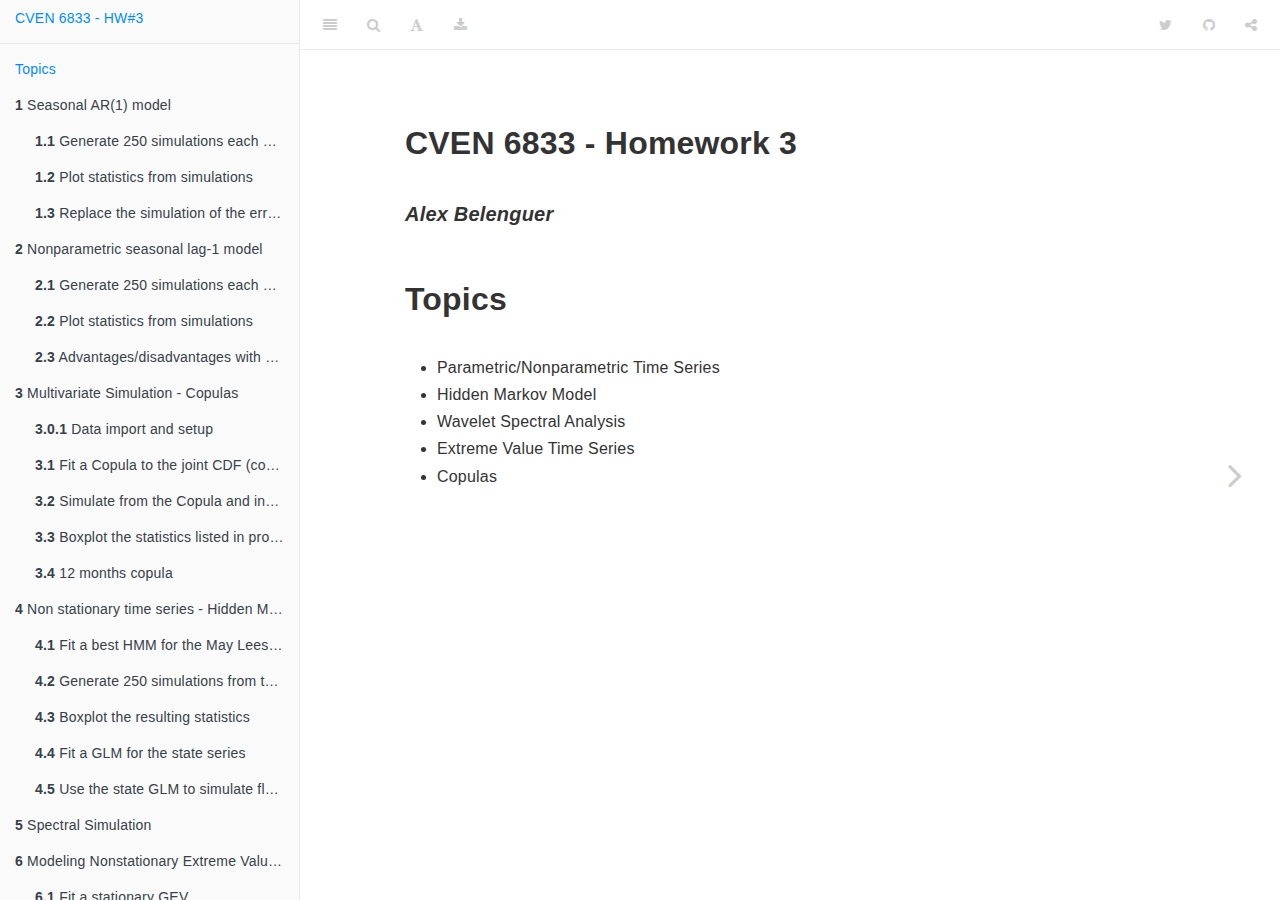
<file: docs/index.html>
<!DOCTYPE html>
<html >

<head>

  <meta charset="UTF-8">
  <meta http-equiv="X-UA-Compatible" content="IE=edge">
  <title>CVEN 6833 - Homework 3</title>
  <meta name="description" content="Code and output for Homework Set 3">
  <meta name="generator" content="bookdown 0.7 and GitBook 2.6.7">

  <meta property="og:title" content="CVEN 6833 - Homework 3" />
  <meta property="og:type" content="book" />
  
  
  <meta property="og:description" content="Code and output for Homework Set 3" />
  <meta name="github-repo" content="albegon1/CVEN6833-HW3" />

  <meta name="twitter:card" content="summary" />
  <meta name="twitter:title" content="CVEN 6833 - Homework 3" />
  
  <meta name="twitter:description" content="Code and output for Homework Set 3" />
  

<meta name="author" content="Alex Belenguer">



  <meta name="viewport" content="width=device-width, initial-scale=1">
  <meta name="apple-mobile-web-app-capable" content="yes">
  <meta name="apple-mobile-web-app-status-bar-style" content="black">
  
  

<link rel="next" href="seasonal-ar1-model.html">
<script src="libs/jquery-2.2.3/jquery.min.js"></script>
<link href="libs/gitbook-2.6.7/css/style.css" rel="stylesheet" />
<link href="libs/gitbook-2.6.7/css/plugin-bookdown.css" rel="stylesheet" />
<link href="libs/gitbook-2.6.7/css/plugin-highlight.css" rel="stylesheet" />
<link href="libs/gitbook-2.6.7/css/plugin-search.css" rel="stylesheet" />
<link href="libs/gitbook-2.6.7/css/plugin-fontsettings.css" rel="stylesheet" />









<style type="text/css">
div.sourceCode { overflow-x: auto; }
table.sourceCode, tr.sourceCode, td.lineNumbers, td.sourceCode {
  margin: 0; padding: 0; vertical-align: baseline; border: none; }
table.sourceCode { width: 100%; line-height: 100%; }
td.lineNumbers { text-align: right; padding-right: 4px; padding-left: 4px; color: #aaaaaa; border-right: 1px solid #aaaaaa; }
td.sourceCode { padding-left: 5px; }
code > span.kw { color: #007020; font-weight: bold; } /* Keyword */
code > span.dt { color: #902000; } /* DataType */
code > span.dv { color: #40a070; } /* DecVal */
code > span.bn { color: #40a070; } /* BaseN */
code > span.fl { color: #40a070; } /* Float */
code > span.ch { color: #4070a0; } /* Char */
code > span.st { color: #4070a0; } /* String */
code > span.co { color: #60a0b0; font-style: italic; } /* Comment */
code > span.ot { color: #007020; } /* Other */
code > span.al { color: #ff0000; font-weight: bold; } /* Alert */
code > span.fu { color: #06287e; } /* Function */
code > span.er { color: #ff0000; font-weight: bold; } /* Error */
code > span.wa { color: #60a0b0; font-weight: bold; font-style: italic; } /* Warning */
code > span.cn { color: #880000; } /* Constant */
code > span.sc { color: #4070a0; } /* SpecialChar */
code > span.vs { color: #4070a0; } /* VerbatimString */
code > span.ss { color: #bb6688; } /* SpecialString */
code > span.im { } /* Import */
code > span.va { color: #19177c; } /* Variable */
code > span.cf { color: #007020; font-weight: bold; } /* ControlFlow */
code > span.op { color: #666666; } /* Operator */
code > span.bu { } /* BuiltIn */
code > span.ex { } /* Extension */
code > span.pp { color: #bc7a00; } /* Preprocessor */
code > span.at { color: #7d9029; } /* Attribute */
code > span.do { color: #ba2121; font-style: italic; } /* Documentation */
code > span.an { color: #60a0b0; font-weight: bold; font-style: italic; } /* Annotation */
code > span.cv { color: #60a0b0; font-weight: bold; font-style: italic; } /* CommentVar */
code > span.in { color: #60a0b0; font-weight: bold; font-style: italic; } /* Information */
</style>

<link rel="stylesheet" href="style.css" type="text/css" />
</head>

<body>



  <div class="book without-animation with-summary font-size-2 font-family-1" data-basepath=".">

    <div class="book-summary">
      <nav role="navigation">

<ul class="summary">
<li><a href="./">CVEN 6833 - HW#3</a></li>

<li class="divider"></li>
<li class="chapter" data-level="" data-path="index.html"><a href="index.html"><i class="fa fa-check"></i>Topics</a></li>
<li class="chapter" data-level="1" data-path="seasonal-ar1-model.html"><a href="seasonal-ar1-model.html"><i class="fa fa-check"></i><b>1</b> Seasonal AR(1) model</a><ul>
<li class="chapter" data-level="1.1" data-path="seasonal-ar1-model.html"><a href="seasonal-ar1-model.html#generate-250-simulations-each-of-same-length-as-the-historical-data."><i class="fa fa-check"></i><b>1.1</b> Generate 250 simulations each of same length as the historical data.</a></li>
<li class="chapter" data-level="1.2" data-path="seasonal-ar1-model.html"><a href="seasonal-ar1-model.html#plot-statistics-from-simulations"><i class="fa fa-check"></i><b>1.2</b> Plot statistics from simulations</a></li>
<li class="chapter" data-level="1.3" data-path="seasonal-ar1-model.html"><a href="seasonal-ar1-model.html#replace-the-simulation-of-the-errors-or-innovations-from-normal-to-gamma"><i class="fa fa-check"></i><b>1.3</b> Replace the simulation of the errors (or innovations) from Normal to Gamma</a></li>
</ul></li>
<li class="chapter" data-level="2" data-path="nonparametric-seasonal-lag-1-model.html"><a href="nonparametric-seasonal-lag-1-model.html"><i class="fa fa-check"></i><b>2</b> Nonparametric seasonal lag-1 model</a><ul>
<li class="chapter" data-level="2.1" data-path="nonparametric-seasonal-lag-1-model.html"><a href="nonparametric-seasonal-lag-1-model.html#generate-250-simulations-each-of-same-length-as-the-historical-data.-1"><i class="fa fa-check"></i><b>2.1</b> Generate 250 simulations each of same length as the historical data.</a></li>
<li class="chapter" data-level="2.2" data-path="nonparametric-seasonal-lag-1-model.html"><a href="nonparametric-seasonal-lag-1-model.html#plot-statistics-from-simulations-1"><i class="fa fa-check"></i><b>2.2</b> Plot statistics from simulations</a></li>
<li class="chapter" data-level="2.3" data-path="nonparametric-seasonal-lag-1-model.html"><a href="nonparametric-seasonal-lag-1-model.html#advantagesdisadvantages-with-a-nonparametric-approach."><i class="fa fa-check"></i><b>2.3</b> Advantages/disadvantages with a nonparametric approach.</a></li>
</ul></li>
<li class="chapter" data-level="3" data-path="multivariate-simulation-copulas.html"><a href="multivariate-simulation-copulas.html"><i class="fa fa-check"></i><b>3</b> Multivariate Simulation - Copulas</a><ul>
<li class="chapter" data-level="3.0.1" data-path="multivariate-simulation-copulas.html"><a href="multivariate-simulation-copulas.html#data-import-and-setup"><i class="fa fa-check"></i><b>3.0.1</b> Data import and setup</a></li>
<li class="chapter" data-level="3.1" data-path="multivariate-simulation-copulas.html"><a href="multivariate-simulation-copulas.html#fit-a-copula-to-the-joint-cdf-copula-by-pairs"><i class="fa fa-check"></i><b>3.1</b> Fit a Copula to the joint CDF (copula by pairs)</a></li>
<li class="chapter" data-level="3.2" data-path="multivariate-simulation-copulas.html"><a href="multivariate-simulation-copulas.html#simulate-from-the-copula-and-invert"><i class="fa fa-check"></i><b>3.2</b> Simulate from the Copula and invert</a></li>
<li class="chapter" data-level="3.3" data-path="multivariate-simulation-copulas.html"><a href="multivariate-simulation-copulas.html#boxplot-the-statistics-listed-in-problem-1-and-compare-with-the-results-from-the-previous-methods"><i class="fa fa-check"></i><b>3.3</b> Boxplot the statistics listed in problem 1 and compare with the results from the previous methods</a></li>
<li class="chapter" data-level="3.4" data-path="multivariate-simulation-copulas.html"><a href="multivariate-simulation-copulas.html#months-copula"><i class="fa fa-check"></i><b>3.4</b> 12 months copula</a></li>
</ul></li>
<li class="chapter" data-level="4" data-path="non-stationary-time-series-hidden-markov-model.html"><a href="non-stationary-time-series-hidden-markov-model.html"><i class="fa fa-check"></i><b>4</b> Non stationary time series - Hidden Markov Model</a><ul>
<li class="chapter" data-level="4.1" data-path="non-stationary-time-series-hidden-markov-model.html"><a href="non-stationary-time-series-hidden-markov-model.html#fit-a-best-hmm-for-the-may-lees-ferry-streamflow"><i class="fa fa-check"></i><b>4.1</b> Fit a best HMM for the May Lees Ferry streamflow</a></li>
<li class="chapter" data-level="4.2" data-path="non-stationary-time-series-hidden-markov-model.html"><a href="non-stationary-time-series-hidden-markov-model.html#generate-250-simulations-from-the-fitted-hmm"><i class="fa fa-check"></i><b>4.2</b> Generate 250 simulations from the fitted HMM</a></li>
<li class="chapter" data-level="4.3" data-path="non-stationary-time-series-hidden-markov-model.html"><a href="non-stationary-time-series-hidden-markov-model.html#boxplot-the-resulting-statistics"><i class="fa fa-check"></i><b>4.3</b> Boxplot the resulting statistics</a></li>
<li class="chapter" data-level="4.4" data-path="non-stationary-time-series-hidden-markov-model.html"><a href="non-stationary-time-series-hidden-markov-model.html#fit-a-glm-for-the-state-series"><i class="fa fa-check"></i><b>4.4</b> Fit a GLM for the state series</a></li>
<li class="chapter" data-level="4.5" data-path="non-stationary-time-series-hidden-markov-model.html"><a href="non-stationary-time-series-hidden-markov-model.html#use-the-state-glm-to-simulate-flows-from-the-component-distribution"><i class="fa fa-check"></i><b>4.5</b> Use the state GLM to simulate flows from the component distribution</a></li>
</ul></li>
<li class="chapter" data-level="5" data-path="spectral-simulation.html"><a href="spectral-simulation.html"><i class="fa fa-check"></i><b>5</b> Spectral Simulation</a></li>
<li class="chapter" data-level="6" data-path="modeling-nonstationary-extreme-value-time-series.html"><a href="modeling-nonstationary-extreme-value-time-series.html"><i class="fa fa-check"></i><b>6</b> Modeling Nonstationary Extreme Value Time series</a><ul>
<li class="chapter" data-level="6.1" data-path="modeling-nonstationary-extreme-value-time-series.html"><a href="modeling-nonstationary-extreme-value-time-series.html#fit-a-stationary-gev"><i class="fa fa-check"></i><b>6.1</b> Fit a stationary GEV</a></li>
<li class="chapter" data-level="6.2" data-path="modeling-nonstationary-extreme-value-time-series.html"><a href="modeling-nonstationary-extreme-value-time-series.html#fit-a-best-nonstationary-gev-model"><i class="fa fa-check"></i><b>6.2</b> Fit a best nonstationary GEV model</a></li>
<li class="chapter" data-level="6.3" data-path="modeling-nonstationary-extreme-value-time-series.html"><a href="modeling-nonstationary-extreme-value-time-series.html#repeat-by-varying-scale-and-location"><i class="fa fa-check"></i><b>6.3</b> Repeat by varying scale and location</a></li>
<li class="chapter" data-level="6.4" data-path="modeling-nonstationary-extreme-value-time-series.html"><a href="modeling-nonstationary-extreme-value-time-series.html#plot-the-results"><i class="fa fa-check"></i><b>6.4</b> Plot the results</a></li>
</ul></li>
<li class="chapter" data-level="7" data-path="use-of-hidden-markov-models-for-forecasting.html"><a href="use-of-hidden-markov-models-for-forecasting.html"><i class="fa fa-check"></i><b>7</b> Use of Hidden Markov Models for forecasting</a><ul>
<li class="chapter" data-level="7.1" data-path="use-of-hidden-markov-models-for-forecasting.html"><a href="use-of-hidden-markov-models-for-forecasting.html#fit-a-best-hmm-model-for-the-spring-season-flows"><i class="fa fa-check"></i><b>7.1</b> Fit a best HMM model for the spring season flows</a></li>
<li class="chapter" data-level="7.2" data-path="use-of-hidden-markov-models-for-forecasting.html"><a href="use-of-hidden-markov-models-for-forecasting.html#generate-250-simulations-each-of-same-length-as-the-historical-data"><i class="fa fa-check"></i><b>7.2</b> Generate 250 simulations each of same length as the historical data</a></li>
<li class="chapter" data-level="7.3" data-path="use-of-hidden-markov-models-for-forecasting.html"><a href="use-of-hidden-markov-models-for-forecasting.html#fit-a-best-glm-to-the-state-sequence"><i class="fa fa-check"></i><b>7.3</b> Fit a best GLM to the state sequence</a></li>
<li class="chapter" data-level="7.4" data-path="use-of-hidden-markov-models-for-forecasting.html"><a href="use-of-hidden-markov-models-for-forecasting.html#for-each-year-based-on-the-predictors-obtain-the-probabilities-of-the-states"><i class="fa fa-check"></i><b>7.4</b> For each year based on the predictors, obtain the probabilities of the states</a></li>
<li class="chapter" data-level="7.5" data-path="use-of-hidden-markov-models-for-forecasting.html"><a href="use-of-hidden-markov-models-for-forecasting.html#using-these-state-probabilities-simulate-flow-from-the-corresponding-state-pdfs"><i class="fa fa-check"></i><b>7.5</b> Using these state probabilities, simulate flow from the corresponding state PDFs</a></li>
<li class="chapter" data-level="7.6" data-path="use-of-hidden-markov-models-for-forecasting.html"><a href="use-of-hidden-markov-models-for-forecasting.html#compute-the-median-and-compare-with-the-observed-flow.-compute-rpss-at-the-terciles."><i class="fa fa-check"></i><b>7.6</b> Compute the median and compare with the observed flow. Compute RPSS at the terciles.</a></li>
<li class="chapter" data-level="7.7" data-path="use-of-hidden-markov-models-for-forecasting.html"><a href="use-of-hidden-markov-models-for-forecasting.html#make-blind-predictions-from-2001-and-on"><i class="fa fa-check"></i><b>7.7</b> Make blind predictions from 2001 and on</a><ul>
<li class="chapter" data-level="7.7.1" data-path="use-of-hidden-markov-models-for-forecasting.html"><a href="use-of-hidden-markov-models-for-forecasting.html#correlation-of-median-streamflows"><i class="fa fa-check"></i><b>7.7.1</b> Correlation of median streamflows</a></li>
<li class="chapter" data-level="7.7.2" data-path="use-of-hidden-markov-models-for-forecasting.html"><a href="use-of-hidden-markov-models-for-forecasting.html#rpss"><i class="fa fa-check"></i><b>7.7.2</b> RPSS</a></li>
</ul></li>
<li class="chapter" data-level="7.8" data-path="use-of-hidden-markov-models-for-forecasting.html"><a href="use-of-hidden-markov-models-for-forecasting.html#functions-from-lib.r"><i class="fa fa-check"></i><b>7.8</b> Functions from lib.R</a></li>
</ul></li>
<li class="chapter" data-level="8" data-path="singular-spectrum-analysis-diagnostics-forecasting.html"><a href="singular-spectrum-analysis-diagnostics-forecasting.html"><i class="fa fa-check"></i><b>8</b> Singular Spectrum Analysis – Diagnostics &amp; Forecasting</a><ul>
<li class="chapter" data-level="8.1" data-path="singular-spectrum-analysis-diagnostics-forecasting.html"><a href="singular-spectrum-analysis-diagnostics-forecasting.html#ssa-on-time-frame-window"><i class="fa fa-check"></i><b>8.1</b> SSA on time frame window</a></li>
<li class="chapter" data-level="8.2" data-path="singular-spectrum-analysis-diagnostics-forecasting.html"><a href="singular-spectrum-analysis-diagnostics-forecasting.html#prediction-use-ar-models-to-fit-rpc-and-predict-2001---2016-streamflows"><i class="fa fa-check"></i><b>8.2</b> Prediction: Use AR models to fit RPC and predict 2001 - 2016 streamflows</a><ul>
<li class="chapter" data-level="8.2.1" data-path="singular-spectrum-analysis-diagnostics-forecasting.html"><a href="singular-spectrum-analysis-diagnostics-forecasting.html#perform-ssa-until-2001"><i class="fa fa-check"></i><b>8.2.1</b> Perform SSA until 2001</a></li>
<li class="chapter" data-level="8.2.2" data-path="singular-spectrum-analysis-diagnostics-forecasting.html"><a href="singular-spectrum-analysis-diagnostics-forecasting.html#ar-model-for-dominant-modes"><i class="fa fa-check"></i><b>8.2.2</b> AR model for dominant modes</a></li>
</ul></li>
</ul></li>
<li class="divider"></li>
<li><a href="https://github.com/rstudio/bookdown" target="blank">Published with bookdown</a></li> 

</ul>

      </nav>
    </div>

    <div class="book-body">
      <div class="body-inner">
        <div class="book-header" role="navigation">
          <h1>
            <i class="fa fa-circle-o-notch fa-spin"></i><a href="./">CVEN 6833 - Homework 3</a>
          </h1>
        </div>

        <div class="page-wrapper" tabindex="-1" role="main">
          <div class="page-inner">

            <section class="normal" id="section-">
<div id="header">
<h1 class="title">CVEN 6833 - Homework 3</h1>
<h4 class="author"><em>Alex Belenguer</em></h4>
</div>
<div id="topics" class="section level1 unnumbered">
<h1>Topics</h1>
<ul>
<li>Parametric/Nonparametric Time Series</li>
<li>Hidden Markov Model</li>
<li>Wavelet Spectral Analysis</li>
<li>Extreme Value Time Series</li>
<li>Copulas</li>
</ul>

</div>
            </section>

          </div>
        </div>
      </div>

<a href="seasonal-ar1-model.html" class="navigation navigation-next navigation-unique" aria-label="Next page"><i class="fa fa-angle-right"></i></a>
    </div>
  </div>
<script src="libs/gitbook-2.6.7/js/app.min.js"></script>
<script src="libs/gitbook-2.6.7/js/lunr.js"></script>
<script src="libs/gitbook-2.6.7/js/plugin-search.js"></script>
<script src="libs/gitbook-2.6.7/js/plugin-sharing.js"></script>
<script src="libs/gitbook-2.6.7/js/plugin-fontsettings.js"></script>
<script src="libs/gitbook-2.6.7/js/plugin-bookdown.js"></script>
<script src="libs/gitbook-2.6.7/js/jquery.highlight.js"></script>
<script>
gitbook.require(["gitbook"], function(gitbook) {
gitbook.start({
"sharing": {
"github": true,
"facebook": false,
"twitter": true,
"google": false,
"linkedin": false,
"weibo": false,
"instapper": false,
"vk": false,
"all": ["facebook", "google", "twitter", "linkedin", "weibo", "instapaper"]
},
"fontsettings": {
"theme": "white",
"family": "sans",
"size": 2
},
"edit": {
"link": null,
"text": null
},
"download": ["CVEN 6833 - HW3.pdf", "CVEN 6833 - HW3.epub", "CVEN 6833 - HW3.mobi"],
"toc": {
"collapse": "subsection",
"scroll_highlight": true
}
});
});
</script>

</body>

</html>
</file>
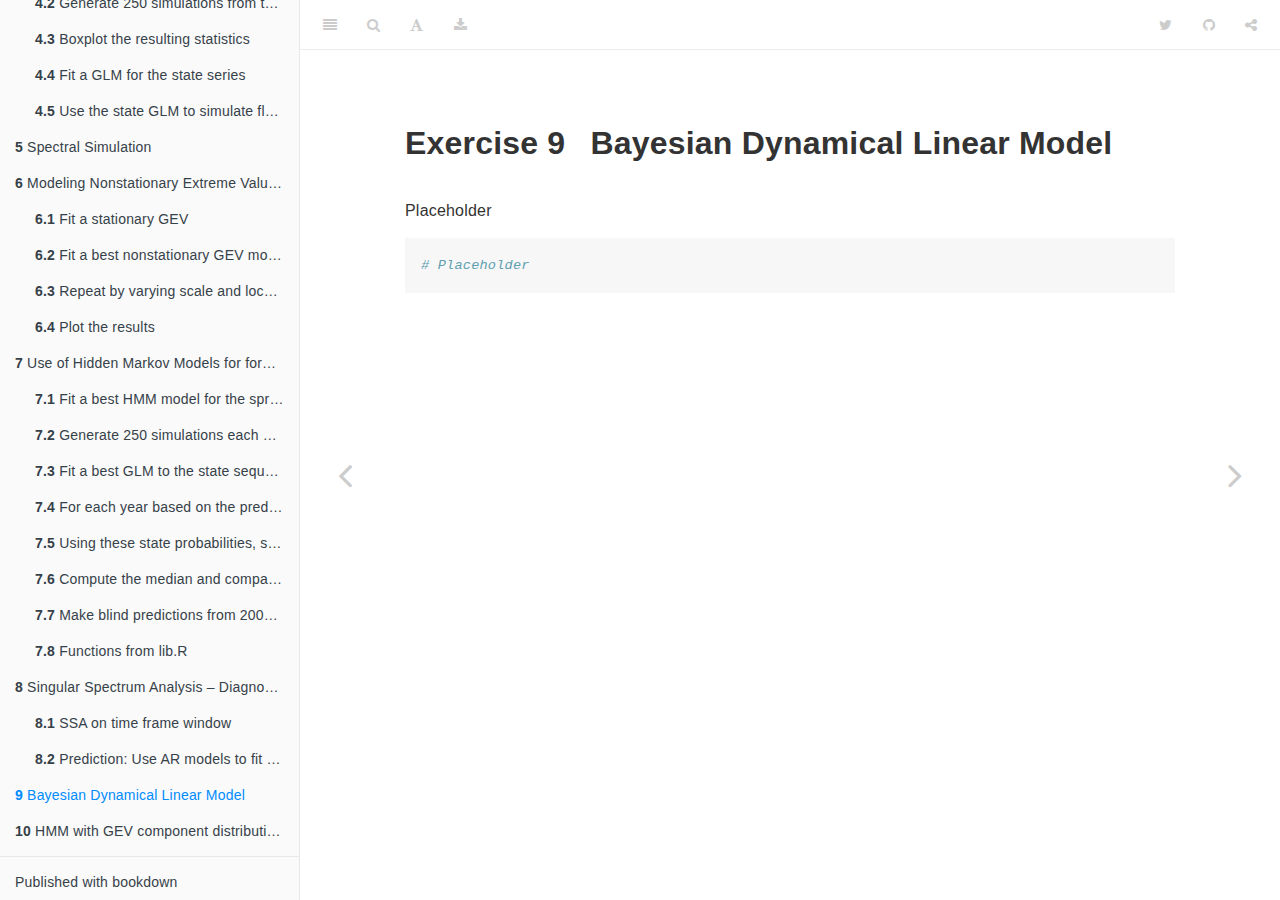
<file: docs/bayesian-dynamical-linear-model.html>
<!DOCTYPE html>
<html >

<head>

  <meta charset="UTF-8">
  <meta http-equiv="X-UA-Compatible" content="IE=edge">
  <title>CVEN 6833 - Homework 3</title>
  <meta name="description" content="Code and output for Homework Set 3">
  <meta name="generator" content="bookdown 0.7 and GitBook 2.6.7">

  <meta property="og:title" content="CVEN 6833 - Homework 3" />
  <meta property="og:type" content="book" />
  
  
  <meta property="og:description" content="Code and output for Homework Set 3" />
  <meta name="github-repo" content="albegon1/CVEN6833-HW3" />

  <meta name="twitter:card" content="summary" />
  <meta name="twitter:title" content="CVEN 6833 - Homework 3" />
  
  <meta name="twitter:description" content="Code and output for Homework Set 3" />
  

<meta name="author" content="Alex Belenguer">



  <meta name="viewport" content="width=device-width, initial-scale=1">
  <meta name="apple-mobile-web-app-capable" content="yes">
  <meta name="apple-mobile-web-app-status-bar-style" content="black">
  
  
<link rel="prev" href="singular-spectrum-analysis-diagnostics-forecasting.html">
<link rel="next" href="hmm-with-gev-component-distributions.html">
<script src="libs/jquery-2.2.3/jquery.min.js"></script>
<link href="libs/gitbook-2.6.7/css/style.css" rel="stylesheet" />
<link href="libs/gitbook-2.6.7/css/plugin-bookdown.css" rel="stylesheet" />
<link href="libs/gitbook-2.6.7/css/plugin-highlight.css" rel="stylesheet" />
<link href="libs/gitbook-2.6.7/css/plugin-search.css" rel="stylesheet" />
<link href="libs/gitbook-2.6.7/css/plugin-fontsettings.css" rel="stylesheet" />









<style type="text/css">
div.sourceCode { overflow-x: auto; }
table.sourceCode, tr.sourceCode, td.lineNumbers, td.sourceCode {
  margin: 0; padding: 0; vertical-align: baseline; border: none; }
table.sourceCode { width: 100%; line-height: 100%; }
td.lineNumbers { text-align: right; padding-right: 4px; padding-left: 4px; color: #aaaaaa; border-right: 1px solid #aaaaaa; }
td.sourceCode { padding-left: 5px; }
code > span.kw { color: #007020; font-weight: bold; } /* Keyword */
code > span.dt { color: #902000; } /* DataType */
code > span.dv { color: #40a070; } /* DecVal */
code > span.bn { color: #40a070; } /* BaseN */
code > span.fl { color: #40a070; } /* Float */
code > span.ch { color: #4070a0; } /* Char */
code > span.st { color: #4070a0; } /* String */
code > span.co { color: #60a0b0; font-style: italic; } /* Comment */
code > span.ot { color: #007020; } /* Other */
code > span.al { color: #ff0000; font-weight: bold; } /* Alert */
code > span.fu { color: #06287e; } /* Function */
code > span.er { color: #ff0000; font-weight: bold; } /* Error */
code > span.wa { color: #60a0b0; font-weight: bold; font-style: italic; } /* Warning */
code > span.cn { color: #880000; } /* Constant */
code > span.sc { color: #4070a0; } /* SpecialChar */
code > span.vs { color: #4070a0; } /* VerbatimString */
code > span.ss { color: #bb6688; } /* SpecialString */
code > span.im { } /* Import */
code > span.va { color: #19177c; } /* Variable */
code > span.cf { color: #007020; font-weight: bold; } /* ControlFlow */
code > span.op { color: #666666; } /* Operator */
code > span.bu { } /* BuiltIn */
code > span.ex { } /* Extension */
code > span.pp { color: #bc7a00; } /* Preprocessor */
code > span.at { color: #7d9029; } /* Attribute */
code > span.do { color: #ba2121; font-style: italic; } /* Documentation */
code > span.an { color: #60a0b0; font-weight: bold; font-style: italic; } /* Annotation */
code > span.cv { color: #60a0b0; font-weight: bold; font-style: italic; } /* CommentVar */
code > span.in { color: #60a0b0; font-weight: bold; font-style: italic; } /* Information */
</style>

<link rel="stylesheet" href="style.css" type="text/css" />
</head>

<body>



  <div class="book without-animation with-summary font-size-2 font-family-1" data-basepath=".">

    <div class="book-summary">
      <nav role="navigation">

<ul class="summary">
<li><a href="./">CVEN 6833 - HW#3</a></li>

<li class="divider"></li>
<li class="chapter" data-level="" data-path="index.html"><a href="index.html"><i class="fa fa-check"></i>Topics</a></li>
<li class="chapter" data-level="1" data-path="seasonal-ar1-model.html"><a href="seasonal-ar1-model.html"><i class="fa fa-check"></i><b>1</b> Seasonal AR(1) model</a><ul>
<li class="chapter" data-level="1.1" data-path="seasonal-ar1-model.html"><a href="seasonal-ar1-model.html#generate-250-simulations-each-of-same-length-as-the-historical-data."><i class="fa fa-check"></i><b>1.1</b> Generate 250 simulations each of same length as the historical data.</a></li>
<li class="chapter" data-level="1.2" data-path="seasonal-ar1-model.html"><a href="seasonal-ar1-model.html#plot-statistics-from-simulations"><i class="fa fa-check"></i><b>1.2</b> Plot statistics from simulations</a></li>
<li class="chapter" data-level="1.3" data-path="seasonal-ar1-model.html"><a href="seasonal-ar1-model.html#replace-the-simulation-of-the-errors-or-innovations-from-normal-to-gamma"><i class="fa fa-check"></i><b>1.3</b> Replace the simulation of the errors (or innovations) from Normal to Gamma</a></li>
</ul></li>
<li class="chapter" data-level="2" data-path="nonparametric-seasonal-lag-1-model.html"><a href="nonparametric-seasonal-lag-1-model.html"><i class="fa fa-check"></i><b>2</b> Nonparametric seasonal lag-1 model</a><ul>
<li class="chapter" data-level="2.1" data-path="nonparametric-seasonal-lag-1-model.html"><a href="nonparametric-seasonal-lag-1-model.html#generate-250-simulations-each-of-same-length-as-the-historical-data.-1"><i class="fa fa-check"></i><b>2.1</b> Generate 250 simulations each of same length as the historical data.</a></li>
<li class="chapter" data-level="2.2" data-path="nonparametric-seasonal-lag-1-model.html"><a href="nonparametric-seasonal-lag-1-model.html#plot-statistics-from-simulations-1"><i class="fa fa-check"></i><b>2.2</b> Plot statistics from simulations</a></li>
<li class="chapter" data-level="2.3" data-path="nonparametric-seasonal-lag-1-model.html"><a href="nonparametric-seasonal-lag-1-model.html#advantagesdisadvantages-with-a-nonparametric-approach."><i class="fa fa-check"></i><b>2.3</b> Advantages/disadvantages with a nonparametric approach.</a></li>
</ul></li>
<li class="chapter" data-level="3" data-path="multivariate-simulation-copulas.html"><a href="multivariate-simulation-copulas.html"><i class="fa fa-check"></i><b>3</b> Multivariate Simulation - Copulas</a><ul>
<li class="chapter" data-level="3.0.1" data-path="multivariate-simulation-copulas.html"><a href="multivariate-simulation-copulas.html#data-import-and-setup"><i class="fa fa-check"></i><b>3.0.1</b> Data import and setup</a></li>
<li class="chapter" data-level="3.1" data-path="multivariate-simulation-copulas.html"><a href="multivariate-simulation-copulas.html#fit-a-copula-to-the-joint-cdf-copula-by-pairs"><i class="fa fa-check"></i><b>3.1</b> Fit a Copula to the joint CDF (copula by pairs)</a></li>
<li class="chapter" data-level="3.2" data-path="multivariate-simulation-copulas.html"><a href="multivariate-simulation-copulas.html#simulate-from-the-copula-and-invert"><i class="fa fa-check"></i><b>3.2</b> Simulate from the Copula and invert</a></li>
<li class="chapter" data-level="3.3" data-path="multivariate-simulation-copulas.html"><a href="multivariate-simulation-copulas.html#boxplot-the-statistics-listed-in-problem-1-and-compare-with-the-results-from-the-previous-methods"><i class="fa fa-check"></i><b>3.3</b> Boxplot the statistics listed in problem 1 and compare with the results from the previous methods</a></li>
<li class="chapter" data-level="3.4" data-path="multivariate-simulation-copulas.html"><a href="multivariate-simulation-copulas.html#months-copula"><i class="fa fa-check"></i><b>3.4</b> 12 months copula</a></li>
</ul></li>
<li class="chapter" data-level="4" data-path="non-stationary-time-series-hidden-markov-model.html"><a href="non-stationary-time-series-hidden-markov-model.html"><i class="fa fa-check"></i><b>4</b> Non stationary time series - Hidden Markov Model</a><ul>
<li class="chapter" data-level="4.1" data-path="non-stationary-time-series-hidden-markov-model.html"><a href="non-stationary-time-series-hidden-markov-model.html#fit-a-best-hmm-for-the-may-lees-ferry-streamflow"><i class="fa fa-check"></i><b>4.1</b> Fit a best HMM for the May Lees Ferry streamflow</a></li>
<li class="chapter" data-level="4.2" data-path="non-stationary-time-series-hidden-markov-model.html"><a href="non-stationary-time-series-hidden-markov-model.html#generate-250-simulations-from-the-fitted-hmm"><i class="fa fa-check"></i><b>4.2</b> Generate 250 simulations from the fitted HMM</a></li>
<li class="chapter" data-level="4.3" data-path="non-stationary-time-series-hidden-markov-model.html"><a href="non-stationary-time-series-hidden-markov-model.html#boxplot-the-resulting-statistics"><i class="fa fa-check"></i><b>4.3</b> Boxplot the resulting statistics</a></li>
<li class="chapter" data-level="4.4" data-path="non-stationary-time-series-hidden-markov-model.html"><a href="non-stationary-time-series-hidden-markov-model.html#fit-a-glm-for-the-state-series"><i class="fa fa-check"></i><b>4.4</b> Fit a GLM for the state series</a></li>
<li class="chapter" data-level="4.5" data-path="non-stationary-time-series-hidden-markov-model.html"><a href="non-stationary-time-series-hidden-markov-model.html#use-the-state-glm-to-simulate-flows-from-the-component-distribution"><i class="fa fa-check"></i><b>4.5</b> Use the state GLM to simulate flows from the component distribution</a></li>
</ul></li>
<li class="chapter" data-level="5" data-path="spectral-simulation.html"><a href="spectral-simulation.html"><i class="fa fa-check"></i><b>5</b> Spectral Simulation</a></li>
<li class="chapter" data-level="6" data-path="modeling-nonstationary-extreme-value-time-series.html"><a href="modeling-nonstationary-extreme-value-time-series.html"><i class="fa fa-check"></i><b>6</b> Modeling Nonstationary Extreme Value Time series</a><ul>
<li class="chapter" data-level="6.1" data-path="modeling-nonstationary-extreme-value-time-series.html"><a href="modeling-nonstationary-extreme-value-time-series.html#fit-a-stationary-gev"><i class="fa fa-check"></i><b>6.1</b> Fit a stationary GEV</a></li>
<li class="chapter" data-level="6.2" data-path="modeling-nonstationary-extreme-value-time-series.html"><a href="modeling-nonstationary-extreme-value-time-series.html#fit-a-best-nonstationary-gev-model"><i class="fa fa-check"></i><b>6.2</b> Fit a best nonstationary GEV model</a></li>
<li class="chapter" data-level="6.3" data-path="modeling-nonstationary-extreme-value-time-series.html"><a href="modeling-nonstationary-extreme-value-time-series.html#repeat-by-varying-scale-and-location"><i class="fa fa-check"></i><b>6.3</b> Repeat by varying scale and location</a></li>
<li class="chapter" data-level="6.4" data-path="modeling-nonstationary-extreme-value-time-series.html"><a href="modeling-nonstationary-extreme-value-time-series.html#plot-the-results"><i class="fa fa-check"></i><b>6.4</b> Plot the results</a></li>
</ul></li>
<li class="chapter" data-level="7" data-path="use-of-hidden-markov-models-for-forecasting.html"><a href="use-of-hidden-markov-models-for-forecasting.html"><i class="fa fa-check"></i><b>7</b> Use of Hidden Markov Models for forecasting</a><ul>
<li class="chapter" data-level="7.1" data-path="use-of-hidden-markov-models-for-forecasting.html"><a href="use-of-hidden-markov-models-for-forecasting.html#fit-a-best-hmm-model-for-the-spring-season-flows"><i class="fa fa-check"></i><b>7.1</b> Fit a best HMM model for the spring season flows</a></li>
<li class="chapter" data-level="7.2" data-path="use-of-hidden-markov-models-for-forecasting.html"><a href="use-of-hidden-markov-models-for-forecasting.html#generate-250-simulations-each-of-same-length-as-the-historical-data"><i class="fa fa-check"></i><b>7.2</b> Generate 250 simulations each of same length as the historical data</a></li>
<li class="chapter" data-level="7.3" data-path="use-of-hidden-markov-models-for-forecasting.html"><a href="use-of-hidden-markov-models-for-forecasting.html#fit-a-best-glm-to-the-state-sequence"><i class="fa fa-check"></i><b>7.3</b> Fit a best GLM to the state sequence</a></li>
<li class="chapter" data-level="7.4" data-path="use-of-hidden-markov-models-for-forecasting.html"><a href="use-of-hidden-markov-models-for-forecasting.html#for-each-year-based-on-the-predictors-obtain-the-probabilities-of-the-states"><i class="fa fa-check"></i><b>7.4</b> For each year based on the predictors, obtain the probabilities of the states</a></li>
<li class="chapter" data-level="7.5" data-path="use-of-hidden-markov-models-for-forecasting.html"><a href="use-of-hidden-markov-models-for-forecasting.html#using-these-state-probabilities-simulate-flow-from-the-corresponding-state-pdfs"><i class="fa fa-check"></i><b>7.5</b> Using these state probabilities, simulate flow from the corresponding state PDFs</a></li>
<li class="chapter" data-level="7.6" data-path="use-of-hidden-markov-models-for-forecasting.html"><a href="use-of-hidden-markov-models-for-forecasting.html#compute-the-median-and-compare-with-the-observed-flow.-compute-rpss-at-the-terciles."><i class="fa fa-check"></i><b>7.6</b> Compute the median and compare with the observed flow. Compute RPSS at the terciles.</a></li>
<li class="chapter" data-level="7.7" data-path="use-of-hidden-markov-models-for-forecasting.html"><a href="use-of-hidden-markov-models-for-forecasting.html#make-blind-predictions-from-2001-and-on"><i class="fa fa-check"></i><b>7.7</b> Make blind predictions from 2001 and on</a><ul>
<li class="chapter" data-level="7.7.1" data-path="use-of-hidden-markov-models-for-forecasting.html"><a href="use-of-hidden-markov-models-for-forecasting.html#correlation-of-median-streamflows"><i class="fa fa-check"></i><b>7.7.1</b> Correlation of median streamflows</a></li>
<li class="chapter" data-level="7.7.2" data-path="use-of-hidden-markov-models-for-forecasting.html"><a href="use-of-hidden-markov-models-for-forecasting.html#rpss"><i class="fa fa-check"></i><b>7.7.2</b> RPSS</a></li>
</ul></li>
<li class="chapter" data-level="7.8" data-path="use-of-hidden-markov-models-for-forecasting.html"><a href="use-of-hidden-markov-models-for-forecasting.html#functions-from-lib.r"><i class="fa fa-check"></i><b>7.8</b> Functions from lib.R</a></li>
</ul></li>
<li class="chapter" data-level="8" data-path="singular-spectrum-analysis-diagnostics-forecasting.html"><a href="singular-spectrum-analysis-diagnostics-forecasting.html"><i class="fa fa-check"></i><b>8</b> Singular Spectrum Analysis – Diagnostics &amp; Forecasting</a><ul>
<li class="chapter" data-level="8.1" data-path="singular-spectrum-analysis-diagnostics-forecasting.html"><a href="singular-spectrum-analysis-diagnostics-forecasting.html#ssa-on-time-frame-window"><i class="fa fa-check"></i><b>8.1</b> SSA on time frame window</a></li>
<li class="chapter" data-level="8.2" data-path="singular-spectrum-analysis-diagnostics-forecasting.html"><a href="singular-spectrum-analysis-diagnostics-forecasting.html#prediction-use-ar-models-to-fit-rpc-and-predict-2001---2016-streamflows"><i class="fa fa-check"></i><b>8.2</b> Prediction: Use AR models to fit RPC and predict 2001 - 2016 streamflows</a><ul>
<li class="chapter" data-level="8.2.1" data-path="singular-spectrum-analysis-diagnostics-forecasting.html"><a href="singular-spectrum-analysis-diagnostics-forecasting.html#perform-ssa-until-2001"><i class="fa fa-check"></i><b>8.2.1</b> Perform SSA until 2001</a></li>
<li class="chapter" data-level="8.2.2" data-path="singular-spectrum-analysis-diagnostics-forecasting.html"><a href="singular-spectrum-analysis-diagnostics-forecasting.html#ar-model-for-dominant-modes"><i class="fa fa-check"></i><b>8.2.2</b> AR model for dominant modes</a></li>
</ul></li>
</ul></li>
<li class="chapter" data-level="9" data-path="bayesian-dynamical-linear-model.html"><a href="bayesian-dynamical-linear-model.html"><i class="fa fa-check"></i><b>9</b> Bayesian Dynamical Linear Model</a></li>
<li class="chapter" data-level="10" data-path="hmm-with-gev-component-distributions.html"><a href="hmm-with-gev-component-distributions.html"><i class="fa fa-check"></i><b>10</b> HMM with GEV component distributions</a></li>
<li class="divider"></li>
<li><a href="https://github.com/rstudio/bookdown" target="blank">Published with bookdown</a></li> 

</ul>

      </nav>
    </div>

    <div class="book-body">
      <div class="body-inner">
        <div class="book-header" role="navigation">
          <h1>
            <i class="fa fa-circle-o-notch fa-spin"></i><a href="./">CVEN 6833 - Homework 3</a>
          </h1>
        </div>

        <div class="page-wrapper" tabindex="-1" role="main">
          <div class="page-inner">

            <section class="normal" id="section-">
<div id="bayesian-dynamical-linear-model" class="section level1">
<h1><span class="header-section-number">Exercise 9</span> Bayesian Dynamical Linear Model</h1>
<p>Placeholder</p>
<div class="sourceCode"><pre class="sourceCode r"><code class="sourceCode r"><span class="co"># Placeholder</span></code></pre></div>

</div>
            </section>

          </div>
        </div>
      </div>
<a href="singular-spectrum-analysis-diagnostics-forecasting.html" class="navigation navigation-prev " aria-label="Previous page"><i class="fa fa-angle-left"></i></a>
<a href="hmm-with-gev-component-distributions.html" class="navigation navigation-next " aria-label="Next page"><i class="fa fa-angle-right"></i></a>
    </div>
  </div>
<script src="libs/gitbook-2.6.7/js/app.min.js"></script>
<script src="libs/gitbook-2.6.7/js/lunr.js"></script>
<script src="libs/gitbook-2.6.7/js/plugin-search.js"></script>
<script src="libs/gitbook-2.6.7/js/plugin-sharing.js"></script>
<script src="libs/gitbook-2.6.7/js/plugin-fontsettings.js"></script>
<script src="libs/gitbook-2.6.7/js/plugin-bookdown.js"></script>
<script src="libs/gitbook-2.6.7/js/jquery.highlight.js"></script>
<script>
gitbook.require(["gitbook"], function(gitbook) {
gitbook.start({
"sharing": {
"github": true,
"facebook": false,
"twitter": true,
"google": false,
"linkedin": false,
"weibo": false,
"instapper": false,
"vk": false,
"all": ["facebook", "google", "twitter", "linkedin", "weibo", "instapaper"]
},
"fontsettings": {
"theme": "white",
"family": "sans",
"size": 2
},
"edit": {
"link": null,
"text": null
},
"download": ["CVEN 6833 - HW3.pdf", "CVEN 6833 - HW3.epub", "CVEN 6833 - HW3.mobi"],
"toc": {
"collapse": "subsection",
"scroll_highlight": true
}
});
});
</script>

</body>

</html>
</file>
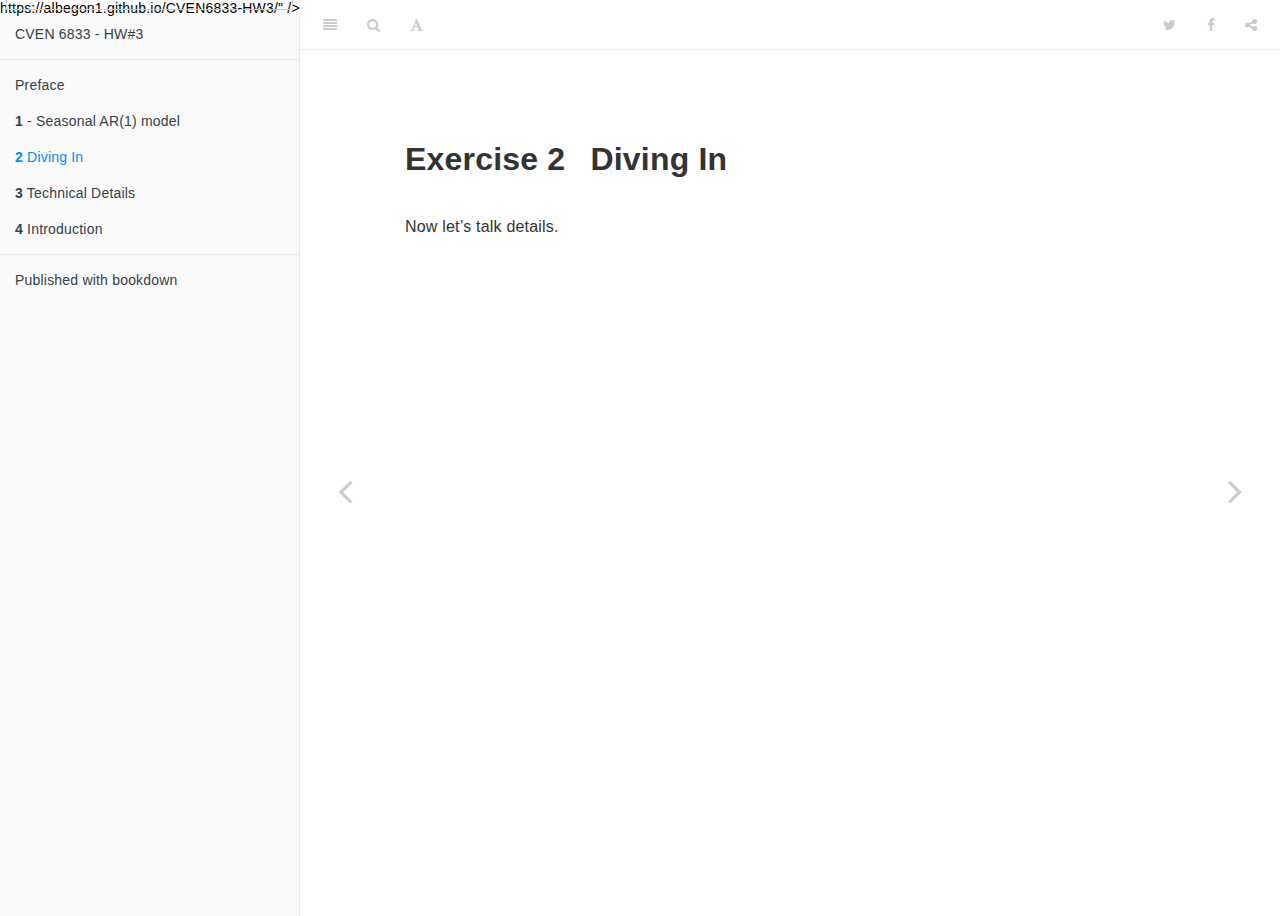
<file: docs/diving-in.html>
<!DOCTYPE html>
<html >

<head>

  <meta charset="UTF-8">
  <meta http-equiv="X-UA-Compatible" content="IE=edge">
  <title>CVEN 6833 - Homework 3</title>
  <meta name="description" content="Code and output for Homework Set 3">
  <meta name="generator" content="bookdown 0.7 and GitBook 2.6.7">

  <meta property="og:title" content="CVEN 6833 - Homework 3" />
  <meta property="og:type" content="book" />
  <meta property="og:url" content="<a href="https://albegon1.github.io/CVEN6833-HW3/" class="uri">https://albegon1.github.io/CVEN6833-HW3/</a>" />
  
  <meta property="og:description" content="Code and output for Homework Set 3" />
  <meta name="github-repo" content="albegon1/CVEN6833-HW3" />

  <meta name="twitter:card" content="summary" />
  <meta name="twitter:title" content="CVEN 6833 - Homework 3" />
  
  <meta name="twitter:description" content="Code and output for Homework Set 3" />
  

<meta name="author" content="Alex Belenguer">


<meta name="date" content="2018-12-01">

  <meta name="viewport" content="width=device-width, initial-scale=1">
  <meta name="apple-mobile-web-app-capable" content="yes">
  <meta name="apple-mobile-web-app-status-bar-style" content="black">
  
  
<link rel="prev" href="seasonal-ar1-model.html">
<link rel="next" href="technical-details.html">
<script src="libs/jquery-2.2.3/jquery.min.js"></script>
<link href="libs/gitbook-2.6.7/css/style.css" rel="stylesheet" />
<link href="libs/gitbook-2.6.7/css/plugin-bookdown.css" rel="stylesheet" />
<link href="libs/gitbook-2.6.7/css/plugin-highlight.css" rel="stylesheet" />
<link href="libs/gitbook-2.6.7/css/plugin-search.css" rel="stylesheet" />
<link href="libs/gitbook-2.6.7/css/plugin-fontsettings.css" rel="stylesheet" />









<style type="text/css">
div.sourceCode { overflow-x: auto; }
table.sourceCode, tr.sourceCode, td.lineNumbers, td.sourceCode {
  margin: 0; padding: 0; vertical-align: baseline; border: none; }
table.sourceCode { width: 100%; line-height: 100%; }
td.lineNumbers { text-align: right; padding-right: 4px; padding-left: 4px; color: #aaaaaa; border-right: 1px solid #aaaaaa; }
td.sourceCode { padding-left: 5px; }
code > span.kw { color: #007020; font-weight: bold; } /* Keyword */
code > span.dt { color: #902000; } /* DataType */
code > span.dv { color: #40a070; } /* DecVal */
code > span.bn { color: #40a070; } /* BaseN */
code > span.fl { color: #40a070; } /* Float */
code > span.ch { color: #4070a0; } /* Char */
code > span.st { color: #4070a0; } /* String */
code > span.co { color: #60a0b0; font-style: italic; } /* Comment */
code > span.ot { color: #007020; } /* Other */
code > span.al { color: #ff0000; font-weight: bold; } /* Alert */
code > span.fu { color: #06287e; } /* Function */
code > span.er { color: #ff0000; font-weight: bold; } /* Error */
code > span.wa { color: #60a0b0; font-weight: bold; font-style: italic; } /* Warning */
code > span.cn { color: #880000; } /* Constant */
code > span.sc { color: #4070a0; } /* SpecialChar */
code > span.vs { color: #4070a0; } /* VerbatimString */
code > span.ss { color: #bb6688; } /* SpecialString */
code > span.im { } /* Import */
code > span.va { color: #19177c; } /* Variable */
code > span.cf { color: #007020; font-weight: bold; } /* ControlFlow */
code > span.op { color: #666666; } /* Operator */
code > span.bu { } /* BuiltIn */
code > span.ex { } /* Extension */
code > span.pp { color: #bc7a00; } /* Preprocessor */
code > span.at { color: #7d9029; } /* Attribute */
code > span.do { color: #ba2121; font-style: italic; } /* Documentation */
code > span.an { color: #60a0b0; font-weight: bold; font-style: italic; } /* Annotation */
code > span.cv { color: #60a0b0; font-weight: bold; font-style: italic; } /* CommentVar */
code > span.in { color: #60a0b0; font-weight: bold; font-style: italic; } /* Information */
</style>

<link rel="stylesheet" href="style.css" type="text/css" />
</head>

<body>



  <div class="book without-animation with-summary font-size-2 font-family-1" data-basepath=".">

    <div class="book-summary">
      <nav role="navigation">

<ul class="summary">
<li><a href="./">CVEN 6833 - HW#3</a></li>

<li class="divider"></li>
<li class="chapter" data-level="" data-path="index.html"><a href="index.html"><i class="fa fa-check"></i>Preface</a></li>
<li class="chapter" data-level="1" data-path="seasonal-ar1-model.html"><a href="seasonal-ar1-model.html"><i class="fa fa-check"></i><b>1</b> - Seasonal AR(1) model</a></li>
<li class="chapter" data-level="2" data-path="diving-in.html"><a href="diving-in.html"><i class="fa fa-check"></i><b>2</b> Diving In</a></li>
<li class="chapter" data-level="3" data-path="technical-details.html"><a href="technical-details.html"><i class="fa fa-check"></i><b>3</b> Technical Details</a></li>
<li class="chapter" data-level="4" data-path="introduction.html"><a href="introduction.html"><i class="fa fa-check"></i><b>4</b> Introduction</a></li>
<li class="divider"></li>
<li><a href="https://github.com/rstudio/bookdown" target="blank">Published with bookdown</a></li>

</ul>

      </nav>
    </div>

    <div class="book-body">
      <div class="body-inner">
        <div class="book-header" role="navigation">
          <h1>
            <i class="fa fa-circle-o-notch fa-spin"></i><a href="./">CVEN 6833 - Homework 3</a>
          </h1>
        </div>

        <div class="page-wrapper" tabindex="-1" role="main">
          <div class="page-inner">

            <section class="normal" id="section-">
<div id="diving-in" class="section level1">
<h1><span class="header-section-number">Exercise 2</span> Diving In</h1>
<p>Now let’s talk details.</p>

</div>
            </section>

          </div>
        </div>
      </div>
<a href="seasonal-ar1-model.html" class="navigation navigation-prev " aria-label="Previous page"><i class="fa fa-angle-left"></i></a>
<a href="technical-details.html" class="navigation navigation-next " aria-label="Next page"><i class="fa fa-angle-right"></i></a>
    </div>
  </div>
<script src="libs/gitbook-2.6.7/js/app.min.js"></script>
<script src="libs/gitbook-2.6.7/js/lunr.js"></script>
<script src="libs/gitbook-2.6.7/js/plugin-search.js"></script>
<script src="libs/gitbook-2.6.7/js/plugin-sharing.js"></script>
<script src="libs/gitbook-2.6.7/js/plugin-fontsettings.js"></script>
<script src="libs/gitbook-2.6.7/js/plugin-bookdown.js"></script>
<script src="libs/gitbook-2.6.7/js/jquery.highlight.js"></script>
<script>
gitbook.require(["gitbook"], function(gitbook) {
gitbook.start({
"sharing": {
"github": false,
"facebook": true,
"twitter": true,
"google": false,
"linkedin": false,
"weibo": false,
"instapper": false,
"vk": false,
"all": ["facebook", "google", "twitter", "linkedin", "weibo", "instapaper"]
},
"fontsettings": {
"theme": "white",
"family": "sans",
"size": 2
},
"edit": {
"link": null,
"text": null
},
"download": null,
"toc": {
"collapse": "subsection"
}
});
});
</script>

</body>

</html>
</file>
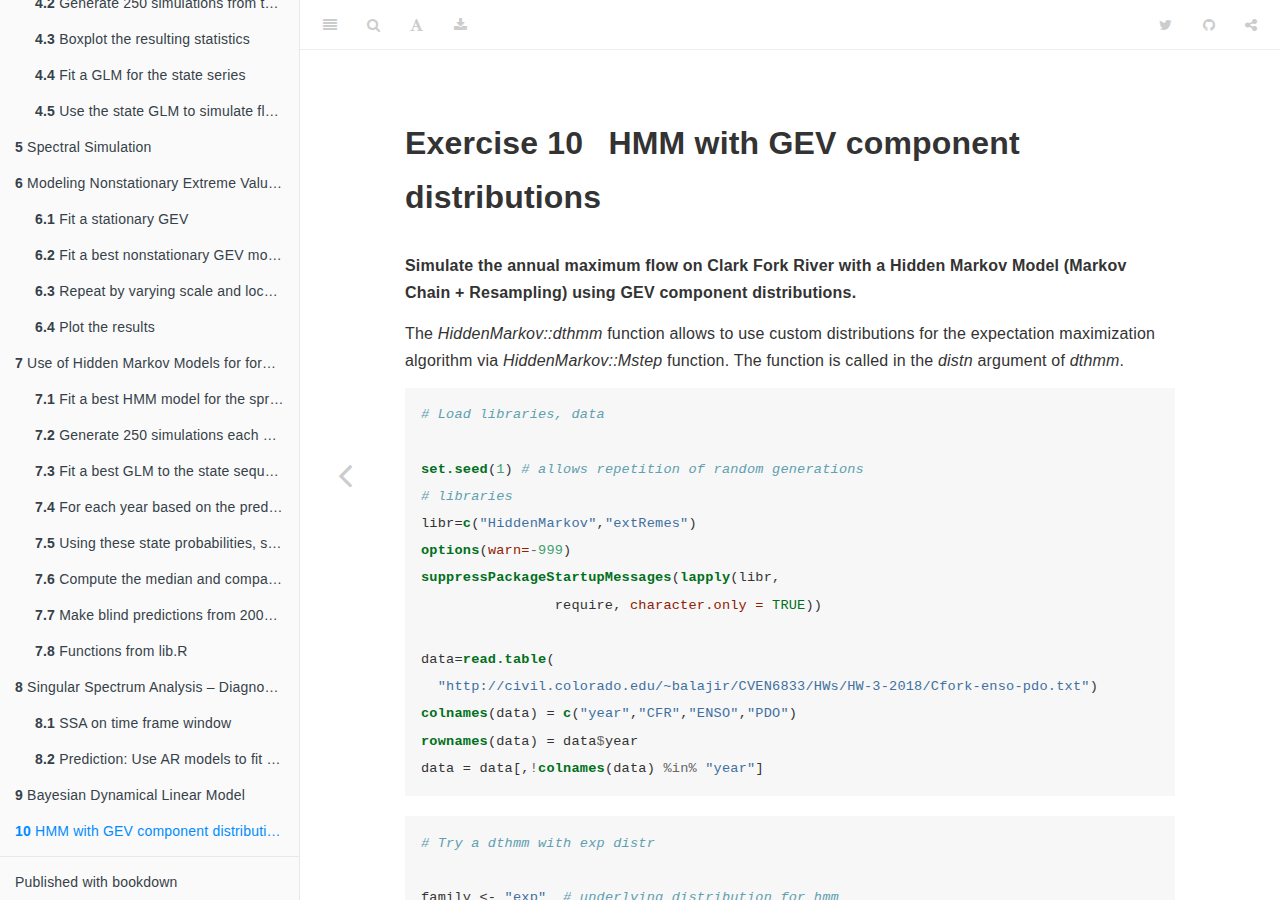
<file: docs/hmm-with-gev-component-distributions.html>
<!DOCTYPE html>
<html >

<head>

  <meta charset="UTF-8">
  <meta http-equiv="X-UA-Compatible" content="IE=edge">
  <title>CVEN 6833 - Homework 3</title>
  <meta name="description" content="Code and output for Homework Set 3">
  <meta name="generator" content="bookdown 0.7 and GitBook 2.6.7">

  <meta property="og:title" content="CVEN 6833 - Homework 3" />
  <meta property="og:type" content="book" />
  
  
  <meta property="og:description" content="Code and output for Homework Set 3" />
  <meta name="github-repo" content="albegon1/CVEN6833-HW3" />

  <meta name="twitter:card" content="summary" />
  <meta name="twitter:title" content="CVEN 6833 - Homework 3" />
  
  <meta name="twitter:description" content="Code and output for Homework Set 3" />
  

<meta name="author" content="Alex Belenguer">



  <meta name="viewport" content="width=device-width, initial-scale=1">
  <meta name="apple-mobile-web-app-capable" content="yes">
  <meta name="apple-mobile-web-app-status-bar-style" content="black">
  
  
<link rel="prev" href="bayesian-dynamical-linear-model.html">

<script src="libs/jquery-2.2.3/jquery.min.js"></script>
<link href="libs/gitbook-2.6.7/css/style.css" rel="stylesheet" />
<link href="libs/gitbook-2.6.7/css/plugin-bookdown.css" rel="stylesheet" />
<link href="libs/gitbook-2.6.7/css/plugin-highlight.css" rel="stylesheet" />
<link href="libs/gitbook-2.6.7/css/plugin-search.css" rel="stylesheet" />
<link href="libs/gitbook-2.6.7/css/plugin-fontsettings.css" rel="stylesheet" />









<style type="text/css">
div.sourceCode { overflow-x: auto; }
table.sourceCode, tr.sourceCode, td.lineNumbers, td.sourceCode {
  margin: 0; padding: 0; vertical-align: baseline; border: none; }
table.sourceCode { width: 100%; line-height: 100%; }
td.lineNumbers { text-align: right; padding-right: 4px; padding-left: 4px; color: #aaaaaa; border-right: 1px solid #aaaaaa; }
td.sourceCode { padding-left: 5px; }
code > span.kw { color: #007020; font-weight: bold; } /* Keyword */
code > span.dt { color: #902000; } /* DataType */
code > span.dv { color: #40a070; } /* DecVal */
code > span.bn { color: #40a070; } /* BaseN */
code > span.fl { color: #40a070; } /* Float */
code > span.ch { color: #4070a0; } /* Char */
code > span.st { color: #4070a0; } /* String */
code > span.co { color: #60a0b0; font-style: italic; } /* Comment */
code > span.ot { color: #007020; } /* Other */
code > span.al { color: #ff0000; font-weight: bold; } /* Alert */
code > span.fu { color: #06287e; } /* Function */
code > span.er { color: #ff0000; font-weight: bold; } /* Error */
code > span.wa { color: #60a0b0; font-weight: bold; font-style: italic; } /* Warning */
code > span.cn { color: #880000; } /* Constant */
code > span.sc { color: #4070a0; } /* SpecialChar */
code > span.vs { color: #4070a0; } /* VerbatimString */
code > span.ss { color: #bb6688; } /* SpecialString */
code > span.im { } /* Import */
code > span.va { color: #19177c; } /* Variable */
code > span.cf { color: #007020; font-weight: bold; } /* ControlFlow */
code > span.op { color: #666666; } /* Operator */
code > span.bu { } /* BuiltIn */
code > span.ex { } /* Extension */
code > span.pp { color: #bc7a00; } /* Preprocessor */
code > span.at { color: #7d9029; } /* Attribute */
code > span.do { color: #ba2121; font-style: italic; } /* Documentation */
code > span.an { color: #60a0b0; font-weight: bold; font-style: italic; } /* Annotation */
code > span.cv { color: #60a0b0; font-weight: bold; font-style: italic; } /* CommentVar */
code > span.in { color: #60a0b0; font-weight: bold; font-style: italic; } /* Information */
</style>

<link rel="stylesheet" href="style.css" type="text/css" />
</head>

<body>



  <div class="book without-animation with-summary font-size-2 font-family-1" data-basepath=".">

    <div class="book-summary">
      <nav role="navigation">

<ul class="summary">
<li><a href="./">CVEN 6833 - HW#3</a></li>

<li class="divider"></li>
<li class="chapter" data-level="" data-path="index.html"><a href="index.html"><i class="fa fa-check"></i>Topics</a></li>
<li class="chapter" data-level="1" data-path="seasonal-ar1-model.html"><a href="seasonal-ar1-model.html"><i class="fa fa-check"></i><b>1</b> Seasonal AR(1) model</a><ul>
<li class="chapter" data-level="1.1" data-path="seasonal-ar1-model.html"><a href="seasonal-ar1-model.html#generate-250-simulations-each-of-same-length-as-the-historical-data."><i class="fa fa-check"></i><b>1.1</b> Generate 250 simulations each of same length as the historical data.</a></li>
<li class="chapter" data-level="1.2" data-path="seasonal-ar1-model.html"><a href="seasonal-ar1-model.html#plot-statistics-from-simulations"><i class="fa fa-check"></i><b>1.2</b> Plot statistics from simulations</a></li>
<li class="chapter" data-level="1.3" data-path="seasonal-ar1-model.html"><a href="seasonal-ar1-model.html#replace-the-simulation-of-the-errors-or-innovations-from-normal-to-gamma"><i class="fa fa-check"></i><b>1.3</b> Replace the simulation of the errors (or innovations) from Normal to Gamma</a></li>
</ul></li>
<li class="chapter" data-level="2" data-path="nonparametric-seasonal-lag-1-model.html"><a href="nonparametric-seasonal-lag-1-model.html"><i class="fa fa-check"></i><b>2</b> Nonparametric seasonal lag-1 model</a><ul>
<li class="chapter" data-level="2.1" data-path="nonparametric-seasonal-lag-1-model.html"><a href="nonparametric-seasonal-lag-1-model.html#generate-250-simulations-each-of-same-length-as-the-historical-data.-1"><i class="fa fa-check"></i><b>2.1</b> Generate 250 simulations each of same length as the historical data.</a></li>
<li class="chapter" data-level="2.2" data-path="nonparametric-seasonal-lag-1-model.html"><a href="nonparametric-seasonal-lag-1-model.html#plot-statistics-from-simulations-1"><i class="fa fa-check"></i><b>2.2</b> Plot statistics from simulations</a></li>
<li class="chapter" data-level="2.3" data-path="nonparametric-seasonal-lag-1-model.html"><a href="nonparametric-seasonal-lag-1-model.html#advantagesdisadvantages-with-a-nonparametric-approach."><i class="fa fa-check"></i><b>2.3</b> Advantages/disadvantages with a nonparametric approach.</a></li>
</ul></li>
<li class="chapter" data-level="3" data-path="multivariate-simulation-copulas.html"><a href="multivariate-simulation-copulas.html"><i class="fa fa-check"></i><b>3</b> Multivariate Simulation - Copulas</a><ul>
<li class="chapter" data-level="3.0.1" data-path="multivariate-simulation-copulas.html"><a href="multivariate-simulation-copulas.html#data-import-and-setup"><i class="fa fa-check"></i><b>3.0.1</b> Data import and setup</a></li>
<li class="chapter" data-level="3.1" data-path="multivariate-simulation-copulas.html"><a href="multivariate-simulation-copulas.html#fit-a-copula-to-the-joint-cdf-copula-by-pairs"><i class="fa fa-check"></i><b>3.1</b> Fit a Copula to the joint CDF (copula by pairs)</a></li>
<li class="chapter" data-level="3.2" data-path="multivariate-simulation-copulas.html"><a href="multivariate-simulation-copulas.html#simulate-from-the-copula-and-invert"><i class="fa fa-check"></i><b>3.2</b> Simulate from the Copula and invert</a></li>
<li class="chapter" data-level="3.3" data-path="multivariate-simulation-copulas.html"><a href="multivariate-simulation-copulas.html#boxplot-the-statistics-listed-in-problem-1-and-compare-with-the-results-from-the-previous-methods"><i class="fa fa-check"></i><b>3.3</b> Boxplot the statistics listed in problem 1 and compare with the results from the previous methods</a></li>
<li class="chapter" data-level="3.4" data-path="multivariate-simulation-copulas.html"><a href="multivariate-simulation-copulas.html#months-copula"><i class="fa fa-check"></i><b>3.4</b> 12 months copula</a></li>
</ul></li>
<li class="chapter" data-level="4" data-path="non-stationary-time-series-hidden-markov-model.html"><a href="non-stationary-time-series-hidden-markov-model.html"><i class="fa fa-check"></i><b>4</b> Non stationary time series - Hidden Markov Model</a><ul>
<li class="chapter" data-level="4.1" data-path="non-stationary-time-series-hidden-markov-model.html"><a href="non-stationary-time-series-hidden-markov-model.html#fit-a-best-hmm-for-the-may-lees-ferry-streamflow"><i class="fa fa-check"></i><b>4.1</b> Fit a best HMM for the May Lees Ferry streamflow</a></li>
<li class="chapter" data-level="4.2" data-path="non-stationary-time-series-hidden-markov-model.html"><a href="non-stationary-time-series-hidden-markov-model.html#generate-250-simulations-from-the-fitted-hmm"><i class="fa fa-check"></i><b>4.2</b> Generate 250 simulations from the fitted HMM</a></li>
<li class="chapter" data-level="4.3" data-path="non-stationary-time-series-hidden-markov-model.html"><a href="non-stationary-time-series-hidden-markov-model.html#boxplot-the-resulting-statistics"><i class="fa fa-check"></i><b>4.3</b> Boxplot the resulting statistics</a></li>
<li class="chapter" data-level="4.4" data-path="non-stationary-time-series-hidden-markov-model.html"><a href="non-stationary-time-series-hidden-markov-model.html#fit-a-glm-for-the-state-series"><i class="fa fa-check"></i><b>4.4</b> Fit a GLM for the state series</a></li>
<li class="chapter" data-level="4.5" data-path="non-stationary-time-series-hidden-markov-model.html"><a href="non-stationary-time-series-hidden-markov-model.html#use-the-state-glm-to-simulate-flows-from-the-component-distribution"><i class="fa fa-check"></i><b>4.5</b> Use the state GLM to simulate flows from the component distribution</a></li>
</ul></li>
<li class="chapter" data-level="5" data-path="spectral-simulation.html"><a href="spectral-simulation.html"><i class="fa fa-check"></i><b>5</b> Spectral Simulation</a></li>
<li class="chapter" data-level="6" data-path="modeling-nonstationary-extreme-value-time-series.html"><a href="modeling-nonstationary-extreme-value-time-series.html"><i class="fa fa-check"></i><b>6</b> Modeling Nonstationary Extreme Value Time series</a><ul>
<li class="chapter" data-level="6.1" data-path="modeling-nonstationary-extreme-value-time-series.html"><a href="modeling-nonstationary-extreme-value-time-series.html#fit-a-stationary-gev"><i class="fa fa-check"></i><b>6.1</b> Fit a stationary GEV</a></li>
<li class="chapter" data-level="6.2" data-path="modeling-nonstationary-extreme-value-time-series.html"><a href="modeling-nonstationary-extreme-value-time-series.html#fit-a-best-nonstationary-gev-model"><i class="fa fa-check"></i><b>6.2</b> Fit a best nonstationary GEV model</a></li>
<li class="chapter" data-level="6.3" data-path="modeling-nonstationary-extreme-value-time-series.html"><a href="modeling-nonstationary-extreme-value-time-series.html#repeat-by-varying-scale-and-location"><i class="fa fa-check"></i><b>6.3</b> Repeat by varying scale and location</a></li>
<li class="chapter" data-level="6.4" data-path="modeling-nonstationary-extreme-value-time-series.html"><a href="modeling-nonstationary-extreme-value-time-series.html#plot-the-results"><i class="fa fa-check"></i><b>6.4</b> Plot the results</a></li>
</ul></li>
<li class="chapter" data-level="7" data-path="use-of-hidden-markov-models-for-forecasting.html"><a href="use-of-hidden-markov-models-for-forecasting.html"><i class="fa fa-check"></i><b>7</b> Use of Hidden Markov Models for forecasting</a><ul>
<li class="chapter" data-level="7.1" data-path="use-of-hidden-markov-models-for-forecasting.html"><a href="use-of-hidden-markov-models-for-forecasting.html#fit-a-best-hmm-model-for-the-spring-season-flows"><i class="fa fa-check"></i><b>7.1</b> Fit a best HMM model for the spring season flows</a></li>
<li class="chapter" data-level="7.2" data-path="use-of-hidden-markov-models-for-forecasting.html"><a href="use-of-hidden-markov-models-for-forecasting.html#generate-250-simulations-each-of-same-length-as-the-historical-data"><i class="fa fa-check"></i><b>7.2</b> Generate 250 simulations each of same length as the historical data</a></li>
<li class="chapter" data-level="7.3" data-path="use-of-hidden-markov-models-for-forecasting.html"><a href="use-of-hidden-markov-models-for-forecasting.html#fit-a-best-glm-to-the-state-sequence"><i class="fa fa-check"></i><b>7.3</b> Fit a best GLM to the state sequence</a></li>
<li class="chapter" data-level="7.4" data-path="use-of-hidden-markov-models-for-forecasting.html"><a href="use-of-hidden-markov-models-for-forecasting.html#for-each-year-based-on-the-predictors-obtain-the-probabilities-of-the-states"><i class="fa fa-check"></i><b>7.4</b> For each year based on the predictors, obtain the probabilities of the states</a></li>
<li class="chapter" data-level="7.5" data-path="use-of-hidden-markov-models-for-forecasting.html"><a href="use-of-hidden-markov-models-for-forecasting.html#using-these-state-probabilities-simulate-flow-from-the-corresponding-state-pdfs"><i class="fa fa-check"></i><b>7.5</b> Using these state probabilities, simulate flow from the corresponding state PDFs</a></li>
<li class="chapter" data-level="7.6" data-path="use-of-hidden-markov-models-for-forecasting.html"><a href="use-of-hidden-markov-models-for-forecasting.html#compute-the-median-and-compare-with-the-observed-flow.-compute-rpss-at-the-terciles."><i class="fa fa-check"></i><b>7.6</b> Compute the median and compare with the observed flow. Compute RPSS at the terciles.</a></li>
<li class="chapter" data-level="7.7" data-path="use-of-hidden-markov-models-for-forecasting.html"><a href="use-of-hidden-markov-models-for-forecasting.html#make-blind-predictions-from-2001-and-on"><i class="fa fa-check"></i><b>7.7</b> Make blind predictions from 2001 and on</a><ul>
<li class="chapter" data-level="7.7.1" data-path="use-of-hidden-markov-models-for-forecasting.html"><a href="use-of-hidden-markov-models-for-forecasting.html#correlation-of-median-streamflows"><i class="fa fa-check"></i><b>7.7.1</b> Correlation of median streamflows</a></li>
<li class="chapter" data-level="7.7.2" data-path="use-of-hidden-markov-models-for-forecasting.html"><a href="use-of-hidden-markov-models-for-forecasting.html#rpss"><i class="fa fa-check"></i><b>7.7.2</b> RPSS</a></li>
</ul></li>
<li class="chapter" data-level="7.8" data-path="use-of-hidden-markov-models-for-forecasting.html"><a href="use-of-hidden-markov-models-for-forecasting.html#functions-from-lib.r"><i class="fa fa-check"></i><b>7.8</b> Functions from lib.R</a></li>
</ul></li>
<li class="chapter" data-level="8" data-path="singular-spectrum-analysis-diagnostics-forecasting.html"><a href="singular-spectrum-analysis-diagnostics-forecasting.html"><i class="fa fa-check"></i><b>8</b> Singular Spectrum Analysis – Diagnostics &amp; Forecasting</a><ul>
<li class="chapter" data-level="8.1" data-path="singular-spectrum-analysis-diagnostics-forecasting.html"><a href="singular-spectrum-analysis-diagnostics-forecasting.html#ssa-on-time-frame-window"><i class="fa fa-check"></i><b>8.1</b> SSA on time frame window</a></li>
<li class="chapter" data-level="8.2" data-path="singular-spectrum-analysis-diagnostics-forecasting.html"><a href="singular-spectrum-analysis-diagnostics-forecasting.html#prediction-use-ar-models-to-fit-rpc-and-predict-2001---2016-streamflows"><i class="fa fa-check"></i><b>8.2</b> Prediction: Use AR models to fit RPC and predict 2001 - 2016 streamflows</a><ul>
<li class="chapter" data-level="8.2.1" data-path="singular-spectrum-analysis-diagnostics-forecasting.html"><a href="singular-spectrum-analysis-diagnostics-forecasting.html#perform-ssa-until-2001"><i class="fa fa-check"></i><b>8.2.1</b> Perform SSA until 2001</a></li>
<li class="chapter" data-level="8.2.2" data-path="singular-spectrum-analysis-diagnostics-forecasting.html"><a href="singular-spectrum-analysis-diagnostics-forecasting.html#ar-model-for-dominant-modes"><i class="fa fa-check"></i><b>8.2.2</b> AR model for dominant modes</a></li>
</ul></li>
</ul></li>
<li class="chapter" data-level="9" data-path="bayesian-dynamical-linear-model.html"><a href="bayesian-dynamical-linear-model.html"><i class="fa fa-check"></i><b>9</b> Bayesian Dynamical Linear Model</a></li>
<li class="chapter" data-level="10" data-path="hmm-with-gev-component-distributions.html"><a href="hmm-with-gev-component-distributions.html"><i class="fa fa-check"></i><b>10</b> HMM with GEV component distributions</a></li>
<li class="divider"></li>
<li><a href="https://github.com/rstudio/bookdown" target="blank">Published with bookdown</a></li> 

</ul>

      </nav>
    </div>

    <div class="book-body">
      <div class="body-inner">
        <div class="book-header" role="navigation">
          <h1>
            <i class="fa fa-circle-o-notch fa-spin"></i><a href="./">CVEN 6833 - Homework 3</a>
          </h1>
        </div>

        <div class="page-wrapper" tabindex="-1" role="main">
          <div class="page-inner">

            <section class="normal" id="section-">
<div id="hmm-with-gev-component-distributions" class="section level1">
<h1><span class="header-section-number">Exercise 10</span> HMM with GEV component distributions</h1>
<p><strong>Simulate the annual maximum flow on Clark Fork River with a Hidden Markov Model (Markov Chain + Resampling) using GEV component distributions.</strong></p>
<p>The <em>HiddenMarkov::dthmm</em> function allows to use custom distributions for the expectation maximization algorithm via <em>HiddenMarkov::Mstep</em> function. The function is called in the <em>distn</em> argument of <em>dthmm</em>.</p>
<div class="sourceCode"><pre class="sourceCode r"><code class="sourceCode r"><span class="co"># Load libraries, data</span>

<span class="kw">set.seed</span>(<span class="dv">1</span>) <span class="co"># allows repetition of random generations</span>
<span class="co"># libraries</span>
libr=<span class="kw">c</span>(<span class="st">&quot;HiddenMarkov&quot;</span>,<span class="st">&quot;extRemes&quot;</span>)
<span class="kw">options</span>(<span class="dt">warn=</span><span class="op">-</span><span class="dv">999</span>)
<span class="kw">suppressPackageStartupMessages</span>(<span class="kw">lapply</span>(libr, 
                require, <span class="dt">character.only =</span> <span class="ot">TRUE</span>))

data=<span class="kw">read.table</span>(
  <span class="st">&quot;http://civil.colorado.edu/~balajir/CVEN6833/HWs/HW-3-2018/Cfork-enso-pdo.txt&quot;</span>)
<span class="kw">colnames</span>(data) =<span class="st"> </span><span class="kw">c</span>(<span class="st">&quot;year&quot;</span>,<span class="st">&quot;CFR&quot;</span>,<span class="st">&quot;ENSO&quot;</span>,<span class="st">&quot;PDO&quot;</span>)
<span class="kw">rownames</span>(data) =<span class="st"> </span>data<span class="op">$</span>year
data =<span class="st"> </span>data[,<span class="op">!</span><span class="kw">colnames</span>(data) <span class="op">%in%</span><span class="st"> &quot;year&quot;</span>]</code></pre></div>
<div class="sourceCode"><pre class="sourceCode r"><code class="sourceCode r"><span class="co"># Try a dthmm with exp distr</span>

family &lt;-<span class="st"> &quot;exp&quot;</span>  <span class="co"># underlying distribution for hmm</span>
discrete &lt;-<span class="st"> </span><span class="ot">FALSE</span>
aic1=<span class="kw">c</span>()
x=data<span class="op">$</span>CFR<span class="op">+</span><span class="kw">abs</span>(<span class="kw">min</span>(data<span class="op">$</span>CFR))
<span class="cf">for</span>(imodel <span class="cf">in</span> <span class="dv">2</span><span class="op">:</span><span class="dv">6</span>){
  m &lt;-<span class="st"> </span>imodel      <span class="co">#model order to fit</span>
  stationary &lt;-<span class="st"> </span>F   <span class="co"># use a stationary distribution of mixtures</span>
      <span class="co"># different initial condition types when family == &quot;norm&quot;</span>
  ic &lt;-<span class="st"> &quot;same.sd&quot;</span><span class="co">#c(&quot;same.sd&quot;,&quot;same.both&quot;,&quot;both.diff&quot;)</span>
  fd.name &lt;-<span class="st"> </span><span class="kw">ifelse</span>(family <span class="op">==</span><span class="st"> &quot;exp&quot;</span>, <span class="st">&quot;exponential&quot;</span>, family)
  Pi &lt;-<span class="st"> </span><span class="kw">Pi_init</span>(m)     <span class="co"># T.P.M.</span>
  delta &lt;-<span class="st"> </span><span class="kw">delta_init</span>(m)
  ######
  <span class="co"># PROBLEM HERE#</span>
  #####
  pars &lt;-<span class="st"> </span><span class="kw">get.named.parlist</span>(x, m, fd.name, <span class="dt">lower=</span>.<span class="dv">0</span>, ic) <span class="co"># This needs to be GEV</span>
  <span class="co">#,start=list(shape1=2,shape2=2))</span>
  <span class="co"># set up the model</span>
  hmm &lt;-<span class="st"> </span><span class="kw">dthmm</span>(x, <span class="dt">Pi=</span>Pi, <span class="dt">delta=</span>delta, family, pars, <span class="dt">nonstat=</span><span class="op">!</span>stationary, <span class="dt">discrete =</span> discrete)
  <span class="kw">sink</span>(<span class="st">&quot;p.4.hmm.fit&quot;</span>)
  <span class="cf">if</span>(imodel <span class="op">&lt;</span><span class="st"> </span><span class="dv">2</span>){
   hmm &lt;-<span class="st"> </span><span class="kw">BaumWelch</span>(hmm, <span class="kw">bwcontrol</span>(<span class="dt">maxiter =</span> <span class="dv">1000</span>,
          <span class="dt">posdiff=</span><span class="ot">TRUE</span>,<span class="dt">converge =</span> <span class="kw">expression</span>(diff <span class="op">&gt;</span><span class="st"> </span>tol)))
   } <span class="cf">else</span> {
   hmm &lt;-<span class="st"> </span><span class="kw">BaumWelch</span>(hmm, <span class="kw">bwcontrol</span>(<span class="dt">maxiter =</span> <span class="dv">1000</span>, <span class="dt">tol =</span> <span class="fl">1e-08</span>))
   }
  <span class="kw">sink</span>()
  <span class="co"># get the hidden states from the fitted model </span>
  <span class="co"># Global decoding. To get the probability of being in a state: hmm$u</span>
  decoding &lt;-<span class="st"> </span><span class="kw">Viterbi</span>(hmm)
  <span class="co"># get AIC</span>
  aic &lt;-<span class="st"> </span><span class="kw">AIC</span>(hmm)
  aic1=<span class="kw">c</span>(aic1,aic)
}</code></pre></div>
<div class="sourceCode"><pre class="sourceCode r"><code class="sourceCode r"><span class="co"># source functions</span>
<span class="co"># takend from &quot;http://civil.colorado.edu/~balajir/CVEN6833/R-sessions/session3/files-4HW3/lib.R&quot;</span>

Pi_init &lt;-<span class="st"> </span><span class="cf">function</span>(n,<span class="dt">type=</span><span class="st">&#39;uniform&#39;</span>){
    <span class="kw">matrix</span>(<span class="kw">rep</span>(<span class="dv">1</span><span class="op">/</span>n,n<span class="op">^</span><span class="dv">2</span>),n)}

delta_init &lt;-<span class="st"> </span><span class="cf">function</span>(n, <span class="dt">type=</span><span class="st">&#39;uniform&#39;</span>){
    d &lt;-<span class="st"> </span><span class="kw">rnorm</span>(n)<span class="op">^</span><span class="dv">2</span>
    d<span class="op">/</span><span class="kw">sum</span>(d)}

ntile.ts &lt;-<span class="st"> </span>
<span class="cf">function</span>(x, n, <span class="dt">limit.type =</span> <span class="st">&#39;prob&#39;</span>, <span class="dt">tie =</span> <span class="dv">1</span>, <span class="dt">altobs =</span> <span class="ot">NULL</span> ){
    <span class="co"># returns an integer vector corresponding to n states broken by equal </span>
    <span class="co"># probability or equal distance</span>
    <span class="co">#</span>
    limit &lt;-<span class="st"> </span>
<span class="st">    </span><span class="cf">if</span>(limit.type <span class="op">==</span><span class="st"> &#39;prob&#39;</span>) 
      <span class="kw">quantile</span>(x,<span class="kw">seq</span>(<span class="dv">0</span>,<span class="dv">1</span>,<span class="dv">1</span><span class="op">/</span>n))
    <span class="cf">else</span> <span class="cf">if</span>(limit.type <span class="op">==</span><span class="st"> &#39;equal&#39;</span>)
      <span class="kw">seq</span>(<span class="kw">min</span>(x),<span class="kw">max</span>(x),<span class="dt">by=</span><span class="kw">diff</span>(<span class="kw">range</span>(x))<span class="op">/</span>n)

    <span class="cf">if</span>(<span class="op">!</span><span class="kw">is.null</span>(altobs)) limit &lt;-<span class="st"> </span><span class="kw">quantile</span>(altobs,<span class="kw">seq</span>(<span class="dv">0</span>,<span class="dv">1</span>,<span class="dv">1</span><span class="op">/</span>n))
    
    b &lt;-<span class="st"> </span><span class="kw">integer</span>(<span class="kw">length</span>(x))
    
    <span class="cf">for</span>(i <span class="cf">in</span> <span class="dv">1</span><span class="op">:</span>(n<span class="op">+</span><span class="dv">1</span>)){
        filter &lt;-<span class="st"> </span>
<span class="st">        </span><span class="cf">if</span>(tie <span class="op">==</span><span class="st"> </span><span class="dv">1</span>) 
            x <span class="op">&gt;=</span><span class="st"> </span>limit[i] <span class="op">&amp;</span><span class="st"> </span>x <span class="op">&lt;=</span><span class="st"> </span>limit[i<span class="op">+</span><span class="dv">1</span>]
        <span class="cf">else</span> 
            x <span class="op">&gt;</span><span class="st"> </span>limit[i] <span class="op">&amp;</span><span class="st"> </span>x <span class="op">&lt;=</span><span class="st"> </span>limit[i<span class="op">+</span><span class="dv">1</span>]
    
        <span class="co">#only need to set the 1&#39;s because b is already 0&#39;s</span>
        b[filter] &lt;-<span class="st"> </span><span class="kw">as.integer</span>(i<span class="op">-</span><span class="dv">1</span>)
    }
    
    <span class="cf">if</span>(<span class="kw">class</span>(x) <span class="op">==</span><span class="st"> &#39;ts&#39;</span>) 
        <span class="kw">return</span>(<span class="kw">ts</span>(b,<span class="dt">start=</span><span class="kw">start</span>(x),<span class="dt">end=</span><span class="kw">end</span>(x))) 
    <span class="cf">else</span> 
        <span class="kw">return</span>(b)
}

get.named.parlist &lt;-<span class="st"> </span><span class="cf">function</span>(x,m,dist,ic,...){
    <span class="kw">require</span>(MASS)
    fit &lt;-<span class="st"> </span><span class="kw">fitdistr</span>(x,dist,...)
    np &lt;-<span class="st"> </span><span class="kw">length</span>(fit<span class="op">$</span>estimate)
    pars &lt;-<span class="st"> </span><span class="kw">vector</span>(<span class="st">&#39;list&#39;</span>,np)
    <span class="kw">names</span>(pars) &lt;-<span class="st"> </span><span class="kw">names</span>(fit<span class="op">$</span>estimate)

    init &lt;-<span class="st"> </span><span class="kw">lapply</span>(fit<span class="op">$</span>estimate,max)
    <span class="kw">names</span>(init) &lt;-<span class="st"> </span><span class="kw">names</span>(fit<span class="op">$</span>estimate)

    <span class="cf">for</span>(j <span class="cf">in</span> <span class="dv">1</span><span class="op">:</span>m){
        <span class="co">#print(j)</span>
        <span class="co">#browser()</span>

        <span class="co">#browser()</span>
        this.fit &lt;-<span class="st"> </span><span class="kw">fitdistr</span>(x[<span class="kw">ntile.ts</span>(x,m) <span class="op">==</span><span class="st"> </span>(j<span class="op">-</span><span class="dv">1</span>)],dist,init,...)
        <span class="co">#for(k in 1:np)</span>
        <span class="co">#    pars[[k]][j] &lt;- this.fit$estimate[k]</span>
        <span class="cf">for</span>(k <span class="cf">in</span> <span class="dv">1</span><span class="op">:</span>np)
            pars[[k]][j] &lt;-<span class="st"> </span>fit<span class="op">$</span>estimate[k]
        <span class="cf">if</span>(dist <span class="op">==</span><span class="st"> &#39;normal&#39;</span>){
            <span class="cf">if</span>(ic <span class="op">==</span><span class="st"> &#39;same.both&#39;</span>){
                pars[[k]][j] &lt;-<span class="st"> </span><span class="kw">mean</span>(x)
                pars[[k]][j] &lt;-<span class="st"> </span><span class="kw">sd</span>(x)
            } <span class="cf">else</span> <span class="cf">if</span>( ic <span class="op">==</span><span class="st"> &#39;same.sd&#39;</span>){
                pars[[k]][j] &lt;-<span class="st"> </span><span class="kw">mean</span>(x[<span class="kw">ntile.ts</span>(x,m) <span class="op">==</span><span class="st"> </span>(j<span class="op">-</span><span class="dv">1</span>)])
                pars[[k]][j] &lt;-<span class="st"> </span><span class="kw">sd</span>(x)
            }<span class="cf">else</span>{
                pars[[k]][j] &lt;-<span class="st"> </span><span class="kw">mean</span>(x[<span class="kw">ntile.ts</span>(x,m) <span class="op">==</span><span class="st"> </span>(j<span class="op">-</span><span class="dv">1</span>)])
                pars[[k]][j] &lt;-<span class="st"> </span><span class="kw">sd</span>(x[<span class="kw">ntile.ts</span>(x,m) <span class="op">==</span><span class="st"> </span>(j<span class="op">-</span><span class="dv">1</span>)])
            }
        }
    }
    pars
}

AIC.dthmm &lt;-<span class="st"> </span><span class="cf">function</span>(x){
  ## Return the Akaieke Information criterion value for a fitted discrete 
  ## time hidden markov model from the HiddenMarkov package
  
    <span class="co"># Model order</span>
  m &lt;-<span class="st"> </span><span class="kw">length</span>(x<span class="op">$</span>delta)
    <span class="co"># Log Liklihood value</span>
  LL &lt;-<span class="st"> </span>x<span class="op">$</span>LL
    <span class="co"># number of parameters</span>
  p &lt;-<span class="st"> </span>m<span class="op">+</span>m<span class="op">^</span><span class="dv">2</span>
    <span class="co"># AIC</span>
  <span class="op">-</span><span class="dv">2</span><span class="op">*</span>LL <span class="op">+</span><span class="st"> </span><span class="dv">2</span><span class="op">*</span>p
}

ggplot_stationary_hmm &lt;-<span class="st"> </span><span class="cf">function</span>(x,<span class="dt">binwidth=</span><span class="ot">NULL</span>,<span class="dt">res=</span><span class="dv">1000</span>,<span class="dt">cols=</span><span class="ot">NULL</span>,...){
    
    m &lt;-<span class="st"> </span><span class="kw">length</span>(x<span class="op">$</span>delta)
    dens &lt;-<span class="st"> </span><span class="kw">matrix</span>(<span class="dv">0</span>,<span class="dt">nrow=</span>m<span class="op">+</span><span class="dv">1</span>,<span class="dt">ncol=</span>res)
    r &lt;-<span class="st"> </span><span class="kw">extendrange</span>(x<span class="op">$</span>x,<span class="dt">f=</span>.<span class="dv">05</span>)
    xrange &lt;-<span class="st"> </span><span class="kw">seq</span>(r[<span class="dv">1</span>],r[<span class="dv">2</span>],<span class="dt">len=</span>res)
    delta &lt;-<span class="st"> </span><span class="kw">statdist</span>(x<span class="op">$</span>Pi)
    <span class="cf">if</span>(<span class="kw">is.null</span>(binwidth)) binwidth &lt;-<span class="st"> </span><span class="kw">diff</span>(<span class="kw">range</span>(x<span class="op">$</span>x))<span class="op">/</span><span class="dv">8</span>
    <span class="cf">for</span>(i <span class="cf">in</span> <span class="dv">1</span><span class="op">:</span>m){
        
        <span class="cf">if</span>(x<span class="op">$</span>distn <span class="op">==</span><span class="st"> &#39;gamma&#39;</span>){
            dens[i,] &lt;-<span class="st"> </span>delta[i]<span class="op">*</span><span class="kw">dgamma</span>(xrange,<span class="dt">shape=</span>x<span class="op">$</span>pm<span class="op">$</span>shape[i],<span class="dt">rate=</span>x<span class="op">$</span>pm<span class="op">$</span>rate[i])
        }<span class="cf">else</span> <span class="cf">if</span>(x<span class="op">$</span>distn <span class="op">==</span><span class="st"> &#39;norm&#39;</span>){
            dens[i,] &lt;-<span class="st"> </span>delta[i]<span class="op">*</span><span class="kw">dnorm</span>(xrange,<span class="dt">mean=</span>x<span class="op">$</span>pm<span class="op">$</span>mean[i],<span class="dt">sd=</span>x<span class="op">$</span>pm<span class="op">$</span>sd[i])
        }<span class="cf">else</span>{
            <span class="kw">stop</span>(<span class="st">&#39;Distribution not supported&#39;</span>)
        }
            
        dens[m<span class="op">+</span><span class="dv">1</span>,] &lt;-<span class="st"> </span>dens[m<span class="op">+</span><span class="dv">1</span>,] <span class="op">+</span><span class="st"> </span>dens[i,]
    }

    p &lt;-<span class="st"> </span><span class="kw">ggplot</span>()<span class="op">+</span>
<span class="st">        </span><span class="kw">geom_histogram</span>(<span class="dt">data=</span><span class="kw">data.frame</span>(<span class="dt">x=</span><span class="kw">as.vector</span>(x<span class="op">$</span>x)),<span class="kw">aes</span>(<span class="dt">x=</span>x,<span class="dt">y=</span>..density..),
            <span class="dt">binwidth=</span>binwidth,<span class="dt">fill=</span><span class="st">&#39;white&#39;</span>,<span class="dt">color=</span><span class="st">&#39;black&#39;</span>)<span class="op">+</span>
<span class="st">        </span><span class="kw">theme_bw</span>()

    dt &lt;-<span class="st"> </span><span class="kw">data.table</span>(<span class="dt">x=</span><span class="kw">numeric</span>(<span class="dv">0</span>),<span class="dt">y=</span><span class="kw">numeric</span>(<span class="dv">0</span>), <span class="dt">state=</span><span class="kw">integer</span>(<span class="dv">0</span>))
    <span class="cf">for</span>(i <span class="cf">in</span> <span class="dv">1</span><span class="op">:</span>m)
        dt &lt;-<span class="st"> </span><span class="kw">rbind</span>(dt, <span class="kw">data.table</span>(<span class="dt">x=</span>xrange,<span class="dt">y=</span>dens[i,], <span class="dt">state=</span>i))
    dt<span class="op">$</span>state &lt;-<span class="st"> </span><span class="kw">factor</span>(dt<span class="op">$</span>state)
    
    p &lt;-<span class="st"> </span>p <span class="op">+</span><span class="st"> </span><span class="kw">geom_line</span>(<span class="dt">data=</span>dt,<span class="kw">aes</span>(<span class="dt">x=</span>x,<span class="dt">y=</span>y,<span class="dt">color=</span>state)) <span class="op">+</span><span class="st"> </span>
<span class="st">        </span><span class="kw">geom_line</span>(<span class="dt">data=</span><span class="kw">data.frame</span>(<span class="dt">x=</span>xrange,<span class="dt">y=</span>dens[m<span class="op">+</span><span class="dv">1</span>,]),<span class="kw">aes</span>(<span class="dt">x=</span>x,<span class="dt">y=</span>y),<span class="dt">color=</span><span class="st">&#39;black&#39;</span>,<span class="dt">size=</span><span class="dv">1</span>) <span class="op">+</span><span class="st"> </span>
<span class="st">        </span><span class="kw">scale_color_tableau</span>() <span class="op">+</span>
<span class="st">        </span><span class="kw">scale_x_continuous</span>(<span class="dt">limits=</span>r)
    p
    
}

statdist &lt;-<span class="st"> </span><span class="cf">function</span>(tpm){
    
    m &lt;-<span class="st"> </span><span class="kw">nrow</span>(tpm)
    ones &lt;-<span class="st"> </span><span class="kw">rbind</span>(<span class="kw">rep</span>(<span class="dv">1</span>,m))
    I &lt;-<span class="st"> </span><span class="kw">diag</span>(<span class="kw">rep</span>(<span class="dv">1</span>,m))
    U &lt;-<span class="st"> </span><span class="kw">matrix</span>(<span class="kw">rep</span>(<span class="dv">1</span>,m<span class="op">^</span><span class="dv">2</span>),m)
    <span class="kw">as.vector</span>(ones <span class="op">%*%</span><span class="st"> </span><span class="kw">solve</span>(I <span class="op">-</span><span class="st"> </span>tpm <span class="op">+</span><span class="st"> </span>U))
    
}</code></pre></div>

</div>
            </section>

          </div>
        </div>
      </div>
<a href="bayesian-dynamical-linear-model.html" class="navigation navigation-prev navigation-unique" aria-label="Previous page"><i class="fa fa-angle-left"></i></a>

    </div>
  </div>
<script src="libs/gitbook-2.6.7/js/app.min.js"></script>
<script src="libs/gitbook-2.6.7/js/lunr.js"></script>
<script src="libs/gitbook-2.6.7/js/plugin-search.js"></script>
<script src="libs/gitbook-2.6.7/js/plugin-sharing.js"></script>
<script src="libs/gitbook-2.6.7/js/plugin-fontsettings.js"></script>
<script src="libs/gitbook-2.6.7/js/plugin-bookdown.js"></script>
<script src="libs/gitbook-2.6.7/js/jquery.highlight.js"></script>
<script>
gitbook.require(["gitbook"], function(gitbook) {
gitbook.start({
"sharing": {
"github": true,
"facebook": false,
"twitter": true,
"google": false,
"linkedin": false,
"weibo": false,
"instapper": false,
"vk": false,
"all": ["facebook", "google", "twitter", "linkedin", "weibo", "instapaper"]
},
"fontsettings": {
"theme": "white",
"family": "sans",
"size": 2
},
"edit": {
"link": null,
"text": null
},
"download": ["CVEN 6833 - HW3.pdf", "CVEN 6833 - HW3.epub", "CVEN 6833 - HW3.mobi"],
"toc": {
"collapse": "subsection",
"scroll_highlight": true
}
});
});
</script>

</body>

</html>
</file>
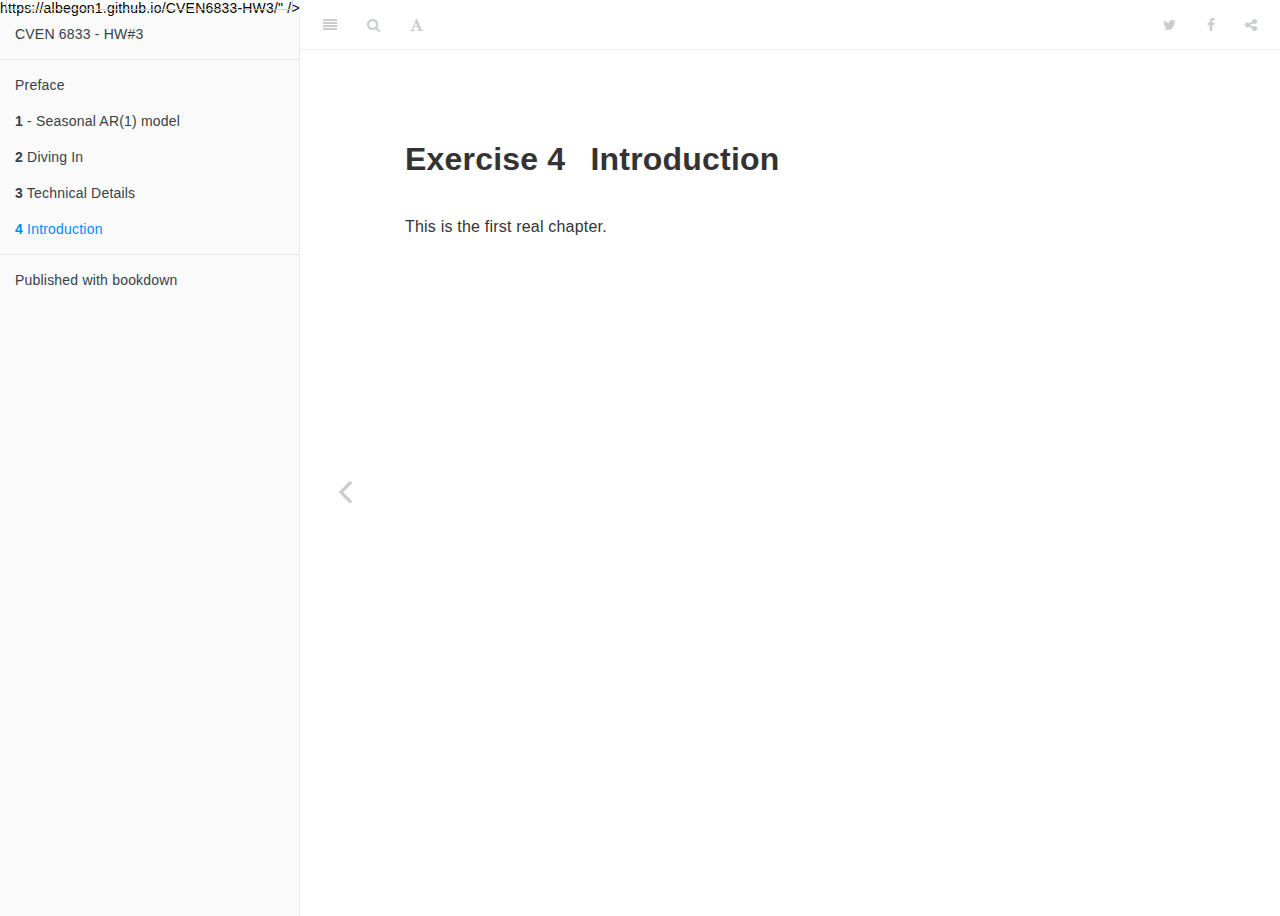
<file: docs/introduction.html>
<!DOCTYPE html>
<html >

<head>

  <meta charset="UTF-8">
  <meta http-equiv="X-UA-Compatible" content="IE=edge">
  <title>CVEN 6833 - Homework 3</title>
  <meta name="description" content="Code and output for Homework Set 3">
  <meta name="generator" content="bookdown 0.7 and GitBook 2.6.7">

  <meta property="og:title" content="CVEN 6833 - Homework 3" />
  <meta property="og:type" content="book" />
  <meta property="og:url" content="<a href="https://albegon1.github.io/CVEN6833-HW3/" class="uri">https://albegon1.github.io/CVEN6833-HW3/</a>" />
  
  <meta property="og:description" content="Code and output for Homework Set 3" />
  <meta name="github-repo" content="albegon1/CVEN6833-HW3" />

  <meta name="twitter:card" content="summary" />
  <meta name="twitter:title" content="CVEN 6833 - Homework 3" />
  
  <meta name="twitter:description" content="Code and output for Homework Set 3" />
  

<meta name="author" content="Alex Belenguer">


<meta name="date" content="2018-12-01">

  <meta name="viewport" content="width=device-width, initial-scale=1">
  <meta name="apple-mobile-web-app-capable" content="yes">
  <meta name="apple-mobile-web-app-status-bar-style" content="black">
  
  
<link rel="prev" href="technical-details.html">

<script src="libs/jquery-2.2.3/jquery.min.js"></script>
<link href="libs/gitbook-2.6.7/css/style.css" rel="stylesheet" />
<link href="libs/gitbook-2.6.7/css/plugin-bookdown.css" rel="stylesheet" />
<link href="libs/gitbook-2.6.7/css/plugin-highlight.css" rel="stylesheet" />
<link href="libs/gitbook-2.6.7/css/plugin-search.css" rel="stylesheet" />
<link href="libs/gitbook-2.6.7/css/plugin-fontsettings.css" rel="stylesheet" />









<style type="text/css">
div.sourceCode { overflow-x: auto; }
table.sourceCode, tr.sourceCode, td.lineNumbers, td.sourceCode {
  margin: 0; padding: 0; vertical-align: baseline; border: none; }
table.sourceCode { width: 100%; line-height: 100%; }
td.lineNumbers { text-align: right; padding-right: 4px; padding-left: 4px; color: #aaaaaa; border-right: 1px solid #aaaaaa; }
td.sourceCode { padding-left: 5px; }
code > span.kw { color: #007020; font-weight: bold; } /* Keyword */
code > span.dt { color: #902000; } /* DataType */
code > span.dv { color: #40a070; } /* DecVal */
code > span.bn { color: #40a070; } /* BaseN */
code > span.fl { color: #40a070; } /* Float */
code > span.ch { color: #4070a0; } /* Char */
code > span.st { color: #4070a0; } /* String */
code > span.co { color: #60a0b0; font-style: italic; } /* Comment */
code > span.ot { color: #007020; } /* Other */
code > span.al { color: #ff0000; font-weight: bold; } /* Alert */
code > span.fu { color: #06287e; } /* Function */
code > span.er { color: #ff0000; font-weight: bold; } /* Error */
code > span.wa { color: #60a0b0; font-weight: bold; font-style: italic; } /* Warning */
code > span.cn { color: #880000; } /* Constant */
code > span.sc { color: #4070a0; } /* SpecialChar */
code > span.vs { color: #4070a0; } /* VerbatimString */
code > span.ss { color: #bb6688; } /* SpecialString */
code > span.im { } /* Import */
code > span.va { color: #19177c; } /* Variable */
code > span.cf { color: #007020; font-weight: bold; } /* ControlFlow */
code > span.op { color: #666666; } /* Operator */
code > span.bu { } /* BuiltIn */
code > span.ex { } /* Extension */
code > span.pp { color: #bc7a00; } /* Preprocessor */
code > span.at { color: #7d9029; } /* Attribute */
code > span.do { color: #ba2121; font-style: italic; } /* Documentation */
code > span.an { color: #60a0b0; font-weight: bold; font-style: italic; } /* Annotation */
code > span.cv { color: #60a0b0; font-weight: bold; font-style: italic; } /* CommentVar */
code > span.in { color: #60a0b0; font-weight: bold; font-style: italic; } /* Information */
</style>

<link rel="stylesheet" href="style.css" type="text/css" />
</head>

<body>



  <div class="book without-animation with-summary font-size-2 font-family-1" data-basepath=".">

    <div class="book-summary">
      <nav role="navigation">

<ul class="summary">
<li><a href="./">CVEN 6833 - HW#3</a></li>

<li class="divider"></li>
<li class="chapter" data-level="" data-path="index.html"><a href="index.html"><i class="fa fa-check"></i>Preface</a></li>
<li class="chapter" data-level="1" data-path="seasonal-ar1-model.html"><a href="seasonal-ar1-model.html"><i class="fa fa-check"></i><b>1</b> - Seasonal AR(1) model</a></li>
<li class="chapter" data-level="2" data-path="diving-in.html"><a href="diving-in.html"><i class="fa fa-check"></i><b>2</b> Diving In</a></li>
<li class="chapter" data-level="3" data-path="technical-details.html"><a href="technical-details.html"><i class="fa fa-check"></i><b>3</b> Technical Details</a></li>
<li class="chapter" data-level="4" data-path="introduction.html"><a href="introduction.html"><i class="fa fa-check"></i><b>4</b> Introduction</a></li>
<li class="divider"></li>
<li><a href="https://github.com/rstudio/bookdown" target="blank">Published with bookdown</a></li>

</ul>

      </nav>
    </div>

    <div class="book-body">
      <div class="body-inner">
        <div class="book-header" role="navigation">
          <h1>
            <i class="fa fa-circle-o-notch fa-spin"></i><a href="./">CVEN 6833 - Homework 3</a>
          </h1>
        </div>

        <div class="page-wrapper" tabindex="-1" role="main">
          <div class="page-inner">

            <section class="normal" id="section-">
<div id="introduction" class="section level1">
<h1><span class="header-section-number">Exercise 4</span> Introduction</h1>
<p>This is the first real chapter.</p>

</div>
            </section>

          </div>
        </div>
      </div>
<a href="technical-details.html" class="navigation navigation-prev navigation-unique" aria-label="Previous page"><i class="fa fa-angle-left"></i></a>

    </div>
  </div>
<script src="libs/gitbook-2.6.7/js/app.min.js"></script>
<script src="libs/gitbook-2.6.7/js/lunr.js"></script>
<script src="libs/gitbook-2.6.7/js/plugin-search.js"></script>
<script src="libs/gitbook-2.6.7/js/plugin-sharing.js"></script>
<script src="libs/gitbook-2.6.7/js/plugin-fontsettings.js"></script>
<script src="libs/gitbook-2.6.7/js/plugin-bookdown.js"></script>
<script src="libs/gitbook-2.6.7/js/jquery.highlight.js"></script>
<script>
gitbook.require(["gitbook"], function(gitbook) {
gitbook.start({
"sharing": {
"github": false,
"facebook": true,
"twitter": true,
"google": false,
"linkedin": false,
"weibo": false,
"instapper": false,
"vk": false,
"all": ["facebook", "google", "twitter", "linkedin", "weibo", "instapaper"]
},
"fontsettings": {
"theme": "white",
"family": "sans",
"size": 2
},
"edit": {
"link": null,
"text": null
},
"download": null,
"toc": {
"collapse": "subsection"
}
});
});
</script>

</body>

</html>
</file>
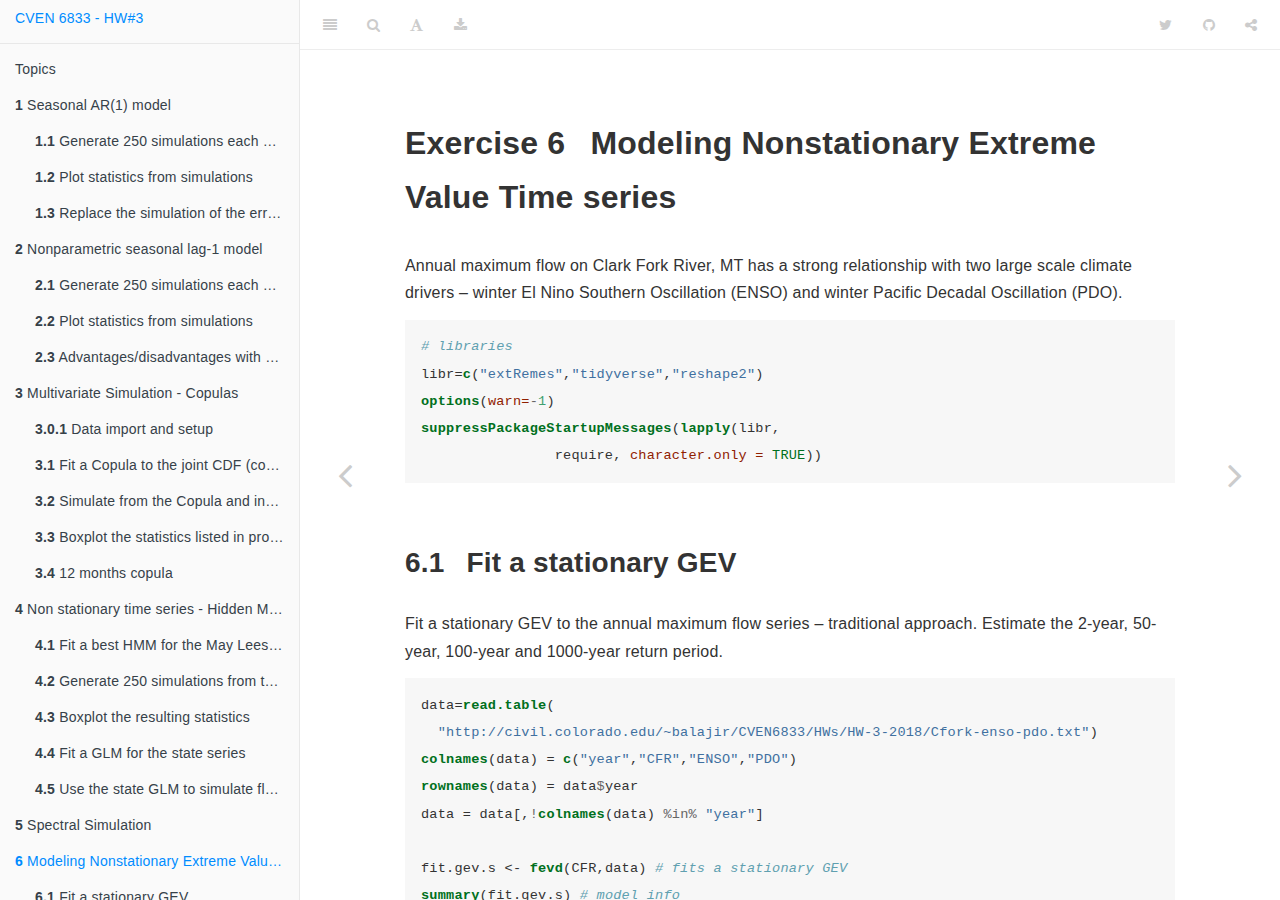
<file: docs/modeling-nonstationary-extreme-value-time-series.html>
<!DOCTYPE html>
<html >

<head>

  <meta charset="UTF-8">
  <meta http-equiv="X-UA-Compatible" content="IE=edge">
  <title>CVEN 6833 - Homework 3</title>
  <meta name="description" content="Code and output for Homework Set 3">
  <meta name="generator" content="bookdown 0.7 and GitBook 2.6.7">

  <meta property="og:title" content="CVEN 6833 - Homework 3" />
  <meta property="og:type" content="book" />
  
  
  <meta property="og:description" content="Code and output for Homework Set 3" />
  <meta name="github-repo" content="albegon1/CVEN6833-HW3" />

  <meta name="twitter:card" content="summary" />
  <meta name="twitter:title" content="CVEN 6833 - Homework 3" />
  
  <meta name="twitter:description" content="Code and output for Homework Set 3" />
  

<meta name="author" content="Alex Belenguer">



  <meta name="viewport" content="width=device-width, initial-scale=1">
  <meta name="apple-mobile-web-app-capable" content="yes">
  <meta name="apple-mobile-web-app-status-bar-style" content="black">
  
  
<link rel="prev" href="spectral-simulation.html">
<link rel="next" href="use-of-hidden-markov-models-for-forecasting.html">
<script src="libs/jquery-2.2.3/jquery.min.js"></script>
<link href="libs/gitbook-2.6.7/css/style.css" rel="stylesheet" />
<link href="libs/gitbook-2.6.7/css/plugin-bookdown.css" rel="stylesheet" />
<link href="libs/gitbook-2.6.7/css/plugin-highlight.css" rel="stylesheet" />
<link href="libs/gitbook-2.6.7/css/plugin-search.css" rel="stylesheet" />
<link href="libs/gitbook-2.6.7/css/plugin-fontsettings.css" rel="stylesheet" />









<style type="text/css">
div.sourceCode { overflow-x: auto; }
table.sourceCode, tr.sourceCode, td.lineNumbers, td.sourceCode {
  margin: 0; padding: 0; vertical-align: baseline; border: none; }
table.sourceCode { width: 100%; line-height: 100%; }
td.lineNumbers { text-align: right; padding-right: 4px; padding-left: 4px; color: #aaaaaa; border-right: 1px solid #aaaaaa; }
td.sourceCode { padding-left: 5px; }
code > span.kw { color: #007020; font-weight: bold; } /* Keyword */
code > span.dt { color: #902000; } /* DataType */
code > span.dv { color: #40a070; } /* DecVal */
code > span.bn { color: #40a070; } /* BaseN */
code > span.fl { color: #40a070; } /* Float */
code > span.ch { color: #4070a0; } /* Char */
code > span.st { color: #4070a0; } /* String */
code > span.co { color: #60a0b0; font-style: italic; } /* Comment */
code > span.ot { color: #007020; } /* Other */
code > span.al { color: #ff0000; font-weight: bold; } /* Alert */
code > span.fu { color: #06287e; } /* Function */
code > span.er { color: #ff0000; font-weight: bold; } /* Error */
code > span.wa { color: #60a0b0; font-weight: bold; font-style: italic; } /* Warning */
code > span.cn { color: #880000; } /* Constant */
code > span.sc { color: #4070a0; } /* SpecialChar */
code > span.vs { color: #4070a0; } /* VerbatimString */
code > span.ss { color: #bb6688; } /* SpecialString */
code > span.im { } /* Import */
code > span.va { color: #19177c; } /* Variable */
code > span.cf { color: #007020; font-weight: bold; } /* ControlFlow */
code > span.op { color: #666666; } /* Operator */
code > span.bu { } /* BuiltIn */
code > span.ex { } /* Extension */
code > span.pp { color: #bc7a00; } /* Preprocessor */
code > span.at { color: #7d9029; } /* Attribute */
code > span.do { color: #ba2121; font-style: italic; } /* Documentation */
code > span.an { color: #60a0b0; font-weight: bold; font-style: italic; } /* Annotation */
code > span.cv { color: #60a0b0; font-weight: bold; font-style: italic; } /* CommentVar */
code > span.in { color: #60a0b0; font-weight: bold; font-style: italic; } /* Information */
</style>

<link rel="stylesheet" href="style.css" type="text/css" />
</head>

<body>



  <div class="book without-animation with-summary font-size-2 font-family-1" data-basepath=".">

    <div class="book-summary">
      <nav role="navigation">

<ul class="summary">
<li><a href="./">CVEN 6833 - HW#3</a></li>

<li class="divider"></li>
<li class="chapter" data-level="" data-path="index.html"><a href="index.html"><i class="fa fa-check"></i>Topics</a></li>
<li class="chapter" data-level="1" data-path="seasonal-ar1-model.html"><a href="seasonal-ar1-model.html"><i class="fa fa-check"></i><b>1</b> Seasonal AR(1) model</a><ul>
<li class="chapter" data-level="1.1" data-path="seasonal-ar1-model.html"><a href="seasonal-ar1-model.html#generate-250-simulations-each-of-same-length-as-the-historical-data."><i class="fa fa-check"></i><b>1.1</b> Generate 250 simulations each of same length as the historical data.</a></li>
<li class="chapter" data-level="1.2" data-path="seasonal-ar1-model.html"><a href="seasonal-ar1-model.html#plot-statistics-from-simulations"><i class="fa fa-check"></i><b>1.2</b> Plot statistics from simulations</a></li>
<li class="chapter" data-level="1.3" data-path="seasonal-ar1-model.html"><a href="seasonal-ar1-model.html#replace-the-simulation-of-the-errors-or-innovations-from-normal-to-gamma"><i class="fa fa-check"></i><b>1.3</b> Replace the simulation of the errors (or innovations) from Normal to Gamma</a></li>
</ul></li>
<li class="chapter" data-level="2" data-path="nonparametric-seasonal-lag-1-model.html"><a href="nonparametric-seasonal-lag-1-model.html"><i class="fa fa-check"></i><b>2</b> Nonparametric seasonal lag-1 model</a><ul>
<li class="chapter" data-level="2.1" data-path="nonparametric-seasonal-lag-1-model.html"><a href="nonparametric-seasonal-lag-1-model.html#generate-250-simulations-each-of-same-length-as-the-historical-data.-1"><i class="fa fa-check"></i><b>2.1</b> Generate 250 simulations each of same length as the historical data.</a></li>
<li class="chapter" data-level="2.2" data-path="nonparametric-seasonal-lag-1-model.html"><a href="nonparametric-seasonal-lag-1-model.html#plot-statistics-from-simulations-1"><i class="fa fa-check"></i><b>2.2</b> Plot statistics from simulations</a></li>
<li class="chapter" data-level="2.3" data-path="nonparametric-seasonal-lag-1-model.html"><a href="nonparametric-seasonal-lag-1-model.html#advantagesdisadvantages-with-a-nonparametric-approach."><i class="fa fa-check"></i><b>2.3</b> Advantages/disadvantages with a nonparametric approach.</a></li>
</ul></li>
<li class="chapter" data-level="3" data-path="multivariate-simulation-copulas.html"><a href="multivariate-simulation-copulas.html"><i class="fa fa-check"></i><b>3</b> Multivariate Simulation - Copulas</a><ul>
<li class="chapter" data-level="3.0.1" data-path="multivariate-simulation-copulas.html"><a href="multivariate-simulation-copulas.html#data-import-and-setup"><i class="fa fa-check"></i><b>3.0.1</b> Data import and setup</a></li>
<li class="chapter" data-level="3.1" data-path="multivariate-simulation-copulas.html"><a href="multivariate-simulation-copulas.html#fit-a-copula-to-the-joint-cdf-copula-by-pairs"><i class="fa fa-check"></i><b>3.1</b> Fit a Copula to the joint CDF (copula by pairs)</a></li>
<li class="chapter" data-level="3.2" data-path="multivariate-simulation-copulas.html"><a href="multivariate-simulation-copulas.html#simulate-from-the-copula-and-invert"><i class="fa fa-check"></i><b>3.2</b> Simulate from the Copula and invert</a></li>
<li class="chapter" data-level="3.3" data-path="multivariate-simulation-copulas.html"><a href="multivariate-simulation-copulas.html#boxplot-the-statistics-listed-in-problem-1-and-compare-with-the-results-from-the-previous-methods"><i class="fa fa-check"></i><b>3.3</b> Boxplot the statistics listed in problem 1 and compare with the results from the previous methods</a></li>
<li class="chapter" data-level="3.4" data-path="multivariate-simulation-copulas.html"><a href="multivariate-simulation-copulas.html#months-copula"><i class="fa fa-check"></i><b>3.4</b> 12 months copula</a></li>
</ul></li>
<li class="chapter" data-level="4" data-path="non-stationary-time-series-hidden-markov-model.html"><a href="non-stationary-time-series-hidden-markov-model.html"><i class="fa fa-check"></i><b>4</b> Non stationary time series - Hidden Markov Model</a><ul>
<li class="chapter" data-level="4.1" data-path="non-stationary-time-series-hidden-markov-model.html"><a href="non-stationary-time-series-hidden-markov-model.html#fit-a-best-hmm-for-the-may-lees-ferry-streamflow"><i class="fa fa-check"></i><b>4.1</b> Fit a best HMM for the May Lees Ferry streamflow</a></li>
<li class="chapter" data-level="4.2" data-path="non-stationary-time-series-hidden-markov-model.html"><a href="non-stationary-time-series-hidden-markov-model.html#generate-250-simulations-from-the-fitted-hmm"><i class="fa fa-check"></i><b>4.2</b> Generate 250 simulations from the fitted HMM</a></li>
<li class="chapter" data-level="4.3" data-path="non-stationary-time-series-hidden-markov-model.html"><a href="non-stationary-time-series-hidden-markov-model.html#boxplot-the-resulting-statistics"><i class="fa fa-check"></i><b>4.3</b> Boxplot the resulting statistics</a></li>
<li class="chapter" data-level="4.4" data-path="non-stationary-time-series-hidden-markov-model.html"><a href="non-stationary-time-series-hidden-markov-model.html#fit-a-glm-for-the-state-series"><i class="fa fa-check"></i><b>4.4</b> Fit a GLM for the state series</a></li>
<li class="chapter" data-level="4.5" data-path="non-stationary-time-series-hidden-markov-model.html"><a href="non-stationary-time-series-hidden-markov-model.html#use-the-state-glm-to-simulate-flows-from-the-component-distribution"><i class="fa fa-check"></i><b>4.5</b> Use the state GLM to simulate flows from the component distribution</a></li>
</ul></li>
<li class="chapter" data-level="5" data-path="spectral-simulation.html"><a href="spectral-simulation.html"><i class="fa fa-check"></i><b>5</b> Spectral Simulation</a></li>
<li class="chapter" data-level="6" data-path="modeling-nonstationary-extreme-value-time-series.html"><a href="modeling-nonstationary-extreme-value-time-series.html"><i class="fa fa-check"></i><b>6</b> Modeling Nonstationary Extreme Value Time series</a><ul>
<li class="chapter" data-level="6.1" data-path="modeling-nonstationary-extreme-value-time-series.html"><a href="modeling-nonstationary-extreme-value-time-series.html#fit-a-stationary-gev"><i class="fa fa-check"></i><b>6.1</b> Fit a stationary GEV</a></li>
<li class="chapter" data-level="6.2" data-path="modeling-nonstationary-extreme-value-time-series.html"><a href="modeling-nonstationary-extreme-value-time-series.html#fit-a-best-nonstationary-gev-model"><i class="fa fa-check"></i><b>6.2</b> Fit a best nonstationary GEV model</a></li>
<li class="chapter" data-level="6.3" data-path="modeling-nonstationary-extreme-value-time-series.html"><a href="modeling-nonstationary-extreme-value-time-series.html#repeat-by-varying-scale-and-location"><i class="fa fa-check"></i><b>6.3</b> Repeat by varying scale and location</a></li>
<li class="chapter" data-level="6.4" data-path="modeling-nonstationary-extreme-value-time-series.html"><a href="modeling-nonstationary-extreme-value-time-series.html#plot-the-results"><i class="fa fa-check"></i><b>6.4</b> Plot the results</a></li>
</ul></li>
<li class="chapter" data-level="7" data-path="use-of-hidden-markov-models-for-forecasting.html"><a href="use-of-hidden-markov-models-for-forecasting.html"><i class="fa fa-check"></i><b>7</b> Use of Hidden Markov Models for forecasting</a><ul>
<li class="chapter" data-level="7.1" data-path="use-of-hidden-markov-models-for-forecasting.html"><a href="use-of-hidden-markov-models-for-forecasting.html#fit-a-best-hmm-model-for-the-spring-season-flows"><i class="fa fa-check"></i><b>7.1</b> Fit a best HMM model for the spring season flows</a></li>
<li class="chapter" data-level="7.2" data-path="use-of-hidden-markov-models-for-forecasting.html"><a href="use-of-hidden-markov-models-for-forecasting.html#generate-250-simulations-each-of-same-length-as-the-historical-data"><i class="fa fa-check"></i><b>7.2</b> Generate 250 simulations each of same length as the historical data</a></li>
<li class="chapter" data-level="7.3" data-path="use-of-hidden-markov-models-for-forecasting.html"><a href="use-of-hidden-markov-models-for-forecasting.html#fit-a-best-glm-to-the-state-sequence"><i class="fa fa-check"></i><b>7.3</b> Fit a best GLM to the state sequence</a></li>
<li class="chapter" data-level="7.4" data-path="use-of-hidden-markov-models-for-forecasting.html"><a href="use-of-hidden-markov-models-for-forecasting.html#for-each-year-based-on-the-predictors-obtain-the-probabilities-of-the-states"><i class="fa fa-check"></i><b>7.4</b> For each year based on the predictors, obtain the probabilities of the states</a></li>
<li class="chapter" data-level="7.5" data-path="use-of-hidden-markov-models-for-forecasting.html"><a href="use-of-hidden-markov-models-for-forecasting.html#using-these-state-probabilities-simulate-flow-from-the-corresponding-state-pdfs"><i class="fa fa-check"></i><b>7.5</b> Using these state probabilities, simulate flow from the corresponding state PDFs</a></li>
<li class="chapter" data-level="7.6" data-path="use-of-hidden-markov-models-for-forecasting.html"><a href="use-of-hidden-markov-models-for-forecasting.html#compute-the-median-and-compare-with-the-observed-flow.-compute-rpss-at-the-terciles."><i class="fa fa-check"></i><b>7.6</b> Compute the median and compare with the observed flow. Compute RPSS at the terciles.</a></li>
<li class="chapter" data-level="7.7" data-path="use-of-hidden-markov-models-for-forecasting.html"><a href="use-of-hidden-markov-models-for-forecasting.html#make-blind-predictions-from-2001-and-on"><i class="fa fa-check"></i><b>7.7</b> Make blind predictions from 2001 and on</a><ul>
<li class="chapter" data-level="7.7.1" data-path="use-of-hidden-markov-models-for-forecasting.html"><a href="use-of-hidden-markov-models-for-forecasting.html#correlation-of-median-streamflows"><i class="fa fa-check"></i><b>7.7.1</b> Correlation of median streamflows</a></li>
<li class="chapter" data-level="7.7.2" data-path="use-of-hidden-markov-models-for-forecasting.html"><a href="use-of-hidden-markov-models-for-forecasting.html#rpss"><i class="fa fa-check"></i><b>7.7.2</b> RPSS</a></li>
</ul></li>
<li class="chapter" data-level="7.8" data-path="use-of-hidden-markov-models-for-forecasting.html"><a href="use-of-hidden-markov-models-for-forecasting.html#functions-from-lib.r"><i class="fa fa-check"></i><b>7.8</b> Functions from lib.R</a></li>
</ul></li>
<li class="chapter" data-level="8" data-path="singular-spectrum-analysis-diagnostics-forecasting.html"><a href="singular-spectrum-analysis-diagnostics-forecasting.html"><i class="fa fa-check"></i><b>8</b> Singular Spectrum Analysis – Diagnostics &amp; Forecasting</a><ul>
<li class="chapter" data-level="8.1" data-path="singular-spectrum-analysis-diagnostics-forecasting.html"><a href="singular-spectrum-analysis-diagnostics-forecasting.html#ssa-on-time-frame-window"><i class="fa fa-check"></i><b>8.1</b> SSA on time frame window</a></li>
<li class="chapter" data-level="8.2" data-path="singular-spectrum-analysis-diagnostics-forecasting.html"><a href="singular-spectrum-analysis-diagnostics-forecasting.html#prediction-use-ar-models-to-fit-rpc-and-predict-2001---2016-streamflows"><i class="fa fa-check"></i><b>8.2</b> Prediction: Use AR models to fit RPC and predict 2001 - 2016 streamflows</a><ul>
<li class="chapter" data-level="8.2.1" data-path="singular-spectrum-analysis-diagnostics-forecasting.html"><a href="singular-spectrum-analysis-diagnostics-forecasting.html#perform-ssa-until-2001"><i class="fa fa-check"></i><b>8.2.1</b> Perform SSA until 2001</a></li>
<li class="chapter" data-level="8.2.2" data-path="singular-spectrum-analysis-diagnostics-forecasting.html"><a href="singular-spectrum-analysis-diagnostics-forecasting.html#ar-model-for-dominant-modes"><i class="fa fa-check"></i><b>8.2.2</b> AR model for dominant modes</a></li>
</ul></li>
</ul></li>
<li class="divider"></li>
<li><a href="https://github.com/rstudio/bookdown" target="blank">Published with bookdown</a></li> 

</ul>

      </nav>
    </div>

    <div class="book-body">
      <div class="body-inner">
        <div class="book-header" role="navigation">
          <h1>
            <i class="fa fa-circle-o-notch fa-spin"></i><a href="./">CVEN 6833 - Homework 3</a>
          </h1>
        </div>

        <div class="page-wrapper" tabindex="-1" role="main">
          <div class="page-inner">

            <section class="normal" id="section-">
<div id="modeling-nonstationary-extreme-value-time-series" class="section level1">
<h1><span class="header-section-number">Exercise 6</span> Modeling Nonstationary Extreme Value Time series</h1>
<p>Annual maximum flow on Clark Fork River, MT has a strong relationship with two large scale climate drivers – winter El Nino Southern Oscillation (ENSO) and winter Pacific Decadal Oscillation (PDO).</p>
<div class="sourceCode"><pre class="sourceCode r"><code class="sourceCode r"><span class="co"># libraries</span>
libr=<span class="kw">c</span>(<span class="st">&quot;extRemes&quot;</span>,<span class="st">&quot;tidyverse&quot;</span>,<span class="st">&quot;reshape2&quot;</span>)
<span class="kw">options</span>(<span class="dt">warn=</span><span class="op">-</span><span class="dv">1</span>)
<span class="kw">suppressPackageStartupMessages</span>(<span class="kw">lapply</span>(libr, 
                require, <span class="dt">character.only =</span> <span class="ot">TRUE</span>))</code></pre></div>
<div id="fit-a-stationary-gev" class="section level2">
<h2><span class="header-section-number">6.1</span> Fit a stationary GEV</h2>
<p>Fit a stationary GEV to the annual maximum flow series – traditional approach. Estimate the 2-year, 50-year, 100-year and 1000-year return period.</p>
<div class="sourceCode"><pre class="sourceCode r"><code class="sourceCode r">data=<span class="kw">read.table</span>(
  <span class="st">&quot;http://civil.colorado.edu/~balajir/CVEN6833/HWs/HW-3-2018/Cfork-enso-pdo.txt&quot;</span>)
<span class="kw">colnames</span>(data) =<span class="st"> </span><span class="kw">c</span>(<span class="st">&quot;year&quot;</span>,<span class="st">&quot;CFR&quot;</span>,<span class="st">&quot;ENSO&quot;</span>,<span class="st">&quot;PDO&quot;</span>)
<span class="kw">rownames</span>(data) =<span class="st"> </span>data<span class="op">$</span>year
data =<span class="st"> </span>data[,<span class="op">!</span><span class="kw">colnames</span>(data) <span class="op">%in%</span><span class="st"> &quot;year&quot;</span>]

fit.gev.s &lt;-<span class="st"> </span><span class="kw">fevd</span>(CFR,data) <span class="co"># fits a stationary GEV</span>
<span class="kw">summary</span>(fit.gev.s) <span class="co"># model info</span></code></pre></div>
<pre><code>## 
## fevd(x = CFR, data = data)
## 
## [1] &quot;Estimation Method used: MLE&quot;
## 
## 
##  Negative Log-Likelihood Value:  86.67505 
## 
## 
##  Estimated parameters:
##    location       scale       shape 
## -0.32384381  0.70877948 -0.01945511 
## 
##  Standard Error Estimates:
##   location      scale      shape 
## 0.09392425 0.06716585 0.08069709 
## 
##  Estimated parameter covariance matrix.
##              location        scale        shape
## location  0.008821764  0.002204481 -0.002573214
## scale     0.002204481  0.004511251 -0.001523174
## shape    -0.002573214 -0.001523174  0.006512021
## 
##  AIC = 179.3501 
## 
##  BIC = 186.1381</code></pre>
<div class="sourceCode"><pre class="sourceCode r"><code class="sourceCode r">rl.s =<span class="st"> </span><span class="kw">return.level</span>(fit.gev.s,<span class="dt">return.period =</span> <span class="kw">c</span>(<span class="dv">2</span>,<span class="dv">50</span>,<span class="dv">100</span>,<span class="dv">1000</span>)) <span class="co"># return periods</span></code></pre></div>
</div>
<div id="fit-a-best-nonstationary-gev-model" class="section level2">
<h2><span class="header-section-number">6.2</span> Fit a best nonstationary GEV model</h2>
<p>Fit a best nonstationary GEV model varying just the location parameter and estimate the above four return periods.</p>
<div class="sourceCode"><pre class="sourceCode r"><code class="sourceCode r">alt =<span class="st"> </span><span class="kw">c</span>(<span class="st">&quot;~ ENSO&quot;</span>,<span class="st">&quot;~ PDO&quot;</span>,<span class="st">&quot;~ ENSO + PDO&quot;</span>) <span class="co"># alternatives</span>
AIC.ns =<span class="st"> </span>BIC.ns =<span class="st"> </span><span class="dv">1</span><span class="op">:</span><span class="dv">3</span> <span class="co"># AIC, BIC values</span>
<span class="cf">for</span>(i <span class="cf">in</span> <span class="dv">1</span><span class="op">:</span><span class="dv">3</span>){
  bns=<span class="kw">fevd</span>(CFR,data,<span class="dt">location.fun =</span> <span class="kw">eval</span>(<span class="kw">parse</span>(<span class="dt">text =</span> alt[i])),
           <span class="dt">use.phi =</span> <span class="ot">TRUE</span>) <span class="co"># location: ENSO</span>
  AIC.ns[i]=<span class="kw">summary</span>(bns,<span class="dt">silent=</span><span class="ot">TRUE</span>)<span class="op">$</span>AIC
  BIC.ns[i]=<span class="kw">summary</span>(bns,<span class="dt">silent=</span><span class="ot">TRUE</span>)<span class="op">$</span>BIC  
}
<span class="kw">print</span>(AIC.ns)</code></pre></div>
<pre><code>## [1] 163.5837 174.0022 164.2446</code></pre>
<div class="sourceCode"><pre class="sourceCode r"><code class="sourceCode r"><span class="kw">print</span>(BIC.ns)</code></pre></div>
<pre><code>## [1] 172.6344 183.0529 175.5580</code></pre>
<div class="sourceCode"><pre class="sourceCode r"><code class="sourceCode r">index =<span class="st"> </span><span class="kw">which</span>(AIC.ns <span class="op">==</span><span class="st"> </span><span class="kw">min</span>(AIC.ns),<span class="dt">arr.ind =</span> <span class="ot">TRUE</span>)
<span class="kw">print</span>(<span class="kw">sprintf</span>(<span class="st">&quot;Best non-stationary GEV model: %s location&quot;</span>,
              alt[index]))</code></pre></div>
<pre><code>## [1] &quot;Best non-stationary GEV model: ~ ENSO location&quot;</code></pre>
<div class="sourceCode"><pre class="sourceCode r"><code class="sourceCode r">fit.gev.ns =<span class="st"> </span><span class="kw">fevd</span>(CFR,data,<span class="dt">location.fun =</span> <span class="kw">eval</span>(<span class="kw">parse</span>(<span class="dt">text =</span> alt[index[<span class="dv">1</span>]])),
                  <span class="dt">use.phi =</span> <span class="ot">TRUE</span>)
<span class="kw">summary</span>(fit.gev.ns)</code></pre></div>
<pre><code>## 
## fevd(x = CFR, data = data, location.fun = eval(parse(text = alt[index[1]])), 
##     use.phi = TRUE)
## 
## [1] &quot;Estimation Method used: MLE&quot;
## 
## 
##  Negative Log-Likelihood Value:  77.79183 
## 
## 
##  Estimated parameters:
##         mu0         mu1       scale       shape 
## -0.24530588  0.36192879  0.62352993 -0.01653051 
## 
##  Standard Error Estimates:
##        mu0        mu1      scale      shape 
## 0.08430145 0.08447899 0.06016464 0.08631796 
## 
##  Estimated parameter covariance matrix.
##                mu0           mu1         scale        shape
## mu0    0.007106734  0.0012043692  0.0018846668 -0.002714174
## mu1    0.001204369  0.0071366989  0.0004828137 -0.001382696
## scale  0.001884667  0.0004828137  0.0036197834 -0.001628543
## shape -0.002714174 -0.0013826961 -0.0016285431  0.007450791
## 
##  AIC = 163.5837 
## 
##  BIC = 172.6344</code></pre>
<div class="sourceCode"><pre class="sourceCode r"><code class="sourceCode r">rl.ns =<span class="st"> </span><span class="kw">return.level</span>(fit.gev.ns,<span class="dt">return.period =</span> <span class="kw">c</span>(<span class="dv">2</span>,<span class="dv">50</span>,<span class="dv">100</span>,<span class="dv">1000</span>))
rl.ns[<span class="kw">c</span>(<span class="dv">1</span><span class="op">:</span><span class="dv">3</span>,<span class="dv">69</span><span class="op">:</span><span class="dv">71</span>),]</code></pre></div>
<pre><code>##      2-year level 50-year level 100-year level 1000-year level
## 1930   0.03248117      2.160811       2.566626        3.874737
## 1931   0.24746687      2.375797       2.781611        4.089723
## 1932   0.06215933      2.190489       2.596304        3.904415
## 1998   0.43060283      2.558933       2.964747        4.272859
## 1999  -0.18178068      1.946549       2.352364        3.660475
## 2000  -0.46770442      1.660626       2.066440        3.374551</code></pre>
</div>
<div id="repeat-by-varying-scale-and-location" class="section level2">
<h2><span class="header-section-number">6.3</span> Repeat by varying scale and location</h2>
<div class="sourceCode"><pre class="sourceCode r"><code class="sourceCode r"><span class="kw">options</span>(<span class="dt">warn=</span><span class="op">-</span><span class="dv">999</span>)
alt =<span class="st"> </span><span class="kw">c</span>(<span class="st">&quot;~ ENSO&quot;</span>,<span class="st">&quot;~ PDO&quot;</span>,<span class="st">&quot;~ ENSO + PDO&quot;</span>) <span class="co"># alternatives</span>
AIC.ns =<span class="st"> </span>BIC.ns =<span class="st"> </span><span class="kw">matrix</span>(<span class="ot">NA</span>,<span class="dt">nrow =</span> <span class="dv">3</span>,<span class="dt">ncol =</span> <span class="dv">3</span>) <span class="co"># store AIC, BIC for all alt.</span>

<span class="cf">for</span>(i <span class="cf">in</span> <span class="dv">1</span><span class="op">:</span><span class="dv">3</span>){
  <span class="cf">for</span>(j <span class="cf">in</span> <span class="dv">1</span><span class="op">:</span><span class="dv">3</span>){
    bns=<span class="kw">fevd</span>(CFR,data,<span class="dt">location.fun =</span> <span class="kw">eval</span>(<span class="kw">parse</span>(<span class="dt">text =</span> alt[i])),
             <span class="dt">scale.fun =</span> <span class="kw">eval</span>(<span class="kw">parse</span>(<span class="dt">text =</span> alt[j])),<span class="dt">use.phi =</span> <span class="ot">TRUE</span>)
    AIC.ns[i,j] =<span class="st"> </span><span class="kw">summary</span>(bns,<span class="dt">silent=</span><span class="ot">TRUE</span>)<span class="op">$</span>AIC
    BIC.ns[i,j] =<span class="st"> </span><span class="kw">summary</span>(bns,<span class="dt">silent=</span><span class="ot">TRUE</span>)<span class="op">$</span>BIC
  }
}
<span class="kw">print</span>(AIC.ns)</code></pre></div>
<pre><code>##          [,1]     [,2]     [,3]
## [1,] 163.7752 159.9197 161.8728
## [2,] 174.2619 172.6655 174.4243
## [3,] 164.3930 160.9743 162.8786</code></pre>
<div class="sourceCode"><pre class="sourceCode r"><code class="sourceCode r"><span class="kw">print</span>(BIC.ns)</code></pre></div>
<pre><code>##          [,1]     [,2]     [,3]
## [1,] 175.0886 171.2331 175.4489
## [2,] 185.5753 183.9789 188.0004
## [3,] 177.9690 174.5503 178.7174</code></pre>
<div class="sourceCode"><pre class="sourceCode r"><code class="sourceCode r">index =<span class="st"> </span><span class="kw">which</span>(AIC.ns <span class="op">==</span><span class="st"> </span><span class="kw">min</span>(AIC.ns),<span class="dt">arr.ind =</span> <span class="ot">TRUE</span>)
<span class="kw">print</span>(<span class="kw">sprintf</span>(<span class="st">&quot;Best non-stationary GEV model: %s location and %s scale&quot;</span>,
              alt[index[<span class="dv">1</span>]],alt[index[<span class="dv">2</span>]]))</code></pre></div>
<pre><code>## [1] &quot;Best non-stationary GEV model: ~ ENSO location and ~ PDO scale&quot;</code></pre>
<div class="sourceCode"><pre class="sourceCode r"><code class="sourceCode r">fit.gev.ns.ls =<span class="st"> </span><span class="kw">fevd</span>(CFR,data,<span class="dt">location.fun =</span> <span class="kw">eval</span>(<span class="kw">parse</span>(<span class="dt">text =</span> alt[index[<span class="dv">1</span>]])),
             <span class="dt">scale.fun =</span> <span class="kw">eval</span>(<span class="kw">parse</span>(<span class="dt">text =</span> alt[index[<span class="dv">2</span>]])),<span class="dt">use.phi =</span> <span class="ot">TRUE</span>)
<span class="kw">summary</span>(fit.gev.ns.ls)</code></pre></div>
<pre><code>## 
## fevd(x = CFR, data = data, location.fun = eval(parse(text = alt[index[1]])), 
##     scale.fun = eval(parse(text = alt[index[2]])), use.phi = TRUE)
## 
## [1] &quot;Estimation Method used: MLE&quot;
## 
## 
##  Negative Log-Likelihood Value:  74.95986 
## 
## 
##  Estimated parameters:
##           mu0           mu1          phi0          phi1         shape 
## -2.693319e-01  3.602204e-01  1.663393e-01 -2.235114e-05 -6.554171e-02 
## 
##  Standard Error Estimates:
##        mu0        mu1       phi0       phi1      shape 
## 0.07822364 0.07563862 0.09533687 0.00000002 0.07896250 
## 
##  Estimated parameter covariance matrix.
##                 mu0           mu1          phi0          phi1
## mu0    6.118937e-03  1.605458e-03  2.141504e-03 -3.040912e-14
## mu1    1.605458e-03  5.721201e-03  4.574934e-06 -6.495898e-17
## phi0   2.141504e-03  4.574934e-06  9.089118e-03 -1.290651e-13
## phi1  -3.040912e-14 -6.495898e-17 -1.290651e-13  3.999998e-16
## shape -2.059310e-03 -1.309432e-04 -2.805681e-03  3.983996e-14
##               shape
## mu0   -2.059310e-03
## mu1   -1.309432e-04
## phi0  -2.805681e-03
## phi1   3.983996e-14
## shape  6.235077e-03
## 
##  AIC = 159.9197 
## 
##  BIC = 171.2331</code></pre>
<div class="sourceCode"><pre class="sourceCode r"><code class="sourceCode r">rl.ns.ls =<span class="st"> </span><span class="kw">return.level</span>(fit.gev.ns.ls,<span class="dt">return.period =</span> <span class="kw">c</span>(<span class="dv">2</span>,<span class="dv">50</span>,<span class="dv">100</span>,<span class="dv">1000</span>))
rl.ns.ls[<span class="kw">c</span>(<span class="dv">1</span><span class="op">:</span><span class="dv">3</span>,<span class="dv">69</span><span class="op">:</span><span class="dv">71</span>),]</code></pre></div>
<pre><code>##      2-year level 50-year level 100-year level 1000-year level
## 1930   0.06961405      2.530161       2.952235        4.217186
## 1931   0.31996007      3.089952       3.565108        4.989143
## 1932   0.05017785      2.094097       2.444704        3.495470
## 1998   0.44409223      2.719489       3.109804        4.279570
## 1999  -0.22040302      1.587085       1.897135        2.826353
## 2000  -0.40116031      2.289504       2.751052        4.134305</code></pre>
</div>
<div id="plot-the-results" class="section level2">
<h2><span class="header-section-number">6.4</span> Plot the results</h2>
<p>Include the annual maximum flow series, the stationary return periods and the nonstationary.</p>
<div class="sourceCode"><pre class="sourceCode r"><code class="sourceCode r">series.stat =<span class="st"> </span><span class="kw">data.frame</span>(
  <span class="dt">year =</span> <span class="kw">rownames</span>(data),
  <span class="dt">observed =</span> data<span class="op">$</span>CFR,
  <span class="st">&quot;2.year&quot;</span> =<span class="st"> </span><span class="kw">rep</span>(rl.s[<span class="dv">1</span>],<span class="dt">length.out =</span> <span class="kw">length</span>(data[,<span class="dv">1</span>])),
  <span class="st">&quot;50.year&quot;</span> =<span class="st"> </span><span class="kw">rep</span>(rl.s[<span class="dv">2</span>],<span class="dt">length.out =</span> <span class="kw">length</span>(data[,<span class="dv">1</span>])),
  <span class="st">&quot;100.year&quot;</span> =<span class="st"> </span><span class="kw">rep</span>(rl.s[<span class="dv">3</span>],<span class="dt">length.out =</span> <span class="kw">length</span>(data[,<span class="dv">1</span>])),
  <span class="st">&quot;1000.year&quot;</span> =<span class="st"> </span><span class="kw">rep</span>(rl.s[<span class="dv">4</span>],<span class="dt">length.out =</span> <span class="kw">length</span>(data[,<span class="dv">1</span>]))
)
series.non.stat =<span class="st"> </span><span class="kw">data.frame</span>(<span class="dt">year =</span> <span class="kw">rownames</span>(data),
  <span class="dt">observed =</span> data<span class="op">$</span>CFR,<span class="st">&quot;2.year&quot;</span> =<span class="st"> </span>rl.ns[,<span class="dv">1</span>],<span class="st">&quot;50.year&quot;</span> =<span class="st"> </span>rl.ns[,<span class="dv">2</span>],
  <span class="st">&quot;100.year&quot;</span> =<span class="st"> </span>rl.ns[,<span class="dv">3</span>],<span class="st">&quot;1000.year&quot;</span> =<span class="st"> </span>rl.ns[,<span class="dv">4</span>])
series.non.stat.ls =<span class="st"> </span><span class="kw">data.frame</span>(<span class="dt">year =</span> <span class="kw">rownames</span>(data),
  <span class="dt">observed =</span> data<span class="op">$</span>CFR,<span class="st">&quot;2.year&quot;</span> =<span class="st"> </span>rl.ns.ls[,<span class="dv">1</span>],<span class="st">&quot;50.year&quot;</span> =<span class="st"> </span>rl.ns.ls[,<span class="dv">2</span>],
  <span class="st">&quot;100.year&quot;</span> =<span class="st"> </span>rl.ns.ls[,<span class="dv">3</span>],<span class="st">&quot;1000.year&quot;</span> =<span class="st"> </span>rl.ns.ls[,<span class="dv">4</span>])

plot.series =<span class="st"> </span><span class="cf">function</span>(series,title){
  series =<span class="st"> </span><span class="kw">melt</span>(series,<span class="dt">id.vars =</span> <span class="st">&quot;year&quot;</span>,<span class="dt">variable.name =</span><span class="st">&quot;series&quot;</span>)
  <span class="kw">ggplot</span>(series, <span class="kw">aes</span>(<span class="dt">x=</span><span class="kw">as.numeric</span>(<span class="kw">as.character</span>(year)),<span class="dt">y=</span>value,<span class="dt">group=</span>series))<span class="op">+</span>
<span class="st">    </span><span class="kw">geom_line</span>(<span class="kw">aes</span>(<span class="dt">linetype=</span>series,<span class="dt">color=</span>series))<span class="op">+</span>
<span class="st">    </span><span class="kw">scale_colour_manual</span>(<span class="st">&quot;&quot;</span>,
                        <span class="dt">values =</span> <span class="kw">c</span>(<span class="st">&quot;black&quot;</span>, <span class="st">&quot;green&quot;</span>, <span class="st">&quot;blue&quot;</span>,<span class="st">&quot;purple&quot;</span>,<span class="st">&quot;red&quot;</span>)) <span class="op">+</span>
<span class="st">    </span><span class="kw">scale_linetype_manual</span>(<span class="st">&quot;&quot;</span>,<span class="dt">values=</span><span class="kw">c</span>(<span class="st">&quot;solid&quot;</span>,<span class="st">&quot;longdash&quot;</span>,<span class="st">&quot;longdash&quot;</span>,<span class="st">&quot;longdash&quot;</span>,<span class="st">&quot;longdash&quot;</span>)) <span class="op">+</span>
<span class="st">    </span><span class="kw">labs</span>(<span class="dt">title =</span> title, <span class="dt">x =</span> <span class="st">&quot;Year&quot;</span>, <span class="dt">y =</span> <span class="st">&quot;Peak Flow at return level&quot;</span>)<span class="op">+</span>
<span class="st">    </span><span class="kw">theme</span>(<span class="dt">plot.title =</span> <span class="kw">element_text</span>(<span class="dt">hjust =</span> <span class="fl">0.5</span>),<span class="dt">plot.margin=</span><span class="kw">unit</span>(<span class="kw">c</span>(<span class="dv">1</span>,<span class="dv">9</span>,<span class="dv">1</span>,<span class="dv">1</span>),<span class="st">&quot;cm&quot;</span>),<span class="dt">legend.position=</span><span class="kw">c</span>(<span class="fl">1.25</span>, .<span class="dv">8</span>))
}</code></pre></div>
<div class="sourceCode"><pre class="sourceCode r"><code class="sourceCode r"><span class="kw">plot.series</span>(series.stat,<span class="st">&quot;Historical Stationary Return Levels</span><span class="ch">\n</span><span class="st">&quot;</span>)</code></pre></div>
<p><img src="CVEN_6833_-_HW3_files/figure-html/unnamed-chunk-58-1.png" width="1152" /></p>
<div class="sourceCode"><pre class="sourceCode r"><code class="sourceCode r"><span class="kw">plot.series</span>(series.non.stat,<span class="st">&quot;Historical Non-Stationary Return Levels (best location) </span><span class="ch">\n</span><span class="st">&quot;</span>)</code></pre></div>
<p><img src="CVEN_6833_-_HW3_files/figure-html/unnamed-chunk-58-2.png" width="1152" /></p>
<div class="sourceCode"><pre class="sourceCode r"><code class="sourceCode r"><span class="kw">plot.series</span>(series.non.stat.ls,<span class="st">&quot;Historical Non-Stationary Return Levels (best location and scale) </span><span class="ch">\n</span><span class="st">&quot;</span>)</code></pre></div>
<p><img src="CVEN_6833_-_HW3_files/figure-html/unnamed-chunk-58-3.png" width="1152" /></p>

</div>
</div>
            </section>

          </div>
        </div>
      </div>
<a href="spectral-simulation.html" class="navigation navigation-prev " aria-label="Previous page"><i class="fa fa-angle-left"></i></a>
<a href="use-of-hidden-markov-models-for-forecasting.html" class="navigation navigation-next " aria-label="Next page"><i class="fa fa-angle-right"></i></a>
    </div>
  </div>
<script src="libs/gitbook-2.6.7/js/app.min.js"></script>
<script src="libs/gitbook-2.6.7/js/lunr.js"></script>
<script src="libs/gitbook-2.6.7/js/plugin-search.js"></script>
<script src="libs/gitbook-2.6.7/js/plugin-sharing.js"></script>
<script src="libs/gitbook-2.6.7/js/plugin-fontsettings.js"></script>
<script src="libs/gitbook-2.6.7/js/plugin-bookdown.js"></script>
<script src="libs/gitbook-2.6.7/js/jquery.highlight.js"></script>
<script>
gitbook.require(["gitbook"], function(gitbook) {
gitbook.start({
"sharing": {
"github": true,
"facebook": false,
"twitter": true,
"google": false,
"linkedin": false,
"weibo": false,
"instapper": false,
"vk": false,
"all": ["facebook", "google", "twitter", "linkedin", "weibo", "instapaper"]
},
"fontsettings": {
"theme": "white",
"family": "sans",
"size": 2
},
"edit": {
"link": null,
"text": null
},
"download": ["CVEN 6833 - HW3.pdf", "CVEN 6833 - HW3.epub", "CVEN 6833 - HW3.mobi"],
"toc": {
"collapse": "subsection",
"scroll_highlight": true
}
});
});
</script>

</body>

</html>
</file>
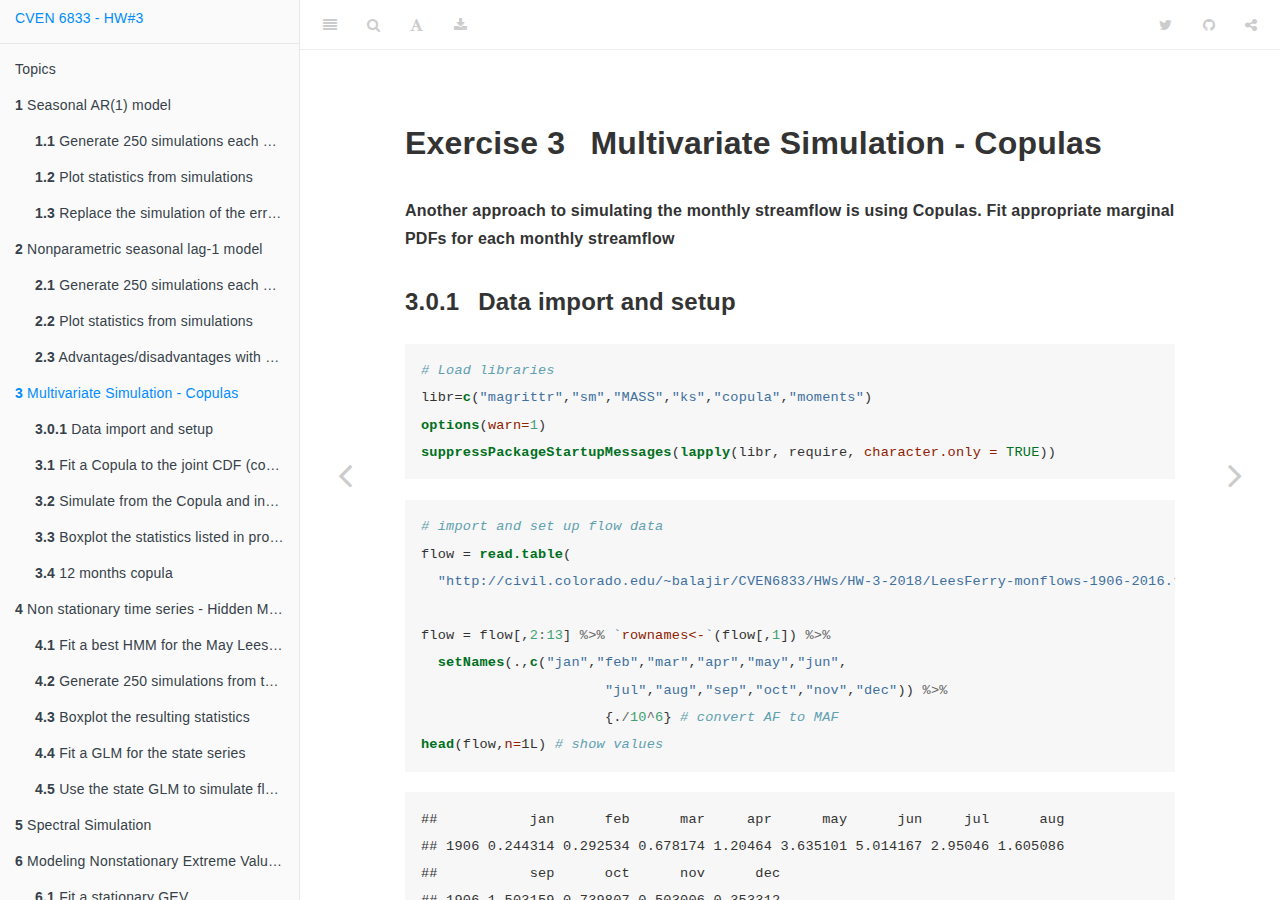
<file: docs/multivariate-simulation-copulas.html>
<!DOCTYPE html>
<html >

<head>

  <meta charset="UTF-8">
  <meta http-equiv="X-UA-Compatible" content="IE=edge">
  <title>CVEN 6833 - Homework 3</title>
  <meta name="description" content="Code and output for Homework Set 3">
  <meta name="generator" content="bookdown 0.7 and GitBook 2.6.7">

  <meta property="og:title" content="CVEN 6833 - Homework 3" />
  <meta property="og:type" content="book" />
  
  
  <meta property="og:description" content="Code and output for Homework Set 3" />
  <meta name="github-repo" content="albegon1/CVEN6833-HW3" />

  <meta name="twitter:card" content="summary" />
  <meta name="twitter:title" content="CVEN 6833 - Homework 3" />
  
  <meta name="twitter:description" content="Code and output for Homework Set 3" />
  

<meta name="author" content="Alex Belenguer">



  <meta name="viewport" content="width=device-width, initial-scale=1">
  <meta name="apple-mobile-web-app-capable" content="yes">
  <meta name="apple-mobile-web-app-status-bar-style" content="black">
  
  
<link rel="prev" href="nonparametric-seasonal-lag-1-model.html">
<link rel="next" href="non-stationary-time-series-hidden-markov-model.html">
<script src="libs/jquery-2.2.3/jquery.min.js"></script>
<link href="libs/gitbook-2.6.7/css/style.css" rel="stylesheet" />
<link href="libs/gitbook-2.6.7/css/plugin-bookdown.css" rel="stylesheet" />
<link href="libs/gitbook-2.6.7/css/plugin-highlight.css" rel="stylesheet" />
<link href="libs/gitbook-2.6.7/css/plugin-search.css" rel="stylesheet" />
<link href="libs/gitbook-2.6.7/css/plugin-fontsettings.css" rel="stylesheet" />









<style type="text/css">
div.sourceCode { overflow-x: auto; }
table.sourceCode, tr.sourceCode, td.lineNumbers, td.sourceCode {
  margin: 0; padding: 0; vertical-align: baseline; border: none; }
table.sourceCode { width: 100%; line-height: 100%; }
td.lineNumbers { text-align: right; padding-right: 4px; padding-left: 4px; color: #aaaaaa; border-right: 1px solid #aaaaaa; }
td.sourceCode { padding-left: 5px; }
code > span.kw { color: #007020; font-weight: bold; } /* Keyword */
code > span.dt { color: #902000; } /* DataType */
code > span.dv { color: #40a070; } /* DecVal */
code > span.bn { color: #40a070; } /* BaseN */
code > span.fl { color: #40a070; } /* Float */
code > span.ch { color: #4070a0; } /* Char */
code > span.st { color: #4070a0; } /* String */
code > span.co { color: #60a0b0; font-style: italic; } /* Comment */
code > span.ot { color: #007020; } /* Other */
code > span.al { color: #ff0000; font-weight: bold; } /* Alert */
code > span.fu { color: #06287e; } /* Function */
code > span.er { color: #ff0000; font-weight: bold; } /* Error */
code > span.wa { color: #60a0b0; font-weight: bold; font-style: italic; } /* Warning */
code > span.cn { color: #880000; } /* Constant */
code > span.sc { color: #4070a0; } /* SpecialChar */
code > span.vs { color: #4070a0; } /* VerbatimString */
code > span.ss { color: #bb6688; } /* SpecialString */
code > span.im { } /* Import */
code > span.va { color: #19177c; } /* Variable */
code > span.cf { color: #007020; font-weight: bold; } /* ControlFlow */
code > span.op { color: #666666; } /* Operator */
code > span.bu { } /* BuiltIn */
code > span.ex { } /* Extension */
code > span.pp { color: #bc7a00; } /* Preprocessor */
code > span.at { color: #7d9029; } /* Attribute */
code > span.do { color: #ba2121; font-style: italic; } /* Documentation */
code > span.an { color: #60a0b0; font-weight: bold; font-style: italic; } /* Annotation */
code > span.cv { color: #60a0b0; font-weight: bold; font-style: italic; } /* CommentVar */
code > span.in { color: #60a0b0; font-weight: bold; font-style: italic; } /* Information */
</style>

<link rel="stylesheet" href="style.css" type="text/css" />
</head>

<body>



  <div class="book without-animation with-summary font-size-2 font-family-1" data-basepath=".">

    <div class="book-summary">
      <nav role="navigation">

<ul class="summary">
<li><a href="./">CVEN 6833 - HW#3</a></li>

<li class="divider"></li>
<li class="chapter" data-level="" data-path="index.html"><a href="index.html"><i class="fa fa-check"></i>Topics</a></li>
<li class="chapter" data-level="1" data-path="seasonal-ar1-model.html"><a href="seasonal-ar1-model.html"><i class="fa fa-check"></i><b>1</b> Seasonal AR(1) model</a><ul>
<li class="chapter" data-level="1.1" data-path="seasonal-ar1-model.html"><a href="seasonal-ar1-model.html#generate-250-simulations-each-of-same-length-as-the-historical-data."><i class="fa fa-check"></i><b>1.1</b> Generate 250 simulations each of same length as the historical data.</a></li>
<li class="chapter" data-level="1.2" data-path="seasonal-ar1-model.html"><a href="seasonal-ar1-model.html#plot-statistics-from-simulations"><i class="fa fa-check"></i><b>1.2</b> Plot statistics from simulations</a></li>
<li class="chapter" data-level="1.3" data-path="seasonal-ar1-model.html"><a href="seasonal-ar1-model.html#replace-the-simulation-of-the-errors-or-innovations-from-normal-to-gamma"><i class="fa fa-check"></i><b>1.3</b> Replace the simulation of the errors (or innovations) from Normal to Gamma</a></li>
</ul></li>
<li class="chapter" data-level="2" data-path="nonparametric-seasonal-lag-1-model.html"><a href="nonparametric-seasonal-lag-1-model.html"><i class="fa fa-check"></i><b>2</b> Nonparametric seasonal lag-1 model</a><ul>
<li class="chapter" data-level="2.1" data-path="nonparametric-seasonal-lag-1-model.html"><a href="nonparametric-seasonal-lag-1-model.html#generate-250-simulations-each-of-same-length-as-the-historical-data.-1"><i class="fa fa-check"></i><b>2.1</b> Generate 250 simulations each of same length as the historical data.</a></li>
<li class="chapter" data-level="2.2" data-path="nonparametric-seasonal-lag-1-model.html"><a href="nonparametric-seasonal-lag-1-model.html#plot-statistics-from-simulations-1"><i class="fa fa-check"></i><b>2.2</b> Plot statistics from simulations</a></li>
<li class="chapter" data-level="2.3" data-path="nonparametric-seasonal-lag-1-model.html"><a href="nonparametric-seasonal-lag-1-model.html#advantagesdisadvantages-with-a-nonparametric-approach."><i class="fa fa-check"></i><b>2.3</b> Advantages/disadvantages with a nonparametric approach.</a></li>
</ul></li>
<li class="chapter" data-level="3" data-path="multivariate-simulation-copulas.html"><a href="multivariate-simulation-copulas.html"><i class="fa fa-check"></i><b>3</b> Multivariate Simulation - Copulas</a><ul>
<li class="chapter" data-level="3.0.1" data-path="multivariate-simulation-copulas.html"><a href="multivariate-simulation-copulas.html#data-import-and-setup"><i class="fa fa-check"></i><b>3.0.1</b> Data import and setup</a></li>
<li class="chapter" data-level="3.1" data-path="multivariate-simulation-copulas.html"><a href="multivariate-simulation-copulas.html#fit-a-copula-to-the-joint-cdf-copula-by-pairs"><i class="fa fa-check"></i><b>3.1</b> Fit a Copula to the joint CDF (copula by pairs)</a></li>
<li class="chapter" data-level="3.2" data-path="multivariate-simulation-copulas.html"><a href="multivariate-simulation-copulas.html#simulate-from-the-copula-and-invert"><i class="fa fa-check"></i><b>3.2</b> Simulate from the Copula and invert</a></li>
<li class="chapter" data-level="3.3" data-path="multivariate-simulation-copulas.html"><a href="multivariate-simulation-copulas.html#boxplot-the-statistics-listed-in-problem-1-and-compare-with-the-results-from-the-previous-methods"><i class="fa fa-check"></i><b>3.3</b> Boxplot the statistics listed in problem 1 and compare with the results from the previous methods</a></li>
<li class="chapter" data-level="3.4" data-path="multivariate-simulation-copulas.html"><a href="multivariate-simulation-copulas.html#months-copula"><i class="fa fa-check"></i><b>3.4</b> 12 months copula</a></li>
</ul></li>
<li class="chapter" data-level="4" data-path="non-stationary-time-series-hidden-markov-model.html"><a href="non-stationary-time-series-hidden-markov-model.html"><i class="fa fa-check"></i><b>4</b> Non stationary time series - Hidden Markov Model</a><ul>
<li class="chapter" data-level="4.1" data-path="non-stationary-time-series-hidden-markov-model.html"><a href="non-stationary-time-series-hidden-markov-model.html#fit-a-best-hmm-for-the-may-lees-ferry-streamflow"><i class="fa fa-check"></i><b>4.1</b> Fit a best HMM for the May Lees Ferry streamflow</a></li>
<li class="chapter" data-level="4.2" data-path="non-stationary-time-series-hidden-markov-model.html"><a href="non-stationary-time-series-hidden-markov-model.html#generate-250-simulations-from-the-fitted-hmm"><i class="fa fa-check"></i><b>4.2</b> Generate 250 simulations from the fitted HMM</a></li>
<li class="chapter" data-level="4.3" data-path="non-stationary-time-series-hidden-markov-model.html"><a href="non-stationary-time-series-hidden-markov-model.html#boxplot-the-resulting-statistics"><i class="fa fa-check"></i><b>4.3</b> Boxplot the resulting statistics</a></li>
<li class="chapter" data-level="4.4" data-path="non-stationary-time-series-hidden-markov-model.html"><a href="non-stationary-time-series-hidden-markov-model.html#fit-a-glm-for-the-state-series"><i class="fa fa-check"></i><b>4.4</b> Fit a GLM for the state series</a></li>
<li class="chapter" data-level="4.5" data-path="non-stationary-time-series-hidden-markov-model.html"><a href="non-stationary-time-series-hidden-markov-model.html#use-the-state-glm-to-simulate-flows-from-the-component-distribution"><i class="fa fa-check"></i><b>4.5</b> Use the state GLM to simulate flows from the component distribution</a></li>
</ul></li>
<li class="chapter" data-level="5" data-path="spectral-simulation.html"><a href="spectral-simulation.html"><i class="fa fa-check"></i><b>5</b> Spectral Simulation</a></li>
<li class="chapter" data-level="6" data-path="modeling-nonstationary-extreme-value-time-series.html"><a href="modeling-nonstationary-extreme-value-time-series.html"><i class="fa fa-check"></i><b>6</b> Modeling Nonstationary Extreme Value Time series</a><ul>
<li class="chapter" data-level="6.1" data-path="modeling-nonstationary-extreme-value-time-series.html"><a href="modeling-nonstationary-extreme-value-time-series.html#fit-a-stationary-gev"><i class="fa fa-check"></i><b>6.1</b> Fit a stationary GEV</a></li>
<li class="chapter" data-level="6.2" data-path="modeling-nonstationary-extreme-value-time-series.html"><a href="modeling-nonstationary-extreme-value-time-series.html#fit-a-best-nonstationary-gev-model"><i class="fa fa-check"></i><b>6.2</b> Fit a best nonstationary GEV model</a></li>
<li class="chapter" data-level="6.3" data-path="modeling-nonstationary-extreme-value-time-series.html"><a href="modeling-nonstationary-extreme-value-time-series.html#repeat-by-varying-scale-and-location"><i class="fa fa-check"></i><b>6.3</b> Repeat by varying scale and location</a></li>
<li class="chapter" data-level="6.4" data-path="modeling-nonstationary-extreme-value-time-series.html"><a href="modeling-nonstationary-extreme-value-time-series.html#plot-the-results"><i class="fa fa-check"></i><b>6.4</b> Plot the results</a></li>
</ul></li>
<li class="chapter" data-level="7" data-path="use-of-hidden-markov-models-for-forecasting.html"><a href="use-of-hidden-markov-models-for-forecasting.html"><i class="fa fa-check"></i><b>7</b> Use of Hidden Markov Models for forecasting</a><ul>
<li class="chapter" data-level="7.1" data-path="use-of-hidden-markov-models-for-forecasting.html"><a href="use-of-hidden-markov-models-for-forecasting.html#fit-a-best-hmm-model-for-the-spring-season-flows"><i class="fa fa-check"></i><b>7.1</b> Fit a best HMM model for the spring season flows</a></li>
<li class="chapter" data-level="7.2" data-path="use-of-hidden-markov-models-for-forecasting.html"><a href="use-of-hidden-markov-models-for-forecasting.html#generate-250-simulations-each-of-same-length-as-the-historical-data"><i class="fa fa-check"></i><b>7.2</b> Generate 250 simulations each of same length as the historical data</a></li>
<li class="chapter" data-level="7.3" data-path="use-of-hidden-markov-models-for-forecasting.html"><a href="use-of-hidden-markov-models-for-forecasting.html#fit-a-best-glm-to-the-state-sequence"><i class="fa fa-check"></i><b>7.3</b> Fit a best GLM to the state sequence</a></li>
<li class="chapter" data-level="7.4" data-path="use-of-hidden-markov-models-for-forecasting.html"><a href="use-of-hidden-markov-models-for-forecasting.html#for-each-year-based-on-the-predictors-obtain-the-probabilities-of-the-states"><i class="fa fa-check"></i><b>7.4</b> For each year based on the predictors, obtain the probabilities of the states</a></li>
<li class="chapter" data-level="7.5" data-path="use-of-hidden-markov-models-for-forecasting.html"><a href="use-of-hidden-markov-models-for-forecasting.html#using-these-state-probabilities-simulate-flow-from-the-corresponding-state-pdfs"><i class="fa fa-check"></i><b>7.5</b> Using these state probabilities, simulate flow from the corresponding state PDFs</a></li>
<li class="chapter" data-level="7.6" data-path="use-of-hidden-markov-models-for-forecasting.html"><a href="use-of-hidden-markov-models-for-forecasting.html#compute-the-median-and-compare-with-the-observed-flow.-compute-rpss-at-the-terciles."><i class="fa fa-check"></i><b>7.6</b> Compute the median and compare with the observed flow. Compute RPSS at the terciles.</a></li>
<li class="chapter" data-level="7.7" data-path="use-of-hidden-markov-models-for-forecasting.html"><a href="use-of-hidden-markov-models-for-forecasting.html#make-blind-predictions-from-2001-and-on"><i class="fa fa-check"></i><b>7.7</b> Make blind predictions from 2001 and on</a><ul>
<li class="chapter" data-level="7.7.1" data-path="use-of-hidden-markov-models-for-forecasting.html"><a href="use-of-hidden-markov-models-for-forecasting.html#correlation-of-median-streamflows"><i class="fa fa-check"></i><b>7.7.1</b> Correlation of median streamflows</a></li>
<li class="chapter" data-level="7.7.2" data-path="use-of-hidden-markov-models-for-forecasting.html"><a href="use-of-hidden-markov-models-for-forecasting.html#rpss"><i class="fa fa-check"></i><b>7.7.2</b> RPSS</a></li>
</ul></li>
<li class="chapter" data-level="7.8" data-path="use-of-hidden-markov-models-for-forecasting.html"><a href="use-of-hidden-markov-models-for-forecasting.html#functions-from-lib.r"><i class="fa fa-check"></i><b>7.8</b> Functions from lib.R</a></li>
</ul></li>
<li class="chapter" data-level="8" data-path="singular-spectrum-analysis-diagnostics-forecasting.html"><a href="singular-spectrum-analysis-diagnostics-forecasting.html"><i class="fa fa-check"></i><b>8</b> Singular Spectrum Analysis – Diagnostics &amp; Forecasting</a><ul>
<li class="chapter" data-level="8.1" data-path="singular-spectrum-analysis-diagnostics-forecasting.html"><a href="singular-spectrum-analysis-diagnostics-forecasting.html#ssa-on-time-frame-window"><i class="fa fa-check"></i><b>8.1</b> SSA on time frame window</a></li>
<li class="chapter" data-level="8.2" data-path="singular-spectrum-analysis-diagnostics-forecasting.html"><a href="singular-spectrum-analysis-diagnostics-forecasting.html#prediction-use-ar-models-to-fit-rpc-and-predict-2001---2016-streamflows"><i class="fa fa-check"></i><b>8.2</b> Prediction: Use AR models to fit RPC and predict 2001 - 2016 streamflows</a><ul>
<li class="chapter" data-level="8.2.1" data-path="singular-spectrum-analysis-diagnostics-forecasting.html"><a href="singular-spectrum-analysis-diagnostics-forecasting.html#perform-ssa-until-2001"><i class="fa fa-check"></i><b>8.2.1</b> Perform SSA until 2001</a></li>
<li class="chapter" data-level="8.2.2" data-path="singular-spectrum-analysis-diagnostics-forecasting.html"><a href="singular-spectrum-analysis-diagnostics-forecasting.html#ar-model-for-dominant-modes"><i class="fa fa-check"></i><b>8.2.2</b> AR model for dominant modes</a></li>
</ul></li>
</ul></li>
<li class="divider"></li>
<li><a href="https://github.com/rstudio/bookdown" target="blank">Published with bookdown</a></li> 

</ul>

      </nav>
    </div>

    <div class="book-body">
      <div class="body-inner">
        <div class="book-header" role="navigation">
          <h1>
            <i class="fa fa-circle-o-notch fa-spin"></i><a href="./">CVEN 6833 - Homework 3</a>
          </h1>
        </div>

        <div class="page-wrapper" tabindex="-1" role="main">
          <div class="page-inner">

            <section class="normal" id="section-">
<div id="multivariate-simulation---copulas" class="section level1">
<h1><span class="header-section-number">Exercise 3</span> Multivariate Simulation - Copulas</h1>
<p><strong>Another approach to simulating the monthly streamflow is using Copulas.</strong> <strong>Fit appropriate marginal PDFs for each monthly streamflow</strong></p>
<div id="data-import-and-setup" class="section level3">
<h3><span class="header-section-number">3.0.1</span> Data import and setup</h3>
<div class="sourceCode"><pre class="sourceCode r"><code class="sourceCode r"><span class="co"># Load libraries</span>
libr=<span class="kw">c</span>(<span class="st">&quot;magrittr&quot;</span>,<span class="st">&quot;sm&quot;</span>,<span class="st">&quot;MASS&quot;</span>,<span class="st">&quot;ks&quot;</span>,<span class="st">&quot;copula&quot;</span>,<span class="st">&quot;moments&quot;</span>)
<span class="kw">options</span>(<span class="dt">warn=</span><span class="dv">1</span>)
<span class="kw">suppressPackageStartupMessages</span>(<span class="kw">lapply</span>(libr, require, <span class="dt">character.only =</span> <span class="ot">TRUE</span>))</code></pre></div>
<div class="sourceCode"><pre class="sourceCode r"><code class="sourceCode r"><span class="co"># import and set up flow data</span>
flow =<span class="st"> </span><span class="kw">read.table</span>(
  <span class="st">&quot;http://civil.colorado.edu/~balajir/CVEN6833/HWs/HW-3-2018/LeesFerry-monflows-1906-2016.txt&quot;</span>)

flow =<span class="st"> </span>flow[,<span class="dv">2</span><span class="op">:</span><span class="dv">13</span>] <span class="op">%&gt;%</span><span class="st"> `</span><span class="dt">rownames&lt;-</span><span class="st">`</span>(flow[,<span class="dv">1</span>]) <span class="op">%&gt;%</span>
<span class="st">  </span><span class="kw">setNames</span>(.,<span class="kw">c</span>(<span class="st">&quot;jan&quot;</span>,<span class="st">&quot;feb&quot;</span>,<span class="st">&quot;mar&quot;</span>,<span class="st">&quot;apr&quot;</span>,<span class="st">&quot;may&quot;</span>,<span class="st">&quot;jun&quot;</span>,
                      <span class="st">&quot;jul&quot;</span>,<span class="st">&quot;aug&quot;</span>,<span class="st">&quot;sep&quot;</span>,<span class="st">&quot;oct&quot;</span>,<span class="st">&quot;nov&quot;</span>,<span class="st">&quot;dec&quot;</span>)) <span class="op">%&gt;%</span>
<span class="st">                      </span>{.<span class="op">/</span><span class="dv">10</span><span class="op">^</span><span class="dv">6</span>} <span class="co"># convert AF to MAF</span>
<span class="kw">head</span>(flow,<span class="dt">n=</span>1L) <span class="co"># show values</span></code></pre></div>
<pre><code>##           jan      feb      mar     apr      may      jun     jul      aug
## 1906 0.244314 0.292534 0.678174 1.20464 3.635101 5.014167 2.95046 1.605086
##           sep      oct      nov      dec
## 1906 1.503159 0.739807 0.503006 0.353312</code></pre>
<div class="sourceCode"><pre class="sourceCode r"><code class="sourceCode r"><span class="kw">tail</span>(flow,<span class="dt">n=</span>1L)</code></pre></div>
<pre><code>##           jan      feb     mar      apr      may      jun      jul
## 2016 0.360703 0.448837 0.67914 1.099567 2.967581 3.910287 1.342044
##           aug      sep      oct      nov      dec
## 2016 0.609946 0.485507 0.546633 0.426289 0.345163</code></pre>
</div>
<div id="fit-a-copula-to-the-joint-cdf-copula-by-pairs" class="section level2">
<h2><span class="header-section-number">3.1</span> Fit a Copula to the joint CDF (copula by pairs)</h2>
<p>As a first approach, we will use copula by pairwise comparison (lag-1 model).</p>
<div class="sourceCode"><pre class="sourceCode r"><code class="sourceCode r"><span class="co"># Function to fit copula estimator for a pair of time series</span>
fit2copula =<span class="st"> </span><span class="cf">function</span>(data1,data2){
  u =<span class="st"> </span><span class="kw">pobs</span>(<span class="kw">cbind</span>(data1,data2))
  fc=<span class="kw">normalCopula</span>(<span class="dt">dim=</span><span class="dv">2</span>,<span class="dt">disp=</span><span class="st">&#39;un&#39;</span>)
  fnc =<span class="st"> </span><span class="kw">fitCopula</span>(fc,u)
  <span class="kw">return</span>(fnc)
  }

<span class="co"># Function to generate simulated values from fitted copula </span>
sim.copula =<span class="st"> </span><span class="cf">function</span>(fnc,data2,N){
  cop.sim =<span class="st"> </span><span class="kw">rCopula</span>(N,<span class="kw">normalCopula</span>(fnc,<span class="dt">dim=</span><span class="dv">2</span>,<span class="dt">dispstr=</span><span class="st">&#39;un&#39;</span>))
  data.sim =<span class="st"> </span><span class="kw">quantile</span>(data2,cop.sim[,<span class="dv">2</span>])
  <span class="co"># quan.sim = qkde(cop.sim[,2],fhat)</span>
  <span class="kw">return</span>(data.sim) <span class="co"># return(quan.sim)</span>
}</code></pre></div>
</div>
<div id="simulate-from-the-copula-and-invert" class="section level2">
<h2><span class="header-section-number">3.2</span> Simulate from the Copula and invert</h2>
<div class="sourceCode"><pre class="sourceCode r"><code class="sourceCode r"><span class="co"># Simulation paramenters</span>
nsim=<span class="dv">250</span>
N=<span class="kw">length</span>(flow[,<span class="dv">1</span>]) <span class="co"># years</span>

armean=<span class="kw">matrix</span>(<span class="dv">0</span>,nsim,<span class="dv">12</span>)    <span class="co">#matrices to store the statistics</span>
arstdev=<span class="kw">matrix</span>(<span class="dv">0</span>,nsim,<span class="dv">12</span>)
arcor=<span class="kw">matrix</span>(<span class="dv">0</span>,nsim,<span class="dv">12</span>)
arskw=<span class="kw">matrix</span>(<span class="dv">0</span>,nsim,<span class="dv">12</span>)
armax=<span class="kw">matrix</span>(<span class="dv">0</span>,nsim,<span class="dv">12</span>)
armin=<span class="kw">matrix</span>(<span class="dv">0</span>,nsim,<span class="dv">12</span>)

xeval =<span class="st"> </span><span class="kw">matrix</span>(<span class="dv">0</span>,<span class="dt">nrow =</span> <span class="dv">100</span>,<span class="dt">ncol =</span> <span class="dv">12</span>)  <span class="co"># Points where the PDF is evaluated </span>

<span class="cf">for</span>(i <span class="cf">in</span> <span class="dv">1</span><span class="op">:</span><span class="dv">12</span>){
  xeval[,i]=<span class="kw">seq</span>(<span class="kw">min</span>(flow[,i])<span class="op">-</span><span class="fl">0.25</span><span class="op">*</span><span class="kw">sd</span>(flow[,i]),
          <span class="kw">max</span>(flow[,i])<span class="op">+</span><span class="fl">0.25</span><span class="op">*</span><span class="kw">sd</span>(flow[,i]),<span class="dt">length=</span><span class="dv">100</span>)
}
simpdf =<span class="st"> </span><span class="kw">array</span>(<span class="dv">0</span>,<span class="kw">c</span>(<span class="dv">100</span>,<span class="dv">12</span>,nsim)) <span class="co"># Array to store simulated PDF</span>
xsim =<span class="st"> </span><span class="kw">array</span>(<span class="dv">0</span>,<span class="kw">c</span>(N,<span class="dv">12</span>,nsim)) <span class="co"># Array to store simulated val</span>

<span class="co"># Simulation initialization parameters</span>

ncop =<span class="st"> </span><span class="dv">12</span> <span class="co"># generate pairs of data to use in copula</span>
data1 =<span class="st"> </span>data2 =<span class="st"> </span><span class="kw">array</span>(<span class="ot">NA</span>,<span class="kw">c</span>(N,<span class="dv">1</span>,ncop)) <span class="co"># data 1 / 2: prev / current month</span>
fnc =<span class="st"> </span><span class="dv">1</span><span class="op">:</span>ncop <span class="co"># fitted normal copulas for every pair</span>

<span class="cf">for</span>(icop <span class="cf">in</span> <span class="dv">1</span><span class="op">:</span>ncop){
  <span class="cf">if</span>(icop<span class="op">==</span><span class="dv">1</span>){
    data1[<span class="op">-</span>N,<span class="dv">1</span>,icop] =<span class="st"> </span>flow<span class="op">$</span>dec[<span class="op">-</span>N] <span class="co"># dec of previous year</span>
    data2[<span class="op">-</span>N,<span class="dv">1</span>,icop] =<span class="st"> </span>flow<span class="op">$</span>jan[<span class="dv">2</span><span class="op">:</span>N] <span class="co"># jan of next year</span>
    fnc[icop] =<span class="st"> </span><span class="kw">fit2copula</span>(data1[<span class="op">-</span>N,,icop],data2[<span class="op">-</span>N,,icop])<span class="op">@</span>estimate
  }<span class="cf">else</span>{
    data1[,<span class="dv">1</span>,icop] =<span class="st"> </span>flow[,icop<span class="op">-</span><span class="dv">1</span>] <span class="co"># as given</span>
    data2[,<span class="dv">1</span>,icop] =<span class="st"> </span>flow[,icop] <span class="co"># as given</span>
    fnc[icop] =<span class="st"> </span><span class="kw">fit2copula</span>(data1[,,icop],data2[,,icop])<span class="op">@</span>estimate
  }
}

<span class="cf">for</span>(isim <span class="cf">in</span> <span class="dv">1</span><span class="op">:</span>nsim){ <span class="co"># simulation loop</span>
  
  <span class="cf">for</span>(j <span class="cf">in</span> <span class="dv">1</span><span class="op">:</span><span class="dv">12</span>){ <span class="co"># get each month as copula with previous month</span>
    <span class="cf">if</span>(j<span class="op">==</span><span class="dv">1</span>){ <span class="co"># dec-jan copula</span>
      xsim[,j,isim]=<span class="kw">sim.copula</span>(fnc[j],data2[<span class="op">-</span>N,,j],N) <span class="co"># remove NA year 111</span>
    }<span class="cf">else</span>{
      xsim[,j,isim]=<span class="kw">sim.copula</span>(fnc[j],data2[,,j],N)   <span class="co"># simulated values</span>
    }
    simpdf[,j,isim]=<span class="kw">sm.density</span>(xsim[,j,isim],        <span class="co"># simulated PDF</span>
                                 <span class="dt">eval.points=</span>xeval[,j],<span class="dt">display=</span><span class="st">&quot;none&quot;</span>)<span class="op">$</span>estimate
    <span class="co"># fill statistics</span>
    armean[isim,j]=<span class="kw">mean</span>(xsim[,j,isim])   
    armax[isim,j]=<span class="kw">max</span>(xsim[,j,isim])
    armin[isim,j]=<span class="kw">min</span>(xsim[,j,isim])
    arstdev[isim,j]=<span class="kw">sd</span>(xsim[,j,isim])
    arskw[isim,j]=<span class="kw">skewness</span>(xsim[,j,isim])
    <span class="cf">if</span>(j<span class="op">&gt;</span><span class="dv">2</span>)arcor[isim,j]=<span class="kw">cor</span>(xsim[,j,isim],xsim[,j<span class="op">-</span><span class="dv">1</span>,isim])
  }
  arcor[isim,<span class="dv">1</span>]=<span class="kw">cor</span>(xsim[<span class="op">-</span>N,<span class="dv">12</span>,isim],xsim[<span class="dv">2</span><span class="op">:</span>N,<span class="dv">1</span>,isim])
  <span class="co"># print(isim)</span>
}</code></pre></div>
<p>We now add the statistics from the original dataset and bind it with the simulation st.</p>
<div class="sourceCode"><pre class="sourceCode r"><code class="sourceCode r"><span class="co"># Compute statistics from the historical data.</span>
obsmean=<span class="dv">1</span><span class="op">:</span><span class="dv">12</span>
obsstdev=<span class="dv">1</span><span class="op">:</span><span class="dv">12</span>
obscor=<span class="dv">1</span><span class="op">:</span><span class="dv">12</span>
obsskw=<span class="dv">1</span><span class="op">:</span><span class="dv">12</span>
obsmax=<span class="dv">1</span><span class="op">:</span><span class="dv">12</span>
obsmin=<span class="dv">1</span><span class="op">:</span><span class="dv">12</span>

<span class="cf">for</span>(i <span class="cf">in</span> <span class="dv">1</span><span class="op">:</span><span class="dv">12</span>){
  obsmax[i]=<span class="kw">max</span>(flow[,i])
  obsmin[i]=<span class="kw">min</span>(flow[,i])
  obsmean[i]=<span class="kw">mean</span>(flow[,i])
  obsstdev[i]=<span class="kw">sd</span>(flow[,i])
    obsskw[i]=<span class="kw">skewness</span>(flow[,i])
}

obscor[<span class="dv">1</span>]=<span class="st"> </span><span class="kw">cor</span>(flow[<span class="op">-</span>N,<span class="dv">12</span>], flow[<span class="dv">2</span><span class="op">:</span>N,<span class="dv">1</span>])
<span class="cf">for</span>(i <span class="cf">in</span> <span class="dv">2</span><span class="op">:</span><span class="dv">12</span>){
  obscor[i]=<span class="kw">cor</span>(flow[,i], flow[,i<span class="op">-</span><span class="dv">1</span>])
}

<span class="co"># bind the stats of the historic data at the top..</span>
armean=<span class="kw">rbind</span>(obsmean,armean)
arstdev=<span class="kw">rbind</span>(obsstdev,arstdev)
arskw=<span class="kw">rbind</span>(obsskw,arskw)
arcor=<span class="kw">rbind</span>(obscor,arcor)
armax=<span class="kw">rbind</span>(obsmax,armax)
armin=<span class="kw">rbind</span>(obsmin,armin)</code></pre></div>
</div>
<div id="boxplot-the-statistics-listed-in-problem-1-and-compare-with-the-results-from-the-previous-methods" class="section level2">
<h2><span class="header-section-number">3.3</span> Boxplot the statistics listed in problem 1 and compare with the results from the previous methods</h2>
<p>We repeat the code from problem 1 to do so.</p>
<div class="sourceCode"><pre class="sourceCode r"><code class="sourceCode r"><span class="co"># function to plot boxplots with the structure: hist. in first row</span>
plot.bp =<span class="st"> </span><span class="cf">function</span>(matrix,name){
  xmeans=<span class="kw">as.matrix</span>(matrix)
  n=<span class="kw">length</span>(xmeans[,<span class="dv">1</span>])
  xmeans1=<span class="kw">as.matrix</span>(xmeans[<span class="dv">2</span><span class="op">:</span>n,]) <span class="co">#the first row is the original data</span>
  xs=<span class="dv">1</span><span class="op">:</span><span class="dv">12</span>
  zz=<span class="kw">boxplot</span>(<span class="kw">split</span>(xmeans1,<span class="kw">col</span>(xmeans1)), <span class="dt">plot=</span>F, <span class="dt">cex=</span><span class="fl">1.0</span>)
  zz<span class="op">$</span>names=<span class="kw">rep</span>(<span class="st">&quot;&quot;</span>,<span class="kw">length</span>(zz<span class="op">$</span>names))
  z1=<span class="kw">bxp</span>(zz,<span class="dt">ylim=</span><span class="kw">range</span>(xmeans),<span class="dt">xlab=</span><span class="st">&quot;&quot;</span>,<span class="dt">ylab=</span><span class="st">&quot;&quot;</span>,<span class="dt">cex=</span><span class="fl">1.00</span>)
  <span class="kw">points</span>(z1,xmeans[<span class="dv">1</span>,],<span class="dt">pch=</span><span class="dv">16</span>, <span class="dt">col=</span><span class="st">&quot;red&quot;</span>)
  <span class="kw">lines</span>(z1,xmeans[<span class="dv">1</span>,],<span class="dt">pch=</span><span class="dv">16</span>, <span class="dt">col=</span><span class="st">&quot;gray&quot;</span>)
  <span class="kw">title</span>(<span class="dt">main=</span>name)
}</code></pre></div>
<div class="sourceCode"><pre class="sourceCode r"><code class="sourceCode r"><span class="kw">par</span>(<span class="dt">mfrow=</span><span class="kw">c</span>(<span class="dv">3</span>,<span class="dv">2</span>))
<span class="kw">plot.bp</span>(armean,<span class="st">&quot;Mean&quot;</span>)
<span class="kw">plot.bp</span>(arstdev,<span class="st">&quot;Standard Deviation&quot;</span>)
<span class="kw">plot.bp</span>(armin,<span class="st">&quot;Min&quot;</span>)
<span class="kw">plot.bp</span>(armax,<span class="st">&quot;Max&quot;</span>)
<span class="kw">plot.bp</span>(arskw,<span class="st">&quot;Skews&quot;</span>)
<span class="kw">plot.bp</span>(arcor,<span class="st">&quot;Lag-1 correlation&quot;</span>)</code></pre></div>
<p><img src="CVEN_6833_-_HW3_files/figure-html/unnamed-chunk-32-1.png" width="672" /></p>
<p>As observed, mean, st.dev, max and skews are well fit. Min values are overestimated, and lag-1 is not captured. In general, the statics are better than the ones using autoregressive models.</p>
<div class="sourceCode"><pre class="sourceCode r"><code class="sourceCode r">xdensityorig =<span class="st"> </span><span class="kw">matrix</span> (<span class="dv">0</span>,<span class="dt">nrow =</span> <span class="dv">100</span>,<span class="dt">ncol =</span> <span class="dv">12</span>) <span class="co">#initialize original PDF</span>

<span class="cf">for</span>(j <span class="cf">in</span> <span class="dv">1</span><span class="op">:</span><span class="dv">12</span>){ <span class="co"># obtain original PDF</span>
  xdensityorig[,j] =<span class="st"> </span>flow[,j] <span class="op">%&gt;%</span><span class="st"> </span><span class="kw">sm.density</span>(.,<span class="dt">eval.points=</span>xeval[,j],<span class="dt">display=</span><span class="st">&quot;none&quot;</span>) <span class="op">%&gt;%</span>
<span class="st">  </span>.<span class="op">$</span>estimate
}

plot.pdf =<span class="st"> </span><span class="cf">function</span>(eval,histPDF,simPDF,title){
  xeval =<span class="st"> </span>eval
  <span class="kw">plot</span>(xeval,histPDF,<span class="dt">pch=</span><span class="st">&quot;.&quot;</span>,<span class="dt">col=</span><span class="st">&quot;red&quot;</span>,<span class="dt">ylim=</span><span class="kw">range</span>(simPDF,histPDF),
       <span class="dt">xlab=</span><span class="st">&quot;&quot;</span>,<span class="dt">ylab =</span> <span class="st">&quot;&quot;</span>)
  <span class="cf">for</span>(i <span class="cf">in</span> <span class="dv">1</span><span class="op">:</span>nsim)<span class="kw">lines</span>(xeval,simPDF[,i],<span class="dt">col=</span><span class="st">&#39;lightgrey&#39;</span>,<span class="dt">lty=</span><span class="dv">3</span>)
  <span class="kw">lines</span>(xeval,histPDF,<span class="dt">lwd=</span><span class="dv">3</span>,<span class="dt">col=</span><span class="st">&quot;red&quot;</span>)
  <span class="kw">title</span>(<span class="dt">main=</span>title)
}</code></pre></div>
<div class="sourceCode"><pre class="sourceCode r"><code class="sourceCode r"><span class="kw">par</span>(<span class="dt">mfrow=</span><span class="kw">c</span>(<span class="dv">4</span>,<span class="dv">3</span>))
<span class="kw">par</span>(<span class="dt">mar=</span><span class="kw">c</span>(<span class="dv">2</span>,<span class="dv">2</span>,<span class="dv">2</span>,<span class="dv">2</span>))

<span class="cf">for</span>(j <span class="cf">in</span> <span class="dv">1</span><span class="op">:</span><span class="dv">12</span>){
  <span class="kw">plot.pdf</span>(xeval[,j],xdensityorig[,j],simpdf[,j,],<span class="kw">colnames</span>(flow[j]))
}</code></pre></div>
<p><img src="CVEN_6833_-_HW3_files/figure-html/unnamed-chunk-34-1.png" width="672" /></p>
<p>The simulated PDF do not respond to a probabilistic distribution, sitting closely around the empirical PDF.</p>
<p>The result is more precise that the one using autoregressive models.</p>
</div>
<div id="months-copula" class="section level2">
<h2><span class="header-section-number">3.4</span> 12 months copula</h2>
<p>Now we will use the full copula between all months.</p>
<div class="sourceCode"><pre class="sourceCode r"><code class="sourceCode r">u =<span class="st"> </span><span class="kw">pobs</span>(flow) <span class="co"># convert to pseudo-observations</span>
fc12=<span class="kw">normalCopula</span>(<span class="dt">dim=</span><span class="dv">12</span>,<span class="dt">disp=</span><span class="st">&#39;un&#39;</span>) <span class="co"># normal copula (66)</span>
fnc12 =<span class="st"> </span><span class="kw">fitCopula</span>(fc12,u) <span class="co"># estimate from copula</span>

dat_sim =<span class="st"> </span><span class="kw">array</span>(<span class="dv">0</span>,<span class="kw">c</span>(N,<span class="dv">12</span>,nsim))
cop_pdf =<span class="st"> </span><span class="kw">array</span>(<span class="dv">0</span>,<span class="kw">c</span>(<span class="dv">100</span>,<span class="dv">12</span>,nsim))

carmean=<span class="kw">matrix</span>(<span class="dv">0</span>,nsim,<span class="dv">12</span>)   <span class="co">#matrices to store the statistics</span>
carstdev=<span class="kw">matrix</span>(<span class="dv">0</span>,nsim,<span class="dv">12</span>)
carcor=<span class="kw">matrix</span>(<span class="dv">0</span>,nsim,<span class="dv">12</span>)
carskw=<span class="kw">matrix</span>(<span class="dv">0</span>,nsim,<span class="dv">12</span>)
carmax=<span class="kw">matrix</span>(<span class="dv">0</span>,nsim,<span class="dv">12</span>)
carmin=<span class="kw">matrix</span>(<span class="dv">0</span>,nsim,<span class="dv">12</span>)

<span class="cf">for</span>(isim <span class="cf">in</span> <span class="dv">1</span><span class="op">:</span>nsim){
  cop_sim =<span class="st"> </span><span class="kw">rCopula</span>(N,<span class="kw">normalCopula</span>(fnc12<span class="op">@</span>estimate,<span class="dt">dim=</span><span class="dv">12</span>,<span class="dt">dispstr=</span><span class="st">&#39;un&#39;</span>))

  <span class="cf">for</span>(j <span class="cf">in</span> <span class="dv">1</span><span class="op">:</span><span class="dv">12</span>){
    dat_sim[,j,isim] =<span class="st">  </span><span class="kw">quantile</span>(flow[,j],cop_sim[,j]) 
    cop_pdf[,j,isim]=<span class="kw">sm.density</span>(dat_sim[,j,isim],        <span class="co"># simulated PDF</span>
                                 <span class="dt">eval.points=</span>xeval[,j],<span class="dt">display=</span><span class="st">&quot;none&quot;</span>)<span class="op">$</span>estimate
    <span class="co"># fill statistics</span>
    carmean[isim,j]=<span class="kw">mean</span>(dat_sim[,j,isim])   
    carmax[isim,j]=<span class="kw">max</span>(dat_sim[,j,isim])
    carmin[isim,j]=<span class="kw">min</span>(dat_sim[,j,isim])
    carstdev[isim,j]=<span class="kw">sd</span>(dat_sim[,j,isim])
    carskw[isim,j]=<span class="kw">skewness</span>(dat_sim[,j,isim])
    <span class="cf">if</span>(j<span class="op">&gt;</span><span class="dv">2</span>)carcor[isim,j]=<span class="kw">cor</span>(dat_sim[,j,isim],dat_sim[,j<span class="op">-</span><span class="dv">1</span>,isim])
  }
  carcor[isim,<span class="dv">1</span>]=<span class="kw">cor</span>(dat_sim[<span class="op">-</span>N,<span class="dv">12</span>,isim],dat_sim[<span class="dv">2</span><span class="op">:</span>N,<span class="dv">1</span>,isim])
  <span class="co"># print(isim)</span>
}</code></pre></div>
<div class="sourceCode"><pre class="sourceCode r"><code class="sourceCode r"><span class="co"># bind the stats of the historic data at the top..</span>
carmean=<span class="kw">rbind</span>(obsmean,carmean)
carstdev=<span class="kw">rbind</span>(obsstdev,carstdev)
carskw=<span class="kw">rbind</span>(obsskw,carskw)
carcor=<span class="kw">rbind</span>(obscor,carcor)
carmax=<span class="kw">rbind</span>(obsmax,carmax)
carmin=<span class="kw">rbind</span>(obsmin,carmin)</code></pre></div>
<div class="sourceCode"><pre class="sourceCode r"><code class="sourceCode r"><span class="kw">par</span>(<span class="dt">mfrow=</span><span class="kw">c</span>(<span class="dv">3</span>,<span class="dv">2</span>))
<span class="kw">plot.bp</span>(carmean,<span class="st">&quot;Mean&quot;</span>)
<span class="kw">plot.bp</span>(carstdev,<span class="st">&quot;Standard Deviation&quot;</span>)
<span class="kw">plot.bp</span>(carmin,<span class="st">&quot;Min&quot;</span>)
<span class="kw">plot.bp</span>(carmax,<span class="st">&quot;Max&quot;</span>)
<span class="kw">plot.bp</span>(carskw,<span class="st">&quot;Skews&quot;</span>)
<span class="kw">plot.bp</span>(carcor,<span class="st">&quot;Lag-1 correlation&quot;</span>)</code></pre></div>
<p><img src="CVEN_6833_-_HW3_files/figure-html/unnamed-chunk-37-1.png" width="672" /></p>
<p>The results are at least as good as the copula by pairs. Also, the lag-1 correlation is captured (with the exception of jan and feb).</p>
<div class="sourceCode"><pre class="sourceCode r"><code class="sourceCode r"><span class="kw">par</span>(<span class="dt">mfrow=</span><span class="kw">c</span>(<span class="dv">4</span>,<span class="dv">3</span>))
<span class="kw">par</span>(<span class="dt">mar=</span><span class="kw">c</span>(<span class="dv">2</span>,<span class="dv">2</span>,<span class="dv">2</span>,<span class="dv">2</span>))

<span class="cf">for</span>(j <span class="cf">in</span> <span class="dv">1</span><span class="op">:</span><span class="dv">12</span>){
  <span class="kw">plot.pdf</span>(xeval[,j],xdensityorig[,j],cop_pdf[,j,],<span class="kw">colnames</span>(flow[j]))
}</code></pre></div>
<p><img src="CVEN_6833_-_HW3_files/figure-html/unnamed-chunk-38-1.png" width="672" /></p>
<p>The simulated PDF are also really close to the empirical PDF, being able to mimic the multimodal behavior of February, May, July, etc.</p>

</div>
</div>
            </section>

          </div>
        </div>
      </div>
<a href="nonparametric-seasonal-lag-1-model.html" class="navigation navigation-prev " aria-label="Previous page"><i class="fa fa-angle-left"></i></a>
<a href="non-stationary-time-series-hidden-markov-model.html" class="navigation navigation-next " aria-label="Next page"><i class="fa fa-angle-right"></i></a>
    </div>
  </div>
<script src="libs/gitbook-2.6.7/js/app.min.js"></script>
<script src="libs/gitbook-2.6.7/js/lunr.js"></script>
<script src="libs/gitbook-2.6.7/js/plugin-search.js"></script>
<script src="libs/gitbook-2.6.7/js/plugin-sharing.js"></script>
<script src="libs/gitbook-2.6.7/js/plugin-fontsettings.js"></script>
<script src="libs/gitbook-2.6.7/js/plugin-bookdown.js"></script>
<script src="libs/gitbook-2.6.7/js/jquery.highlight.js"></script>
<script>
gitbook.require(["gitbook"], function(gitbook) {
gitbook.start({
"sharing": {
"github": true,
"facebook": false,
"twitter": true,
"google": false,
"linkedin": false,
"weibo": false,
"instapper": false,
"vk": false,
"all": ["facebook", "google", "twitter", "linkedin", "weibo", "instapaper"]
},
"fontsettings": {
"theme": "white",
"family": "sans",
"size": 2
},
"edit": {
"link": null,
"text": null
},
"download": ["CVEN 6833 - HW3.pdf", "CVEN 6833 - HW3.epub", "CVEN 6833 - HW3.mobi"],
"toc": {
"collapse": "subsection",
"scroll_highlight": true
}
});
});
</script>

</body>

</html>
</file>
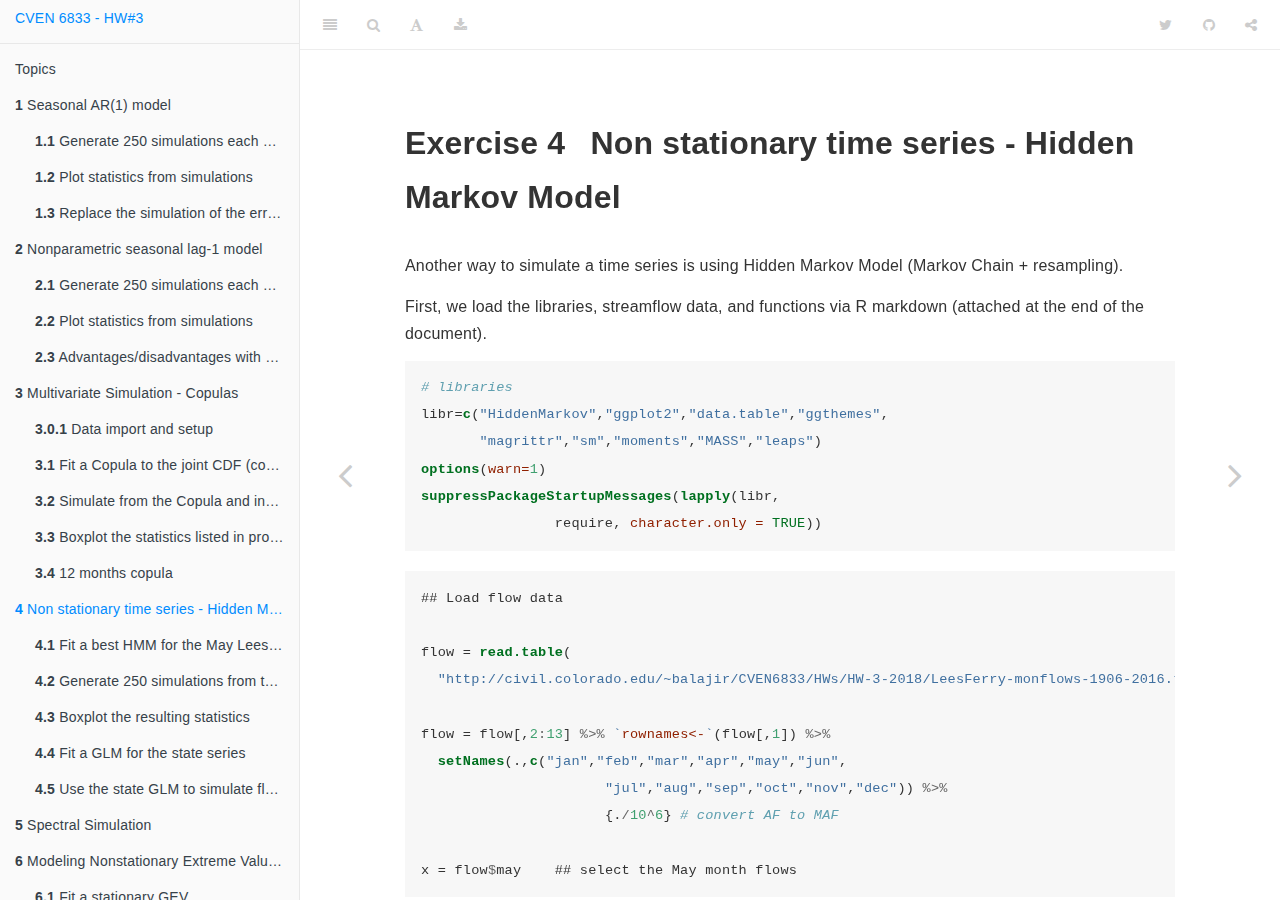
<file: docs/non-stationary-time-series-hidden-markov-model.html>
<!DOCTYPE html>
<html >

<head>

  <meta charset="UTF-8">
  <meta http-equiv="X-UA-Compatible" content="IE=edge">
  <title>CVEN 6833 - Homework 3</title>
  <meta name="description" content="Code and output for Homework Set 3">
  <meta name="generator" content="bookdown 0.7 and GitBook 2.6.7">

  <meta property="og:title" content="CVEN 6833 - Homework 3" />
  <meta property="og:type" content="book" />
  
  
  <meta property="og:description" content="Code and output for Homework Set 3" />
  <meta name="github-repo" content="albegon1/CVEN6833-HW3" />

  <meta name="twitter:card" content="summary" />
  <meta name="twitter:title" content="CVEN 6833 - Homework 3" />
  
  <meta name="twitter:description" content="Code and output for Homework Set 3" />
  

<meta name="author" content="Alex Belenguer">



  <meta name="viewport" content="width=device-width, initial-scale=1">
  <meta name="apple-mobile-web-app-capable" content="yes">
  <meta name="apple-mobile-web-app-status-bar-style" content="black">
  
  
<link rel="prev" href="multivariate-simulation-copulas.html">
<link rel="next" href="spectral-simulation.html">
<script src="libs/jquery-2.2.3/jquery.min.js"></script>
<link href="libs/gitbook-2.6.7/css/style.css" rel="stylesheet" />
<link href="libs/gitbook-2.6.7/css/plugin-bookdown.css" rel="stylesheet" />
<link href="libs/gitbook-2.6.7/css/plugin-highlight.css" rel="stylesheet" />
<link href="libs/gitbook-2.6.7/css/plugin-search.css" rel="stylesheet" />
<link href="libs/gitbook-2.6.7/css/plugin-fontsettings.css" rel="stylesheet" />









<style type="text/css">
div.sourceCode { overflow-x: auto; }
table.sourceCode, tr.sourceCode, td.lineNumbers, td.sourceCode {
  margin: 0; padding: 0; vertical-align: baseline; border: none; }
table.sourceCode { width: 100%; line-height: 100%; }
td.lineNumbers { text-align: right; padding-right: 4px; padding-left: 4px; color: #aaaaaa; border-right: 1px solid #aaaaaa; }
td.sourceCode { padding-left: 5px; }
code > span.kw { color: #007020; font-weight: bold; } /* Keyword */
code > span.dt { color: #902000; } /* DataType */
code > span.dv { color: #40a070; } /* DecVal */
code > span.bn { color: #40a070; } /* BaseN */
code > span.fl { color: #40a070; } /* Float */
code > span.ch { color: #4070a0; } /* Char */
code > span.st { color: #4070a0; } /* String */
code > span.co { color: #60a0b0; font-style: italic; } /* Comment */
code > span.ot { color: #007020; } /* Other */
code > span.al { color: #ff0000; font-weight: bold; } /* Alert */
code > span.fu { color: #06287e; } /* Function */
code > span.er { color: #ff0000; font-weight: bold; } /* Error */
code > span.wa { color: #60a0b0; font-weight: bold; font-style: italic; } /* Warning */
code > span.cn { color: #880000; } /* Constant */
code > span.sc { color: #4070a0; } /* SpecialChar */
code > span.vs { color: #4070a0; } /* VerbatimString */
code > span.ss { color: #bb6688; } /* SpecialString */
code > span.im { } /* Import */
code > span.va { color: #19177c; } /* Variable */
code > span.cf { color: #007020; font-weight: bold; } /* ControlFlow */
code > span.op { color: #666666; } /* Operator */
code > span.bu { } /* BuiltIn */
code > span.ex { } /* Extension */
code > span.pp { color: #bc7a00; } /* Preprocessor */
code > span.at { color: #7d9029; } /* Attribute */
code > span.do { color: #ba2121; font-style: italic; } /* Documentation */
code > span.an { color: #60a0b0; font-weight: bold; font-style: italic; } /* Annotation */
code > span.cv { color: #60a0b0; font-weight: bold; font-style: italic; } /* CommentVar */
code > span.in { color: #60a0b0; font-weight: bold; font-style: italic; } /* Information */
</style>

<link rel="stylesheet" href="style.css" type="text/css" />
</head>

<body>



  <div class="book without-animation with-summary font-size-2 font-family-1" data-basepath=".">

    <div class="book-summary">
      <nav role="navigation">

<ul class="summary">
<li><a href="./">CVEN 6833 - HW#3</a></li>

<li class="divider"></li>
<li class="chapter" data-level="" data-path="index.html"><a href="index.html"><i class="fa fa-check"></i>Topics</a></li>
<li class="chapter" data-level="1" data-path="seasonal-ar1-model.html"><a href="seasonal-ar1-model.html"><i class="fa fa-check"></i><b>1</b> Seasonal AR(1) model</a><ul>
<li class="chapter" data-level="1.1" data-path="seasonal-ar1-model.html"><a href="seasonal-ar1-model.html#generate-250-simulations-each-of-same-length-as-the-historical-data."><i class="fa fa-check"></i><b>1.1</b> Generate 250 simulations each of same length as the historical data.</a></li>
<li class="chapter" data-level="1.2" data-path="seasonal-ar1-model.html"><a href="seasonal-ar1-model.html#plot-statistics-from-simulations"><i class="fa fa-check"></i><b>1.2</b> Plot statistics from simulations</a></li>
<li class="chapter" data-level="1.3" data-path="seasonal-ar1-model.html"><a href="seasonal-ar1-model.html#replace-the-simulation-of-the-errors-or-innovations-from-normal-to-gamma"><i class="fa fa-check"></i><b>1.3</b> Replace the simulation of the errors (or innovations) from Normal to Gamma</a></li>
</ul></li>
<li class="chapter" data-level="2" data-path="nonparametric-seasonal-lag-1-model.html"><a href="nonparametric-seasonal-lag-1-model.html"><i class="fa fa-check"></i><b>2</b> Nonparametric seasonal lag-1 model</a><ul>
<li class="chapter" data-level="2.1" data-path="nonparametric-seasonal-lag-1-model.html"><a href="nonparametric-seasonal-lag-1-model.html#generate-250-simulations-each-of-same-length-as-the-historical-data.-1"><i class="fa fa-check"></i><b>2.1</b> Generate 250 simulations each of same length as the historical data.</a></li>
<li class="chapter" data-level="2.2" data-path="nonparametric-seasonal-lag-1-model.html"><a href="nonparametric-seasonal-lag-1-model.html#plot-statistics-from-simulations-1"><i class="fa fa-check"></i><b>2.2</b> Plot statistics from simulations</a></li>
<li class="chapter" data-level="2.3" data-path="nonparametric-seasonal-lag-1-model.html"><a href="nonparametric-seasonal-lag-1-model.html#advantagesdisadvantages-with-a-nonparametric-approach."><i class="fa fa-check"></i><b>2.3</b> Advantages/disadvantages with a nonparametric approach.</a></li>
</ul></li>
<li class="chapter" data-level="3" data-path="multivariate-simulation-copulas.html"><a href="multivariate-simulation-copulas.html"><i class="fa fa-check"></i><b>3</b> Multivariate Simulation - Copulas</a><ul>
<li class="chapter" data-level="3.0.1" data-path="multivariate-simulation-copulas.html"><a href="multivariate-simulation-copulas.html#data-import-and-setup"><i class="fa fa-check"></i><b>3.0.1</b> Data import and setup</a></li>
<li class="chapter" data-level="3.1" data-path="multivariate-simulation-copulas.html"><a href="multivariate-simulation-copulas.html#fit-a-copula-to-the-joint-cdf-copula-by-pairs"><i class="fa fa-check"></i><b>3.1</b> Fit a Copula to the joint CDF (copula by pairs)</a></li>
<li class="chapter" data-level="3.2" data-path="multivariate-simulation-copulas.html"><a href="multivariate-simulation-copulas.html#simulate-from-the-copula-and-invert"><i class="fa fa-check"></i><b>3.2</b> Simulate from the Copula and invert</a></li>
<li class="chapter" data-level="3.3" data-path="multivariate-simulation-copulas.html"><a href="multivariate-simulation-copulas.html#boxplot-the-statistics-listed-in-problem-1-and-compare-with-the-results-from-the-previous-methods"><i class="fa fa-check"></i><b>3.3</b> Boxplot the statistics listed in problem 1 and compare with the results from the previous methods</a></li>
<li class="chapter" data-level="3.4" data-path="multivariate-simulation-copulas.html"><a href="multivariate-simulation-copulas.html#months-copula"><i class="fa fa-check"></i><b>3.4</b> 12 months copula</a></li>
</ul></li>
<li class="chapter" data-level="4" data-path="non-stationary-time-series-hidden-markov-model.html"><a href="non-stationary-time-series-hidden-markov-model.html"><i class="fa fa-check"></i><b>4</b> Non stationary time series - Hidden Markov Model</a><ul>
<li class="chapter" data-level="4.1" data-path="non-stationary-time-series-hidden-markov-model.html"><a href="non-stationary-time-series-hidden-markov-model.html#fit-a-best-hmm-for-the-may-lees-ferry-streamflow"><i class="fa fa-check"></i><b>4.1</b> Fit a best HMM for the May Lees Ferry streamflow</a></li>
<li class="chapter" data-level="4.2" data-path="non-stationary-time-series-hidden-markov-model.html"><a href="non-stationary-time-series-hidden-markov-model.html#generate-250-simulations-from-the-fitted-hmm"><i class="fa fa-check"></i><b>4.2</b> Generate 250 simulations from the fitted HMM</a></li>
<li class="chapter" data-level="4.3" data-path="non-stationary-time-series-hidden-markov-model.html"><a href="non-stationary-time-series-hidden-markov-model.html#boxplot-the-resulting-statistics"><i class="fa fa-check"></i><b>4.3</b> Boxplot the resulting statistics</a></li>
<li class="chapter" data-level="4.4" data-path="non-stationary-time-series-hidden-markov-model.html"><a href="non-stationary-time-series-hidden-markov-model.html#fit-a-glm-for-the-state-series"><i class="fa fa-check"></i><b>4.4</b> Fit a GLM for the state series</a></li>
<li class="chapter" data-level="4.5" data-path="non-stationary-time-series-hidden-markov-model.html"><a href="non-stationary-time-series-hidden-markov-model.html#use-the-state-glm-to-simulate-flows-from-the-component-distribution"><i class="fa fa-check"></i><b>4.5</b> Use the state GLM to simulate flows from the component distribution</a></li>
</ul></li>
<li class="chapter" data-level="5" data-path="spectral-simulation.html"><a href="spectral-simulation.html"><i class="fa fa-check"></i><b>5</b> Spectral Simulation</a></li>
<li class="chapter" data-level="6" data-path="modeling-nonstationary-extreme-value-time-series.html"><a href="modeling-nonstationary-extreme-value-time-series.html"><i class="fa fa-check"></i><b>6</b> Modeling Nonstationary Extreme Value Time series</a><ul>
<li class="chapter" data-level="6.1" data-path="modeling-nonstationary-extreme-value-time-series.html"><a href="modeling-nonstationary-extreme-value-time-series.html#fit-a-stationary-gev"><i class="fa fa-check"></i><b>6.1</b> Fit a stationary GEV</a></li>
<li class="chapter" data-level="6.2" data-path="modeling-nonstationary-extreme-value-time-series.html"><a href="modeling-nonstationary-extreme-value-time-series.html#fit-a-best-nonstationary-gev-model"><i class="fa fa-check"></i><b>6.2</b> Fit a best nonstationary GEV model</a></li>
<li class="chapter" data-level="6.3" data-path="modeling-nonstationary-extreme-value-time-series.html"><a href="modeling-nonstationary-extreme-value-time-series.html#repeat-by-varying-scale-and-location"><i class="fa fa-check"></i><b>6.3</b> Repeat by varying scale and location</a></li>
<li class="chapter" data-level="6.4" data-path="modeling-nonstationary-extreme-value-time-series.html"><a href="modeling-nonstationary-extreme-value-time-series.html#plot-the-results"><i class="fa fa-check"></i><b>6.4</b> Plot the results</a></li>
</ul></li>
<li class="chapter" data-level="7" data-path="use-of-hidden-markov-models-for-forecasting.html"><a href="use-of-hidden-markov-models-for-forecasting.html"><i class="fa fa-check"></i><b>7</b> Use of Hidden Markov Models for forecasting</a><ul>
<li class="chapter" data-level="7.1" data-path="use-of-hidden-markov-models-for-forecasting.html"><a href="use-of-hidden-markov-models-for-forecasting.html#fit-a-best-hmm-model-for-the-spring-season-flows"><i class="fa fa-check"></i><b>7.1</b> Fit a best HMM model for the spring season flows</a></li>
<li class="chapter" data-level="7.2" data-path="use-of-hidden-markov-models-for-forecasting.html"><a href="use-of-hidden-markov-models-for-forecasting.html#generate-250-simulations-each-of-same-length-as-the-historical-data"><i class="fa fa-check"></i><b>7.2</b> Generate 250 simulations each of same length as the historical data</a></li>
<li class="chapter" data-level="7.3" data-path="use-of-hidden-markov-models-for-forecasting.html"><a href="use-of-hidden-markov-models-for-forecasting.html#fit-a-best-glm-to-the-state-sequence"><i class="fa fa-check"></i><b>7.3</b> Fit a best GLM to the state sequence</a></li>
<li class="chapter" data-level="7.4" data-path="use-of-hidden-markov-models-for-forecasting.html"><a href="use-of-hidden-markov-models-for-forecasting.html#for-each-year-based-on-the-predictors-obtain-the-probabilities-of-the-states"><i class="fa fa-check"></i><b>7.4</b> For each year based on the predictors, obtain the probabilities of the states</a></li>
<li class="chapter" data-level="7.5" data-path="use-of-hidden-markov-models-for-forecasting.html"><a href="use-of-hidden-markov-models-for-forecasting.html#using-these-state-probabilities-simulate-flow-from-the-corresponding-state-pdfs"><i class="fa fa-check"></i><b>7.5</b> Using these state probabilities, simulate flow from the corresponding state PDFs</a></li>
<li class="chapter" data-level="7.6" data-path="use-of-hidden-markov-models-for-forecasting.html"><a href="use-of-hidden-markov-models-for-forecasting.html#compute-the-median-and-compare-with-the-observed-flow.-compute-rpss-at-the-terciles."><i class="fa fa-check"></i><b>7.6</b> Compute the median and compare with the observed flow. Compute RPSS at the terciles.</a></li>
<li class="chapter" data-level="7.7" data-path="use-of-hidden-markov-models-for-forecasting.html"><a href="use-of-hidden-markov-models-for-forecasting.html#make-blind-predictions-from-2001-and-on"><i class="fa fa-check"></i><b>7.7</b> Make blind predictions from 2001 and on</a><ul>
<li class="chapter" data-level="7.7.1" data-path="use-of-hidden-markov-models-for-forecasting.html"><a href="use-of-hidden-markov-models-for-forecasting.html#correlation-of-median-streamflows"><i class="fa fa-check"></i><b>7.7.1</b> Correlation of median streamflows</a></li>
<li class="chapter" data-level="7.7.2" data-path="use-of-hidden-markov-models-for-forecasting.html"><a href="use-of-hidden-markov-models-for-forecasting.html#rpss"><i class="fa fa-check"></i><b>7.7.2</b> RPSS</a></li>
</ul></li>
<li class="chapter" data-level="7.8" data-path="use-of-hidden-markov-models-for-forecasting.html"><a href="use-of-hidden-markov-models-for-forecasting.html#functions-from-lib.r"><i class="fa fa-check"></i><b>7.8</b> Functions from lib.R</a></li>
</ul></li>
<li class="chapter" data-level="8" data-path="singular-spectrum-analysis-diagnostics-forecasting.html"><a href="singular-spectrum-analysis-diagnostics-forecasting.html"><i class="fa fa-check"></i><b>8</b> Singular Spectrum Analysis – Diagnostics &amp; Forecasting</a><ul>
<li class="chapter" data-level="8.1" data-path="singular-spectrum-analysis-diagnostics-forecasting.html"><a href="singular-spectrum-analysis-diagnostics-forecasting.html#ssa-on-time-frame-window"><i class="fa fa-check"></i><b>8.1</b> SSA on time frame window</a></li>
<li class="chapter" data-level="8.2" data-path="singular-spectrum-analysis-diagnostics-forecasting.html"><a href="singular-spectrum-analysis-diagnostics-forecasting.html#prediction-use-ar-models-to-fit-rpc-and-predict-2001---2016-streamflows"><i class="fa fa-check"></i><b>8.2</b> Prediction: Use AR models to fit RPC and predict 2001 - 2016 streamflows</a><ul>
<li class="chapter" data-level="8.2.1" data-path="singular-spectrum-analysis-diagnostics-forecasting.html"><a href="singular-spectrum-analysis-diagnostics-forecasting.html#perform-ssa-until-2001"><i class="fa fa-check"></i><b>8.2.1</b> Perform SSA until 2001</a></li>
<li class="chapter" data-level="8.2.2" data-path="singular-spectrum-analysis-diagnostics-forecasting.html"><a href="singular-spectrum-analysis-diagnostics-forecasting.html#ar-model-for-dominant-modes"><i class="fa fa-check"></i><b>8.2.2</b> AR model for dominant modes</a></li>
</ul></li>
</ul></li>
<li class="divider"></li>
<li><a href="https://github.com/rstudio/bookdown" target="blank">Published with bookdown</a></li> 

</ul>

      </nav>
    </div>

    <div class="book-body">
      <div class="body-inner">
        <div class="book-header" role="navigation">
          <h1>
            <i class="fa fa-circle-o-notch fa-spin"></i><a href="./">CVEN 6833 - Homework 3</a>
          </h1>
        </div>

        <div class="page-wrapper" tabindex="-1" role="main">
          <div class="page-inner">

            <section class="normal" id="section-">
<div id="non-stationary-time-series---hidden-markov-model" class="section level1">
<h1><span class="header-section-number">Exercise 4</span> Non stationary time series - Hidden Markov Model</h1>
<p>Another way to simulate a time series is using Hidden Markov Model (Markov Chain + resampling).</p>
<p>First, we load the libraries, streamflow data, and functions via R markdown (attached at the end of the document).</p>
<div class="sourceCode"><pre class="sourceCode r"><code class="sourceCode r"><span class="co"># libraries</span>
libr=<span class="kw">c</span>(<span class="st">&quot;HiddenMarkov&quot;</span>,<span class="st">&quot;ggplot2&quot;</span>,<span class="st">&quot;data.table&quot;</span>,<span class="st">&quot;ggthemes&quot;</span>,
       <span class="st">&quot;magrittr&quot;</span>,<span class="st">&quot;sm&quot;</span>,<span class="st">&quot;moments&quot;</span>,<span class="st">&quot;MASS&quot;</span>,<span class="st">&quot;leaps&quot;</span>)
<span class="kw">options</span>(<span class="dt">warn=</span><span class="dv">1</span>)
<span class="kw">suppressPackageStartupMessages</span>(<span class="kw">lapply</span>(libr, 
                require, <span class="dt">character.only =</span> <span class="ot">TRUE</span>))</code></pre></div>
<div class="sourceCode"><pre class="sourceCode r"><code class="sourceCode r">## Load flow data

flow =<span class="st"> </span><span class="kw">read.table</span>(
  <span class="st">&quot;http://civil.colorado.edu/~balajir/CVEN6833/HWs/HW-3-2018/LeesFerry-monflows-1906-2016.txt&quot;</span>)

flow =<span class="st"> </span>flow[,<span class="dv">2</span><span class="op">:</span><span class="dv">13</span>] <span class="op">%&gt;%</span><span class="st"> `</span><span class="dt">rownames&lt;-</span><span class="st">`</span>(flow[,<span class="dv">1</span>]) <span class="op">%&gt;%</span>
<span class="st">  </span><span class="kw">setNames</span>(.,<span class="kw">c</span>(<span class="st">&quot;jan&quot;</span>,<span class="st">&quot;feb&quot;</span>,<span class="st">&quot;mar&quot;</span>,<span class="st">&quot;apr&quot;</span>,<span class="st">&quot;may&quot;</span>,<span class="st">&quot;jun&quot;</span>,
                      <span class="st">&quot;jul&quot;</span>,<span class="st">&quot;aug&quot;</span>,<span class="st">&quot;sep&quot;</span>,<span class="st">&quot;oct&quot;</span>,<span class="st">&quot;nov&quot;</span>,<span class="st">&quot;dec&quot;</span>)) <span class="op">%&gt;%</span>
<span class="st">                      </span>{.<span class="op">/</span><span class="dv">10</span><span class="op">^</span><span class="dv">6</span>} <span class="co"># convert AF to MAF</span>

x =<span class="st"> </span>flow<span class="op">$</span>may    ## select the May month flows</code></pre></div>
<div id="fit-a-best-hmm-for-the-may-lees-ferry-streamflow" class="section level2">
<h2><span class="header-section-number">4.1</span> Fit a best HMM for the May Lees Ferry streamflow</h2>
<p>The code below fits HMM models of orders 2 through 6 and calculates the AIC for each. The best order is the one with the least value of AIC.</p>
<div class="sourceCode"><pre class="sourceCode r"><code class="sourceCode r">## Fit HMM models of orders 2 through 6. Obtain the AIC  for each
## Best order is the one with the least value of AIC.
family &lt;-<span class="st"> &quot;gamma&quot;</span>  <span class="co"># underlying distribution for hmm</span>
discrete &lt;-<span class="st"> </span><span class="ot">FALSE</span>
aic1=<span class="kw">c</span>()

<span class="cf">for</span>(imodel <span class="cf">in</span> <span class="dv">2</span><span class="op">:</span><span class="dv">6</span>){
  m &lt;-<span class="st"> </span>imodel      <span class="co">#model order to fit</span>
  stationary &lt;-<span class="st"> </span>F   <span class="co"># use a stationary distribution of mixtures</span>
      <span class="co"># different initial condition types when family == &quot;norm&quot;</span>
  ic &lt;-<span class="st"> &quot;same.sd&quot;</span><span class="co">#c(&quot;same.sd&quot;,&quot;same.both&quot;,&quot;both.diff&quot;)</span>
  fd.name &lt;-<span class="st"> </span><span class="kw">ifelse</span>(family <span class="op">==</span><span class="st"> &quot;norm&quot;</span>, <span class="st">&quot;normal&quot;</span>, family)
  Pi &lt;-<span class="st"> </span><span class="kw">Pi_init</span>(m)     <span class="co"># T.P.M.</span>
  delta &lt;-<span class="st"> </span><span class="kw">delta_init</span>(m)
  pars &lt;-<span class="st"> </span><span class="kw">get.named.parlist</span>(x, m, fd.name, <span class="dt">lower=</span>.<span class="dv">0</span>, ic)<span class="co">#,start=list(shape1=2,shape2=2))</span>
  <span class="co"># set up the model</span>
  hmm &lt;-<span class="st"> </span><span class="kw">dthmm</span>(x, <span class="dt">Pi=</span>Pi, <span class="dt">delta=</span>delta, family, pars, <span class="dt">nonstat=</span><span class="op">!</span>stationary, <span class="dt">discrete =</span> discrete)
  <span class="kw">sink</span>(<span class="st">&quot;p.4.hmm.fit&quot;</span>)
  <span class="cf">if</span>(imodel <span class="op">&lt;</span><span class="st"> </span><span class="dv">2</span>){
   hmm &lt;-<span class="st"> </span><span class="kw">BaumWelch</span>(hmm, <span class="kw">bwcontrol</span>(<span class="dt">maxiter =</span> <span class="dv">1000</span>,
          <span class="dt">posdiff=</span><span class="ot">TRUE</span>,<span class="dt">converge =</span> <span class="kw">expression</span>(diff <span class="op">&gt;</span><span class="st"> </span>tol)))
   } <span class="cf">else</span> {
   hmm &lt;-<span class="st"> </span><span class="kw">BaumWelch</span>(hmm, <span class="kw">bwcontrol</span>(<span class="dt">maxiter =</span> <span class="dv">1000</span>, <span class="dt">tol =</span> <span class="fl">1e-08</span>))
   }
  <span class="kw">sink</span>()
  <span class="co"># get the hidden states from the fitted model </span>
  <span class="co"># Global decoding. To get the probability of being in a state: hmm$u</span>
  decoding &lt;-<span class="st"> </span><span class="kw">Viterbi</span>(hmm)
  <span class="co"># get AIC</span>
  aic &lt;-<span class="st"> </span><span class="kw">AIC</span>(hmm)
  aic1=<span class="kw">c</span>(aic1,aic)
}</code></pre></div>
<p>We select the HMM with the lowest AIC. In this case, this happens to be of order 2.</p>
<p>We rerun the HMM for best order (m=2) and generate the state sequence (decoding) resulting from it. The model summary is also attached.</p>
<div class="sourceCode"><pre class="sourceCode r"><code class="sourceCode r">## Get the best order
bestorder =<span class="st"> </span><span class="kw">order</span>(aic1)[<span class="dv">1</span>] <span class="op">+</span><span class="dv">1</span>
## Fit the model for this best order
m &lt;-<span class="st"> </span>bestorder      <span class="co">#model order to fit</span>
stationary &lt;-<span class="st"> </span>F   <span class="co"># use a stationary distribution of mixtures</span>
    <span class="co"># different initial condition types when family == &quot;norm&quot;</span>
ic &lt;-<span class="st"> &quot;same.sd&quot;</span><span class="co">#c(&quot;same.sd&quot;,&quot;same.both&quot;,&quot;both.diff&quot;)</span>
fd.name &lt;-<span class="st"> </span><span class="kw">ifelse</span>(family <span class="op">==</span><span class="st"> &quot;norm&quot;</span>, <span class="st">&quot;normal&quot;</span>, family)
Pi &lt;-<span class="st"> </span><span class="kw">Pi_init</span>(m)   <span class="co"># T.P.M.</span>
delta &lt;-<span class="st"> </span><span class="kw">delta_init</span>(m)
pars &lt;-<span class="st"> </span><span class="kw">get.named.parlist</span>(x, m, fd.name, <span class="dt">lower=</span>.<span class="dv">0</span>, ic)<span class="co">#,start=list(shape1=2,shape2=2))</span>
  <span class="co"># set up the model</span>
hmm &lt;-<span class="st"> </span><span class="kw">dthmm</span>(x, <span class="dt">Pi=</span>Pi, <span class="dt">delta=</span>delta, family, pars, <span class="dt">nonstat=</span><span class="op">!</span>stationary, <span class="dt">discrete =</span> discrete)
<span class="kw">sink</span>(<span class="st">&quot;p.4.best.hmm&quot;</span>)
hmm &lt;-<span class="st"> </span><span class="kw">BaumWelch</span>(hmm, <span class="kw">bwcontrol</span>(<span class="dt">maxiter =</span> <span class="dv">1000</span>, <span class="dt">tol =</span> <span class="fl">1e-08</span>)) 
<span class="kw">sink</span>() <span class="co"># end hidding output</span>
decoding &lt;-<span class="st"> </span><span class="kw">Viterbi</span>(hmm)</code></pre></div>
<div class="sourceCode"><pre class="sourceCode r"><code class="sourceCode r"><span class="kw">print</span>(<span class="kw">summary</span>(hmm))</code></pre></div>
<pre><code>## $delta
## [1]  1.000000e+00 6.556793e-105
## 
## $Pi
##           [,1]      [,2]
## [1,] 0.7046162 0.2953838
## [2,] 0.3414249 0.6585751
## 
## $nonstat
## [1] TRUE
## 
## $distn
## [1] &quot;gamma&quot;
## 
## $pm
## $pm$rate
## [1] 4.062193 2.974823
## 
## $pm$shape
## [1] 15.203074  6.992024
## 
## 
## $discrete
## [1] FALSE
## 
## $n
## [1] 111</code></pre>
<div class="sourceCode"><pre class="sourceCode r"><code class="sourceCode r"><span class="kw">cat</span>(<span class="st">&#39;Model order:&#39;</span>,m,<span class="st">&#39;</span><span class="ch">\n</span><span class="st">&#39;</span>)</code></pre></div>
<pre><code>## Model order: 2</code></pre>
<div class="sourceCode"><pre class="sourceCode r"><code class="sourceCode r">p &lt;-<span class="st"> </span><span class="kw">ggplot_stationary_hmm</span>(hmm,.<span class="dv">5</span>)
<span class="kw">print</span>(p)</code></pre></div>
<pre><code>## Warning: Removed 1 rows containing missing values (geom_bar).</code></pre>
<p><img src="CVEN_6833_-_HW3_files/figure-html/unnamed-chunk-41-1.png" width="672" /></p>
<div class="sourceCode"><pre class="sourceCode r"><code class="sourceCode r">state.<span class="dv">1</span>=<span class="kw">ifelse</span>(decoding<span class="op">==</span><span class="dv">1</span>,<span class="fl">2.5</span>,<span class="ot">NA</span>)
state.<span class="dv">2</span>=<span class="kw">ifelse</span>(decoding<span class="op">==</span><span class="dv">2</span>,<span class="fl">0.5</span>,<span class="ot">NA</span>)
<span class="kw">plot</span>(flow<span class="op">$</span>may<span class="op">-</span><span class="kw">mean</span>(flow<span class="op">$</span>may)<span class="op">+</span><span class="fl">1.5</span>,<span class="dt">type=</span><span class="st">&quot;l&quot;</span>,<span class="dt">ylab=</span><span class="st">&quot;&quot;</span>,
     <span class="dt">main=</span><span class="st">&quot;Modified May flows and states (supperposed)&quot;</span>)
<span class="kw">points</span>(state.<span class="dv">2</span>,<span class="dt">col=</span><span class="st">&#39;blue&#39;</span>)
<span class="kw">points</span>(state.<span class="dv">1</span>,<span class="dt">col=</span><span class="st">&#39;red&#39;</span>)
<span class="kw">legend</span>(<span class="st">&quot;topright&quot;</span>,<span class="dt">legend=</span><span class="kw">c</span>(<span class="st">&quot;state 1&quot;</span>,<span class="st">&quot;state 2&quot;</span>),<span class="dt">col=</span><span class="kw">c</span>(<span class="st">&quot;red&quot;</span>,<span class="st">&quot;blue&quot;</span>),<span class="dt">pch=</span><span class="dv">1</span>)</code></pre></div>
<p><img src="CVEN_6833_-_HW3_files/figure-html/unnamed-chunk-41-2.png" width="672" /></p>
</div>
<div id="generate-250-simulations-from-the-fitted-hmm" class="section level2">
<h2><span class="header-section-number">4.2</span> Generate 250 simulations from the fitted HMM</h2>
<p>This involves generating the state sequence from the transition probability matrix and resampling flows from the corresponding component distribution.</p>
<div class="sourceCode"><pre class="sourceCode r"><code class="sourceCode r"><span class="co"># Now simulate</span>
<span class="co"># First simulate a sequence of states from the TPM</span>
<span class="co"># simulate from the transition probability</span>
N =<span class="st"> </span><span class="kw">length</span>(x)
nsim =<span class="st"> </span><span class="dv">250</span>
nprob =<span class="st"> </span><span class="kw">length</span>(decoding[decoding <span class="op">==</span><span class="st"> </span><span class="dv">1</span>])<span class="op">/</span>N
delta1=<span class="kw">c</span>(nprob,<span class="dv">1</span><span class="op">-</span>nprob)   <span class="co">#stationary probability</span>
zsim =<span class="st"> </span><span class="kw">mchain</span>(<span class="ot">NULL</span>,hmm<span class="op">$</span>Pi,<span class="dt">delta=</span>delta1)
may.sim =<span class="st"> </span><span class="kw">matrix</span>(<span class="dv">0</span>,<span class="dt">nrow=</span>nsim,<span class="dt">ncol=</span>N)

<span class="co"># Points where May PDF is evaluated </span>
xeval=<span class="kw">seq</span>(<span class="kw">min</span>(flow<span class="op">$</span>may)<span class="op">-</span><span class="fl">0.25</span><span class="op">*</span><span class="kw">sd</span>(flow<span class="op">$</span>may),
          <span class="kw">max</span>(flow<span class="op">$</span>may)<span class="op">+</span><span class="fl">0.25</span><span class="op">*</span><span class="kw">sd</span>(flow<span class="op">$</span>may),<span class="dt">length=</span><span class="dv">100</span>)
sim.pdf=<span class="kw">matrix</span>(<span class="dv">0</span>,<span class="dt">nrow=</span>nsim,<span class="dt">ncol=</span><span class="dv">100</span>) <span class="co"># Array to store May simulated PDF</span>

may.stat=<span class="kw">matrix</span>(<span class="ot">NA</span>,<span class="dt">ncol =</span> <span class="dv">6</span>,<span class="dt">nrow =</span> nsim) <span class="co"># year statistics</span>
<span class="kw">colnames</span>(may.stat) =<span class="st"> </span><span class="kw">c</span>(<span class="st">&quot;mean&quot;</span>,<span class="st">&quot;stdev&quot;</span>,<span class="st">&quot;min&quot;</span>,<span class="st">&quot;max&quot;</span>,<span class="st">&quot;skew&quot;</span>,<span class="st">&quot;cor&quot;</span>)

<span class="cf">for</span>(isim <span class="cf">in</span> <span class="dv">1</span><span class="op">:</span>nsim){
  zsim =<span class="st"> </span><span class="kw">simulate</span>(zsim,<span class="dt">nsim=</span>N)
  ## now simulate the flows from the corresponding PDF
  flowsim =<span class="st"> </span><span class="kw">c</span>()
  <span class="cf">for</span>(i <span class="cf">in</span> <span class="dv">1</span><span class="op">:</span>N){
    <span class="cf">if</span>(zsim<span class="op">$</span>mc[i] <span class="op">==</span><span class="st"> </span><span class="dv">1</span>)xx=<span class="kw">rgamma</span>(<span class="dv">1</span>,<span class="dt">shape=</span>hmm<span class="op">$</span>pm<span class="op">$</span>shape[<span class="dv">1</span>],
                                 <span class="dt">scale=</span><span class="dv">1</span><span class="op">/</span>hmm<span class="op">$</span>pm<span class="op">$</span>rate[<span class="dv">1</span>])
    <span class="cf">if</span>(zsim<span class="op">$</span>mc[i] <span class="op">==</span><span class="st"> </span><span class="dv">2</span>)xx=<span class="kw">rgamma</span>(<span class="dv">1</span>,<span class="dt">shape=</span>hmm<span class="op">$</span>pm<span class="op">$</span>shape[<span class="dv">2</span>],
                                 <span class="dt">scale=</span><span class="dv">1</span><span class="op">/</span>hmm<span class="op">$</span>pm<span class="op">$</span>rate[<span class="dv">2</span>])
    flowsim=<span class="kw">c</span>(flowsim,xx)
  }
  may.sim[isim,]=flowsim
  sim.pdf[isim,]=<span class="kw">sm.density</span>(flowsim,<span class="dt">eval.points=</span>xeval,
                            <span class="dt">display=</span><span class="st">&quot;none&quot;</span>)<span class="op">$</span>estimate
  <span class="co"># fill statistics</span>
  may.stat[isim,<span class="st">&quot;mean&quot;</span>]=<span class="kw">mean</span>(flowsim)
  may.stat[isim,<span class="st">&quot;max&quot;</span>]=<span class="kw">max</span>(flowsim)
  may.stat[isim,<span class="st">&quot;min&quot;</span>]=<span class="kw">min</span>(flowsim)
  may.stat[isim,<span class="st">&quot;stdev&quot;</span>]=<span class="kw">sd</span>(flowsim)
  may.stat[isim,<span class="st">&quot;skew&quot;</span>]=<span class="kw">skewness</span>(flowsim)
  may.stat[isim,<span class="st">&quot;cor&quot;</span>]=<span class="kw">cor</span>(flowsim[<span class="op">-</span>N],flowsim[<span class="dv">2</span><span class="op">:</span>N])
}</code></pre></div>
<p>The statistics from the historical data is added in the first row of the statistics matrix.</p>
<div class="sourceCode"><pre class="sourceCode r"><code class="sourceCode r"><span class="co"># Compute statistics from the historical data.</span>
obs=<span class="dv">1</span><span class="op">:</span><span class="dv">6</span>
obs[<span class="dv">1</span>]=<span class="kw">mean</span>(flow<span class="op">$</span>may)
obs[<span class="dv">2</span>]=<span class="kw">sd</span>(flow<span class="op">$</span>may)
obs[<span class="dv">3</span>]=<span class="kw">min</span>(flow<span class="op">$</span>may)
obs[<span class="dv">4</span>]=<span class="kw">max</span>(flow<span class="op">$</span>may)
obs[<span class="dv">5</span>]=<span class="kw">skewness</span>(flow<span class="op">$</span>may)
obs[<span class="dv">6</span>]=<span class="kw">cor</span>(flow<span class="op">$</span>may[<span class="op">-</span>N],flow<span class="op">$</span>may[<span class="dv">2</span><span class="op">:</span>N])
<span class="co"># bind the stats of the historic data at the top..</span>
may.stat=<span class="kw">rbind</span>(obs,may.stat)</code></pre></div>
</div>
<div id="boxplot-the-resulting-statistics" class="section level2">
<h2><span class="header-section-number">4.3</span> Boxplot the resulting statistics</h2>
<p>We include the mean, variance, skew, lag-1 correlation, minimum, maximum and PDF from the simulations with the corresponding values from the historical data plotted on them.</p>
<div class="sourceCode"><pre class="sourceCode r"><code class="sourceCode r"><span class="co"># function to plot boxplots with the structure: hist. in first row</span>
plot.bp =<span class="st"> </span><span class="cf">function</span>(matrix,name){
  xmeans=<span class="kw">as.matrix</span>(matrix)
  n=<span class="kw">length</span>(xmeans[,<span class="dv">1</span>])
  xmeans1=<span class="kw">as.matrix</span>(xmeans[<span class="dv">2</span><span class="op">:</span>n,]) <span class="co">#the first row is the original data</span>
  xs=<span class="dv">1</span><span class="op">:</span><span class="dv">12</span>
  zz=<span class="kw">boxplot</span>(<span class="kw">split</span>(xmeans1,<span class="kw">col</span>(xmeans1)), <span class="dt">plot=</span>F, <span class="dt">cex=</span><span class="fl">1.0</span>)
  zz<span class="op">$</span>names=<span class="kw">rep</span>(<span class="st">&quot;&quot;</span>,<span class="kw">length</span>(zz<span class="op">$</span>names))
  z1=<span class="kw">bxp</span>(zz,<span class="dt">ylim=</span><span class="kw">range</span>(xmeans),<span class="dt">xlab=</span><span class="st">&quot;&quot;</span>,<span class="dt">ylab=</span><span class="st">&quot;&quot;</span>,<span class="dt">cex=</span><span class="fl">1.00</span>)
  <span class="kw">points</span>(z1,xmeans[<span class="dv">1</span>,],<span class="dt">pch=</span><span class="dv">16</span>, <span class="dt">col=</span><span class="st">&quot;red&quot;</span>)
  <span class="kw">lines</span>(z1,xmeans[<span class="dv">1</span>,],<span class="dt">pch=</span><span class="dv">16</span>, <span class="dt">col=</span><span class="st">&quot;gray&quot;</span>)
  <span class="kw">title</span>(<span class="dt">main=</span>name)
}</code></pre></div>
<div class="sourceCode"><pre class="sourceCode r"><code class="sourceCode r"><span class="kw">par</span>(<span class="dt">mfrow=</span><span class="kw">c</span>(<span class="dv">2</span>,<span class="dv">3</span>))
<span class="kw">plot.bp</span>(may.stat[,<span class="st">&quot;mean&quot;</span>],<span class="st">&quot;Mean&quot;</span>)
<span class="kw">plot.bp</span>(may.stat[,<span class="st">&quot;stdev&quot;</span>],<span class="st">&quot;Standard Deviation&quot;</span>)
<span class="kw">plot.bp</span>(may.stat[,<span class="st">&quot;min&quot;</span>],<span class="st">&quot;Min&quot;</span>)
<span class="kw">plot.bp</span>(may.stat[,<span class="st">&quot;max&quot;</span>],<span class="st">&quot;Max&quot;</span>)
<span class="kw">plot.bp</span>(may.stat[,<span class="st">&quot;skew&quot;</span>],<span class="st">&quot;Skews&quot;</span>)
<span class="kw">plot.bp</span>(may.stat[,<span class="st">&quot;cor&quot;</span>],<span class="st">&quot;Lag-1 correlation&quot;</span>)</code></pre></div>
<p><img src="CVEN_6833_-_HW3_files/figure-html/unnamed-chunk-45-1.png" width="672" /></p>
<div class="sourceCode"><pre class="sourceCode r"><code class="sourceCode r">xdensityorig =<span class="st"> </span>flow<span class="op">$</span>may <span class="op">%&gt;%</span><span class="st"> </span><span class="kw">sm.density</span>(.,<span class="dt">eval.points=</span>xeval,<span class="dt">display=</span><span class="st">&quot;none&quot;</span>) <span class="op">%&gt;%</span>
<span class="st">  </span>.<span class="op">$</span>estimate

plot.pdf =<span class="st"> </span><span class="cf">function</span>(eval,histPDF,simPDF){
  xeval =<span class="st"> </span>eval
  <span class="kw">plot</span>(xeval,histPDF,<span class="dt">pch=</span><span class="st">&quot;.&quot;</span>,<span class="dt">col=</span><span class="st">&quot;red&quot;</span>,<span class="dt">ylim=</span><span class="kw">range</span>(simPDF,histPDF),
       <span class="dt">xlab=</span><span class="st">&quot;&quot;</span>,<span class="dt">ylab =</span> <span class="st">&quot;&quot;</span>)
  <span class="cf">for</span>(i <span class="cf">in</span> <span class="dv">1</span><span class="op">:</span>nsim)<span class="kw">lines</span>(xeval,simPDF[i,],<span class="dt">col=</span><span class="st">&#39;lightgrey&#39;</span>,<span class="dt">lty=</span><span class="dv">3</span>)
  <span class="kw">lines</span>(xeval,histPDF,<span class="dt">lwd=</span><span class="dv">3</span>,<span class="dt">col=</span><span class="st">&quot;red&quot;</span>)
  <span class="kw">title</span>(<span class="dt">main=</span><span class="st">&quot;Historical vs. simulated PDF&quot;</span>)
}</code></pre></div>
<div class="sourceCode"><pre class="sourceCode r"><code class="sourceCode r"><span class="kw">plot.pdf</span>(xeval,xdensityorig,sim.pdf)</code></pre></div>
<p><img src="CVEN_6833_-_HW3_files/figure-html/unnamed-chunk-47-1.png" width="672" /></p>
<p>The model is able to represent accurately all statistics, including lag-1 correlation.</p>
</div>
<div id="fit-a-glm-for-the-state-series" class="section level2">
<h2><span class="header-section-number">4.4</span> Fit a GLM for the state series</h2>
<p>Instead of simulating the streamflow from a “static” state sequence simulation, the goal is to simulate the state as a prediction from a best logistic GLM. The uncertainty is added choosing random values and comparing them to the initial probability (p1 / p2) of being in a particular state.</p>
<div class="sourceCode"><pre class="sourceCode r"><code class="sourceCode r">enso=<span class="kw">read.table</span>(<span class="st">&quot;C:/Users/alexb/Google Drive/CVEN 6833 ADAT/zz Homeworks/HW3/enso.txt&quot;</span>)
amo=<span class="kw">read.table</span>(<span class="st">&quot;C:/Users/alexb/Google Drive/CVEN 6833 ADAT/zz Homeworks/HW3/amo.txt&quot;</span>)
pdo=<span class="kw">read.table</span>(<span class="st">&quot;C:/Users/alexb/Google Drive/CVEN 6833 ADAT/zz Homeworks/HW3/pdo.txt&quot;</span>)

X =<span class="st"> </span><span class="kw">data.frame</span>(decoding[<span class="op">-</span>N]<span class="op">-</span><span class="dv">1</span>,enso[<span class="op">-</span>N,],amo[<span class="op">-</span>N,],pdo[<span class="op">-</span>N,])
<span class="kw">colnames</span>(X) =<span class="st"> </span><span class="kw">c</span>(<span class="st">&quot;ts1&quot;</span>,<span class="st">&quot;enso&quot;</span>,<span class="st">&quot;amo&quot;</span>,<span class="st">&quot;pdo&quot;</span>)
Y =<span class="st"> </span>decoding[<span class="op">-</span><span class="dv">1</span>]<span class="op">-</span><span class="dv">1</span>

links =<span class="st"> </span><span class="kw">c</span>(<span class="st">&quot;logit&quot;</span>, <span class="st">&quot;probit&quot;</span>, <span class="st">&quot;cauchit&quot;</span>,<span class="st">&quot;log&quot;</span>,<span class="st">&quot;cloglog&quot;</span>) <span class="co"># potential links</span>

comb=<span class="kw">leaps</span>(X,Y, <span class="dt">nbest=</span><span class="dv">40</span>,<span class="dt">method=</span><span class="st">&quot;adjr2&quot;</span>)<span class="op">$</span>which <span class="co"># all combinations of cov.</span>
aic &lt;-<span class="st"> </span><span class="kw">matrix</span>(<span class="fl">1e6</span>,<span class="dt">ncol=</span><span class="kw">length</span>(links),<span class="dt">nrow =</span> <span class="kw">length</span>(comb[,<span class="dv">1</span>]))
<span class="kw">colnames</span>(aic) =<span class="st"> </span>links[<span class="dv">1</span><span class="op">:</span><span class="kw">length</span>(links)]

<span class="cf">for</span>(k <span class="cf">in</span> <span class="dv">1</span><span class="op">:</span><span class="kw">length</span>(comb[,<span class="dv">1</span>])){ <span class="co"># try every link f. with every comb.</span>
  xx =<span class="st"> </span>X[,comb[k,]] <span class="op">%&gt;%</span><span class="st"> </span><span class="kw">as.data.frame</span>(.)
  <span class="cf">for</span>(i <span class="cf">in</span> <span class="dv">1</span><span class="op">:</span><span class="kw">length</span>(links)){
    zz=<span class="kw">try</span>(<span class="kw">glm</span>(Y <span class="op">~</span><span class="st"> </span>., <span class="dt">data=</span>xx, <span class="dt">family =</span> <span class="kw">binomial</span>(<span class="dt">link=</span>links[i]), <span class="dt">maxit=</span><span class="dv">500</span>),<span class="dt">silent=</span><span class="ot">TRUE</span>)
    <span class="cf">if</span>(<span class="kw">class</span>(zz)[<span class="dv">1</span>]<span class="op">!=</span><span class="st">&quot;try-error&quot;</span>)aic[k,i]=zz<span class="op">$</span>aic[<span class="dv">1</span>]
  }
}
<span class="kw">head</span>(aic)</code></pre></div>
<pre><code>##         logit   probit  cauchit          log  cloglog
## [1,] 125.3869 125.3869 125.3869     125.3869 125.3869
## [2,] 146.9211 146.8480 147.3203     147.6516 147.2601
## [3,] 148.3173 148.4183 147.6240     148.3154 148.2197
## [4,] 151.5616 151.5576 151.5843     151.5754 151.5692
## [5,] 124.8050 124.6801 125.4507 1000000.0000 125.1181
## [6,] 125.5837 125.6196 125.6204 1000000.0000 125.7381</code></pre>
<div class="sourceCode"><pre class="sourceCode r"><code class="sourceCode r">index =<span class="st"> </span><span class="kw">which</span>(aic <span class="op">==</span><span class="st"> </span><span class="kw">min</span>(aic), <span class="dt">arr.ind =</span> <span class="ot">TRUE</span>) <span class="co"># select min. AIC</span>
<span class="kw">print</span>(
<span class="kw">sprintf</span>(<span class="st">&quot;Choosing the GLM which minimizes AIC for binomial family: %s link function and %s covariates&quot;</span>,links[index[,<span class="st">&quot;col&quot;</span>]],
        <span class="kw">paste</span>(<span class="kw">colnames</span>(X)[comb[index[,<span class="st">&quot;row&quot;</span>],]],<span class="dt">collapse =</span> <span class="st">&#39;, &#39;</span>)))</code></pre></div>
<pre><code>## [1] &quot;Choosing the GLM which minimizes AIC for binomial family: probit link function and ts1, amo covariates&quot;</code></pre>
<div class="sourceCode"><pre class="sourceCode r"><code class="sourceCode r">state.glm =<span class="st"> </span><span class="kw">glm</span>(Y <span class="op">~</span><span class="st"> </span>., <span class="dt">data=</span>X[,comb[index[,<span class="st">&quot;row&quot;</span>],]], <span class="dt">family =</span> <span class="kw">binomial</span>(<span class="dt">link=</span>links[index[,<span class="st">&quot;col&quot;</span>]]))
<span class="kw">summary</span>(state.glm) <span class="co"># Model selected</span></code></pre></div>
<pre><code>## 
## Call:
## glm(formula = Y ~ ., family = binomial(link = links[index[, &quot;col&quot;]]), 
##     data = X[, comb[index[, &quot;row&quot;], ]])
## 
## Deviance Residuals: 
##     Min       1Q   Median       3Q      Max  
## -1.7872  -0.7333  -0.5345   0.8427   1.9937  
## 
## Coefficients:
##             Estimate Std. Error z value Pr(&gt;|z|)    
## (Intercept)  -0.8180     0.1756  -4.658 3.19e-06 ***
## ts1           1.2820     0.2683   4.779 1.76e-06 ***
## amo           0.9847     0.5931   1.660   0.0969 .  
## ---
## Signif. codes:  0 &#39;***&#39; 0.001 &#39;**&#39; 0.01 &#39;*&#39; 0.05 &#39;.&#39; 0.1 &#39; &#39; 1
## 
## (Dispersion parameter for binomial family taken to be 1)
## 
##     Null deviance: 148.06  on 109  degrees of freedom
## Residual deviance: 118.68  on 107  degrees of freedom
## AIC: 124.68
## 
## Number of Fisher Scoring iterations: 4</code></pre>
<p>ENSO and PDO covariates resulted to be insignificant for the logistic regression, even if several laggings from the original data have been tried.</p>
</div>
<div id="use-the-state-glm-to-simulate-flows-from-the-component-distribution" class="section level2">
<h2><span class="header-section-number">4.5</span> Use the state GLM to simulate flows from the component distribution</h2>
<p>With the fitted values from the logistic regression, we calculate first the probabilities (p1, p2) of each state.</p>
<p>These are used to generate a random initial state and simulate the rest of the state sequence.</p>
<p>Depending on the simulated sequence, a random gamma value is taken from either state 1 or state 2, creating a new streamflow time series, with the same length as the original data.</p>
<p>The simulation is repeated 250 to generate statistics and ensemble PDF.</p>
<div class="sourceCode"><pre class="sourceCode r"><code class="sourceCode r">X.new =<span class="st"> </span>X[,comb[index[,<span class="st">&quot;row&quot;</span>],]]
p1 =<span class="st"> </span><span class="dv">1</span> <span class="op">-</span><span class="st"> </span><span class="kw">sum</span>(<span class="kw">round</span>(state.glm<span class="op">$</span>fitted.values))<span class="op">/</span><span class="kw">length</span>(state.glm<span class="op">$</span>fitted.values)

state =<span class="st"> </span><span class="dv">1</span><span class="op">:</span>N <span class="co"># init. state</span>
state.p1 =<span class="st"> </span><span class="dv">1</span><span class="op">:</span>nsim <span class="co"># store p1 for debugging</span>

may.sim.glm =<span class="st"> </span><span class="kw">matrix</span>(<span class="dv">0</span>,<span class="dt">nrow=</span>nsim,<span class="dt">ncol=</span>N)
sim.pdf.glm =<span class="st"> </span><span class="kw">matrix</span>(<span class="dv">0</span>,<span class="dt">nrow=</span>nsim,<span class="dt">ncol=</span><span class="dv">100</span>) <span class="co"># Array to store May simulated PDF</span>

may.stat.glm=<span class="kw">matrix</span>(<span class="ot">NA</span>,<span class="dt">ncol =</span> <span class="dv">6</span>,<span class="dt">nrow =</span> nsim) <span class="co"># statistics</span>
<span class="kw">colnames</span>(may.stat.glm) =<span class="st"> </span><span class="kw">c</span>(<span class="st">&quot;mean&quot;</span>,<span class="st">&quot;stdev&quot;</span>,<span class="st">&quot;min&quot;</span>,<span class="st">&quot;max&quot;</span>,<span class="st">&quot;skew&quot;</span>,<span class="st">&quot;cor&quot;</span>)

<span class="co"># simulation</span>
<span class="cf">for</span>(isim <span class="cf">in</span> <span class="dv">1</span><span class="op">:</span>nsim){
  <span class="co"># for(j in 2:N)state[j]=round(predict(state.glm,newdata = data.frame(ts1=state[j-1],amo =   amo[j-1,1])))</span>
  <span class="cf">for</span>(j <span class="cf">in</span> <span class="dv">1</span><span class="op">:</span>N){
    <span class="cf">if</span>(j<span class="op">==</span><span class="dv">1</span>){
      state[<span class="dv">1</span>]=<span class="kw">ifelse</span>(<span class="kw">runif</span>(<span class="dv">1</span>)<span class="op">&lt;</span>p1,<span class="dv">1</span>,<span class="dv">2</span>)
    }<span class="cf">else</span>{
      state[j]=<span class="kw">ifelse</span>(state.glm<span class="op">$</span>fitted.values[j<span class="op">-</span><span class="dv">1</span>]<span class="op">&lt;</span><span class="kw">runif</span>(<span class="dv">1</span>),<span class="dv">1</span>,<span class="dv">2</span>)
    }
    <span class="cf">if</span>(state[j]<span class="op">==</span><span class="dv">1</span>){
      may.sim.glm[isim,j]=<span class="kw">rgamma</span>(<span class="dv">1</span>,<span class="dt">shape =</span> hmm<span class="op">$</span>pm<span class="op">$</span>shape[<span class="dv">1</span>],hmm<span class="op">$</span>pm<span class="op">$</span>rate[<span class="dv">1</span>])
    }<span class="cf">else</span>{
      may.sim.glm[isim,j]=<span class="kw">rgamma</span>(<span class="dv">1</span>,<span class="dt">shape =</span> hmm<span class="op">$</span>pm<span class="op">$</span>shape[<span class="dv">2</span>],hmm<span class="op">$</span>pm<span class="op">$</span>rate[<span class="dv">2</span>])
    }
  }
  state.p1[isim] =<span class="st"> </span><span class="dv">1</span> <span class="op">-</span><span class="st"> </span><span class="kw">sum</span>((state<span class="op">-</span><span class="dv">1</span>))<span class="op">/</span><span class="kw">length</span>(state)
  sim.pdf.glm[isim,]=<span class="kw">sm.density</span>(may.sim.glm[isim,],
                                <span class="dt">eval.points=</span>xeval,<span class="dt">display=</span><span class="st">&quot;none&quot;</span>)<span class="op">$</span>estimate
  <span class="co"># fill statistics</span>
  may.stat.glm[isim,<span class="st">&quot;mean&quot;</span>]=<span class="kw">mean</span>(may.sim.glm[isim,])
  may.stat.glm[isim,<span class="st">&quot;max&quot;</span>]=<span class="kw">max</span>(may.sim.glm[isim,])
  may.stat.glm[isim,<span class="st">&quot;min&quot;</span>]=<span class="kw">min</span>(may.sim.glm[isim,])
  may.stat.glm[isim,<span class="st">&quot;stdev&quot;</span>]=<span class="kw">sd</span>(may.sim.glm[isim,])
  may.stat.glm[isim,<span class="st">&quot;skew&quot;</span>]=<span class="kw">skewness</span>(may.sim.glm[isim,])
  may.stat.glm[isim,<span class="st">&quot;cor&quot;</span>]=<span class="kw">cor</span>(may.sim.glm[isim,<span class="op">-</span>N],may.sim.glm[isim,<span class="dv">2</span><span class="op">:</span>N])
}</code></pre></div>
<div class="sourceCode"><pre class="sourceCode r"><code class="sourceCode r"><span class="co"># bind the stats of the historic data at the top..</span>
may.stat.glm=<span class="kw">rbind</span>(obs,may.stat.glm)
<span class="kw">par</span>(<span class="dt">mfrow=</span><span class="kw">c</span>(<span class="dv">2</span>,<span class="dv">3</span>))
<span class="kw">plot.bp</span>(may.stat.glm[,<span class="st">&quot;mean&quot;</span>],<span class="st">&quot;Mean&quot;</span>)
<span class="kw">plot.bp</span>(may.stat.glm[,<span class="st">&quot;stdev&quot;</span>],<span class="st">&quot;Standard Deviation&quot;</span>)
<span class="kw">plot.bp</span>(may.stat.glm[,<span class="st">&quot;min&quot;</span>],<span class="st">&quot;Min&quot;</span>)
<span class="kw">plot.bp</span>(may.stat.glm[,<span class="st">&quot;max&quot;</span>],<span class="st">&quot;Max&quot;</span>)
<span class="kw">plot.bp</span>(may.stat.glm[,<span class="st">&quot;skew&quot;</span>],<span class="st">&quot;Skews&quot;</span>)
<span class="kw">plot.bp</span>(may.stat.glm[,<span class="st">&quot;cor&quot;</span>],<span class="st">&quot;Lag-1 correlation&quot;</span>)</code></pre></div>
<p><img src="CVEN_6833_-_HW3_files/figure-html/unnamed-chunk-50-1.png" width="672" /></p>
<div class="sourceCode"><pre class="sourceCode r"><code class="sourceCode r"><span class="kw">plot.pdf</span>(xeval,xdensityorig,sim.pdf.glm)</code></pre></div>
<p><img src="CVEN_6833_-_HW3_files/figure-html/unnamed-chunk-51-1.png" width="672" /></p>
<p>Functions from lib.R:</p>
<div class="sourceCode"><pre class="sourceCode r"><code class="sourceCode r"><span class="co"># source functions</span>
<span class="co"># takend from &quot;http://civil.colorado.edu/~balajir/CVEN6833/R-sessions/session3/files-4HW3/lib.R&quot;</span>

Pi_init &lt;-<span class="st"> </span><span class="cf">function</span>(n,<span class="dt">type=</span><span class="st">&#39;uniform&#39;</span>){
    <span class="kw">matrix</span>(<span class="kw">rep</span>(<span class="dv">1</span><span class="op">/</span>n,n<span class="op">^</span><span class="dv">2</span>),n)}

delta_init &lt;-<span class="st"> </span><span class="cf">function</span>(n, <span class="dt">type=</span><span class="st">&#39;uniform&#39;</span>){
    d &lt;-<span class="st"> </span><span class="kw">rnorm</span>(n)<span class="op">^</span><span class="dv">2</span>
    d<span class="op">/</span><span class="kw">sum</span>(d)}

ntile.ts &lt;-<span class="st"> </span>
<span class="cf">function</span>(x, n, <span class="dt">limit.type =</span> <span class="st">&#39;prob&#39;</span>, <span class="dt">tie =</span> <span class="dv">1</span>, <span class="dt">altobs =</span> <span class="ot">NULL</span> ){
    <span class="co"># returns an integer vector corresponding to n states broken by equal </span>
    <span class="co"># probability or equal distance</span>
    <span class="co">#</span>
    limit &lt;-<span class="st"> </span>
<span class="st">    </span><span class="cf">if</span>(limit.type <span class="op">==</span><span class="st"> &#39;prob&#39;</span>) 
      <span class="kw">quantile</span>(x,<span class="kw">seq</span>(<span class="dv">0</span>,<span class="dv">1</span>,<span class="dv">1</span><span class="op">/</span>n))
    <span class="cf">else</span> <span class="cf">if</span>(limit.type <span class="op">==</span><span class="st"> &#39;equal&#39;</span>)
      <span class="kw">seq</span>(<span class="kw">min</span>(x),<span class="kw">max</span>(x),<span class="dt">by=</span><span class="kw">diff</span>(<span class="kw">range</span>(x))<span class="op">/</span>n)

    <span class="cf">if</span>(<span class="op">!</span><span class="kw">is.null</span>(altobs)) limit &lt;-<span class="st"> </span><span class="kw">quantile</span>(altobs,<span class="kw">seq</span>(<span class="dv">0</span>,<span class="dv">1</span>,<span class="dv">1</span><span class="op">/</span>n))
    
    b &lt;-<span class="st"> </span><span class="kw">integer</span>(<span class="kw">length</span>(x))
    
    <span class="cf">for</span>(i <span class="cf">in</span> <span class="dv">1</span><span class="op">:</span>(n<span class="op">+</span><span class="dv">1</span>)){
        filter &lt;-<span class="st"> </span>
<span class="st">        </span><span class="cf">if</span>(tie <span class="op">==</span><span class="st"> </span><span class="dv">1</span>) 
            x <span class="op">&gt;=</span><span class="st"> </span>limit[i] <span class="op">&amp;</span><span class="st"> </span>x <span class="op">&lt;=</span><span class="st"> </span>limit[i<span class="op">+</span><span class="dv">1</span>]
        <span class="cf">else</span> 
            x <span class="op">&gt;</span><span class="st"> </span>limit[i] <span class="op">&amp;</span><span class="st"> </span>x <span class="op">&lt;=</span><span class="st"> </span>limit[i<span class="op">+</span><span class="dv">1</span>]
    
        <span class="co">#only need to set the 1&#39;s because b is already 0&#39;s</span>
        b[filter] &lt;-<span class="st"> </span><span class="kw">as.integer</span>(i<span class="op">-</span><span class="dv">1</span>)
    }
    
    <span class="cf">if</span>(<span class="kw">class</span>(x) <span class="op">==</span><span class="st"> &#39;ts&#39;</span>) 
        <span class="kw">return</span>(<span class="kw">ts</span>(b,<span class="dt">start=</span><span class="kw">start</span>(x),<span class="dt">end=</span><span class="kw">end</span>(x))) 
    <span class="cf">else</span> 
        <span class="kw">return</span>(b)
}

get.named.parlist &lt;-<span class="st"> </span><span class="cf">function</span>(x,m,dist,ic,...){
    <span class="kw">require</span>(MASS)
    fit &lt;-<span class="st"> </span><span class="kw">fitdistr</span>(x,dist,...)
    np &lt;-<span class="st"> </span><span class="kw">length</span>(fit<span class="op">$</span>estimate)
    pars &lt;-<span class="st"> </span><span class="kw">vector</span>(<span class="st">&#39;list&#39;</span>,np)
    <span class="kw">names</span>(pars) &lt;-<span class="st"> </span><span class="kw">names</span>(fit<span class="op">$</span>estimate)

    init &lt;-<span class="st"> </span><span class="kw">lapply</span>(fit<span class="op">$</span>estimate,max)
    <span class="kw">names</span>(init) &lt;-<span class="st"> </span><span class="kw">names</span>(fit<span class="op">$</span>estimate)

    <span class="cf">for</span>(j <span class="cf">in</span> <span class="dv">1</span><span class="op">:</span>m){
        <span class="co">#print(j)</span>
        <span class="co">#browser()</span>

        <span class="co">#browser()</span>
        this.fit &lt;-<span class="st"> </span><span class="kw">fitdistr</span>(x[<span class="kw">ntile.ts</span>(x,m) <span class="op">==</span><span class="st"> </span>(j<span class="op">-</span><span class="dv">1</span>)],dist,init,...)
        <span class="co">#for(k in 1:np)</span>
        <span class="co">#    pars[[k]][j] &lt;- this.fit$estimate[k]</span>
        <span class="cf">for</span>(k <span class="cf">in</span> <span class="dv">1</span><span class="op">:</span>np)
            pars[[k]][j] &lt;-<span class="st"> </span>fit<span class="op">$</span>estimate[k]
        <span class="cf">if</span>(dist <span class="op">==</span><span class="st"> &#39;normal&#39;</span>){
            <span class="cf">if</span>(ic <span class="op">==</span><span class="st"> &#39;same.both&#39;</span>){
                pars[[k]][j] &lt;-<span class="st"> </span><span class="kw">mean</span>(x)
                pars[[k]][j] &lt;-<span class="st"> </span><span class="kw">sd</span>(x)
            } <span class="cf">else</span> <span class="cf">if</span>( ic <span class="op">==</span><span class="st"> &#39;same.sd&#39;</span>){
                pars[[k]][j] &lt;-<span class="st"> </span><span class="kw">mean</span>(x[<span class="kw">ntile.ts</span>(x,m) <span class="op">==</span><span class="st"> </span>(j<span class="op">-</span><span class="dv">1</span>)])
                pars[[k]][j] &lt;-<span class="st"> </span><span class="kw">sd</span>(x)
            }<span class="cf">else</span>{
                pars[[k]][j] &lt;-<span class="st"> </span><span class="kw">mean</span>(x[<span class="kw">ntile.ts</span>(x,m) <span class="op">==</span><span class="st"> </span>(j<span class="op">-</span><span class="dv">1</span>)])
                pars[[k]][j] &lt;-<span class="st"> </span><span class="kw">sd</span>(x[<span class="kw">ntile.ts</span>(x,m) <span class="op">==</span><span class="st"> </span>(j<span class="op">-</span><span class="dv">1</span>)])
            }
        }
    }
    pars
}

AIC.dthmm &lt;-<span class="st"> </span><span class="cf">function</span>(x){
  ## Return the Akaieke Information criterion value for a fitted discrete 
  ## time hidden markov model from the HiddenMarkov package
  
    <span class="co"># Model order</span>
  m &lt;-<span class="st"> </span><span class="kw">length</span>(x<span class="op">$</span>delta)
    <span class="co"># Log Liklihood value</span>
  LL &lt;-<span class="st"> </span>x<span class="op">$</span>LL
    <span class="co"># number of parameters</span>
  p &lt;-<span class="st"> </span>m<span class="op">+</span>m<span class="op">^</span><span class="dv">2</span>
    <span class="co"># AIC</span>
  <span class="op">-</span><span class="dv">2</span><span class="op">*</span>LL <span class="op">+</span><span class="st"> </span><span class="dv">2</span><span class="op">*</span>p
}

ggplot_stationary_hmm &lt;-<span class="st"> </span><span class="cf">function</span>(x,<span class="dt">binwidth=</span><span class="ot">NULL</span>,<span class="dt">res=</span><span class="dv">1000</span>,<span class="dt">cols=</span><span class="ot">NULL</span>,...){
    
    m &lt;-<span class="st"> </span><span class="kw">length</span>(x<span class="op">$</span>delta)
    dens &lt;-<span class="st"> </span><span class="kw">matrix</span>(<span class="dv">0</span>,<span class="dt">nrow=</span>m<span class="op">+</span><span class="dv">1</span>,<span class="dt">ncol=</span>res)
    r &lt;-<span class="st"> </span><span class="kw">extendrange</span>(x<span class="op">$</span>x,<span class="dt">f=</span>.<span class="dv">05</span>)
    xrange &lt;-<span class="st"> </span><span class="kw">seq</span>(r[<span class="dv">1</span>],r[<span class="dv">2</span>],<span class="dt">len=</span>res)
    delta &lt;-<span class="st"> </span><span class="kw">statdist</span>(x<span class="op">$</span>Pi)
    <span class="cf">if</span>(<span class="kw">is.null</span>(binwidth)) binwidth &lt;-<span class="st"> </span><span class="kw">diff</span>(<span class="kw">range</span>(x<span class="op">$</span>x))<span class="op">/</span><span class="dv">8</span>
    <span class="cf">for</span>(i <span class="cf">in</span> <span class="dv">1</span><span class="op">:</span>m){
        
        <span class="cf">if</span>(x<span class="op">$</span>distn <span class="op">==</span><span class="st"> &#39;gamma&#39;</span>){
            dens[i,] &lt;-<span class="st"> </span>delta[i]<span class="op">*</span><span class="kw">dgamma</span>(xrange,<span class="dt">shape=</span>x<span class="op">$</span>pm<span class="op">$</span>shape[i],<span class="dt">rate=</span>x<span class="op">$</span>pm<span class="op">$</span>rate[i])
        }<span class="cf">else</span> <span class="cf">if</span>(x<span class="op">$</span>distn <span class="op">==</span><span class="st"> &#39;norm&#39;</span>){
            dens[i,] &lt;-<span class="st"> </span>delta[i]<span class="op">*</span><span class="kw">dnorm</span>(xrange,<span class="dt">mean=</span>x<span class="op">$</span>pm<span class="op">$</span>mean[i],<span class="dt">sd=</span>x<span class="op">$</span>pm<span class="op">$</span>sd[i])
        }<span class="cf">else</span>{
            <span class="kw">stop</span>(<span class="st">&#39;Distribution not supported&#39;</span>)
        }
            
        dens[m<span class="op">+</span><span class="dv">1</span>,] &lt;-<span class="st"> </span>dens[m<span class="op">+</span><span class="dv">1</span>,] <span class="op">+</span><span class="st"> </span>dens[i,]
    }

    p &lt;-<span class="st"> </span><span class="kw">ggplot</span>()<span class="op">+</span>
<span class="st">        </span><span class="kw">geom_histogram</span>(<span class="dt">data=</span><span class="kw">data.frame</span>(<span class="dt">x=</span><span class="kw">as.vector</span>(x<span class="op">$</span>x)),<span class="kw">aes</span>(<span class="dt">x=</span>x,<span class="dt">y=</span>..density..),
            <span class="dt">binwidth=</span>binwidth,<span class="dt">fill=</span><span class="st">&#39;white&#39;</span>,<span class="dt">color=</span><span class="st">&#39;black&#39;</span>)<span class="op">+</span>
<span class="st">        </span><span class="kw">theme_bw</span>()

    dt &lt;-<span class="st"> </span><span class="kw">data.table</span>(<span class="dt">x=</span><span class="kw">numeric</span>(<span class="dv">0</span>),<span class="dt">y=</span><span class="kw">numeric</span>(<span class="dv">0</span>), <span class="dt">state=</span><span class="kw">integer</span>(<span class="dv">0</span>))
    <span class="cf">for</span>(i <span class="cf">in</span> <span class="dv">1</span><span class="op">:</span>m)
        dt &lt;-<span class="st"> </span><span class="kw">rbind</span>(dt, <span class="kw">data.table</span>(<span class="dt">x=</span>xrange,<span class="dt">y=</span>dens[i,], <span class="dt">state=</span>i))
    dt<span class="op">$</span>state &lt;-<span class="st"> </span><span class="kw">factor</span>(dt<span class="op">$</span>state)
    
    p &lt;-<span class="st"> </span>p <span class="op">+</span><span class="st"> </span><span class="kw">geom_line</span>(<span class="dt">data=</span>dt,<span class="kw">aes</span>(<span class="dt">x=</span>x,<span class="dt">y=</span>y,<span class="dt">color=</span>state)) <span class="op">+</span><span class="st"> </span>
<span class="st">        </span><span class="kw">geom_line</span>(<span class="dt">data=</span><span class="kw">data.frame</span>(<span class="dt">x=</span>xrange,<span class="dt">y=</span>dens[m<span class="op">+</span><span class="dv">1</span>,]),<span class="kw">aes</span>(<span class="dt">x=</span>x,<span class="dt">y=</span>y),<span class="dt">color=</span><span class="st">&#39;black&#39;</span>,<span class="dt">size=</span><span class="dv">1</span>) <span class="op">+</span><span class="st"> </span>
<span class="st">        </span><span class="kw">scale_color_tableau</span>() <span class="op">+</span>
<span class="st">        </span><span class="kw">scale_x_continuous</span>(<span class="dt">limits=</span>r)
    p
    
}

statdist &lt;-<span class="st"> </span><span class="cf">function</span>(tpm){
    
    m &lt;-<span class="st"> </span><span class="kw">nrow</span>(tpm)
    ones &lt;-<span class="st"> </span><span class="kw">rbind</span>(<span class="kw">rep</span>(<span class="dv">1</span>,m))
    I &lt;-<span class="st"> </span><span class="kw">diag</span>(<span class="kw">rep</span>(<span class="dv">1</span>,m))
    U &lt;-<span class="st"> </span><span class="kw">matrix</span>(<span class="kw">rep</span>(<span class="dv">1</span>,m<span class="op">^</span><span class="dv">2</span>),m)
    <span class="kw">as.vector</span>(ones <span class="op">%*%</span><span class="st"> </span><span class="kw">solve</span>(I <span class="op">-</span><span class="st"> </span>tpm <span class="op">+</span><span class="st"> </span>U))
    
}</code></pre></div>

</div>
</div>
            </section>

          </div>
        </div>
      </div>
<a href="multivariate-simulation-copulas.html" class="navigation navigation-prev " aria-label="Previous page"><i class="fa fa-angle-left"></i></a>
<a href="spectral-simulation.html" class="navigation navigation-next " aria-label="Next page"><i class="fa fa-angle-right"></i></a>
    </div>
  </div>
<script src="libs/gitbook-2.6.7/js/app.min.js"></script>
<script src="libs/gitbook-2.6.7/js/lunr.js"></script>
<script src="libs/gitbook-2.6.7/js/plugin-search.js"></script>
<script src="libs/gitbook-2.6.7/js/plugin-sharing.js"></script>
<script src="libs/gitbook-2.6.7/js/plugin-fontsettings.js"></script>
<script src="libs/gitbook-2.6.7/js/plugin-bookdown.js"></script>
<script src="libs/gitbook-2.6.7/js/jquery.highlight.js"></script>
<script>
gitbook.require(["gitbook"], function(gitbook) {
gitbook.start({
"sharing": {
"github": true,
"facebook": false,
"twitter": true,
"google": false,
"linkedin": false,
"weibo": false,
"instapper": false,
"vk": false,
"all": ["facebook", "google", "twitter", "linkedin", "weibo", "instapaper"]
},
"fontsettings": {
"theme": "white",
"family": "sans",
"size": 2
},
"edit": {
"link": null,
"text": null
},
"download": ["CVEN 6833 - HW3.pdf", "CVEN 6833 - HW3.epub", "CVEN 6833 - HW3.mobi"],
"toc": {
"collapse": "subsection",
"scroll_highlight": true
}
});
});
</script>

</body>

</html>
</file>
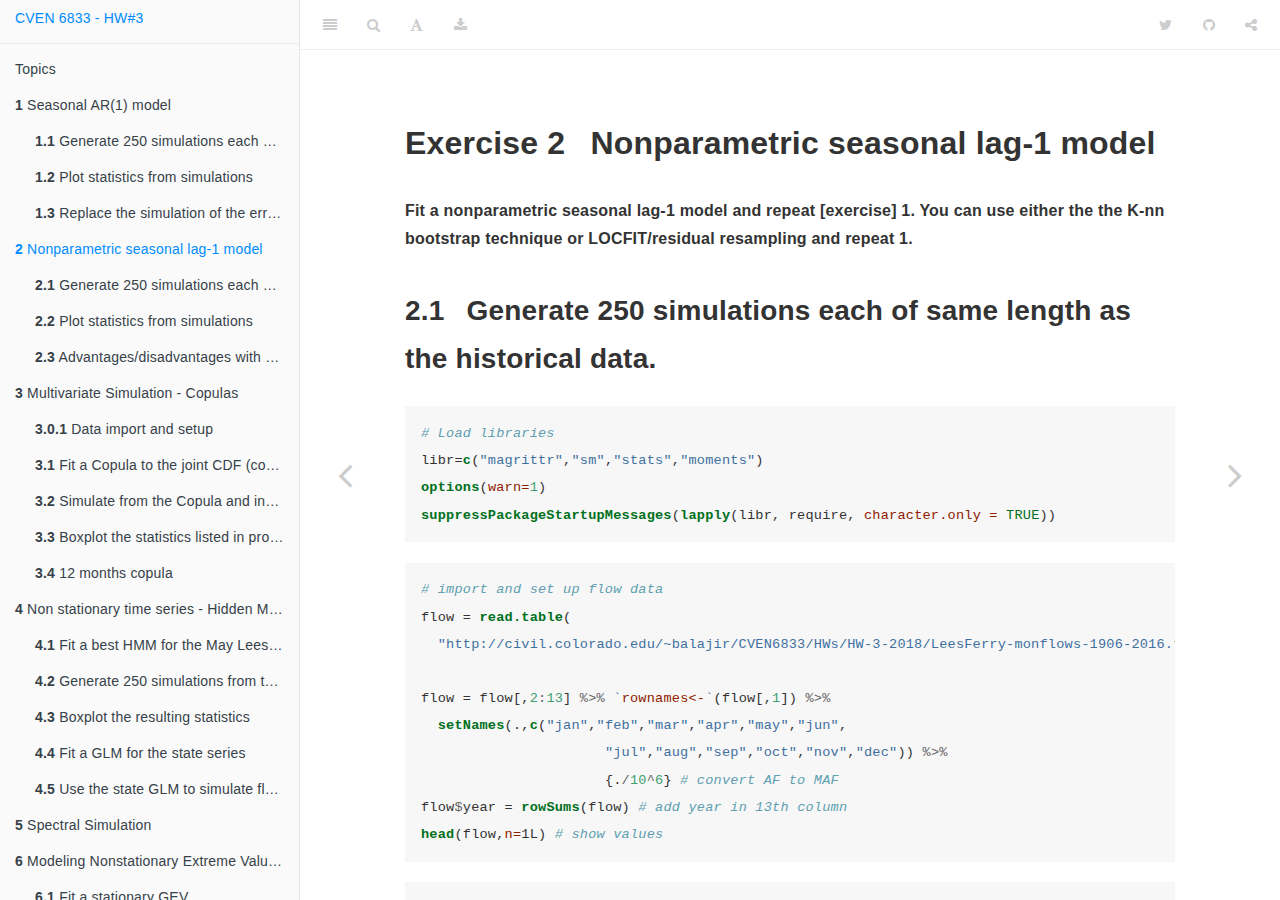
<file: docs/nonparametric-seasonal-lag-1-model.html>
<!DOCTYPE html>
<html >

<head>

  <meta charset="UTF-8">
  <meta http-equiv="X-UA-Compatible" content="IE=edge">
  <title>CVEN 6833 - Homework 3</title>
  <meta name="description" content="Code and output for Homework Set 3">
  <meta name="generator" content="bookdown 0.7 and GitBook 2.6.7">

  <meta property="og:title" content="CVEN 6833 - Homework 3" />
  <meta property="og:type" content="book" />
  
  
  <meta property="og:description" content="Code and output for Homework Set 3" />
  <meta name="github-repo" content="albegon1/CVEN6833-HW3" />

  <meta name="twitter:card" content="summary" />
  <meta name="twitter:title" content="CVEN 6833 - Homework 3" />
  
  <meta name="twitter:description" content="Code and output for Homework Set 3" />
  

<meta name="author" content="Alex Belenguer">



  <meta name="viewport" content="width=device-width, initial-scale=1">
  <meta name="apple-mobile-web-app-capable" content="yes">
  <meta name="apple-mobile-web-app-status-bar-style" content="black">
  
  
<link rel="prev" href="seasonal-ar1-model.html">
<link rel="next" href="multivariate-simulation-copulas.html">
<script src="libs/jquery-2.2.3/jquery.min.js"></script>
<link href="libs/gitbook-2.6.7/css/style.css" rel="stylesheet" />
<link href="libs/gitbook-2.6.7/css/plugin-bookdown.css" rel="stylesheet" />
<link href="libs/gitbook-2.6.7/css/plugin-highlight.css" rel="stylesheet" />
<link href="libs/gitbook-2.6.7/css/plugin-search.css" rel="stylesheet" />
<link href="libs/gitbook-2.6.7/css/plugin-fontsettings.css" rel="stylesheet" />









<style type="text/css">
div.sourceCode { overflow-x: auto; }
table.sourceCode, tr.sourceCode, td.lineNumbers, td.sourceCode {
  margin: 0; padding: 0; vertical-align: baseline; border: none; }
table.sourceCode { width: 100%; line-height: 100%; }
td.lineNumbers { text-align: right; padding-right: 4px; padding-left: 4px; color: #aaaaaa; border-right: 1px solid #aaaaaa; }
td.sourceCode { padding-left: 5px; }
code > span.kw { color: #007020; font-weight: bold; } /* Keyword */
code > span.dt { color: #902000; } /* DataType */
code > span.dv { color: #40a070; } /* DecVal */
code > span.bn { color: #40a070; } /* BaseN */
code > span.fl { color: #40a070; } /* Float */
code > span.ch { color: #4070a0; } /* Char */
code > span.st { color: #4070a0; } /* String */
code > span.co { color: #60a0b0; font-style: italic; } /* Comment */
code > span.ot { color: #007020; } /* Other */
code > span.al { color: #ff0000; font-weight: bold; } /* Alert */
code > span.fu { color: #06287e; } /* Function */
code > span.er { color: #ff0000; font-weight: bold; } /* Error */
code > span.wa { color: #60a0b0; font-weight: bold; font-style: italic; } /* Warning */
code > span.cn { color: #880000; } /* Constant */
code > span.sc { color: #4070a0; } /* SpecialChar */
code > span.vs { color: #4070a0; } /* VerbatimString */
code > span.ss { color: #bb6688; } /* SpecialString */
code > span.im { } /* Import */
code > span.va { color: #19177c; } /* Variable */
code > span.cf { color: #007020; font-weight: bold; } /* ControlFlow */
code > span.op { color: #666666; } /* Operator */
code > span.bu { } /* BuiltIn */
code > span.ex { } /* Extension */
code > span.pp { color: #bc7a00; } /* Preprocessor */
code > span.at { color: #7d9029; } /* Attribute */
code > span.do { color: #ba2121; font-style: italic; } /* Documentation */
code > span.an { color: #60a0b0; font-weight: bold; font-style: italic; } /* Annotation */
code > span.cv { color: #60a0b0; font-weight: bold; font-style: italic; } /* CommentVar */
code > span.in { color: #60a0b0; font-weight: bold; font-style: italic; } /* Information */
</style>

<link rel="stylesheet" href="style.css" type="text/css" />
</head>

<body>



  <div class="book without-animation with-summary font-size-2 font-family-1" data-basepath=".">

    <div class="book-summary">
      <nav role="navigation">

<ul class="summary">
<li><a href="./">CVEN 6833 - HW#3</a></li>

<li class="divider"></li>
<li class="chapter" data-level="" data-path="index.html"><a href="index.html"><i class="fa fa-check"></i>Topics</a></li>
<li class="chapter" data-level="1" data-path="seasonal-ar1-model.html"><a href="seasonal-ar1-model.html"><i class="fa fa-check"></i><b>1</b> Seasonal AR(1) model</a><ul>
<li class="chapter" data-level="1.1" data-path="seasonal-ar1-model.html"><a href="seasonal-ar1-model.html#generate-250-simulations-each-of-same-length-as-the-historical-data."><i class="fa fa-check"></i><b>1.1</b> Generate 250 simulations each of same length as the historical data.</a></li>
<li class="chapter" data-level="1.2" data-path="seasonal-ar1-model.html"><a href="seasonal-ar1-model.html#plot-statistics-from-simulations"><i class="fa fa-check"></i><b>1.2</b> Plot statistics from simulations</a></li>
<li class="chapter" data-level="1.3" data-path="seasonal-ar1-model.html"><a href="seasonal-ar1-model.html#replace-the-simulation-of-the-errors-or-innovations-from-normal-to-gamma"><i class="fa fa-check"></i><b>1.3</b> Replace the simulation of the errors (or innovations) from Normal to Gamma</a></li>
</ul></li>
<li class="chapter" data-level="2" data-path="nonparametric-seasonal-lag-1-model.html"><a href="nonparametric-seasonal-lag-1-model.html"><i class="fa fa-check"></i><b>2</b> Nonparametric seasonal lag-1 model</a><ul>
<li class="chapter" data-level="2.1" data-path="nonparametric-seasonal-lag-1-model.html"><a href="nonparametric-seasonal-lag-1-model.html#generate-250-simulations-each-of-same-length-as-the-historical-data.-1"><i class="fa fa-check"></i><b>2.1</b> Generate 250 simulations each of same length as the historical data.</a></li>
<li class="chapter" data-level="2.2" data-path="nonparametric-seasonal-lag-1-model.html"><a href="nonparametric-seasonal-lag-1-model.html#plot-statistics-from-simulations-1"><i class="fa fa-check"></i><b>2.2</b> Plot statistics from simulations</a></li>
<li class="chapter" data-level="2.3" data-path="nonparametric-seasonal-lag-1-model.html"><a href="nonparametric-seasonal-lag-1-model.html#advantagesdisadvantages-with-a-nonparametric-approach."><i class="fa fa-check"></i><b>2.3</b> Advantages/disadvantages with a nonparametric approach.</a></li>
</ul></li>
<li class="chapter" data-level="3" data-path="multivariate-simulation-copulas.html"><a href="multivariate-simulation-copulas.html"><i class="fa fa-check"></i><b>3</b> Multivariate Simulation - Copulas</a><ul>
<li class="chapter" data-level="3.0.1" data-path="multivariate-simulation-copulas.html"><a href="multivariate-simulation-copulas.html#data-import-and-setup"><i class="fa fa-check"></i><b>3.0.1</b> Data import and setup</a></li>
<li class="chapter" data-level="3.1" data-path="multivariate-simulation-copulas.html"><a href="multivariate-simulation-copulas.html#fit-a-copula-to-the-joint-cdf-copula-by-pairs"><i class="fa fa-check"></i><b>3.1</b> Fit a Copula to the joint CDF (copula by pairs)</a></li>
<li class="chapter" data-level="3.2" data-path="multivariate-simulation-copulas.html"><a href="multivariate-simulation-copulas.html#simulate-from-the-copula-and-invert"><i class="fa fa-check"></i><b>3.2</b> Simulate from the Copula and invert</a></li>
<li class="chapter" data-level="3.3" data-path="multivariate-simulation-copulas.html"><a href="multivariate-simulation-copulas.html#boxplot-the-statistics-listed-in-problem-1-and-compare-with-the-results-from-the-previous-methods"><i class="fa fa-check"></i><b>3.3</b> Boxplot the statistics listed in problem 1 and compare with the results from the previous methods</a></li>
<li class="chapter" data-level="3.4" data-path="multivariate-simulation-copulas.html"><a href="multivariate-simulation-copulas.html#months-copula"><i class="fa fa-check"></i><b>3.4</b> 12 months copula</a></li>
</ul></li>
<li class="chapter" data-level="4" data-path="non-stationary-time-series-hidden-markov-model.html"><a href="non-stationary-time-series-hidden-markov-model.html"><i class="fa fa-check"></i><b>4</b> Non stationary time series - Hidden Markov Model</a><ul>
<li class="chapter" data-level="4.1" data-path="non-stationary-time-series-hidden-markov-model.html"><a href="non-stationary-time-series-hidden-markov-model.html#fit-a-best-hmm-for-the-may-lees-ferry-streamflow"><i class="fa fa-check"></i><b>4.1</b> Fit a best HMM for the May Lees Ferry streamflow</a></li>
<li class="chapter" data-level="4.2" data-path="non-stationary-time-series-hidden-markov-model.html"><a href="non-stationary-time-series-hidden-markov-model.html#generate-250-simulations-from-the-fitted-hmm"><i class="fa fa-check"></i><b>4.2</b> Generate 250 simulations from the fitted HMM</a></li>
<li class="chapter" data-level="4.3" data-path="non-stationary-time-series-hidden-markov-model.html"><a href="non-stationary-time-series-hidden-markov-model.html#boxplot-the-resulting-statistics"><i class="fa fa-check"></i><b>4.3</b> Boxplot the resulting statistics</a></li>
<li class="chapter" data-level="4.4" data-path="non-stationary-time-series-hidden-markov-model.html"><a href="non-stationary-time-series-hidden-markov-model.html#fit-a-glm-for-the-state-series"><i class="fa fa-check"></i><b>4.4</b> Fit a GLM for the state series</a></li>
<li class="chapter" data-level="4.5" data-path="non-stationary-time-series-hidden-markov-model.html"><a href="non-stationary-time-series-hidden-markov-model.html#use-the-state-glm-to-simulate-flows-from-the-component-distribution"><i class="fa fa-check"></i><b>4.5</b> Use the state GLM to simulate flows from the component distribution</a></li>
</ul></li>
<li class="chapter" data-level="5" data-path="spectral-simulation.html"><a href="spectral-simulation.html"><i class="fa fa-check"></i><b>5</b> Spectral Simulation</a></li>
<li class="chapter" data-level="6" data-path="modeling-nonstationary-extreme-value-time-series.html"><a href="modeling-nonstationary-extreme-value-time-series.html"><i class="fa fa-check"></i><b>6</b> Modeling Nonstationary Extreme Value Time series</a><ul>
<li class="chapter" data-level="6.1" data-path="modeling-nonstationary-extreme-value-time-series.html"><a href="modeling-nonstationary-extreme-value-time-series.html#fit-a-stationary-gev"><i class="fa fa-check"></i><b>6.1</b> Fit a stationary GEV</a></li>
<li class="chapter" data-level="6.2" data-path="modeling-nonstationary-extreme-value-time-series.html"><a href="modeling-nonstationary-extreme-value-time-series.html#fit-a-best-nonstationary-gev-model"><i class="fa fa-check"></i><b>6.2</b> Fit a best nonstationary GEV model</a></li>
<li class="chapter" data-level="6.3" data-path="modeling-nonstationary-extreme-value-time-series.html"><a href="modeling-nonstationary-extreme-value-time-series.html#repeat-by-varying-scale-and-location"><i class="fa fa-check"></i><b>6.3</b> Repeat by varying scale and location</a></li>
<li class="chapter" data-level="6.4" data-path="modeling-nonstationary-extreme-value-time-series.html"><a href="modeling-nonstationary-extreme-value-time-series.html#plot-the-results"><i class="fa fa-check"></i><b>6.4</b> Plot the results</a></li>
</ul></li>
<li class="chapter" data-level="7" data-path="use-of-hidden-markov-models-for-forecasting.html"><a href="use-of-hidden-markov-models-for-forecasting.html"><i class="fa fa-check"></i><b>7</b> Use of Hidden Markov Models for forecasting</a><ul>
<li class="chapter" data-level="7.1" data-path="use-of-hidden-markov-models-for-forecasting.html"><a href="use-of-hidden-markov-models-for-forecasting.html#fit-a-best-hmm-model-for-the-spring-season-flows"><i class="fa fa-check"></i><b>7.1</b> Fit a best HMM model for the spring season flows</a></li>
<li class="chapter" data-level="7.2" data-path="use-of-hidden-markov-models-for-forecasting.html"><a href="use-of-hidden-markov-models-for-forecasting.html#generate-250-simulations-each-of-same-length-as-the-historical-data"><i class="fa fa-check"></i><b>7.2</b> Generate 250 simulations each of same length as the historical data</a></li>
<li class="chapter" data-level="7.3" data-path="use-of-hidden-markov-models-for-forecasting.html"><a href="use-of-hidden-markov-models-for-forecasting.html#fit-a-best-glm-to-the-state-sequence"><i class="fa fa-check"></i><b>7.3</b> Fit a best GLM to the state sequence</a></li>
<li class="chapter" data-level="7.4" data-path="use-of-hidden-markov-models-for-forecasting.html"><a href="use-of-hidden-markov-models-for-forecasting.html#for-each-year-based-on-the-predictors-obtain-the-probabilities-of-the-states"><i class="fa fa-check"></i><b>7.4</b> For each year based on the predictors, obtain the probabilities of the states</a></li>
<li class="chapter" data-level="7.5" data-path="use-of-hidden-markov-models-for-forecasting.html"><a href="use-of-hidden-markov-models-for-forecasting.html#using-these-state-probabilities-simulate-flow-from-the-corresponding-state-pdfs"><i class="fa fa-check"></i><b>7.5</b> Using these state probabilities, simulate flow from the corresponding state PDFs</a></li>
<li class="chapter" data-level="7.6" data-path="use-of-hidden-markov-models-for-forecasting.html"><a href="use-of-hidden-markov-models-for-forecasting.html#compute-the-median-and-compare-with-the-observed-flow.-compute-rpss-at-the-terciles."><i class="fa fa-check"></i><b>7.6</b> Compute the median and compare with the observed flow. Compute RPSS at the terciles.</a></li>
<li class="chapter" data-level="7.7" data-path="use-of-hidden-markov-models-for-forecasting.html"><a href="use-of-hidden-markov-models-for-forecasting.html#make-blind-predictions-from-2001-and-on"><i class="fa fa-check"></i><b>7.7</b> Make blind predictions from 2001 and on</a><ul>
<li class="chapter" data-level="7.7.1" data-path="use-of-hidden-markov-models-for-forecasting.html"><a href="use-of-hidden-markov-models-for-forecasting.html#correlation-of-median-streamflows"><i class="fa fa-check"></i><b>7.7.1</b> Correlation of median streamflows</a></li>
<li class="chapter" data-level="7.7.2" data-path="use-of-hidden-markov-models-for-forecasting.html"><a href="use-of-hidden-markov-models-for-forecasting.html#rpss"><i class="fa fa-check"></i><b>7.7.2</b> RPSS</a></li>
</ul></li>
<li class="chapter" data-level="7.8" data-path="use-of-hidden-markov-models-for-forecasting.html"><a href="use-of-hidden-markov-models-for-forecasting.html#functions-from-lib.r"><i class="fa fa-check"></i><b>7.8</b> Functions from lib.R</a></li>
</ul></li>
<li class="chapter" data-level="8" data-path="singular-spectrum-analysis-diagnostics-forecasting.html"><a href="singular-spectrum-analysis-diagnostics-forecasting.html"><i class="fa fa-check"></i><b>8</b> Singular Spectrum Analysis – Diagnostics &amp; Forecasting</a><ul>
<li class="chapter" data-level="8.1" data-path="singular-spectrum-analysis-diagnostics-forecasting.html"><a href="singular-spectrum-analysis-diagnostics-forecasting.html#ssa-on-time-frame-window"><i class="fa fa-check"></i><b>8.1</b> SSA on time frame window</a></li>
<li class="chapter" data-level="8.2" data-path="singular-spectrum-analysis-diagnostics-forecasting.html"><a href="singular-spectrum-analysis-diagnostics-forecasting.html#prediction-use-ar-models-to-fit-rpc-and-predict-2001---2016-streamflows"><i class="fa fa-check"></i><b>8.2</b> Prediction: Use AR models to fit RPC and predict 2001 - 2016 streamflows</a><ul>
<li class="chapter" data-level="8.2.1" data-path="singular-spectrum-analysis-diagnostics-forecasting.html"><a href="singular-spectrum-analysis-diagnostics-forecasting.html#perform-ssa-until-2001"><i class="fa fa-check"></i><b>8.2.1</b> Perform SSA until 2001</a></li>
<li class="chapter" data-level="8.2.2" data-path="singular-spectrum-analysis-diagnostics-forecasting.html"><a href="singular-spectrum-analysis-diagnostics-forecasting.html#ar-model-for-dominant-modes"><i class="fa fa-check"></i><b>8.2.2</b> AR model for dominant modes</a></li>
</ul></li>
</ul></li>
<li class="divider"></li>
<li><a href="https://github.com/rstudio/bookdown" target="blank">Published with bookdown</a></li> 

</ul>

      </nav>
    </div>

    <div class="book-body">
      <div class="body-inner">
        <div class="book-header" role="navigation">
          <h1>
            <i class="fa fa-circle-o-notch fa-spin"></i><a href="./">CVEN 6833 - Homework 3</a>
          </h1>
        </div>

        <div class="page-wrapper" tabindex="-1" role="main">
          <div class="page-inner">

            <section class="normal" id="section-">
<div id="nonparametric-seasonal-lag-1-model" class="section level1">
<h1><span class="header-section-number">Exercise 2</span> Nonparametric seasonal lag-1 model</h1>
<p><strong>Fit a nonparametric seasonal lag-1 model and repeat [exercise] 1. You can use either the the K-nn bootstrap technique or LOCFIT/residual resampling and repeat 1.</strong></p>
<div id="generate-250-simulations-each-of-same-length-as-the-historical-data.-1" class="section level2">
<h2><span class="header-section-number">2.1</span> Generate 250 simulations each of same length as the historical data.</h2>
<div class="sourceCode"><pre class="sourceCode r"><code class="sourceCode r"><span class="co"># Load libraries</span>
libr=<span class="kw">c</span>(<span class="st">&quot;magrittr&quot;</span>,<span class="st">&quot;sm&quot;</span>,<span class="st">&quot;stats&quot;</span>,<span class="st">&quot;moments&quot;</span>)
<span class="kw">options</span>(<span class="dt">warn=</span><span class="dv">1</span>)
<span class="kw">suppressPackageStartupMessages</span>(<span class="kw">lapply</span>(libr, require, <span class="dt">character.only =</span> <span class="ot">TRUE</span>))</code></pre></div>
<div class="sourceCode"><pre class="sourceCode r"><code class="sourceCode r"><span class="co"># import and set up flow data</span>
flow =<span class="st"> </span><span class="kw">read.table</span>(
  <span class="st">&quot;http://civil.colorado.edu/~balajir/CVEN6833/HWs/HW-3-2018/LeesFerry-monflows-1906-2016.txt&quot;</span>)

flow =<span class="st"> </span>flow[,<span class="dv">2</span><span class="op">:</span><span class="dv">13</span>] <span class="op">%&gt;%</span><span class="st"> `</span><span class="dt">rownames&lt;-</span><span class="st">`</span>(flow[,<span class="dv">1</span>]) <span class="op">%&gt;%</span>
<span class="st">  </span><span class="kw">setNames</span>(.,<span class="kw">c</span>(<span class="st">&quot;jan&quot;</span>,<span class="st">&quot;feb&quot;</span>,<span class="st">&quot;mar&quot;</span>,<span class="st">&quot;apr&quot;</span>,<span class="st">&quot;may&quot;</span>,<span class="st">&quot;jun&quot;</span>,
                      <span class="st">&quot;jul&quot;</span>,<span class="st">&quot;aug&quot;</span>,<span class="st">&quot;sep&quot;</span>,<span class="st">&quot;oct&quot;</span>,<span class="st">&quot;nov&quot;</span>,<span class="st">&quot;dec&quot;</span>)) <span class="op">%&gt;%</span>
<span class="st">                      </span>{.<span class="op">/</span><span class="dv">10</span><span class="op">^</span><span class="dv">6</span>} <span class="co"># convert AF to MAF</span>
flow<span class="op">$</span>year =<span class="st"> </span><span class="kw">rowSums</span>(flow) <span class="co"># add year in 13th column</span>
<span class="kw">head</span>(flow,<span class="dt">n=</span>1L) <span class="co"># show values</span></code></pre></div>
<pre><code>##           jan      feb      mar     apr      may      jun     jul      aug
## 1906 0.244314 0.292534 0.678174 1.20464 3.635101 5.014167 2.95046 1.605086
##           sep      oct      nov      dec     year
## 1906 1.503159 0.739807 0.503006 0.353312 18.72376</code></pre>
<div class="sourceCode"><pre class="sourceCode r"><code class="sourceCode r"><span class="kw">tail</span>(flow,<span class="dt">n=</span>1L)</code></pre></div>
<pre><code>##           jan      feb     mar      apr      may      jun      jul
## 2016 0.360703 0.448837 0.67914 1.099567 2.967581 3.910287 1.342044
##           aug      sep      oct      nov      dec    year
## 2016 0.609946 0.485507 0.546633 0.426289 0.345163 13.2217</code></pre>
<div class="sourceCode"><pre class="sourceCode r"><code class="sourceCode r"><span class="co"># Simulations (innovation defines st. distribution of error)</span>
nsim=<span class="dv">100</span>    <span class="co"># number of simulations</span>
nsim1=nsim<span class="op">+</span><span class="dv">1</span>
nyrs=<span class="kw">length</span>(flow[,<span class="dv">1</span>]) <span class="co"># years </span>
nyrs1 =<span class="st"> </span>nyrs<span class="op">-</span><span class="dv">1</span>
N=nyrs<span class="op">*</span><span class="dv">12</span> <span class="co"># time series for monthly flow</span>

armean=<span class="kw">matrix</span>(<span class="dv">0</span>,nsim,<span class="dv">12</span>)    <span class="co">#matrices that store the statistics</span>
arstdev=<span class="kw">matrix</span>(<span class="dv">0</span>,nsim,<span class="dv">12</span>)
arcor=<span class="kw">matrix</span>(<span class="dv">0</span>,nsim,<span class="dv">12</span>)
arskw=<span class="kw">matrix</span>(<span class="dv">0</span>,nsim,<span class="dv">12</span>)
armax=<span class="kw">matrix</span>(<span class="dv">0</span>,nsim,<span class="dv">12</span>)
armin=<span class="kw">matrix</span>(<span class="dv">0</span>,nsim,<span class="dv">12</span>)

ar.year.stat=<span class="kw">matrix</span>(<span class="ot">NA</span>,<span class="dt">ncol =</span> <span class="dv">6</span>,<span class="dt">nrow =</span> nsim) <span class="co"># year statistics</span>
<span class="kw">colnames</span>(ar.year.stat) =<span class="st"> </span><span class="kw">c</span>(<span class="st">&quot;mean&quot;</span>,<span class="st">&quot;stdev&quot;</span>,<span class="st">&quot;min&quot;</span>,<span class="st">&quot;max&quot;</span>,<span class="st">&quot;skew&quot;</span>,<span class="st">&quot;cor&quot;</span>)

<span class="co"># Points where May PDF is evaluated </span>
xeval=<span class="kw">seq</span>(<span class="kw">min</span>(flow<span class="op">$</span>may)<span class="op">-</span><span class="fl">0.25</span><span class="op">*</span><span class="kw">sd</span>(flow<span class="op">$</span>may),
          <span class="kw">max</span>(flow<span class="op">$</span>may)<span class="op">+</span><span class="fl">0.25</span><span class="op">*</span><span class="kw">sd</span>(flow<span class="op">$</span>may),<span class="dt">length=</span><span class="dv">100</span>)
simpdf=<span class="kw">matrix</span>(<span class="dv">0</span>,<span class="dt">nrow=</span>nsim,<span class="dt">ncol=</span><span class="dv">100</span>) <span class="co"># Array to store May simulated PDF</span>

<span class="co"># Points where anual PDF is evaluated </span>
yeval=<span class="kw">seq</span>(<span class="kw">min</span>(flow<span class="op">$</span>year)<span class="op">-</span><span class="fl">0.25</span><span class="op">*</span><span class="kw">sd</span>(flow<span class="op">$</span>year),
          <span class="kw">max</span>(flow<span class="op">$</span>year)<span class="op">+</span><span class="fl">0.25</span><span class="op">*</span><span class="kw">sd</span>(flow<span class="op">$</span>year),<span class="dt">length=</span><span class="dv">100</span>)
year.pdf=<span class="kw">matrix</span>(<span class="dv">0</span>,<span class="dt">nrow=</span>nsim,<span class="dt">ncol=</span><span class="dv">100</span>) <span class="co"># Array to store anual simulated PDF</span>

<span class="co"># # The anual flow is modeled using single AR(1) model</span>
<span class="co"># ar.year=ar(flow$year,order.max = 1) #AR order 1, MA</span>

<span class="co"># Fitting Np-AR-1 model</span>

K=<span class="kw">round</span>(<span class="kw">sqrt</span>(nyrs))     <span class="co">#number of nearest neighbors</span>
W=<span class="st"> </span><span class="dv">1</span><span class="op">:</span>K <span class="op">%&gt;%</span><span class="st"> </span>{<span class="dv">1</span><span class="op">/</span>.} <span class="op">%&gt;%</span><span class="st"> </span>{.<span class="op">/</span><span class="kw">sum</span>(.)} <span class="op">%&gt;%</span><span class="st"> </span><span class="kw">cumsum</span>(.) <span class="co"># weight function</span>

<span class="cf">for</span> (isim <span class="cf">in</span> <span class="dv">1</span><span class="op">:</span>nsim) {

    i=<span class="kw">round</span>(<span class="kw">runif</span>(<span class="dv">1</span>,<span class="dv">2</span>,nyrs)) <span class="co"># initial random year</span>
    
    zsim =<span class="st"> </span><span class="dv">1</span><span class="op">:</span>N <span class="co"># n of monthly flow time series</span>
    zsim[<span class="dv">1</span>] =<span class="st"> </span>flow[i,<span class="dv">1</span>] <span class="co"># initial flow (Jan of year i)</span>
    xp =<span class="st"> </span>zsim[<span class="dv">1</span>] <span class="co"># Previous value initialization</span>
    
<span class="co"># Monthly flow simulations</span>
    
        <span class="cf">for</span> (j <span class="cf">in</span> <span class="dv">2</span><span class="op">:</span>N) { 
    
        mo =<span class="st"> </span>j<span class="op">%%</span><span class="dv">12</span> <span class="co"># month we are simulating</span>
        imon=<span class="kw">ifelse</span>(mo<span class="op">==</span><span class="dv">0</span>,<span class="dv">12</span>,mo)
        
        <span class="cf">if</span> (mo <span class="op">!=</span><span class="st"> </span><span class="dv">1</span>){ <span class="co"># if mo = 0 (Dec) </span>
        data =<span class="st"> </span>flow[,<span class="dv">1</span><span class="op">:</span><span class="dv">12</span>]  <span class="co"># data is the same as test (Jan - Dec)</span>
        }   <span class="cf">else</span> { <span class="co"># Jan</span>
        data =<span class="st"> </span><span class="kw">cbind</span>(flow[<span class="dv">2</span><span class="op">:</span>nyrs,<span class="dv">1</span>],flow[<span class="dv">1</span><span class="op">:</span>nyrs1,<span class="dv">2</span><span class="op">:</span><span class="dv">12</span>])
        }
        <span class="co"># if mo = 1 (JAn), 1st col of data will be March, last col will be Feb</span>
        mo1 =<span class="st"> </span>mo<span class="op">-</span><span class="dv">1</span>
        <span class="cf">if</span>(mo <span class="op">==</span><span class="st"> </span><span class="dv">0</span>)mo1=<span class="dv">11</span>
        <span class="cf">if</span>(mo <span class="op">==</span><span class="st"> </span><span class="dv">1</span>)mo1=<span class="dv">12</span>
        xdist =<span class="st"> </span><span class="kw">order</span>(<span class="kw">abs</span>(xp <span class="op">-</span><span class="st"> </span>data[,mo1]))
        
<span class="co">#   if (mo == 1) {</span>
<span class="co">#   xdist = order(abs(xp - data[,mo1]))}</span>
<span class="co">#   if (mo &gt;1) {</span>
<span class="co">#   xx=rbind(xp, data[,(12-ilag):11]) </span>
<span class="co">#   xdist = order(as.matrix(dist(xx))[1,2:nyrs+1]) }</span>

        xx=<span class="kw">runif</span>(<span class="dv">1</span>,<span class="dv">0</span>,<span class="dv">1</span>) <span class="co"># generate random number</span>
        xy=<span class="kw">c</span>(xx,W)
        xx=<span class="kw">rank</span>(xy) <span class="co"># get rank with respect to W</span>
        i1=xdist[xx[<span class="dv">1</span>]] <span class="co"># distance order at given rank</span>
    
        zsim[j]=data[i1,imon] <span class="co"># select data at given distance</span>
        xp =<span class="st"> </span>zsim[j] <span class="co"># store previous year for next it.</span>
    } <span class="co"># end j loop</span>

    simdismon =<span class="st"> </span><span class="kw">matrix</span>(zsim, <span class="dt">ncol=</span><span class="dv">12</span>, <span class="dt">byrow =</span> <span class="ot">TRUE</span>) <span class="co"># makes a 12 column matrix with jan thru dec</span>
    maysim =<span class="st"> </span>simdismon[,<span class="dv">5</span>]
    simpdf[isim,]=<span class="kw">sm.density</span>(maysim,<span class="dt">eval.points=</span>xeval,<span class="dt">display=</span><span class="st">&quot;none&quot;</span>)<span class="op">$</span>estimate

    <span class="co"># Fill statistics for each month</span>
  <span class="cf">for</span>(j <span class="cf">in</span> <span class="dv">1</span><span class="op">:</span><span class="dv">12</span>){
    armean[isim,j]=<span class="kw">mean</span>(simdismon[,j])
    armax[isim,j]=<span class="kw">max</span>(simdismon[,j])
    armin[isim,j]=<span class="kw">min</span>(simdismon[,j])
    arstdev[isim,j]=<span class="kw">sd</span>(simdismon[,j])
    arskw[isim,j]=<span class="kw">skewness</span>(simdismon[,j])
  }
  arcor[isim,<span class="dv">1</span>]=<span class="kw">cor</span>(simdismon[<span class="op">-</span>nyrs,<span class="dv">12</span>],simdismon[<span class="dv">2</span><span class="op">:</span>nyrs,<span class="dv">1</span>]) <span class="co">#cor dec-jan</span>
  <span class="cf">for</span>(j <span class="cf">in</span> <span class="dv">2</span><span class="op">:</span><span class="dv">12</span>){ <span class="co"># rest of pairs</span>
    j1=j<span class="op">-</span><span class="dv">1</span>
    arcor[isim,j]=<span class="kw">cor</span>(simdismon[,j],simdismon[,j1])
  }
  
<span class="co"># Anual flow simulations</span>
  
  y.sim =<span class="st"> </span><span class="dv">1</span><span class="op">:</span>nyrs <span class="co"># n of anual flow time series</span>
  y.sim[<span class="dv">1</span>] =<span class="st"> </span>flow[i,<span class="st">&quot;year&quot;</span>]  <span class="co"># initial flow (Year i)</span>
  y.p =<span class="st"> </span>y.sim[<span class="dv">1</span>] <span class="co"># Previous value initialization</span>
  y.data=flow<span class="op">$</span>year <span class="co"># dataset is fixed for anual ts.</span>
  
  <span class="cf">for</span>(j <span class="cf">in</span> <span class="dv">2</span><span class="op">:</span>nyrs){
    y.dist =<span class="st"> </span><span class="kw">order</span>(<span class="kw">abs</span>(y.p <span class="op">-</span><span class="st"> </span>y.data))
    i1 =<span class="st"> </span><span class="kw">runif</span>(<span class="dv">1</span>,<span class="dv">0</span>,<span class="dv">1</span>) <span class="op">%&gt;%</span><span class="st"> </span><span class="kw">c</span>(.,W) <span class="op">%&gt;%</span><span class="st"> </span><span class="kw">rank</span>(.) <span class="op">%&gt;%</span><span class="st"> </span>{y.dist[.[<span class="dv">1</span>]]}
    y.sim[j]=y.data[i1] <span class="co"># select y.data at given distance</span>
    y.p =<span class="st"> </span>y.sim[j] <span class="co"># store previous year for next it.</span>
    
  }
  
  <span class="co"># Get anual PDF</span>
  year.pdf[isim,]=<span class="kw">sm.density</span>(y.sim,<span class="dt">eval.points=</span>
                            yeval,<span class="dt">display=</span><span class="st">&quot;none&quot;</span>)<span class="op">$</span>estimate
  
  <span class="co"># Calculate statistics</span>
  ar.year.stat[isim,<span class="st">&quot;mean&quot;</span>]=<span class="kw">mean</span>(y.sim)
  ar.year.stat[isim,<span class="st">&quot;max&quot;</span>]=<span class="kw">max</span>(y.sim)
  ar.year.stat[isim,<span class="st">&quot;min&quot;</span>]=<span class="kw">min</span>(y.sim)
  ar.year.stat[isim,<span class="st">&quot;stdev&quot;</span>]=<span class="kw">sd</span>(y.sim)
  ar.year.stat[isim,<span class="st">&quot;skew&quot;</span>]=<span class="kw">skewness</span>(y.sim)
  ar.year.stat[isim,<span class="st">&quot;cor&quot;</span>]=<span class="kw">cor</span>(y.sim[<span class="op">-</span>nyrs],y.sim[<span class="dv">2</span><span class="op">:</span>nyrs])

} <span class="co"># end isim loop</span></code></pre></div>
<p>We add the statistics from historical data in the first row of the tables</p>
<div class="sourceCode"><pre class="sourceCode r"><code class="sourceCode r"><span class="co"># Compute statistics from the historical data.</span>
obsmean=<span class="dv">1</span><span class="op">:</span><span class="dv">12</span>
obsstdev=<span class="dv">1</span><span class="op">:</span><span class="dv">12</span>
obscor=<span class="dv">1</span><span class="op">:</span><span class="dv">12</span>
obsskw=<span class="dv">1</span><span class="op">:</span><span class="dv">12</span>
obsmax=<span class="dv">1</span><span class="op">:</span><span class="dv">12</span>
obsmin=<span class="dv">1</span><span class="op">:</span><span class="dv">12</span>

<span class="cf">for</span>(i <span class="cf">in</span> <span class="dv">1</span><span class="op">:</span><span class="dv">12</span>){
  obsmax[i]=<span class="kw">max</span>(flow[,i])
  obsmin[i]=<span class="kw">min</span>(flow[,i])
  obsmean[i]=<span class="kw">mean</span>(flow[,i])
  obsstdev[i]=<span class="kw">sd</span>(flow[,i])
    obsskw[i]=<span class="kw">skewness</span>(flow[,i])
}

obscor[<span class="dv">1</span>]=<span class="st"> </span><span class="kw">cor</span>(flow[<span class="op">-</span>nyrs,<span class="dv">12</span>], flow[<span class="dv">2</span><span class="op">:</span>nyrs,<span class="dv">1</span>])
<span class="cf">for</span>(i <span class="cf">in</span> <span class="dv">2</span><span class="op">:</span><span class="dv">12</span>){
  i1=i<span class="op">-</span><span class="dv">1</span>
  obscor[i]=<span class="kw">cor</span>(flow[,i], flow[,i1])
}

<span class="co"># bind the stats of the historic data at the top..</span>
armean=<span class="kw">rbind</span>(obsmean,armean)
arstdev=<span class="kw">rbind</span>(obsstdev,arstdev)
arskw=<span class="kw">rbind</span>(obsskw,arskw)
arcor=<span class="kw">rbind</span>(obscor,arcor)
armax=<span class="kw">rbind</span>(obsmax,armax)
armin=<span class="kw">rbind</span>(obsmin,armin)

<span class="co"># anual flow binding</span>
year.stat=<span class="kw">c</span>(<span class="kw">mean</span>(flow<span class="op">$</span>year),<span class="kw">sd</span>(flow<span class="op">$</span>year),<span class="kw">min</span>(flow<span class="op">$</span>year),
            <span class="kw">max</span>(flow<span class="op">$</span>year),<span class="kw">skewness</span>(flow<span class="op">$</span>year),
            <span class="kw">cor</span>(flow<span class="op">$</span>year[<span class="op">-</span>nyrs],flow<span class="op">$</span>year[<span class="dv">2</span><span class="op">:</span>nyrs]))

ar.year.stat =<span class="st"> </span><span class="kw">rbind</span>(year.stat,ar.year.stat)</code></pre></div>
</div>
<div id="plot-statistics-from-simulations-1" class="section level2">
<h2><span class="header-section-number">2.2</span> Plot statistics from simulations</h2>
<ul>
<li><strong>Create boxplots of annual and monthly, mean, variance, skew, lag-1 correlation, minimum, maximum and PDFs of May and annual flows. Comment on what you observe and also on why some of the monthly statistics are not captured.</strong></li>
</ul>
<div class="sourceCode"><pre class="sourceCode r"><code class="sourceCode r"><span class="co"># function to plot boxplots with the structure: hist. in first row</span>
plot.bp =<span class="st"> </span><span class="cf">function</span>(matrix,name){
  xmeans=<span class="kw">as.matrix</span>(matrix)
  n=<span class="kw">length</span>(xmeans[,<span class="dv">1</span>])
  xmeans1=<span class="kw">as.matrix</span>(xmeans[<span class="dv">2</span><span class="op">:</span>n,]) <span class="co">#the first row is the original data</span>
  xs=<span class="dv">1</span><span class="op">:</span><span class="dv">12</span>
  zz=<span class="kw">boxplot</span>(<span class="kw">split</span>(xmeans1,<span class="kw">col</span>(xmeans1)), <span class="dt">plot=</span>F, <span class="dt">cex=</span><span class="fl">1.0</span>)
  zz<span class="op">$</span>names=<span class="kw">rep</span>(<span class="st">&quot;&quot;</span>,<span class="kw">length</span>(zz<span class="op">$</span>names))
  z1=<span class="kw">bxp</span>(zz,<span class="dt">ylim=</span><span class="kw">range</span>(xmeans),<span class="dt">xlab=</span><span class="st">&quot;&quot;</span>,<span class="dt">ylab=</span><span class="st">&quot;&quot;</span>,<span class="dt">cex=</span><span class="fl">1.00</span>)
  <span class="kw">points</span>(z1,xmeans[<span class="dv">1</span>,],<span class="dt">pch=</span><span class="dv">16</span>, <span class="dt">col=</span><span class="st">&quot;red&quot;</span>)
  <span class="kw">lines</span>(z1,xmeans[<span class="dv">1</span>,],<span class="dt">pch=</span><span class="dv">16</span>, <span class="dt">col=</span><span class="st">&quot;gray&quot;</span>)
  <span class="kw">title</span>(<span class="dt">main=</span>name)
}</code></pre></div>
<p>The plots for the statistics of the simulated time series (shown as boxplots) vs. the historical data (shown as points and lines) are reproduced below:</p>
<div class="sourceCode"><pre class="sourceCode r"><code class="sourceCode r"><span class="kw">par</span>(<span class="dt">mfrow=</span><span class="kw">c</span>(<span class="dv">3</span>,<span class="dv">2</span>))
<span class="kw">plot.bp</span>(armean,<span class="st">&quot;Mean&quot;</span>)
<span class="kw">plot.bp</span>(arstdev,<span class="st">&quot;Standard Deviation&quot;</span>)
<span class="kw">plot.bp</span>(armin,<span class="st">&quot;Min&quot;</span>)
<span class="kw">plot.bp</span>(armax,<span class="st">&quot;Max&quot;</span>)
<span class="kw">plot.bp</span>(arskw,<span class="st">&quot;Skews&quot;</span>)
<span class="kw">plot.bp</span>(arcor,<span class="st">&quot;Lag-1 correlation&quot;</span>)</code></pre></div>
<p><img src="CVEN_6833_-_HW3_files/figure-html/unnamed-chunk-20-1.png" width="672" /></p>
<p>All the statistics are well fitted with respect the historical data.</p>
<p>The anual statistics are similarly represented below:</p>
<div class="sourceCode"><pre class="sourceCode r"><code class="sourceCode r"><span class="kw">par</span>(<span class="dt">mfrow=</span><span class="kw">c</span>(<span class="dv">2</span>,<span class="dv">3</span>))
<span class="kw">plot.bp</span>(ar.year.stat[,<span class="st">&quot;mean&quot;</span>],<span class="st">&quot;Mean&quot;</span>)
<span class="kw">plot.bp</span>(ar.year.stat[,<span class="st">&quot;stdev&quot;</span>],<span class="st">&quot;Standard Deviation&quot;</span>)
<span class="kw">plot.bp</span>(ar.year.stat[,<span class="st">&quot;min&quot;</span>],<span class="st">&quot;Min&quot;</span>)
<span class="kw">plot.bp</span>(ar.year.stat[,<span class="st">&quot;max&quot;</span>],<span class="st">&quot;Max&quot;</span>)
<span class="kw">plot.bp</span>(ar.year.stat[,<span class="st">&quot;skew&quot;</span>],<span class="st">&quot;Skews&quot;</span>)
<span class="kw">plot.bp</span>(ar.year.stat[,<span class="st">&quot;cor&quot;</span>],<span class="st">&quot;Lag-1 correlation&quot;</span>)</code></pre></div>
<p><img src="CVEN_6833_-_HW3_files/figure-html/unnamed-chunk-21-1.png" width="672" /></p>
<p>For the anual flow, this is no longer true. Some statistics are not poorly fitted.</p>
<div class="sourceCode"><pre class="sourceCode r"><code class="sourceCode r">xdensityorig =<span class="st"> </span>flow<span class="op">$</span>may <span class="op">%&gt;%</span><span class="st"> </span><span class="kw">sm.density</span>(.,<span class="dt">eval.points=</span>xeval,<span class="dt">display=</span><span class="st">&quot;none&quot;</span>) <span class="op">%&gt;%</span>
<span class="st">  </span>.<span class="op">$</span>estimate

plot.pdf =<span class="st"> </span><span class="cf">function</span>(eval,histPDF,simPDF){
  xeval =<span class="st"> </span>eval
  <span class="kw">plot</span>(xeval,histPDF,<span class="dt">pch=</span><span class="st">&quot;.&quot;</span>,<span class="dt">col=</span><span class="st">&quot;red&quot;</span>,<span class="dt">ylim=</span><span class="kw">range</span>(simPDF,histPDF),
       <span class="dt">xlab=</span><span class="st">&quot;&quot;</span>,<span class="dt">ylab =</span> <span class="st">&quot;&quot;</span>)
  <span class="cf">for</span>(i <span class="cf">in</span> <span class="dv">1</span><span class="op">:</span>nsim)<span class="kw">lines</span>(xeval,simPDF[i,],<span class="dt">col=</span><span class="st">&#39;lightgrey&#39;</span>,<span class="dt">lty=</span><span class="dv">3</span>)
  <span class="kw">lines</span>(xeval,histPDF,<span class="dt">lwd=</span><span class="dv">3</span>,<span class="dt">col=</span><span class="st">&quot;red&quot;</span>)
  <span class="kw">title</span>(<span class="dt">main=</span><span class="st">&quot;Historical vs. simulated PDF&quot;</span>)
}</code></pre></div>
<div class="sourceCode"><pre class="sourceCode r"><code class="sourceCode r"><span class="kw">plot.pdf</span>(xeval,xdensityorig,simpdf)</code></pre></div>
<p><img src="CVEN_6833_-_HW3_files/figure-html/unnamed-chunk-23-1.png" width="672" /></p>
<p>The simulated PDF shows the bimodal behavior, and does not respond to a probabilistic distribution, as it happened to parametric AR.</p>
<div class="sourceCode"><pre class="sourceCode r"><code class="sourceCode r">year.density =<span class="st"> </span>flow<span class="op">$</span>year <span class="op">%&gt;%</span><span class="st"> </span><span class="kw">sm.density</span>(.,<span class="dt">eval.points=</span>yeval,
               <span class="dt">display=</span><span class="st">&quot;none&quot;</span>) <span class="op">%&gt;%</span><span class="st"> </span>.<span class="op">$</span>estimate</code></pre></div>
<div class="sourceCode"><pre class="sourceCode r"><code class="sourceCode r"><span class="kw">plot.pdf</span>(yeval,year.density,year.pdf)</code></pre></div>
<p><img src="CVEN_6833_-_HW3_files/figure-html/unnamed-chunk-25-1.png" width="672" /></p>
<p>Many results are repeated (only 111 values for 100 simulations of 111 time series), creating a crisp PDF. Not realistic.</p>
</div>
<div id="advantagesdisadvantages-with-a-nonparametric-approach." class="section level2">
<h2><span class="header-section-number">2.3</span> Advantages/disadvantages with a nonparametric approach.</h2>
<p>When the dataset is large enough, the fitted PDF and statistics over perform the parametric modelling.</p>
<p>When the opposite occurs, many values are repeatedly picked, resulting in biased PDF and statistics.</p>

</div>
</div>
            </section>

          </div>
        </div>
      </div>
<a href="seasonal-ar1-model.html" class="navigation navigation-prev " aria-label="Previous page"><i class="fa fa-angle-left"></i></a>
<a href="multivariate-simulation-copulas.html" class="navigation navigation-next " aria-label="Next page"><i class="fa fa-angle-right"></i></a>
    </div>
  </div>
<script src="libs/gitbook-2.6.7/js/app.min.js"></script>
<script src="libs/gitbook-2.6.7/js/lunr.js"></script>
<script src="libs/gitbook-2.6.7/js/plugin-search.js"></script>
<script src="libs/gitbook-2.6.7/js/plugin-sharing.js"></script>
<script src="libs/gitbook-2.6.7/js/plugin-fontsettings.js"></script>
<script src="libs/gitbook-2.6.7/js/plugin-bookdown.js"></script>
<script src="libs/gitbook-2.6.7/js/jquery.highlight.js"></script>
<script>
gitbook.require(["gitbook"], function(gitbook) {
gitbook.start({
"sharing": {
"github": true,
"facebook": false,
"twitter": true,
"google": false,
"linkedin": false,
"weibo": false,
"instapper": false,
"vk": false,
"all": ["facebook", "google", "twitter", "linkedin", "weibo", "instapaper"]
},
"fontsettings": {
"theme": "white",
"family": "sans",
"size": 2
},
"edit": {
"link": null,
"text": null
},
"download": ["CVEN 6833 - HW3.pdf", "CVEN 6833 - HW3.epub", "CVEN 6833 - HW3.mobi"],
"toc": {
"collapse": "subsection",
"scroll_highlight": true
}
});
});
</script>

</body>

</html>
</file>
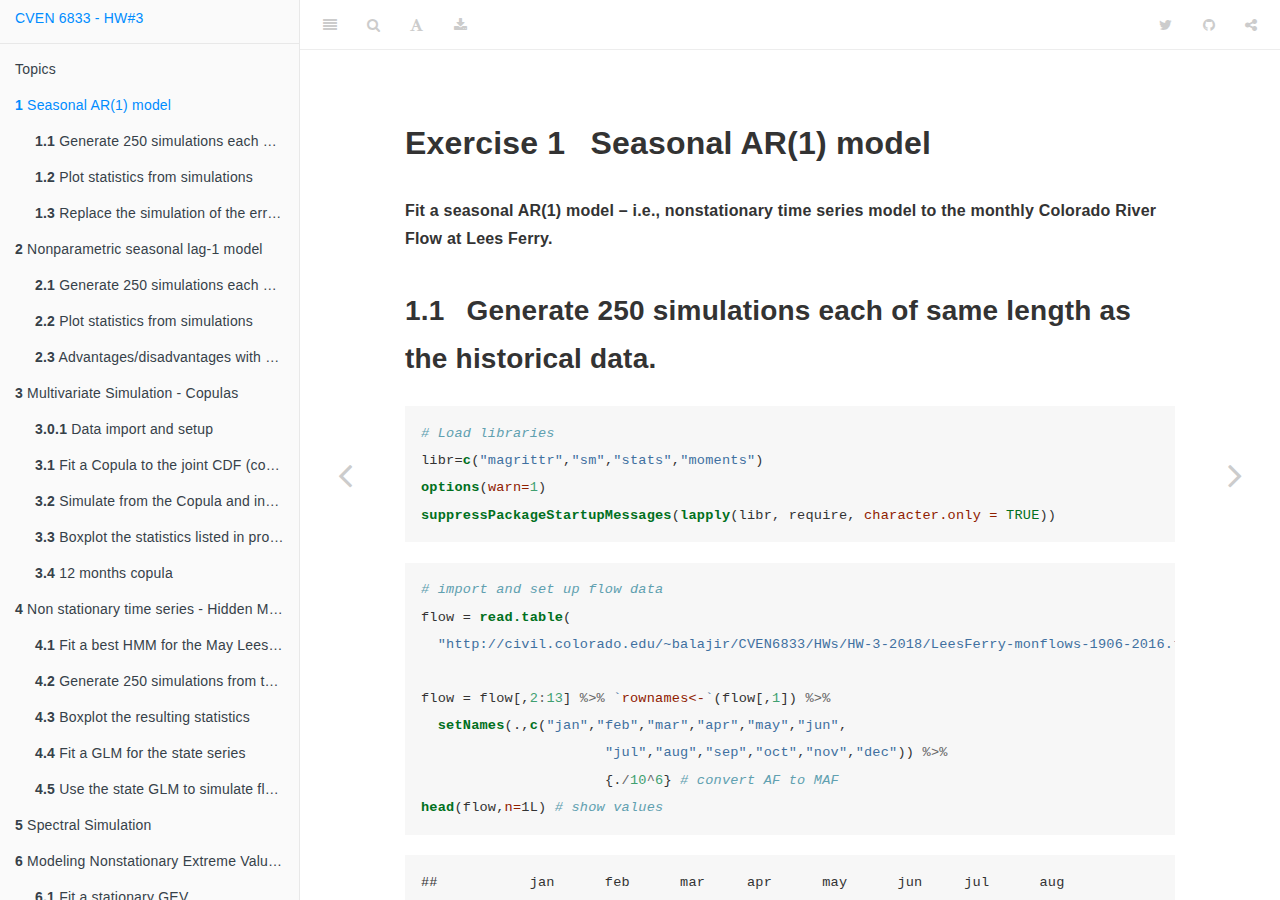
<file: docs/seasonal-ar1-model.html>
<!DOCTYPE html>
<html >

<head>

  <meta charset="UTF-8">
  <meta http-equiv="X-UA-Compatible" content="IE=edge">
  <title>CVEN 6833 - Homework 3</title>
  <meta name="description" content="Code and output for Homework Set 3">
  <meta name="generator" content="bookdown 0.7 and GitBook 2.6.7">

  <meta property="og:title" content="CVEN 6833 - Homework 3" />
  <meta property="og:type" content="book" />
  
  
  <meta property="og:description" content="Code and output for Homework Set 3" />
  <meta name="github-repo" content="albegon1/CVEN6833-HW3" />

  <meta name="twitter:card" content="summary" />
  <meta name="twitter:title" content="CVEN 6833 - Homework 3" />
  
  <meta name="twitter:description" content="Code and output for Homework Set 3" />
  

<meta name="author" content="Alex Belenguer">



  <meta name="viewport" content="width=device-width, initial-scale=1">
  <meta name="apple-mobile-web-app-capable" content="yes">
  <meta name="apple-mobile-web-app-status-bar-style" content="black">
  
  
<link rel="prev" href="index.html">
<link rel="next" href="nonparametric-seasonal-lag-1-model.html">
<script src="libs/jquery-2.2.3/jquery.min.js"></script>
<link href="libs/gitbook-2.6.7/css/style.css" rel="stylesheet" />
<link href="libs/gitbook-2.6.7/css/plugin-bookdown.css" rel="stylesheet" />
<link href="libs/gitbook-2.6.7/css/plugin-highlight.css" rel="stylesheet" />
<link href="libs/gitbook-2.6.7/css/plugin-search.css" rel="stylesheet" />
<link href="libs/gitbook-2.6.7/css/plugin-fontsettings.css" rel="stylesheet" />









<style type="text/css">
div.sourceCode { overflow-x: auto; }
table.sourceCode, tr.sourceCode, td.lineNumbers, td.sourceCode {
  margin: 0; padding: 0; vertical-align: baseline; border: none; }
table.sourceCode { width: 100%; line-height: 100%; }
td.lineNumbers { text-align: right; padding-right: 4px; padding-left: 4px; color: #aaaaaa; border-right: 1px solid #aaaaaa; }
td.sourceCode { padding-left: 5px; }
code > span.kw { color: #007020; font-weight: bold; } /* Keyword */
code > span.dt { color: #902000; } /* DataType */
code > span.dv { color: #40a070; } /* DecVal */
code > span.bn { color: #40a070; } /* BaseN */
code > span.fl { color: #40a070; } /* Float */
code > span.ch { color: #4070a0; } /* Char */
code > span.st { color: #4070a0; } /* String */
code > span.co { color: #60a0b0; font-style: italic; } /* Comment */
code > span.ot { color: #007020; } /* Other */
code > span.al { color: #ff0000; font-weight: bold; } /* Alert */
code > span.fu { color: #06287e; } /* Function */
code > span.er { color: #ff0000; font-weight: bold; } /* Error */
code > span.wa { color: #60a0b0; font-weight: bold; font-style: italic; } /* Warning */
code > span.cn { color: #880000; } /* Constant */
code > span.sc { color: #4070a0; } /* SpecialChar */
code > span.vs { color: #4070a0; } /* VerbatimString */
code > span.ss { color: #bb6688; } /* SpecialString */
code > span.im { } /* Import */
code > span.va { color: #19177c; } /* Variable */
code > span.cf { color: #007020; font-weight: bold; } /* ControlFlow */
code > span.op { color: #666666; } /* Operator */
code > span.bu { } /* BuiltIn */
code > span.ex { } /* Extension */
code > span.pp { color: #bc7a00; } /* Preprocessor */
code > span.at { color: #7d9029; } /* Attribute */
code > span.do { color: #ba2121; font-style: italic; } /* Documentation */
code > span.an { color: #60a0b0; font-weight: bold; font-style: italic; } /* Annotation */
code > span.cv { color: #60a0b0; font-weight: bold; font-style: italic; } /* CommentVar */
code > span.in { color: #60a0b0; font-weight: bold; font-style: italic; } /* Information */
</style>

<link rel="stylesheet" href="style.css" type="text/css" />
</head>

<body>



  <div class="book without-animation with-summary font-size-2 font-family-1" data-basepath=".">

    <div class="book-summary">
      <nav role="navigation">

<ul class="summary">
<li><a href="./">CVEN 6833 - HW#3</a></li>

<li class="divider"></li>
<li class="chapter" data-level="" data-path="index.html"><a href="index.html"><i class="fa fa-check"></i>Topics</a></li>
<li class="chapter" data-level="1" data-path="seasonal-ar1-model.html"><a href="seasonal-ar1-model.html"><i class="fa fa-check"></i><b>1</b> Seasonal AR(1) model</a><ul>
<li class="chapter" data-level="1.1" data-path="seasonal-ar1-model.html"><a href="seasonal-ar1-model.html#generate-250-simulations-each-of-same-length-as-the-historical-data."><i class="fa fa-check"></i><b>1.1</b> Generate 250 simulations each of same length as the historical data.</a></li>
<li class="chapter" data-level="1.2" data-path="seasonal-ar1-model.html"><a href="seasonal-ar1-model.html#plot-statistics-from-simulations"><i class="fa fa-check"></i><b>1.2</b> Plot statistics from simulations</a></li>
<li class="chapter" data-level="1.3" data-path="seasonal-ar1-model.html"><a href="seasonal-ar1-model.html#replace-the-simulation-of-the-errors-or-innovations-from-normal-to-gamma"><i class="fa fa-check"></i><b>1.3</b> Replace the simulation of the errors (or innovations) from Normal to Gamma</a></li>
</ul></li>
<li class="chapter" data-level="2" data-path="nonparametric-seasonal-lag-1-model.html"><a href="nonparametric-seasonal-lag-1-model.html"><i class="fa fa-check"></i><b>2</b> Nonparametric seasonal lag-1 model</a><ul>
<li class="chapter" data-level="2.1" data-path="nonparametric-seasonal-lag-1-model.html"><a href="nonparametric-seasonal-lag-1-model.html#generate-250-simulations-each-of-same-length-as-the-historical-data.-1"><i class="fa fa-check"></i><b>2.1</b> Generate 250 simulations each of same length as the historical data.</a></li>
<li class="chapter" data-level="2.2" data-path="nonparametric-seasonal-lag-1-model.html"><a href="nonparametric-seasonal-lag-1-model.html#plot-statistics-from-simulations-1"><i class="fa fa-check"></i><b>2.2</b> Plot statistics from simulations</a></li>
<li class="chapter" data-level="2.3" data-path="nonparametric-seasonal-lag-1-model.html"><a href="nonparametric-seasonal-lag-1-model.html#advantagesdisadvantages-with-a-nonparametric-approach."><i class="fa fa-check"></i><b>2.3</b> Advantages/disadvantages with a nonparametric approach.</a></li>
</ul></li>
<li class="chapter" data-level="3" data-path="multivariate-simulation-copulas.html"><a href="multivariate-simulation-copulas.html"><i class="fa fa-check"></i><b>3</b> Multivariate Simulation - Copulas</a><ul>
<li class="chapter" data-level="3.0.1" data-path="multivariate-simulation-copulas.html"><a href="multivariate-simulation-copulas.html#data-import-and-setup"><i class="fa fa-check"></i><b>3.0.1</b> Data import and setup</a></li>
<li class="chapter" data-level="3.1" data-path="multivariate-simulation-copulas.html"><a href="multivariate-simulation-copulas.html#fit-a-copula-to-the-joint-cdf-copula-by-pairs"><i class="fa fa-check"></i><b>3.1</b> Fit a Copula to the joint CDF (copula by pairs)</a></li>
<li class="chapter" data-level="3.2" data-path="multivariate-simulation-copulas.html"><a href="multivariate-simulation-copulas.html#simulate-from-the-copula-and-invert"><i class="fa fa-check"></i><b>3.2</b> Simulate from the Copula and invert</a></li>
<li class="chapter" data-level="3.3" data-path="multivariate-simulation-copulas.html"><a href="multivariate-simulation-copulas.html#boxplot-the-statistics-listed-in-problem-1-and-compare-with-the-results-from-the-previous-methods"><i class="fa fa-check"></i><b>3.3</b> Boxplot the statistics listed in problem 1 and compare with the results from the previous methods</a></li>
<li class="chapter" data-level="3.4" data-path="multivariate-simulation-copulas.html"><a href="multivariate-simulation-copulas.html#months-copula"><i class="fa fa-check"></i><b>3.4</b> 12 months copula</a></li>
</ul></li>
<li class="chapter" data-level="4" data-path="non-stationary-time-series-hidden-markov-model.html"><a href="non-stationary-time-series-hidden-markov-model.html"><i class="fa fa-check"></i><b>4</b> Non stationary time series - Hidden Markov Model</a><ul>
<li class="chapter" data-level="4.1" data-path="non-stationary-time-series-hidden-markov-model.html"><a href="non-stationary-time-series-hidden-markov-model.html#fit-a-best-hmm-for-the-may-lees-ferry-streamflow"><i class="fa fa-check"></i><b>4.1</b> Fit a best HMM for the May Lees Ferry streamflow</a></li>
<li class="chapter" data-level="4.2" data-path="non-stationary-time-series-hidden-markov-model.html"><a href="non-stationary-time-series-hidden-markov-model.html#generate-250-simulations-from-the-fitted-hmm"><i class="fa fa-check"></i><b>4.2</b> Generate 250 simulations from the fitted HMM</a></li>
<li class="chapter" data-level="4.3" data-path="non-stationary-time-series-hidden-markov-model.html"><a href="non-stationary-time-series-hidden-markov-model.html#boxplot-the-resulting-statistics"><i class="fa fa-check"></i><b>4.3</b> Boxplot the resulting statistics</a></li>
<li class="chapter" data-level="4.4" data-path="non-stationary-time-series-hidden-markov-model.html"><a href="non-stationary-time-series-hidden-markov-model.html#fit-a-glm-for-the-state-series"><i class="fa fa-check"></i><b>4.4</b> Fit a GLM for the state series</a></li>
<li class="chapter" data-level="4.5" data-path="non-stationary-time-series-hidden-markov-model.html"><a href="non-stationary-time-series-hidden-markov-model.html#use-the-state-glm-to-simulate-flows-from-the-component-distribution"><i class="fa fa-check"></i><b>4.5</b> Use the state GLM to simulate flows from the component distribution</a></li>
</ul></li>
<li class="chapter" data-level="5" data-path="spectral-simulation.html"><a href="spectral-simulation.html"><i class="fa fa-check"></i><b>5</b> Spectral Simulation</a></li>
<li class="chapter" data-level="6" data-path="modeling-nonstationary-extreme-value-time-series.html"><a href="modeling-nonstationary-extreme-value-time-series.html"><i class="fa fa-check"></i><b>6</b> Modeling Nonstationary Extreme Value Time series</a><ul>
<li class="chapter" data-level="6.1" data-path="modeling-nonstationary-extreme-value-time-series.html"><a href="modeling-nonstationary-extreme-value-time-series.html#fit-a-stationary-gev"><i class="fa fa-check"></i><b>6.1</b> Fit a stationary GEV</a></li>
<li class="chapter" data-level="6.2" data-path="modeling-nonstationary-extreme-value-time-series.html"><a href="modeling-nonstationary-extreme-value-time-series.html#fit-a-best-nonstationary-gev-model"><i class="fa fa-check"></i><b>6.2</b> Fit a best nonstationary GEV model</a></li>
<li class="chapter" data-level="6.3" data-path="modeling-nonstationary-extreme-value-time-series.html"><a href="modeling-nonstationary-extreme-value-time-series.html#repeat-by-varying-scale-and-location"><i class="fa fa-check"></i><b>6.3</b> Repeat by varying scale and location</a></li>
<li class="chapter" data-level="6.4" data-path="modeling-nonstationary-extreme-value-time-series.html"><a href="modeling-nonstationary-extreme-value-time-series.html#plot-the-results"><i class="fa fa-check"></i><b>6.4</b> Plot the results</a></li>
</ul></li>
<li class="chapter" data-level="7" data-path="use-of-hidden-markov-models-for-forecasting.html"><a href="use-of-hidden-markov-models-for-forecasting.html"><i class="fa fa-check"></i><b>7</b> Use of Hidden Markov Models for forecasting</a><ul>
<li class="chapter" data-level="7.1" data-path="use-of-hidden-markov-models-for-forecasting.html"><a href="use-of-hidden-markov-models-for-forecasting.html#fit-a-best-hmm-model-for-the-spring-season-flows"><i class="fa fa-check"></i><b>7.1</b> Fit a best HMM model for the spring season flows</a></li>
<li class="chapter" data-level="7.2" data-path="use-of-hidden-markov-models-for-forecasting.html"><a href="use-of-hidden-markov-models-for-forecasting.html#generate-250-simulations-each-of-same-length-as-the-historical-data"><i class="fa fa-check"></i><b>7.2</b> Generate 250 simulations each of same length as the historical data</a></li>
<li class="chapter" data-level="7.3" data-path="use-of-hidden-markov-models-for-forecasting.html"><a href="use-of-hidden-markov-models-for-forecasting.html#fit-a-best-glm-to-the-state-sequence"><i class="fa fa-check"></i><b>7.3</b> Fit a best GLM to the state sequence</a></li>
<li class="chapter" data-level="7.4" data-path="use-of-hidden-markov-models-for-forecasting.html"><a href="use-of-hidden-markov-models-for-forecasting.html#for-each-year-based-on-the-predictors-obtain-the-probabilities-of-the-states"><i class="fa fa-check"></i><b>7.4</b> For each year based on the predictors, obtain the probabilities of the states</a></li>
<li class="chapter" data-level="7.5" data-path="use-of-hidden-markov-models-for-forecasting.html"><a href="use-of-hidden-markov-models-for-forecasting.html#using-these-state-probabilities-simulate-flow-from-the-corresponding-state-pdfs"><i class="fa fa-check"></i><b>7.5</b> Using these state probabilities, simulate flow from the corresponding state PDFs</a></li>
<li class="chapter" data-level="7.6" data-path="use-of-hidden-markov-models-for-forecasting.html"><a href="use-of-hidden-markov-models-for-forecasting.html#compute-the-median-and-compare-with-the-observed-flow.-compute-rpss-at-the-terciles."><i class="fa fa-check"></i><b>7.6</b> Compute the median and compare with the observed flow. Compute RPSS at the terciles.</a></li>
<li class="chapter" data-level="7.7" data-path="use-of-hidden-markov-models-for-forecasting.html"><a href="use-of-hidden-markov-models-for-forecasting.html#make-blind-predictions-from-2001-and-on"><i class="fa fa-check"></i><b>7.7</b> Make blind predictions from 2001 and on</a><ul>
<li class="chapter" data-level="7.7.1" data-path="use-of-hidden-markov-models-for-forecasting.html"><a href="use-of-hidden-markov-models-for-forecasting.html#correlation-of-median-streamflows"><i class="fa fa-check"></i><b>7.7.1</b> Correlation of median streamflows</a></li>
<li class="chapter" data-level="7.7.2" data-path="use-of-hidden-markov-models-for-forecasting.html"><a href="use-of-hidden-markov-models-for-forecasting.html#rpss"><i class="fa fa-check"></i><b>7.7.2</b> RPSS</a></li>
</ul></li>
<li class="chapter" data-level="7.8" data-path="use-of-hidden-markov-models-for-forecasting.html"><a href="use-of-hidden-markov-models-for-forecasting.html#functions-from-lib.r"><i class="fa fa-check"></i><b>7.8</b> Functions from lib.R</a></li>
</ul></li>
<li class="chapter" data-level="8" data-path="singular-spectrum-analysis-diagnostics-forecasting.html"><a href="singular-spectrum-analysis-diagnostics-forecasting.html"><i class="fa fa-check"></i><b>8</b> Singular Spectrum Analysis – Diagnostics &amp; Forecasting</a><ul>
<li class="chapter" data-level="8.1" data-path="singular-spectrum-analysis-diagnostics-forecasting.html"><a href="singular-spectrum-analysis-diagnostics-forecasting.html#ssa-on-time-frame-window"><i class="fa fa-check"></i><b>8.1</b> SSA on time frame window</a></li>
<li class="chapter" data-level="8.2" data-path="singular-spectrum-analysis-diagnostics-forecasting.html"><a href="singular-spectrum-analysis-diagnostics-forecasting.html#prediction-use-ar-models-to-fit-rpc-and-predict-2001---2016-streamflows"><i class="fa fa-check"></i><b>8.2</b> Prediction: Use AR models to fit RPC and predict 2001 - 2016 streamflows</a><ul>
<li class="chapter" data-level="8.2.1" data-path="singular-spectrum-analysis-diagnostics-forecasting.html"><a href="singular-spectrum-analysis-diagnostics-forecasting.html#perform-ssa-until-2001"><i class="fa fa-check"></i><b>8.2.1</b> Perform SSA until 2001</a></li>
<li class="chapter" data-level="8.2.2" data-path="singular-spectrum-analysis-diagnostics-forecasting.html"><a href="singular-spectrum-analysis-diagnostics-forecasting.html#ar-model-for-dominant-modes"><i class="fa fa-check"></i><b>8.2.2</b> AR model for dominant modes</a></li>
</ul></li>
</ul></li>
<li class="divider"></li>
<li><a href="https://github.com/rstudio/bookdown" target="blank">Published with bookdown</a></li> 

</ul>

      </nav>
    </div>

    <div class="book-body">
      <div class="body-inner">
        <div class="book-header" role="navigation">
          <h1>
            <i class="fa fa-circle-o-notch fa-spin"></i><a href="./">CVEN 6833 - Homework 3</a>
          </h1>
        </div>

        <div class="page-wrapper" tabindex="-1" role="main">
          <div class="page-inner">

            <section class="normal" id="section-">
<div id="seasonal-ar1-model" class="section level1">
<h1><span class="header-section-number">Exercise 1</span> Seasonal AR(1) model</h1>
<p><strong>Fit a seasonal AR(1) model – i.e., nonstationary time series model to the monthly Colorado River Flow at Lees Ferry.</strong></p>
<div id="generate-250-simulations-each-of-same-length-as-the-historical-data." class="section level2">
<h2><span class="header-section-number">1.1</span> Generate 250 simulations each of same length as the historical data.</h2>
<div class="sourceCode"><pre class="sourceCode r"><code class="sourceCode r"><span class="co"># Load libraries</span>
libr=<span class="kw">c</span>(<span class="st">&quot;magrittr&quot;</span>,<span class="st">&quot;sm&quot;</span>,<span class="st">&quot;stats&quot;</span>,<span class="st">&quot;moments&quot;</span>)
<span class="kw">options</span>(<span class="dt">warn=</span><span class="dv">1</span>)
<span class="kw">suppressPackageStartupMessages</span>(<span class="kw">lapply</span>(libr, require, <span class="dt">character.only =</span> <span class="ot">TRUE</span>))</code></pre></div>
<div class="sourceCode"><pre class="sourceCode r"><code class="sourceCode r"><span class="co"># import and set up flow data</span>
flow =<span class="st"> </span><span class="kw">read.table</span>(
  <span class="st">&quot;http://civil.colorado.edu/~balajir/CVEN6833/HWs/HW-3-2018/LeesFerry-monflows-1906-2016.txt&quot;</span>)

flow =<span class="st"> </span>flow[,<span class="dv">2</span><span class="op">:</span><span class="dv">13</span>] <span class="op">%&gt;%</span><span class="st"> `</span><span class="dt">rownames&lt;-</span><span class="st">`</span>(flow[,<span class="dv">1</span>]) <span class="op">%&gt;%</span>
<span class="st">  </span><span class="kw">setNames</span>(.,<span class="kw">c</span>(<span class="st">&quot;jan&quot;</span>,<span class="st">&quot;feb&quot;</span>,<span class="st">&quot;mar&quot;</span>,<span class="st">&quot;apr&quot;</span>,<span class="st">&quot;may&quot;</span>,<span class="st">&quot;jun&quot;</span>,
                      <span class="st">&quot;jul&quot;</span>,<span class="st">&quot;aug&quot;</span>,<span class="st">&quot;sep&quot;</span>,<span class="st">&quot;oct&quot;</span>,<span class="st">&quot;nov&quot;</span>,<span class="st">&quot;dec&quot;</span>)) <span class="op">%&gt;%</span>
<span class="st">                      </span>{.<span class="op">/</span><span class="dv">10</span><span class="op">^</span><span class="dv">6</span>} <span class="co"># convert AF to MAF</span>
<span class="kw">head</span>(flow,<span class="dt">n=</span>1L) <span class="co"># show values</span></code></pre></div>
<pre><code>##           jan      feb      mar     apr      may      jun     jul      aug
## 1906 0.244314 0.292534 0.678174 1.20464 3.635101 5.014167 2.95046 1.605086
##           sep      oct      nov      dec
## 1906 1.503159 0.739807 0.503006 0.353312</code></pre>
<div class="sourceCode"><pre class="sourceCode r"><code class="sourceCode r"><span class="kw">tail</span>(flow,<span class="dt">n=</span>1L)</code></pre></div>
<pre><code>##           jan      feb     mar      apr      may      jun      jul
## 2016 0.360703 0.448837 0.67914 1.099567 2.967581 3.910287 1.342044
##           aug      sep      oct      nov      dec
## 2016 0.609946 0.485507 0.546633 0.426289 0.345163</code></pre>
<div class="sourceCode"><pre class="sourceCode r"><code class="sourceCode r">flow<span class="op">$</span>year =<span class="st"> </span><span class="kw">rowSums</span>(flow) <span class="co"># add year in 13th column</span>

<span class="kw">par</span>(<span class="dt">mfrow=</span><span class="kw">c</span>(<span class="dv">4</span>,<span class="dv">3</span>)) <span class="co"># plot histogram and density of monthly flow</span>
<span class="cf">for</span>(i <span class="cf">in</span> <span class="dv">1</span><span class="op">:</span><span class="dv">12</span>){
  <span class="kw">hist</span>(flow[,i], <span class="dt">freq=</span><span class="ot">FALSE</span>,
       <span class="dt">main =</span> <span class="kw">colnames</span>(flow)[i],<span class="dt">xlab =</span> <span class="st">&quot;&quot;</span>,<span class="dt">ylab =</span> <span class="st">&quot;&quot;</span>)
  <span class="kw">sm.density</span>(flow[,i], <span class="dt">add=</span><span class="ot">TRUE</span>)
  }</code></pre></div>
<p><img src="CVEN_6833_-_HW3_files/figure-html/unnamed-chunk-2-1.png" width="672" /></p>
<div class="sourceCode"><pre class="sourceCode r"><code class="sourceCode r"><span class="kw">par</span>(<span class="dt">mfrow=</span><span class="kw">c</span>(<span class="dv">1</span>,<span class="dv">1</span>)) <span class="co"># plot histogram and density of anual flow</span>
  <span class="kw">hist</span>(flow[,<span class="dv">13</span>], <span class="dt">freq=</span><span class="ot">FALSE</span>,
              <span class="dt">main =</span> <span class="kw">colnames</span>(flow)[<span class="dv">13</span>],<span class="dt">xlab =</span> <span class="st">&quot;&quot;</span>)
  <span class="kw">sm.density</span>(flow[,<span class="dv">13</span>], <span class="dt">add=</span><span class="ot">TRUE</span>)</code></pre></div>
<p><img src="CVEN_6833_-_HW3_files/figure-html/unnamed-chunk-3-1.png" width="672" /></p>
<p>The seasonal AR model is fitted using the Thomas Fiering coefficients. The anual flow AR model is fitted using <em>stats::arima</em>.</p>
<div class="sourceCode"><pre class="sourceCode r"><code class="sourceCode r"><span class="co"># Get the parameters of the Thomas Fiering Model (12 models, 1 for each transition)</span>
coef1 =<span class="st"> </span>coef2 =<span class="st"> </span><span class="kw">rep</span>(<span class="dv">0</span>,<span class="dt">length.out =</span> <span class="dv">12</span>)

coef1[<span class="dv">1</span>] =<span class="st"> </span><span class="kw">cor</span>(flow[<span class="op">-</span><span class="dv">1</span>,<span class="st">&quot;jan&quot;</span>],flow[<span class="op">-</span><span class="dv">111</span>,<span class="st">&quot;dec&quot;</span>]) <span class="co"># jan - dec</span>
coef2[<span class="dv">1</span>] =<span class="st"> </span><span class="kw">sqrt</span>((<span class="kw">var</span>(flow[,<span class="dv">1</span>])) <span class="op">*</span><span class="st"> </span>(<span class="dv">1</span>. <span class="op">-</span><span class="st"> </span>coef1[<span class="dv">1</span>]<span class="op">*</span>coef1[<span class="dv">1</span>]))

<span class="cf">for</span>(i <span class="cf">in</span> <span class="dv">2</span><span class="op">:</span><span class="dv">12</span>){ <span class="co"># remaining month pairs</span>
    coef1[i] =<span class="st"> </span><span class="kw">cor</span>(flow[,i],flow[,i<span class="op">-</span><span class="dv">1</span>])
    coef2[i] =<span class="st"> </span><span class="kw">sqrt</span>((<span class="kw">var</span>(flow[,i])) <span class="op">*</span><span class="st"> </span>(<span class="dv">1</span>. <span class="op">-</span><span class="st"> </span>coef1[i]<span class="op">*</span>coef1[i]))
}

<span class="co"># The anual flow is modeled using single AR(1) model</span>
ar.year=<span class="kw">ar</span>(flow<span class="op">$</span>year,<span class="dt">order.max =</span> <span class="dv">1</span>) <span class="co">#AR order 1, MA</span></code></pre></div>
<p>The 12 pairs of the TF coefficients are used to run 250 simulations (synthetic values) that will populate the statistics for the models. For the anual flow model, the simulations are obtained via <em>stats::arima.sim</em>.</p>
<p>The random gamma values are related to the normal following the relationship explained in the thread below: <a href="https://stats.stackexchange.com/questions/37461/the-relationship-between-the-gamma-distribution-and-the-normal-distribution" class="uri">https://stats.stackexchange.com/questions/37461/the-relationship-between-the-gamma-distribution-and-the-normal-distribution</a></p>
<div class="sourceCode"><pre class="sourceCode r"><code class="sourceCode r">innovation =<span class="st"> &quot;Normal&quot;</span> <span class="co"># defines nature of innovations: &quot;Normal&quot; or &quot;Gamma&quot;</span>

<span class="co"># parameters for equivalent gamma distribution</span>
<span class="co"># N(x;0,s) ~ lim(a -&gt; +inf) G((a-1)*sqrt(1/a)*s;a,sqrt(1/a)*s)</span>
a=<span class="dv">5</span>
sm=<span class="dv">1</span> <span class="co">#sd for monthly innovations</span>
sy=<span class="kw">sd</span>(flow<span class="op">$</span>year) <span class="co">#sd for monthly innovations</span>

<span class="co"># peak density for each month</span>
peak=<span class="kw">rep</span>(<span class="ot">NA</span>,<span class="dv">12</span>)
<span class="cf">for</span>(i <span class="cf">in</span> <span class="dv">1</span><span class="op">:</span><span class="dv">12</span>){
  aux=<span class="kw">sm.density</span>(flow[,i],<span class="dt">display=</span><span class="st">&quot;none&quot;</span>)
  peak[i]=aux<span class="op">$</span>eval.points[<span class="kw">which.max</span>(aux<span class="op">$</span>estimate)]<span class="op">*</span><span class="fl">1.5</span>
}</code></pre></div>
<div class="sourceCode"><pre class="sourceCode r"><code class="sourceCode r"><span class="co"># Simulations (innovation defines st. distribution of error)</span>
nsim=<span class="dv">250</span>    <span class="co"># number of simulations</span>
nyrs=<span class="kw">length</span>(flow[,<span class="dv">1</span>]) <span class="co"># years </span>

armean=<span class="kw">matrix</span>(<span class="dv">0</span>,nsim,<span class="dv">12</span>)    <span class="co">#matrices that store the statistics</span>
arstdev=<span class="kw">matrix</span>(<span class="dv">0</span>,nsim,<span class="dv">12</span>)
arcor=<span class="kw">matrix</span>(<span class="dv">0</span>,nsim,<span class="dv">12</span>)
arskw=<span class="kw">matrix</span>(<span class="dv">0</span>,nsim,<span class="dv">12</span>)
armax=<span class="kw">matrix</span>(<span class="dv">0</span>,nsim,<span class="dv">12</span>)
armin=<span class="kw">matrix</span>(<span class="dv">0</span>,nsim,<span class="dv">12</span>)

ar.year.stat=<span class="kw">matrix</span>(<span class="ot">NA</span>,<span class="dt">ncol =</span> <span class="dv">6</span>,<span class="dt">nrow =</span> nsim) <span class="co"># year statistics</span>
<span class="kw">colnames</span>(ar.year.stat) =<span class="st"> </span><span class="kw">c</span>(<span class="st">&quot;mean&quot;</span>,<span class="st">&quot;stdev&quot;</span>,<span class="st">&quot;min&quot;</span>,<span class="st">&quot;max&quot;</span>,<span class="st">&quot;skew&quot;</span>,<span class="st">&quot;cor&quot;</span>)

<span class="co"># Points where May PDF is evaluated </span>
xeval=<span class="kw">seq</span>(<span class="kw">min</span>(flow<span class="op">$</span>may)<span class="op">-</span><span class="fl">0.25</span><span class="op">*</span><span class="kw">sd</span>(flow<span class="op">$</span>may),
          <span class="kw">max</span>(flow<span class="op">$</span>may)<span class="op">+</span><span class="fl">0.25</span><span class="op">*</span><span class="kw">sd</span>(flow<span class="op">$</span>may),<span class="dt">length=</span><span class="dv">100</span>)
simpdf=<span class="kw">matrix</span>(<span class="dv">0</span>,<span class="dt">nrow=</span>nsim,<span class="dt">ncol=</span><span class="dv">100</span>) <span class="co"># Array to store May simulated PDF</span>

<span class="co"># Points where anual PDF is evaluated </span>
yeval=<span class="kw">seq</span>(<span class="kw">min</span>(flow<span class="op">$</span>year)<span class="op">-</span><span class="fl">0.25</span><span class="op">*</span><span class="kw">sd</span>(flow<span class="op">$</span>year),
          <span class="kw">max</span>(flow<span class="op">$</span>year)<span class="op">+</span><span class="fl">0.25</span><span class="op">*</span><span class="kw">sd</span>(flow<span class="op">$</span>year),<span class="dt">length=</span><span class="dv">100</span>)
year.pdf=<span class="kw">matrix</span>(<span class="dv">0</span>,<span class="dt">nrow=</span>nsim,<span class="dt">ncol=</span><span class="dv">100</span>) <span class="co"># Array to store anual simulated PDF</span>

<span class="cf">for</span>(k <span class="cf">in</span> <span class="dv">1</span><span class="op">:</span>nsim){ 
  nmons=nyrs<span class="op">*</span><span class="dv">12</span> <span class="co">#number of values to be generated</span>
  xsim=<span class="dv">1</span><span class="op">:</span>nmons
  r=<span class="kw">sample</span>(<span class="dv">1</span><span class="op">:</span>nyrs,<span class="dv">1</span>)
  
  xsim[<span class="dv">1</span>]=flow[r,<span class="dv">1</span>] <span class="co"># Starting point for sim</span>
  xprev=xsim[<span class="dv">1</span>]
  
  <span class="cf">for</span>(i <span class="cf">in</span> <span class="dv">2</span><span class="op">:</span>nmons){
    j=i <span class="op">%%</span><span class="st"> </span><span class="dv">12</span>
    <span class="cf">if</span>(j <span class="op">==</span><span class="st"> </span><span class="dv">0</span>) j=<span class="dv">12</span>
    j1=j<span class="op">-</span><span class="dv">1</span>
    
    <span class="cf">if</span>(j <span class="op">==</span><span class="st"> </span><span class="dv">1</span>) j1=<span class="dv">12</span>
    
    x1=xprev<span class="op">-</span><span class="kw">ifelse</span>(innovation<span class="op">==</span><span class="st">&quot;Normal&quot;</span>,<span class="kw">mean</span>(flow[,j1]),peak[j1])
    x2=coef2[j]<span class="op">*</span><span class="kw">ifelse</span>(innovation<span class="op">==</span><span class="st">&quot;Normal&quot;</span>,<span class="kw">rnorm</span>(<span class="dv">1</span>,<span class="dv">0</span>,<span class="dv">1</span>),
        <span class="kw">rgamma</span>(<span class="dv">1</span>,<span class="dt">shape=</span>a,<span class="dt">scale=</span><span class="kw">sqrt</span>(<span class="dv">1</span><span class="op">/</span>a)<span class="op">*</span>sm)<span class="op">-</span>(a<span class="op">-</span><span class="dv">1</span>)<span class="op">*</span><span class="kw">sqrt</span>(<span class="dv">1</span><span class="op">/</span>a)<span class="op">*</span>sm)
    
    xsim[i]=<span class="kw">mean</span>(flow[,j]) <span class="op">+</span><span class="st"> </span>x1<span class="op">*</span>coef1[j] <span class="op">+</span><span class="st"> </span>x2
    xprev=xsim[i]
  }
  
  <span class="co">#Store simulated values in matrix form, get May values and PDF</span>
  simdismon=<span class="kw">matrix</span>(xsim,<span class="dt">ncol =</span> <span class="dv">12</span>, <span class="dt">byrow =</span> <span class="ot">TRUE</span>) <span class="co"># filled by row</span>
  maysim =<span class="st"> </span>simdismon[,<span class="dv">5</span>] <span class="co"># Synthetic values for May</span>
  simpdf[k,]=<span class="kw">sm.density</span>(maysim,<span class="dt">eval.points=</span>xeval,<span class="dt">display=</span><span class="st">&quot;none&quot;</span>)<span class="op">$</span>estimate
  
  <span class="co"># Fill statistics for each month</span>
  <span class="cf">for</span>(j <span class="cf">in</span> <span class="dv">1</span><span class="op">:</span><span class="dv">12</span>){
    armean[k,j]=<span class="kw">mean</span>(simdismon[,j])
    armax[k,j]=<span class="kw">max</span>(simdismon[,j])
    armin[k,j]=<span class="kw">min</span>(simdismon[,j])
    arstdev[k,j]=<span class="kw">sd</span>(simdismon[,j])
    arskw[k,j]=<span class="kw">skewness</span>(simdismon[,j])
  }
  arcor[k,<span class="dv">1</span>]=<span class="kw">cor</span>(simdismon[<span class="op">-</span>nyrs,<span class="dv">12</span>],simdismon[<span class="dv">2</span><span class="op">:</span>nyrs,<span class="dv">1</span>]) <span class="co">#cor dec-jan</span>
  <span class="cf">for</span>(j <span class="cf">in</span> <span class="dv">2</span><span class="op">:</span><span class="dv">12</span>){ <span class="co"># rest of pairs</span>
    j1=j<span class="op">-</span><span class="dv">1</span>
    arcor[k,j]=<span class="kw">cor</span>(simdismon[,j],simdismon[,j1])
  }
  
  <span class="co"># anual flow simulations</span>
  <span class="cf">if</span>(innovation<span class="op">==</span><span class="st">&quot;Normal&quot;</span>){
    ar.year.sim =<span class="st"> </span><span class="kw">arima.sim</span>(<span class="dt">n =</span> nyrs, <span class="kw">list</span>(<span class="dt">ar =</span> ar.year<span class="op">$</span>ar),
                            <span class="dt">sd =</span> <span class="kw">sqrt</span>(ar.year<span class="op">$</span>var.pred)) <span class="op">+</span><span class="st"> </span>
<span class="st">      </span><span class="kw">mean</span>(flow<span class="op">$</span>year)
  }<span class="cf">else</span>{
    ar.year.sim =<span class="st"> </span><span class="kw">arima.sim</span>(<span class="dt">n =</span> nyrs, <span class="kw">list</span>(<span class="dt">ar =</span> ar.year<span class="op">$</span>ar),
      <span class="dt">rand.gen =</span> <span class="cf">function</span>(n, ...) <span class="kw">rgamma</span>(n,<span class="dt">shape=</span>a,
      <span class="dt">scale=</span><span class="kw">sqrt</span>(<span class="dv">1</span><span class="op">/</span>a)<span class="op">*</span>sy)<span class="op">-</span>(a<span class="op">-</span><span class="dv">1</span>)<span class="op">*</span><span class="kw">sqrt</span>(<span class="dv">1</span><span class="op">/</span>a)<span class="op">*</span>sy) <span class="op">+</span>
<span class="st">      </span>yeval[<span class="kw">which.max</span>(year.density)]<span class="op">*</span><span class="fl">0.85</span>      

  }
  <span class="co"># Get anual PDF</span>
  year.pdf[k,]=<span class="kw">sm.density</span>(ar.year.sim,<span class="dt">eval.points=</span>
                            yeval,<span class="dt">display=</span><span class="st">&quot;none&quot;</span>)<span class="op">$</span>estimate
  
  <span class="co"># Calculate statistics</span>
  ar.year.stat[k,<span class="st">&quot;mean&quot;</span>]=<span class="kw">mean</span>(ar.year.sim)
  ar.year.stat[k,<span class="st">&quot;max&quot;</span>]=<span class="kw">max</span>(ar.year.sim)
  ar.year.stat[k,<span class="st">&quot;min&quot;</span>]=<span class="kw">min</span>(ar.year.sim)
  ar.year.stat[k,<span class="st">&quot;stdev&quot;</span>]=<span class="kw">sd</span>(ar.year.sim)
  ar.year.stat[k,<span class="st">&quot;skew&quot;</span>]=<span class="kw">skewness</span>(ar.year.sim)
  ar.year.stat[k,<span class="st">&quot;cor&quot;</span>]=<span class="kw">cor</span>(ar.year.sim[<span class="op">-</span>nyrs],ar.year.sim[<span class="dv">2</span><span class="op">:</span>nyrs])
}</code></pre></div>
<p>The statistics from the synthetic values and the historical data are bound in the same matrix.</p>
<div class="sourceCode"><pre class="sourceCode r"><code class="sourceCode r"><span class="co"># Compute statistics from the historical data.</span>
obsmean=<span class="dv">1</span><span class="op">:</span><span class="dv">12</span>
obsstdev=<span class="dv">1</span><span class="op">:</span><span class="dv">12</span>
obscor=<span class="dv">1</span><span class="op">:</span><span class="dv">12</span>
obsskw=<span class="dv">1</span><span class="op">:</span><span class="dv">12</span>
obsmax=<span class="dv">1</span><span class="op">:</span><span class="dv">12</span>
obsmin=<span class="dv">1</span><span class="op">:</span><span class="dv">12</span>

<span class="cf">for</span>(i <span class="cf">in</span> <span class="dv">1</span><span class="op">:</span><span class="dv">12</span>){
  obsmax[i]=<span class="kw">max</span>(flow[,i])
  obsmin[i]=<span class="kw">min</span>(flow[,i])
  obsmean[i]=<span class="kw">mean</span>(flow[,i])
  obsstdev[i]=<span class="kw">sd</span>(flow[,i])
    obsskw[i]=<span class="kw">skewness</span>(flow[,i])
}

obscor[<span class="dv">1</span>]=<span class="st"> </span><span class="kw">cor</span>(flow[<span class="op">-</span>nyrs,<span class="dv">12</span>], flow[<span class="dv">2</span><span class="op">:</span>nyrs,<span class="dv">1</span>])
<span class="cf">for</span>(i <span class="cf">in</span> <span class="dv">2</span><span class="op">:</span><span class="dv">12</span>){
  i1=i<span class="op">-</span><span class="dv">1</span>
  obscor[i]=<span class="kw">cor</span>(flow[,i], flow[,i1])
}

<span class="co"># bind the stats of the historic data at the top..</span>
armean=<span class="kw">rbind</span>(obsmean,armean)
arstdev=<span class="kw">rbind</span>(obsstdev,arstdev)
arskw=<span class="kw">rbind</span>(obsskw,arskw)
arcor=<span class="kw">rbind</span>(obscor,arcor)
armax=<span class="kw">rbind</span>(obsmax,armax)
armin=<span class="kw">rbind</span>(obsmin,armin)

<span class="co"># anual flow binding</span>
year.stat=<span class="kw">c</span>(<span class="kw">mean</span>(flow<span class="op">$</span>year),<span class="kw">sd</span>(flow<span class="op">$</span>year),<span class="kw">min</span>(flow<span class="op">$</span>year),
            <span class="kw">max</span>(flow<span class="op">$</span>year),<span class="kw">skewness</span>(flow<span class="op">$</span>year),
            <span class="kw">cor</span>(flow<span class="op">$</span>year[<span class="op">-</span>nyrs],flow<span class="op">$</span>year[<span class="dv">2</span><span class="op">:</span>nyrs]))

ar.year.stat =<span class="st"> </span><span class="kw">rbind</span>(year.stat,ar.year.stat)</code></pre></div>
</div>
<div id="plot-statistics-from-simulations" class="section level2">
<h2><span class="header-section-number">1.2</span> Plot statistics from simulations</h2>
<ul>
<li><strong>Create boxplots of annual and monthly, mean, variance, skew, lag-1 correlation, minimum, maximum and PDFs of May and annual flows. Comment on what you observe and also on why some of the monthly statistics are not captured.</strong></li>
</ul>
<div class="sourceCode"><pre class="sourceCode r"><code class="sourceCode r"><span class="co"># function to plot boxplots with the structure: hist. in first row</span>
plot.bp =<span class="st"> </span><span class="cf">function</span>(matrix,name){
  xmeans=<span class="kw">as.matrix</span>(matrix)
  n=<span class="kw">length</span>(xmeans[,<span class="dv">1</span>])
  xmeans1=<span class="kw">as.matrix</span>(xmeans[<span class="dv">2</span><span class="op">:</span>n,]) <span class="co">#the first row is the original data</span>
  xs=<span class="dv">1</span><span class="op">:</span><span class="dv">12</span>
  zz=<span class="kw">boxplot</span>(<span class="kw">split</span>(xmeans1,<span class="kw">col</span>(xmeans1)), <span class="dt">plot=</span>F, <span class="dt">cex=</span><span class="fl">1.0</span>)
  zz<span class="op">$</span>names=<span class="kw">rep</span>(<span class="st">&quot;&quot;</span>,<span class="kw">length</span>(zz<span class="op">$</span>names))
  z1=<span class="kw">bxp</span>(zz,<span class="dt">ylim=</span><span class="kw">range</span>(xmeans),<span class="dt">xlab=</span><span class="st">&quot;&quot;</span>,<span class="dt">ylab=</span><span class="st">&quot;&quot;</span>,<span class="dt">cex=</span><span class="fl">1.00</span>)
  <span class="kw">points</span>(z1,xmeans[<span class="dv">1</span>,],<span class="dt">pch=</span><span class="dv">16</span>, <span class="dt">col=</span><span class="st">&quot;red&quot;</span>)
  <span class="kw">lines</span>(z1,xmeans[<span class="dv">1</span>,],<span class="dt">pch=</span><span class="dv">16</span>, <span class="dt">col=</span><span class="st">&quot;gray&quot;</span>)
  <span class="kw">title</span>(<span class="dt">main=</span>name)
}</code></pre></div>
<p>The plots for the statistics of the simulated time series (shown as boxplots) vs. the historical data (shown as points and lines) are reproduced below:</p>
<div class="sourceCode"><pre class="sourceCode r"><code class="sourceCode r"><span class="kw">par</span>(<span class="dt">mfrow=</span><span class="kw">c</span>(<span class="dv">3</span>,<span class="dv">2</span>))
<span class="kw">plot.bp</span>(armean,<span class="st">&quot;Mean&quot;</span>)
<span class="kw">plot.bp</span>(arstdev,<span class="st">&quot;Standard Deviation&quot;</span>)
<span class="kw">plot.bp</span>(armin,<span class="st">&quot;Min&quot;</span>)
<span class="kw">plot.bp</span>(armax,<span class="st">&quot;Max&quot;</span>)
<span class="kw">plot.bp</span>(arskw,<span class="st">&quot;Skews&quot;</span>)
<span class="kw">plot.bp</span>(arcor,<span class="st">&quot;Lag-1 correlation&quot;</span>)</code></pre></div>
<p><img src="CVEN_6833_-_HW3_files/figure-html/plot.month-1.png" width="672" /></p>
<p>The model proficiently captures the mean and max values. A fair fit is obtained with the standard deviation. However, the normality of the innovations results in a poor fit of minimum values and skews.</p>
<p>The anual statistics are similarly represented below:</p>
<div class="sourceCode"><pre class="sourceCode r"><code class="sourceCode r"><span class="kw">par</span>(<span class="dt">mfrow=</span><span class="kw">c</span>(<span class="dv">2</span>,<span class="dv">3</span>))
<span class="kw">plot.bp</span>(ar.year.stat[,<span class="st">&quot;mean&quot;</span>],<span class="st">&quot;Mean&quot;</span>)
<span class="kw">plot.bp</span>(ar.year.stat[,<span class="st">&quot;stdev&quot;</span>],<span class="st">&quot;Standard Deviation&quot;</span>)
<span class="kw">plot.bp</span>(ar.year.stat[,<span class="st">&quot;min&quot;</span>],<span class="st">&quot;Min&quot;</span>)
<span class="kw">plot.bp</span>(ar.year.stat[,<span class="st">&quot;max&quot;</span>],<span class="st">&quot;Max&quot;</span>)
<span class="kw">plot.bp</span>(ar.year.stat[,<span class="st">&quot;skew&quot;</span>],<span class="st">&quot;Skews&quot;</span>)
<span class="kw">plot.bp</span>(ar.year.stat[,<span class="st">&quot;cor&quot;</span>],<span class="st">&quot;Lag-1 correlation&quot;</span>)</code></pre></div>
<p><img src="CVEN_6833_-_HW3_files/figure-html/plot.year-1.png" width="672" /></p>
<p>The best fitting occurs for mean, sd, and correlation. Min, max and skew hardly contain historical values within the 25th/75th percentile limits.</p>
<p>The simulated May PDF vs. the historical May PDF is plotted at 100 points.</p>
<div class="sourceCode"><pre class="sourceCode r"><code class="sourceCode r">xdensityorig =<span class="st"> </span>flow<span class="op">$</span>may <span class="op">%&gt;%</span><span class="st"> </span><span class="kw">sm.density</span>(.,<span class="dt">eval.points=</span>xeval,<span class="dt">display=</span><span class="st">&quot;none&quot;</span>) <span class="op">%&gt;%</span>
<span class="st">  </span>.<span class="op">$</span>estimate

plot.pdf =<span class="st"> </span><span class="cf">function</span>(eval,histPDF,simPDF){
  xeval =<span class="st"> </span>eval
  <span class="kw">plot</span>(xeval,histPDF,<span class="dt">pch=</span><span class="st">&quot;.&quot;</span>,<span class="dt">col=</span><span class="st">&quot;red&quot;</span>,<span class="dt">ylim=</span><span class="kw">range</span>(simPDF,histPDF),
       <span class="dt">xlab=</span><span class="st">&quot;&quot;</span>,<span class="dt">ylab =</span> <span class="st">&quot;&quot;</span>)
  <span class="cf">for</span>(i <span class="cf">in</span> <span class="dv">1</span><span class="op">:</span>nsim)<span class="kw">lines</span>(xeval,simPDF[i,],<span class="dt">col=</span><span class="st">&#39;lightgrey&#39;</span>,<span class="dt">lty=</span><span class="dv">3</span>)
  <span class="kw">lines</span>(xeval,histPDF,<span class="dt">lwd=</span><span class="dv">3</span>,<span class="dt">col=</span><span class="st">&quot;red&quot;</span>)
  <span class="kw">title</span>(<span class="dt">main=</span><span class="st">&quot;Historical vs. simulated PDF&quot;</span>)
}</code></pre></div>
<div class="sourceCode"><pre class="sourceCode r"><code class="sourceCode r"><span class="kw">plot.pdf</span>(xeval,xdensityorig,simpdf)</code></pre></div>
<p><img src="CVEN_6833_-_HW3_files/figure-html/plot.pdf.month-1.png" width="672" /></p>
<p>The bimodal historical May PDF is not captured by the simulations due to the Normal nature of the innovations.</p>
<p>The simulated vs. historical anual flow PDF is similarly compared.</p>
<div class="sourceCode"><pre class="sourceCode r"><code class="sourceCode r">year.density =<span class="st"> </span>flow<span class="op">$</span>year <span class="op">%&gt;%</span><span class="st"> </span><span class="kw">sm.density</span>(.,<span class="dt">eval.points=</span>yeval,
               <span class="dt">display=</span><span class="st">&quot;none&quot;</span>) <span class="op">%&gt;%</span><span class="st"> </span>.<span class="op">$</span>estimate</code></pre></div>
<div class="sourceCode"><pre class="sourceCode r"><code class="sourceCode r"><span class="kw">plot.pdf</span>(yeval,year.density,year.pdf)</code></pre></div>
<p><img src="CVEN_6833_-_HW3_files/figure-html/plot.pdf.year-1.png" width="672" /></p>
</div>
<div id="replace-the-simulation-of-the-errors-or-innovations-from-normal-to-gamma" class="section level2">
<h2><span class="header-section-number">1.3</span> Replace the simulation of the errors (or innovations) from Normal to Gamma</h2>
<p>The simulation code chunks are rerun via r markdown code with innovation = “Gamma”.</p>
<div class="sourceCode"><pre class="sourceCode r"><code class="sourceCode r">innovation=<span class="st">&quot;Gamma&quot;</span></code></pre></div>
<div class="sourceCode"><pre class="sourceCode r"><code class="sourceCode r"><span class="kw">par</span>(<span class="dt">mfrow=</span><span class="kw">c</span>(<span class="dv">3</span>,<span class="dv">2</span>))
<span class="kw">plot.bp</span>(armean,<span class="st">&quot;Mean&quot;</span>)
<span class="kw">plot.bp</span>(arstdev,<span class="st">&quot;Standard Deviation&quot;</span>)
<span class="kw">plot.bp</span>(armin,<span class="st">&quot;Min&quot;</span>)
<span class="kw">plot.bp</span>(armax,<span class="st">&quot;Max&quot;</span>)
<span class="kw">plot.bp</span>(arskw,<span class="st">&quot;Skews&quot;</span>)
<span class="kw">plot.bp</span>(arcor,<span class="st">&quot;Lag-1 correlation&quot;</span>)</code></pre></div>
<p><img src="CVEN_6833_-_HW3_files/figure-html/unnamed-chunk-11-1.png" width="672" /></p>
<p>The graphs show a differentiated skew performance, although the fit seems to be equivalent.</p>
<div class="sourceCode"><pre class="sourceCode r"><code class="sourceCode r"><span class="kw">par</span>(<span class="dt">mfrow=</span><span class="kw">c</span>(<span class="dv">2</span>,<span class="dv">3</span>))
<span class="kw">plot.bp</span>(ar.year.stat[,<span class="st">&quot;mean&quot;</span>],<span class="st">&quot;Mean&quot;</span>)
<span class="kw">plot.bp</span>(ar.year.stat[,<span class="st">&quot;stdev&quot;</span>],<span class="st">&quot;Standard Deviation&quot;</span>)
<span class="kw">plot.bp</span>(ar.year.stat[,<span class="st">&quot;min&quot;</span>],<span class="st">&quot;Min&quot;</span>)
<span class="kw">plot.bp</span>(ar.year.stat[,<span class="st">&quot;max&quot;</span>],<span class="st">&quot;Max&quot;</span>)
<span class="kw">plot.bp</span>(ar.year.stat[,<span class="st">&quot;skew&quot;</span>],<span class="st">&quot;Skews&quot;</span>)
<span class="kw">plot.bp</span>(ar.year.stat[,<span class="st">&quot;cor&quot;</span>],<span class="st">&quot;Lag-1 correlation&quot;</span>)</code></pre></div>
<p><img src="CVEN_6833_-_HW3_files/figure-html/unnamed-chunk-12-1.png" width="672" /></p>
<div class="sourceCode"><pre class="sourceCode r"><code class="sourceCode r"><span class="kw">plot.pdf</span>(xeval,xdensityorig,simpdf)</code></pre></div>
<p><img src="CVEN_6833_-_HW3_files/figure-html/unnamed-chunk-13-1.png" width="672" /></p>
<p>The simulated May PDF is no longer symmetric, as it would be expected from a Gamma Distribution</p>
<div class="sourceCode"><pre class="sourceCode r"><code class="sourceCode r"><span class="kw">plot.pdf</span>(yeval,year.density,year.pdf)</code></pre></div>
<p><img src="CVEN_6833_-_HW3_files/figure-html/unnamed-chunk-14-1.png" width="672" /></p>
<p>The same effect is depicted in the anual PDF.</p>

</div>
</div>
            </section>

          </div>
        </div>
      </div>
<a href="index.html" class="navigation navigation-prev " aria-label="Previous page"><i class="fa fa-angle-left"></i></a>
<a href="nonparametric-seasonal-lag-1-model.html" class="navigation navigation-next " aria-label="Next page"><i class="fa fa-angle-right"></i></a>
    </div>
  </div>
<script src="libs/gitbook-2.6.7/js/app.min.js"></script>
<script src="libs/gitbook-2.6.7/js/lunr.js"></script>
<script src="libs/gitbook-2.6.7/js/plugin-search.js"></script>
<script src="libs/gitbook-2.6.7/js/plugin-sharing.js"></script>
<script src="libs/gitbook-2.6.7/js/plugin-fontsettings.js"></script>
<script src="libs/gitbook-2.6.7/js/plugin-bookdown.js"></script>
<script src="libs/gitbook-2.6.7/js/jquery.highlight.js"></script>
<script>
gitbook.require(["gitbook"], function(gitbook) {
gitbook.start({
"sharing": {
"github": true,
"facebook": false,
"twitter": true,
"google": false,
"linkedin": false,
"weibo": false,
"instapper": false,
"vk": false,
"all": ["facebook", "google", "twitter", "linkedin", "weibo", "instapaper"]
},
"fontsettings": {
"theme": "white",
"family": "sans",
"size": 2
},
"edit": {
"link": null,
"text": null
},
"download": ["CVEN 6833 - HW3.pdf", "CVEN 6833 - HW3.epub", "CVEN 6833 - HW3.mobi"],
"toc": {
"collapse": "subsection",
"scroll_highlight": true
}
});
});
</script>

</body>

</html>
</file>
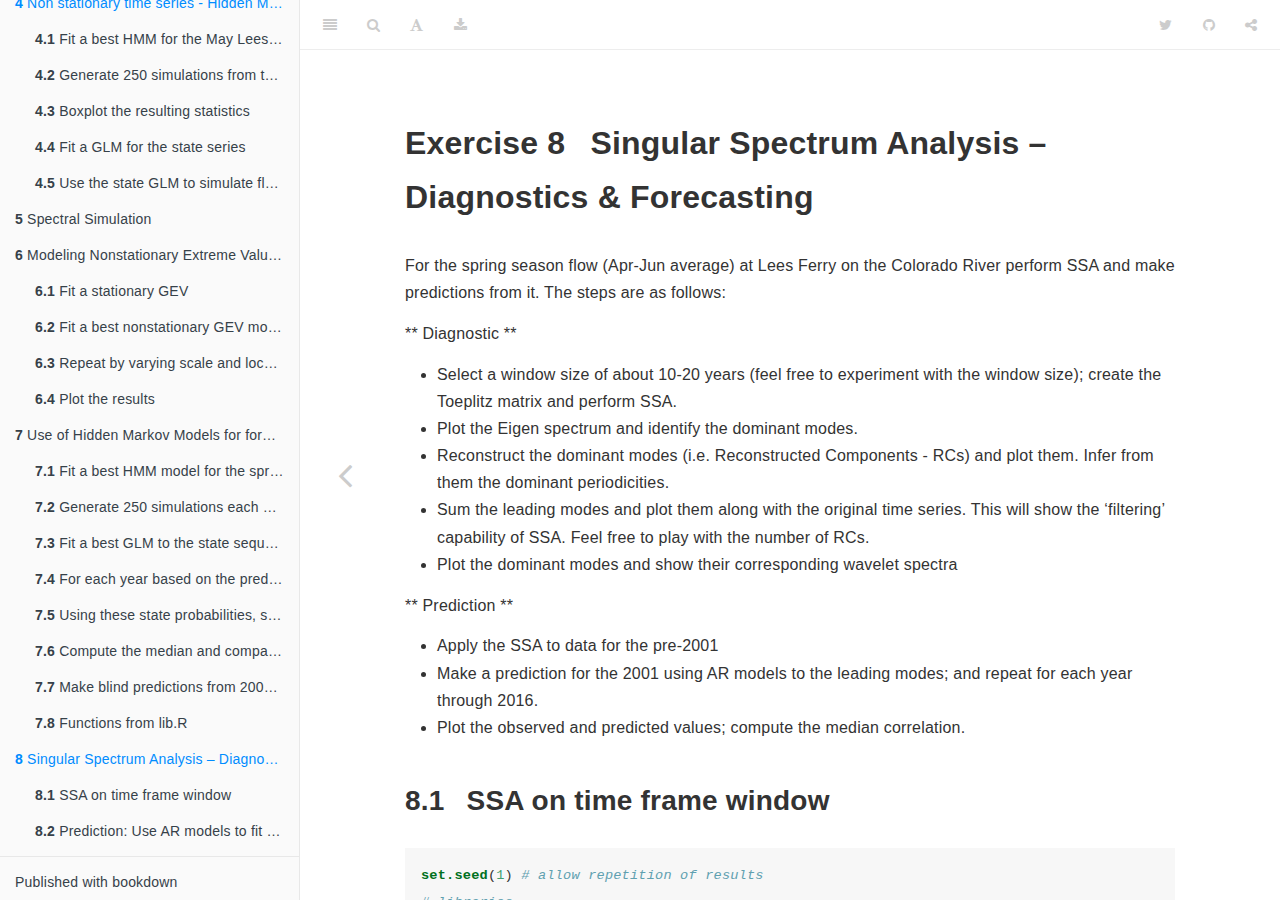
<file: docs/singular-spectrum-analysis-diagnostics-forecasting.html>
<!DOCTYPE html>
<html >

<head>

  <meta charset="UTF-8">
  <meta http-equiv="X-UA-Compatible" content="IE=edge">
  <title>CVEN 6833 - Homework 3</title>
  <meta name="description" content="Code and output for Homework Set 3">
  <meta name="generator" content="bookdown 0.7 and GitBook 2.6.7">

  <meta property="og:title" content="CVEN 6833 - Homework 3" />
  <meta property="og:type" content="book" />
  
  
  <meta property="og:description" content="Code and output for Homework Set 3" />
  <meta name="github-repo" content="albegon1/CVEN6833-HW3" />

  <meta name="twitter:card" content="summary" />
  <meta name="twitter:title" content="CVEN 6833 - Homework 3" />
  
  <meta name="twitter:description" content="Code and output for Homework Set 3" />
  

<meta name="author" content="Alex Belenguer">



  <meta name="viewport" content="width=device-width, initial-scale=1">
  <meta name="apple-mobile-web-app-capable" content="yes">
  <meta name="apple-mobile-web-app-status-bar-style" content="black">
  
  
<link rel="prev" href="use-of-hidden-markov-models-for-forecasting.html">

<script src="libs/jquery-2.2.3/jquery.min.js"></script>
<link href="libs/gitbook-2.6.7/css/style.css" rel="stylesheet" />
<link href="libs/gitbook-2.6.7/css/plugin-bookdown.css" rel="stylesheet" />
<link href="libs/gitbook-2.6.7/css/plugin-highlight.css" rel="stylesheet" />
<link href="libs/gitbook-2.6.7/css/plugin-search.css" rel="stylesheet" />
<link href="libs/gitbook-2.6.7/css/plugin-fontsettings.css" rel="stylesheet" />









<style type="text/css">
div.sourceCode { overflow-x: auto; }
table.sourceCode, tr.sourceCode, td.lineNumbers, td.sourceCode {
  margin: 0; padding: 0; vertical-align: baseline; border: none; }
table.sourceCode { width: 100%; line-height: 100%; }
td.lineNumbers { text-align: right; padding-right: 4px; padding-left: 4px; color: #aaaaaa; border-right: 1px solid #aaaaaa; }
td.sourceCode { padding-left: 5px; }
code > span.kw { color: #007020; font-weight: bold; } /* Keyword */
code > span.dt { color: #902000; } /* DataType */
code > span.dv { color: #40a070; } /* DecVal */
code > span.bn { color: #40a070; } /* BaseN */
code > span.fl { color: #40a070; } /* Float */
code > span.ch { color: #4070a0; } /* Char */
code > span.st { color: #4070a0; } /* String */
code > span.co { color: #60a0b0; font-style: italic; } /* Comment */
code > span.ot { color: #007020; } /* Other */
code > span.al { color: #ff0000; font-weight: bold; } /* Alert */
code > span.fu { color: #06287e; } /* Function */
code > span.er { color: #ff0000; font-weight: bold; } /* Error */
code > span.wa { color: #60a0b0; font-weight: bold; font-style: italic; } /* Warning */
code > span.cn { color: #880000; } /* Constant */
code > span.sc { color: #4070a0; } /* SpecialChar */
code > span.vs { color: #4070a0; } /* VerbatimString */
code > span.ss { color: #bb6688; } /* SpecialString */
code > span.im { } /* Import */
code > span.va { color: #19177c; } /* Variable */
code > span.cf { color: #007020; font-weight: bold; } /* ControlFlow */
code > span.op { color: #666666; } /* Operator */
code > span.bu { } /* BuiltIn */
code > span.ex { } /* Extension */
code > span.pp { color: #bc7a00; } /* Preprocessor */
code > span.at { color: #7d9029; } /* Attribute */
code > span.do { color: #ba2121; font-style: italic; } /* Documentation */
code > span.an { color: #60a0b0; font-weight: bold; font-style: italic; } /* Annotation */
code > span.cv { color: #60a0b0; font-weight: bold; font-style: italic; } /* CommentVar */
code > span.in { color: #60a0b0; font-weight: bold; font-style: italic; } /* Information */
</style>

<link rel="stylesheet" href="style.css" type="text/css" />
</head>

<body>



  <div class="book without-animation with-summary font-size-2 font-family-1" data-basepath=".">

    <div class="book-summary">
      <nav role="navigation">

<ul class="summary">
<li><a href="./">CVEN 6833 - HW#3</a></li>

<li class="divider"></li>
<li class="chapter" data-level="" data-path="index.html"><a href="index.html"><i class="fa fa-check"></i>Topics</a></li>
<li class="chapter" data-level="1" data-path="seasonal-ar1-model.html"><a href="seasonal-ar1-model.html"><i class="fa fa-check"></i><b>1</b> Seasonal AR(1) model</a><ul>
<li class="chapter" data-level="1.1" data-path="seasonal-ar1-model.html"><a href="seasonal-ar1-model.html#generate-250-simulations-each-of-same-length-as-the-historical-data."><i class="fa fa-check"></i><b>1.1</b> Generate 250 simulations each of same length as the historical data.</a></li>
<li class="chapter" data-level="1.2" data-path="seasonal-ar1-model.html"><a href="seasonal-ar1-model.html#plot-statistics-from-simulations"><i class="fa fa-check"></i><b>1.2</b> Plot statistics from simulations</a></li>
<li class="chapter" data-level="1.3" data-path="seasonal-ar1-model.html"><a href="seasonal-ar1-model.html#replace-the-simulation-of-the-errors-or-innovations-from-normal-to-gamma"><i class="fa fa-check"></i><b>1.3</b> Replace the simulation of the errors (or innovations) from Normal to Gamma</a></li>
</ul></li>
<li class="chapter" data-level="2" data-path="nonparametric-seasonal-lag-1-model.html"><a href="nonparametric-seasonal-lag-1-model.html"><i class="fa fa-check"></i><b>2</b> Nonparametric seasonal lag-1 model</a><ul>
<li class="chapter" data-level="2.1" data-path="nonparametric-seasonal-lag-1-model.html"><a href="nonparametric-seasonal-lag-1-model.html#generate-250-simulations-each-of-same-length-as-the-historical-data.-1"><i class="fa fa-check"></i><b>2.1</b> Generate 250 simulations each of same length as the historical data.</a></li>
<li class="chapter" data-level="2.2" data-path="nonparametric-seasonal-lag-1-model.html"><a href="nonparametric-seasonal-lag-1-model.html#plot-statistics-from-simulations-1"><i class="fa fa-check"></i><b>2.2</b> Plot statistics from simulations</a></li>
<li class="chapter" data-level="2.3" data-path="nonparametric-seasonal-lag-1-model.html"><a href="nonparametric-seasonal-lag-1-model.html#advantagesdisadvantages-with-a-nonparametric-approach."><i class="fa fa-check"></i><b>2.3</b> Advantages/disadvantages with a nonparametric approach.</a></li>
</ul></li>
<li class="chapter" data-level="3" data-path="multivariate-simulation-copulas.html"><a href="multivariate-simulation-copulas.html"><i class="fa fa-check"></i><b>3</b> Multivariate Simulation - Copulas</a><ul>
<li class="chapter" data-level="3.0.1" data-path="multivariate-simulation-copulas.html"><a href="multivariate-simulation-copulas.html#data-import-and-setup"><i class="fa fa-check"></i><b>3.0.1</b> Data import and setup</a></li>
<li class="chapter" data-level="3.1" data-path="multivariate-simulation-copulas.html"><a href="multivariate-simulation-copulas.html#fit-a-copula-to-the-joint-cdf-copula-by-pairs"><i class="fa fa-check"></i><b>3.1</b> Fit a Copula to the joint CDF (copula by pairs)</a></li>
<li class="chapter" data-level="3.2" data-path="multivariate-simulation-copulas.html"><a href="multivariate-simulation-copulas.html#simulate-from-the-copula-and-invert"><i class="fa fa-check"></i><b>3.2</b> Simulate from the Copula and invert</a></li>
<li class="chapter" data-level="3.3" data-path="multivariate-simulation-copulas.html"><a href="multivariate-simulation-copulas.html#boxplot-the-statistics-listed-in-problem-1-and-compare-with-the-results-from-the-previous-methods"><i class="fa fa-check"></i><b>3.3</b> Boxplot the statistics listed in problem 1 and compare with the results from the previous methods</a></li>
<li class="chapter" data-level="3.4" data-path="multivariate-simulation-copulas.html"><a href="multivariate-simulation-copulas.html#months-copula"><i class="fa fa-check"></i><b>3.4</b> 12 months copula</a></li>
</ul></li>
<li class="chapter" data-level="4" data-path="non-stationary-time-series-hidden-markov-model.html"><a href="non-stationary-time-series-hidden-markov-model.html"><i class="fa fa-check"></i><b>4</b> Non stationary time series - Hidden Markov Model</a><ul>
<li class="chapter" data-level="4.1" data-path="non-stationary-time-series-hidden-markov-model.html"><a href="non-stationary-time-series-hidden-markov-model.html#fit-a-best-hmm-for-the-may-lees-ferry-streamflow"><i class="fa fa-check"></i><b>4.1</b> Fit a best HMM for the May Lees Ferry streamflow</a></li>
<li class="chapter" data-level="4.2" data-path="non-stationary-time-series-hidden-markov-model.html"><a href="non-stationary-time-series-hidden-markov-model.html#generate-250-simulations-from-the-fitted-hmm"><i class="fa fa-check"></i><b>4.2</b> Generate 250 simulations from the fitted HMM</a></li>
<li class="chapter" data-level="4.3" data-path="non-stationary-time-series-hidden-markov-model.html"><a href="non-stationary-time-series-hidden-markov-model.html#boxplot-the-resulting-statistics"><i class="fa fa-check"></i><b>4.3</b> Boxplot the resulting statistics</a></li>
<li class="chapter" data-level="4.4" data-path="non-stationary-time-series-hidden-markov-model.html"><a href="non-stationary-time-series-hidden-markov-model.html#fit-a-glm-for-the-state-series"><i class="fa fa-check"></i><b>4.4</b> Fit a GLM for the state series</a></li>
<li class="chapter" data-level="4.5" data-path="non-stationary-time-series-hidden-markov-model.html"><a href="non-stationary-time-series-hidden-markov-model.html#use-the-state-glm-to-simulate-flows-from-the-component-distribution"><i class="fa fa-check"></i><b>4.5</b> Use the state GLM to simulate flows from the component distribution</a></li>
</ul></li>
<li class="chapter" data-level="5" data-path="spectral-simulation.html"><a href="spectral-simulation.html"><i class="fa fa-check"></i><b>5</b> Spectral Simulation</a></li>
<li class="chapter" data-level="6" data-path="modeling-nonstationary-extreme-value-time-series.html"><a href="modeling-nonstationary-extreme-value-time-series.html"><i class="fa fa-check"></i><b>6</b> Modeling Nonstationary Extreme Value Time series</a><ul>
<li class="chapter" data-level="6.1" data-path="modeling-nonstationary-extreme-value-time-series.html"><a href="modeling-nonstationary-extreme-value-time-series.html#fit-a-stationary-gev"><i class="fa fa-check"></i><b>6.1</b> Fit a stationary GEV</a></li>
<li class="chapter" data-level="6.2" data-path="modeling-nonstationary-extreme-value-time-series.html"><a href="modeling-nonstationary-extreme-value-time-series.html#fit-a-best-nonstationary-gev-model"><i class="fa fa-check"></i><b>6.2</b> Fit a best nonstationary GEV model</a></li>
<li class="chapter" data-level="6.3" data-path="modeling-nonstationary-extreme-value-time-series.html"><a href="modeling-nonstationary-extreme-value-time-series.html#repeat-by-varying-scale-and-location"><i class="fa fa-check"></i><b>6.3</b> Repeat by varying scale and location</a></li>
<li class="chapter" data-level="6.4" data-path="modeling-nonstationary-extreme-value-time-series.html"><a href="modeling-nonstationary-extreme-value-time-series.html#plot-the-results"><i class="fa fa-check"></i><b>6.4</b> Plot the results</a></li>
</ul></li>
<li class="chapter" data-level="7" data-path="use-of-hidden-markov-models-for-forecasting.html"><a href="use-of-hidden-markov-models-for-forecasting.html"><i class="fa fa-check"></i><b>7</b> Use of Hidden Markov Models for forecasting</a><ul>
<li class="chapter" data-level="7.1" data-path="use-of-hidden-markov-models-for-forecasting.html"><a href="use-of-hidden-markov-models-for-forecasting.html#fit-a-best-hmm-model-for-the-spring-season-flows"><i class="fa fa-check"></i><b>7.1</b> Fit a best HMM model for the spring season flows</a></li>
<li class="chapter" data-level="7.2" data-path="use-of-hidden-markov-models-for-forecasting.html"><a href="use-of-hidden-markov-models-for-forecasting.html#generate-250-simulations-each-of-same-length-as-the-historical-data"><i class="fa fa-check"></i><b>7.2</b> Generate 250 simulations each of same length as the historical data</a></li>
<li class="chapter" data-level="7.3" data-path="use-of-hidden-markov-models-for-forecasting.html"><a href="use-of-hidden-markov-models-for-forecasting.html#fit-a-best-glm-to-the-state-sequence"><i class="fa fa-check"></i><b>7.3</b> Fit a best GLM to the state sequence</a></li>
<li class="chapter" data-level="7.4" data-path="use-of-hidden-markov-models-for-forecasting.html"><a href="use-of-hidden-markov-models-for-forecasting.html#for-each-year-based-on-the-predictors-obtain-the-probabilities-of-the-states"><i class="fa fa-check"></i><b>7.4</b> For each year based on the predictors, obtain the probabilities of the states</a></li>
<li class="chapter" data-level="7.5" data-path="use-of-hidden-markov-models-for-forecasting.html"><a href="use-of-hidden-markov-models-for-forecasting.html#using-these-state-probabilities-simulate-flow-from-the-corresponding-state-pdfs"><i class="fa fa-check"></i><b>7.5</b> Using these state probabilities, simulate flow from the corresponding state PDFs</a></li>
<li class="chapter" data-level="7.6" data-path="use-of-hidden-markov-models-for-forecasting.html"><a href="use-of-hidden-markov-models-for-forecasting.html#compute-the-median-and-compare-with-the-observed-flow.-compute-rpss-at-the-terciles."><i class="fa fa-check"></i><b>7.6</b> Compute the median and compare with the observed flow. Compute RPSS at the terciles.</a></li>
<li class="chapter" data-level="7.7" data-path="use-of-hidden-markov-models-for-forecasting.html"><a href="use-of-hidden-markov-models-for-forecasting.html#make-blind-predictions-from-2001-and-on"><i class="fa fa-check"></i><b>7.7</b> Make blind predictions from 2001 and on</a><ul>
<li class="chapter" data-level="7.7.1" data-path="use-of-hidden-markov-models-for-forecasting.html"><a href="use-of-hidden-markov-models-for-forecasting.html#correlation-of-median-streamflows"><i class="fa fa-check"></i><b>7.7.1</b> Correlation of median streamflows</a></li>
<li class="chapter" data-level="7.7.2" data-path="use-of-hidden-markov-models-for-forecasting.html"><a href="use-of-hidden-markov-models-for-forecasting.html#rpss"><i class="fa fa-check"></i><b>7.7.2</b> RPSS</a></li>
</ul></li>
<li class="chapter" data-level="7.8" data-path="use-of-hidden-markov-models-for-forecasting.html"><a href="use-of-hidden-markov-models-for-forecasting.html#functions-from-lib.r"><i class="fa fa-check"></i><b>7.8</b> Functions from lib.R</a></li>
</ul></li>
<li class="chapter" data-level="8" data-path="singular-spectrum-analysis-diagnostics-forecasting.html"><a href="singular-spectrum-analysis-diagnostics-forecasting.html"><i class="fa fa-check"></i><b>8</b> Singular Spectrum Analysis – Diagnostics &amp; Forecasting</a><ul>
<li class="chapter" data-level="8.1" data-path="singular-spectrum-analysis-diagnostics-forecasting.html"><a href="singular-spectrum-analysis-diagnostics-forecasting.html#ssa-on-time-frame-window"><i class="fa fa-check"></i><b>8.1</b> SSA on time frame window</a></li>
<li class="chapter" data-level="8.2" data-path="singular-spectrum-analysis-diagnostics-forecasting.html"><a href="singular-spectrum-analysis-diagnostics-forecasting.html#prediction-use-ar-models-to-fit-rpc-and-predict-2001---2016-streamflows"><i class="fa fa-check"></i><b>8.2</b> Prediction: Use AR models to fit RPC and predict 2001 - 2016 streamflows</a><ul>
<li class="chapter" data-level="8.2.1" data-path="singular-spectrum-analysis-diagnostics-forecasting.html"><a href="singular-spectrum-analysis-diagnostics-forecasting.html#perform-ssa-until-2001"><i class="fa fa-check"></i><b>8.2.1</b> Perform SSA until 2001</a></li>
<li class="chapter" data-level="8.2.2" data-path="singular-spectrum-analysis-diagnostics-forecasting.html"><a href="singular-spectrum-analysis-diagnostics-forecasting.html#ar-model-for-dominant-modes"><i class="fa fa-check"></i><b>8.2.2</b> AR model for dominant modes</a></li>
</ul></li>
</ul></li>
<li class="divider"></li>
<li><a href="https://github.com/rstudio/bookdown" target="blank">Published with bookdown</a></li> 

</ul>

      </nav>
    </div>

    <div class="book-body">
      <div class="body-inner">
        <div class="book-header" role="navigation">
          <h1>
            <i class="fa fa-circle-o-notch fa-spin"></i><a href="./">CVEN 6833 - Homework 3</a>
          </h1>
        </div>

        <div class="page-wrapper" tabindex="-1" role="main">
          <div class="page-inner">

            <section class="normal" id="section-">
<div id="singular-spectrum-analysis-diagnostics-forecasting" class="section level1">
<h1><span class="header-section-number">Exercise 8</span> Singular Spectrum Analysis – Diagnostics &amp; Forecasting</h1>
<p>For the spring season flow (Apr-Jun average) at Lees Ferry on the Colorado River perform SSA and make predictions from it. The steps are as follows:</p>
<p>** Diagnostic **</p>
<ul>
<li>Select a window size of about 10-20 years (feel free to experiment with the window size); create the Toeplitz matrix and perform SSA.</li>
<li>Plot the Eigen spectrum and identify the dominant modes.</li>
<li>Reconstruct the dominant modes (i.e. Reconstructed Components - RCs) and plot them. Infer from them the dominant periodicities.</li>
<li>Sum the leading modes and plot them along with the original time series. This will show the ‘filtering’ capability of SSA. Feel free to play with the number of RCs.</li>
<li>Plot the dominant modes and show their corresponding wavelet spectra</li>
</ul>
<p>** Prediction **</p>
<ul>
<li>Apply the SSA to data for the pre-2001</li>
<li>Make a prediction for the 2001 using AR models to the leading modes; and repeat for each year through 2016.</li>
<li>Plot the observed and predicted values; compute the median correlation.</li>
</ul>
<div id="ssa-on-time-frame-window" class="section level2">
<h2><span class="header-section-number">8.1</span> SSA on time frame window</h2>
<div class="sourceCode"><pre class="sourceCode r"><code class="sourceCode r"><span class="kw">set.seed</span>(<span class="dv">1</span>) <span class="co"># allow repetition of results</span>
<span class="co"># libraries</span>
libr=<span class="kw">c</span>(<span class="st">&quot;magrittr&quot;</span>,<span class="st">&quot;MASS&quot;</span>,<span class="st">&quot;sm.density&quot;</span>)
<span class="kw">options</span>(<span class="dt">warn=</span><span class="op">-</span><span class="dv">999</span>)
<span class="kw">suppressPackageStartupMessages</span>(<span class="kw">lapply</span>(libr, 
                require, <span class="dt">character.only =</span> <span class="ot">TRUE</span>))</code></pre></div>
<div class="sourceCode"><pre class="sourceCode r"><code class="sourceCode r"><span class="co"># Load flow data</span>
mflow =<span class="st"> </span><span class="kw">read.table</span>(
  <span class="st">&quot;http://civil.colorado.edu/~balajir/CVEN6833/HWs/HW-3-2018/LeesFerry-monflows-1906-2016.txt&quot;</span>)
lf =<span class="st"> </span>mflow[,<span class="dv">2</span><span class="op">:</span><span class="dv">13</span>] <span class="op">%&gt;%</span><span class="st"> `</span><span class="dt">rownames&lt;-</span><span class="st">`</span>(mflow[,<span class="dv">1</span>]) <span class="op">%&gt;%</span><span class="st"> </span><span class="co"># Apr - Jun</span>
<span class="st">  </span>{<span class="kw">rowMeans</span>(.[,<span class="dv">4</span><span class="op">:</span><span class="dv">6</span>])} <span class="op">%&gt;%</span><span class="st"> </span>{.<span class="op">*</span><span class="fl">0.0004690502</span><span class="op">*</span><span class="fl">0.001</span>} <span class="co"># convert to 10^3 cms</span>
<span class="co"># lfann = apply(mflow[,2:13],1,sum) %&gt;% {.*0.0004690502*0.001}</span></code></pre></div>
<div class="sourceCode"><pre class="sourceCode r"><code class="sourceCode r">M =<span class="st"> </span><span class="dv">20</span>
ssaout =<span class="st">  </span><span class="kw">ssab</span>(lf,M)
<span class="kw">par</span>(<span class="dt">mfrow=</span><span class="kw">c</span>(<span class="dv">1</span>,<span class="dv">2</span>))
<span class="kw">plot</span>(ssaout<span class="op">$</span>lambdas)
<span class="kw">plot</span>(<span class="kw">cumsum</span>(ssaout<span class="op">$</span>lambdas))</code></pre></div>
<p><img src="CVEN_6833_-_HW3_files/figure-html/unnamed-chunk-87-1.png" width="672" /></p>
<div class="sourceCode"><pre class="sourceCode r"><code class="sourceCode r"><span class="kw">sum</span>(ssaout<span class="op">$</span>lambdas[<span class="dv">1</span><span class="op">:</span><span class="dv">5</span>])</code></pre></div>
<pre><code>## [1] 0.4127211</code></pre>
<p>We choose the first 5 RPC as they represent more than 40% of the variance.</p>
<div class="sourceCode"><pre class="sourceCode r"><code class="sourceCode r">K=<span class="dv">5</span>
<span class="kw">par</span>(<span class="dt">mfrow=</span><span class="kw">c</span>(<span class="dv">3</span>,<span class="dv">2</span>))
<span class="cf">for</span>(i <span class="cf">in</span> <span class="dv">1</span><span class="op">:</span>K){
  <span class="kw">plot</span>(ssaout<span class="op">$</span>Rpc[,i],<span class="dt">type =</span> <span class="st">&quot;l&quot;</span>,<span class="dt">main =</span> <span class="kw">paste</span>(<span class="kw">sprintf</span>(<span class="st">&quot;RPC %s&quot;</span>,i)))
}</code></pre></div>
<p><img src="CVEN_6833_-_HW3_files/figure-html/unnamed-chunk-88-1.png" width="1152" /></p>
<p>The resulting time series from the reconstructed dominant modes is plotted with the historical data.</p>
<div class="sourceCode"><pre class="sourceCode r"><code class="sourceCode r">Recon =<span class="st"> </span><span class="kw">apply</span>(ssaout<span class="op">$</span>Rpc[,<span class="dv">1</span><span class="op">:</span>K],<span class="dv">1</span>,sum)
<span class="kw">plot</span>(mflow[,<span class="dv">1</span>],lf,<span class="dt">col=</span><span class="st">&quot;red&quot;</span>,<span class="dt">type=</span><span class="st">&quot;l&quot;</span>,<span class="dt">xlab =</span> <span class="st">&quot;&quot;</span>, <span class="dt">ylab =</span> <span class="st">&quot;&quot;</span>,<span class="dt">ylim =</span> <span class="kw">c</span>(<span class="dv">0</span>,<span class="kw">max</span>(lf)))
<span class="kw">lines</span>(mflow[,<span class="dv">1</span>],Recon,<span class="dt">col=</span><span class="st">&quot;blue&quot;</span>)
<span class="kw">legend</span>(<span class="dt">x=</span><span class="st">&quot;bottomleft&quot;</span>,<span class="dt">legend =</span> <span class="kw">c</span>(<span class="st">&quot;Historic values&quot;</span>,
      <span class="st">&quot;Reconstructed dominant modes&quot;</span>),<span class="dt">col=</span><span class="kw">c</span>(<span class="st">&quot;red&quot;</span>,<span class="st">&quot;blue&quot;</span>),<span class="dt">lty =</span> <span class="dv">1</span>,<span class="dt">bty=</span><span class="st">&quot;n&quot;</span>)</code></pre></div>
<p><img src="CVEN_6833_-_HW3_files/figure-html/unnamed-chunk-89-1.png" width="672" /></p>
<p>The sum of all RPC gives the original time series.</p>
<div class="sourceCode"><pre class="sourceCode r"><code class="sourceCode r">Recon.tot =<span class="st"> </span><span class="kw">apply</span>(ssaout<span class="op">$</span>Rpc[,<span class="dv">1</span><span class="op">:</span><span class="dv">20</span>],<span class="dv">1</span>,sum)
<span class="kw">plot</span>(mflow[,<span class="dv">1</span>],lf,<span class="dt">col=</span><span class="st">&quot;red&quot;</span>,<span class="dt">type=</span><span class="st">&quot;l&quot;</span>,<span class="dt">xlab =</span> <span class="st">&quot;&quot;</span>, <span class="dt">ylab =</span> <span class="st">&quot;&quot;</span>,<span class="dt">ylim =</span> <span class="kw">c</span>(<span class="dv">0</span>,<span class="kw">max</span>(lf)))
<span class="kw">points</span>(mflow[,<span class="dv">1</span>],Recon.tot,<span class="dt">col=</span><span class="st">&quot;blue&quot;</span>)
<span class="kw">legend</span>(<span class="dt">x=</span><span class="st">&quot;bottomleft&quot;</span>,<span class="dt">legend =</span> <span class="kw">c</span>(<span class="st">&quot;Historic values&quot;</span>,
      <span class="st">&quot;Reconstructed dominant modes&quot;</span>),<span class="dt">col=</span><span class="kw">c</span>(<span class="st">&quot;red&quot;</span>,<span class="st">&quot;blue&quot;</span>),<span class="dt">lty =</span> <span class="dv">1</span>,<span class="dt">bty=</span><span class="st">&quot;n&quot;</span>)</code></pre></div>
<p><img src="CVEN_6833_-_HW3_files/figure-html/unnamed-chunk-90-1.png" width="672" /></p>
</div>
<div id="prediction-use-ar-models-to-fit-rpc-and-predict-2001---2016-streamflows" class="section level2">
<h2><span class="header-section-number">8.2</span> Prediction: Use AR models to fit RPC and predict 2001 - 2016 streamflows</h2>
<div id="perform-ssa-until-2001" class="section level3">
<h3><span class="header-section-number">8.2.1</span> Perform SSA until 2001</h3>
<div class="sourceCode"><pre class="sourceCode r"><code class="sourceCode r">M =<span class="st"> </span><span class="dv">15</span> <span class="co"># window reduced</span>
ssaout =<span class="st">  </span><span class="kw">ssab</span>(lf[<span class="dv">1</span><span class="op">:</span><span class="dv">95</span>],M) <span class="co"># 1906 - 2000</span>
<span class="kw">par</span>(<span class="dt">mfrow=</span><span class="kw">c</span>(<span class="dv">1</span>,<span class="dv">2</span>))
<span class="kw">plot</span>(ssaout<span class="op">$</span>lambdas)
<span class="kw">plot</span>(<span class="kw">cumsum</span>(ssaout<span class="op">$</span>lambdas))</code></pre></div>
<p><img src="CVEN_6833_-_HW3_files/figure-html/unnamed-chunk-91-1.png" width="672" /></p>
<div class="sourceCode"><pre class="sourceCode r"><code class="sourceCode r"><span class="kw">sum</span>(ssaout<span class="op">$</span>lambdas[<span class="dv">1</span><span class="op">:</span><span class="dv">5</span>])</code></pre></div>
<pre><code>## [1] 0.4784262</code></pre>
<p>We choose the first 5 RPC as they represent more than 40% of the variance.</p>
<div class="sourceCode"><pre class="sourceCode r"><code class="sourceCode r">K=<span class="dv">5</span>
<span class="kw">par</span>(<span class="dt">mfrow=</span><span class="kw">c</span>(<span class="dv">3</span>,<span class="dv">2</span>))
<span class="cf">for</span>(i <span class="cf">in</span> <span class="dv">1</span><span class="op">:</span>K){
  <span class="kw">plot</span>(ssaout<span class="op">$</span>Rpc[,i],<span class="dt">type =</span> <span class="st">&quot;l&quot;</span>,<span class="dt">main =</span> <span class="kw">paste</span>(<span class="kw">sprintf</span>(<span class="st">&quot;RPC %s&quot;</span>,i)))
}</code></pre></div>
<p><img src="CVEN_6833_-_HW3_files/figure-html/unnamed-chunk-92-1.png" width="1152" /></p>
<p>The resulting time series from the reconstructed dominant modes is plotted with the historical data.</p>
<div class="sourceCode"><pre class="sourceCode r"><code class="sourceCode r">Recon =<span class="st"> </span><span class="kw">apply</span>(ssaout<span class="op">$</span>Rpc[,<span class="dv">1</span><span class="op">:</span>K],<span class="dv">1</span>,sum)
<span class="kw">plot</span>(mflow[<span class="dv">1</span><span class="op">:</span><span class="dv">95</span>,<span class="dv">1</span>],lf[<span class="dv">1</span><span class="op">:</span><span class="dv">95</span>],<span class="dt">col=</span><span class="st">&quot;red&quot;</span>,<span class="dt">type=</span><span class="st">&quot;l&quot;</span>,<span class="dt">xlab =</span> <span class="st">&quot;&quot;</span>, <span class="dt">ylab =</span> <span class="st">&quot;&quot;</span>,<span class="dt">ylim =</span> <span class="kw">c</span>(<span class="dv">0</span>,<span class="kw">max</span>(lf)))
<span class="kw">lines</span>(mflow[<span class="dv">1</span><span class="op">:</span><span class="dv">95</span>,<span class="dv">1</span>],Recon,<span class="dt">col=</span><span class="st">&quot;blue&quot;</span>)
<span class="kw">legend</span>(<span class="dt">x=</span><span class="st">&quot;bottomleft&quot;</span>,<span class="dt">legend =</span> <span class="kw">c</span>(<span class="st">&quot;Historic values&quot;</span>,
      <span class="st">&quot;Reconstructed dominant modes&quot;</span>),<span class="dt">col=</span><span class="kw">c</span>(<span class="st">&quot;red&quot;</span>,<span class="st">&quot;blue&quot;</span>),<span class="dt">lty =</span> <span class="dv">1</span>,<span class="dt">bty=</span><span class="st">&quot;n&quot;</span>)</code></pre></div>
<p><img src="CVEN_6833_-_HW3_files/figure-html/unnamed-chunk-93-1.png" width="672" /></p>
</div>
<div id="ar-model-for-dominant-modes" class="section level3">
<h3><span class="header-section-number">8.2.2</span> AR model for dominant modes</h3>
<div class="sourceCode"><pre class="sourceCode r"><code class="sourceCode r"><span class="co"># Fit best AR to each dominant RPC</span>
rc.ar =<span class="st"> </span><span class="kw">as.list</span>(<span class="dv">1</span><span class="op">:</span>K)
<span class="cf">for</span>(i <span class="cf">in</span> <span class="dv">1</span><span class="op">:</span>K) rc.ar[[i]] =<span class="st"> </span><span class="kw">ar</span>(ssaout<span class="op">$</span>Rpc[,i])

<span class="co"># Fit a Normal to RPC 6 to 15</span>
resid =<span class="st"> </span><span class="kw">apply</span>(ssaout<span class="op">$</span>Rpc[,(K<span class="op">+</span><span class="dv">1</span>)<span class="op">:</span>M],<span class="dv">1</span>,sum)
noise =<span class="st"> </span><span class="kw">fitdistr</span>(resid,<span class="dt">densfun =</span> <span class="st">&quot;normal&quot;</span>)<span class="op">$</span>estimate
<span class="kw">hist</span>(resid, <span class="dt">probability =</span> <span class="ot">TRUE</span>)
<span class="kw">sm.density</span>(<span class="kw">rnorm</span>(<span class="dv">1000</span>,noise[<span class="dv">1</span>],noise[<span class="dv">2</span>]),<span class="dt">add =</span> <span class="ot">TRUE</span>)</code></pre></div>
<p><img src="CVEN_6833_-_HW3_files/figure-html/unnamed-chunk-94-1.png" width="672" /></p>
<div class="sourceCode"><pre class="sourceCode r"><code class="sourceCode r"><span class="co"># Simulate 2001 to 2016</span>
nsim =<span class="st"> </span><span class="dv">250</span>
pred.ahead =<span class="st"> </span>se.ahead =<span class="st"> </span><span class="kw">array</span>(<span class="ot">NA</span>, <span class="kw">c</span>(K, <span class="dv">16</span>, nsim))
sim =<span class="st"> </span><span class="kw">matrix</span>(<span class="ot">NA</span>,<span class="dt">nrow =</span> nsim,<span class="dt">ncol =</span> <span class="dv">16</span>)
<span class="cf">for</span>(isim <span class="cf">in</span> <span class="dv">1</span><span class="op">:</span>nsim){
  <span class="cf">for</span>(i <span class="cf">in</span> <span class="dv">1</span><span class="op">:</span>K){
    xp =<span class="st"> </span><span class="kw">predict</span>(rc.ar[[i]],<span class="dt">n.ahead =</span> <span class="dv">16</span>)
    pred.ahead[i,,isim] =<span class="st"> </span>xp<span class="op">$</span>pred
    se.ahead[i,,isim] =<span class="st"> </span>xp<span class="op">$</span>se
  }
  <span class="co"># Add all RPC and add noise (normally distributed)</span>
  sim[isim,] =<span class="st"> </span><span class="kw">colSums</span>(pred.ahead[,,isim]) <span class="op">+</span><span class="st"> </span><span class="kw">rnorm</span>(<span class="dv">16</span>,noise[<span class="dv">1</span>],noise[<span class="dv">2</span>])
}
<span class="co"># plot(sim,type = &quot;l&quot;,ylim = c(0,max(sim,lf[96:111])))</span>
<span class="co"># lines(lf[96:111],col = &quot;red&quot;)</span>
<span class="co"># legend(x=&quot;topleft&quot;,legend = c(&quot;Historic values&quot;,</span>
<span class="co">#       &quot;Simulated values&quot;),col=c(&quot;red&quot;,&quot;black&quot;),lty = 1,bty=&quot;n&quot;)</span></code></pre></div>
<p>The forecast is presented as boxplots. The correlation is calculated using the median values.</p>
<div class="sourceCode"><pre class="sourceCode r"><code class="sourceCode r"><span class="co"># Median correlation</span>
<span class="kw">boxplot</span>(sim,<span class="dt">names =</span> <span class="kw">seq</span>(<span class="dv">1</span><span class="op">:</span><span class="dv">16</span>)<span class="op">+</span><span class="dv">2000</span>)
<span class="kw">title</span>(<span class="st">&quot;Forecasted vs. real streamflows&quot;</span>)
<span class="kw">lines</span>(lf[<span class="dv">96</span><span class="op">:</span><span class="dv">111</span>],<span class="dt">col=</span><span class="st">&quot;red&quot;</span>)
<span class="kw">points</span>(lf[<span class="dv">96</span><span class="op">:</span><span class="dv">111</span>],<span class="dt">col=</span><span class="st">&quot;red&quot;</span>)</code></pre></div>
<p><img src="CVEN_6833_-_HW3_files/figure-html/unnamed-chunk-95-1.png" width="672" /></p>
<div class="sourceCode"><pre class="sourceCode r"><code class="sourceCode r">sim.median =<span class="st"> </span><span class="kw">apply</span>(<span class="kw">t</span>(sim),<span class="dv">1</span>,median) <span class="co"># Get median value of each step</span>
<span class="kw">cor</span>(sim.median, lf[<span class="dv">96</span><span class="op">:</span><span class="dv">111</span>]) <span class="co"># Correlation</span></code></pre></div>
<pre><code>## [1] 0.2562116</code></pre>
<div class="sourceCode"><pre class="sourceCode r"><code class="sourceCode r">ssab =<span class="st"> </span><span class="cf">function</span>(yy,M) {
#### SSA 
N =<span class="st"> </span><span class="kw">length</span>(yy)

m1 =<span class="st"> </span>M<span class="op">-</span><span class="dv">1</span>
Np =<span class="st"> </span>N<span class="op">-</span>M<span class="op">+</span><span class="dv">1</span>
Np1 =<span class="st"> </span>Np<span class="op">+</span><span class="dv">1</span>

## create the lagged matrix
topl =<span class="st"> </span><span class="kw">matrix</span>(<span class="dv">0</span>,Np,M)
<span class="cf">for</span>(i <span class="cf">in</span> <span class="dv">1</span><span class="op">:</span>M){
i1=i<span class="op">-</span><span class="dv">1</span><span class="op">+</span><span class="dv">1</span>
i2 =<span class="st"> </span>Np<span class="op">+</span>i<span class="op">-</span><span class="dv">1</span>
topl[,i]=yy[i1<span class="op">:</span>i2]
}

<span class="co">#zz=scale(topl)</span>

zs=<span class="kw">var</span>(topl)
zsvd =<span class="st"> </span><span class="kw">svd</span>(zs)

<span class="co">#Eigen Values.. - fraction variance </span>
lambdas=(zsvd<span class="op">$</span>d<span class="op">/</span><span class="kw">sum</span>(zsvd<span class="op">$</span>d))

### PCs
At =<span class="st"> </span>topl <span class="op">%*%</span><span class="st"> </span>zsvd<span class="op">$</span>u


#### Reconstructed Components RCs
Rpc =<span class="st"> </span><span class="kw">matrix</span>(<span class="dv">0</span>,N,M)

<span class="cf">for</span>(ipc <span class="cf">in</span> <span class="dv">1</span><span class="op">:</span>M){

## t = 1,M-1  mt = 1/t; lt = 1, ut =t
lt=<span class="dv">1</span>
m1 =<span class="st"> </span>M<span class="op">-</span><span class="dv">1</span>

<span class="cf">for</span>(i <span class="cf">in</span> <span class="dv">1</span><span class="op">:</span>m1){

i1 =<span class="st"> </span>i<span class="op">-</span>lt<span class="op">+</span><span class="dv">1</span>
i2 =<span class="st"> </span>i<span class="op">-</span>i<span class="op">+</span><span class="dv">1</span>

Rpc[i,ipc] =<span class="st"> </span><span class="kw">sum</span>(At[i1<span class="op">:</span>i2,ipc]<span class="op">*</span>zsvd<span class="op">$</span>u[lt<span class="op">:</span>i,ipc])<span class="op">/</span>i

}

### t = M, N&#39;, mt = 1/M, lt = 1, ut = M
lt=<span class="dv">1</span>
ut=M

<span class="cf">for</span>(i <span class="cf">in</span> M<span class="op">:</span>Np){

i1 =<span class="st"> </span>i<span class="op">-</span>lt<span class="op">+</span><span class="dv">1</span>
i2 =<span class="st"> </span>i<span class="op">-</span>M<span class="op">+</span><span class="dv">1</span>

Rpc[i,ipc] =<span class="st"> </span><span class="kw">sum</span>(At[i1<span class="op">:</span>i2,ipc]<span class="op">*</span>zsvd<span class="op">$</span>u[lt<span class="op">:</span>ut,ipc])<span class="op">/</span>M

}


### t = N&#39;+1, N, mt = 1/(N-t+1), lt = t-N+M, ut = M
lt=<span class="dv">1</span>
ut=M

<span class="cf">for</span>(i <span class="cf">in</span> Np1<span class="op">:</span>N){
lt =<span class="st"> </span>i<span class="op">-</span>N<span class="op">+</span>M
i1 =<span class="st"> </span>i<span class="op">-</span>lt<span class="op">+</span><span class="dv">1</span>
i2 =<span class="st"> </span>i<span class="op">-</span>M<span class="op">+</span><span class="dv">1</span>
mt =<span class="st"> </span>(N<span class="op">-</span>i<span class="op">+</span><span class="dv">1</span>)

Rpc[i,ipc] =<span class="st"> </span><span class="kw">sum</span>(At[i1<span class="op">:</span>i2,ipc]<span class="op">*</span>zsvd<span class="op">$</span>u[lt<span class="op">:</span>ut,ipc])<span class="op">/</span>mt

}

}


out=<span class="kw">c</span>()
out<span class="op">$</span>lambdas =<span class="st"> </span>lambdas
out<span class="op">$</span>eof =<span class="st"> </span>zsvd<span class="op">$</span>u
out<span class="op">$</span>At =<span class="st"> </span>At
out<span class="op">$</span>Rpc =<span class="st"> </span>Rpc

<span class="kw">as.list</span>(out)
}</code></pre></div>

</div>
</div>
</div>
            </section>

          </div>
        </div>
      </div>
<a href="use-of-hidden-markov-models-for-forecasting.html" class="navigation navigation-prev navigation-unique" aria-label="Previous page"><i class="fa fa-angle-left"></i></a>

    </div>
  </div>
<script src="libs/gitbook-2.6.7/js/app.min.js"></script>
<script src="libs/gitbook-2.6.7/js/lunr.js"></script>
<script src="libs/gitbook-2.6.7/js/plugin-search.js"></script>
<script src="libs/gitbook-2.6.7/js/plugin-sharing.js"></script>
<script src="libs/gitbook-2.6.7/js/plugin-fontsettings.js"></script>
<script src="libs/gitbook-2.6.7/js/plugin-bookdown.js"></script>
<script src="libs/gitbook-2.6.7/js/jquery.highlight.js"></script>
<script>
gitbook.require(["gitbook"], function(gitbook) {
gitbook.start({
"sharing": {
"github": true,
"facebook": false,
"twitter": true,
"google": false,
"linkedin": false,
"weibo": false,
"instapper": false,
"vk": false,
"all": ["facebook", "google", "twitter", "linkedin", "weibo", "instapaper"]
},
"fontsettings": {
"theme": "white",
"family": "sans",
"size": 2
},
"edit": {
"link": null,
"text": null
},
"download": ["CVEN 6833 - HW3.pdf", "CVEN 6833 - HW3.epub", "CVEN 6833 - HW3.mobi"],
"toc": {
"collapse": "subsection",
"scroll_highlight": true
}
});
});
</script>

</body>

</html>
</file>
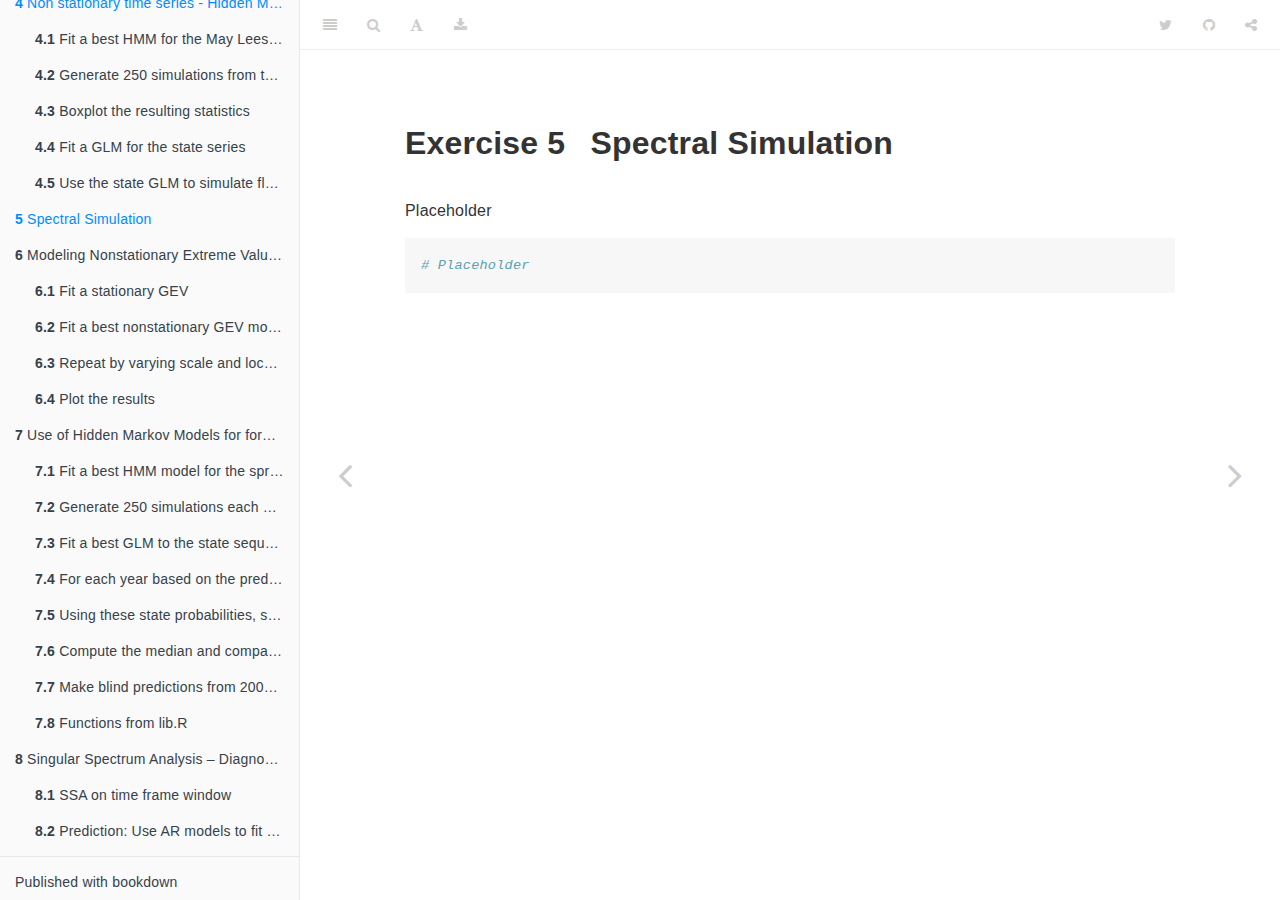
<file: docs/spectral-simulation.html>
<!DOCTYPE html>
<html >

<head>

  <meta charset="UTF-8">
  <meta http-equiv="X-UA-Compatible" content="IE=edge">
  <title>CVEN 6833 - Homework 3</title>
  <meta name="description" content="Code and output for Homework Set 3">
  <meta name="generator" content="bookdown 0.7 and GitBook 2.6.7">

  <meta property="og:title" content="CVEN 6833 - Homework 3" />
  <meta property="og:type" content="book" />
  
  
  <meta property="og:description" content="Code and output for Homework Set 3" />
  <meta name="github-repo" content="albegon1/CVEN6833-HW3" />

  <meta name="twitter:card" content="summary" />
  <meta name="twitter:title" content="CVEN 6833 - Homework 3" />
  
  <meta name="twitter:description" content="Code and output for Homework Set 3" />
  

<meta name="author" content="Alex Belenguer">



  <meta name="viewport" content="width=device-width, initial-scale=1">
  <meta name="apple-mobile-web-app-capable" content="yes">
  <meta name="apple-mobile-web-app-status-bar-style" content="black">
  
  
<link rel="prev" href="non-stationary-time-series-hidden-markov-model.html">
<link rel="next" href="modeling-nonstationary-extreme-value-time-series.html">
<script src="libs/jquery-2.2.3/jquery.min.js"></script>
<link href="libs/gitbook-2.6.7/css/style.css" rel="stylesheet" />
<link href="libs/gitbook-2.6.7/css/plugin-bookdown.css" rel="stylesheet" />
<link href="libs/gitbook-2.6.7/css/plugin-highlight.css" rel="stylesheet" />
<link href="libs/gitbook-2.6.7/css/plugin-search.css" rel="stylesheet" />
<link href="libs/gitbook-2.6.7/css/plugin-fontsettings.css" rel="stylesheet" />









<style type="text/css">
div.sourceCode { overflow-x: auto; }
table.sourceCode, tr.sourceCode, td.lineNumbers, td.sourceCode {
  margin: 0; padding: 0; vertical-align: baseline; border: none; }
table.sourceCode { width: 100%; line-height: 100%; }
td.lineNumbers { text-align: right; padding-right: 4px; padding-left: 4px; color: #aaaaaa; border-right: 1px solid #aaaaaa; }
td.sourceCode { padding-left: 5px; }
code > span.kw { color: #007020; font-weight: bold; } /* Keyword */
code > span.dt { color: #902000; } /* DataType */
code > span.dv { color: #40a070; } /* DecVal */
code > span.bn { color: #40a070; } /* BaseN */
code > span.fl { color: #40a070; } /* Float */
code > span.ch { color: #4070a0; } /* Char */
code > span.st { color: #4070a0; } /* String */
code > span.co { color: #60a0b0; font-style: italic; } /* Comment */
code > span.ot { color: #007020; } /* Other */
code > span.al { color: #ff0000; font-weight: bold; } /* Alert */
code > span.fu { color: #06287e; } /* Function */
code > span.er { color: #ff0000; font-weight: bold; } /* Error */
code > span.wa { color: #60a0b0; font-weight: bold; font-style: italic; } /* Warning */
code > span.cn { color: #880000; } /* Constant */
code > span.sc { color: #4070a0; } /* SpecialChar */
code > span.vs { color: #4070a0; } /* VerbatimString */
code > span.ss { color: #bb6688; } /* SpecialString */
code > span.im { } /* Import */
code > span.va { color: #19177c; } /* Variable */
code > span.cf { color: #007020; font-weight: bold; } /* ControlFlow */
code > span.op { color: #666666; } /* Operator */
code > span.bu { } /* BuiltIn */
code > span.ex { } /* Extension */
code > span.pp { color: #bc7a00; } /* Preprocessor */
code > span.at { color: #7d9029; } /* Attribute */
code > span.do { color: #ba2121; font-style: italic; } /* Documentation */
code > span.an { color: #60a0b0; font-weight: bold; font-style: italic; } /* Annotation */
code > span.cv { color: #60a0b0; font-weight: bold; font-style: italic; } /* CommentVar */
code > span.in { color: #60a0b0; font-weight: bold; font-style: italic; } /* Information */
</style>

<link rel="stylesheet" href="style.css" type="text/css" />
</head>

<body>



  <div class="book without-animation with-summary font-size-2 font-family-1" data-basepath=".">

    <div class="book-summary">
      <nav role="navigation">

<ul class="summary">
<li><a href="./">CVEN 6833 - HW#3</a></li>

<li class="divider"></li>
<li class="chapter" data-level="" data-path="index.html"><a href="index.html"><i class="fa fa-check"></i>Topics</a></li>
<li class="chapter" data-level="1" data-path="seasonal-ar1-model.html"><a href="seasonal-ar1-model.html"><i class="fa fa-check"></i><b>1</b> Seasonal AR(1) model</a><ul>
<li class="chapter" data-level="1.1" data-path="seasonal-ar1-model.html"><a href="seasonal-ar1-model.html#generate-250-simulations-each-of-same-length-as-the-historical-data."><i class="fa fa-check"></i><b>1.1</b> Generate 250 simulations each of same length as the historical data.</a></li>
<li class="chapter" data-level="1.2" data-path="seasonal-ar1-model.html"><a href="seasonal-ar1-model.html#plot-statistics-from-simulations"><i class="fa fa-check"></i><b>1.2</b> Plot statistics from simulations</a></li>
<li class="chapter" data-level="1.3" data-path="seasonal-ar1-model.html"><a href="seasonal-ar1-model.html#replace-the-simulation-of-the-errors-or-innovations-from-normal-to-gamma"><i class="fa fa-check"></i><b>1.3</b> Replace the simulation of the errors (or innovations) from Normal to Gamma</a></li>
</ul></li>
<li class="chapter" data-level="2" data-path="nonparametric-seasonal-lag-1-model.html"><a href="nonparametric-seasonal-lag-1-model.html"><i class="fa fa-check"></i><b>2</b> Nonparametric seasonal lag-1 model</a><ul>
<li class="chapter" data-level="2.1" data-path="nonparametric-seasonal-lag-1-model.html"><a href="nonparametric-seasonal-lag-1-model.html#generate-250-simulations-each-of-same-length-as-the-historical-data.-1"><i class="fa fa-check"></i><b>2.1</b> Generate 250 simulations each of same length as the historical data.</a></li>
<li class="chapter" data-level="2.2" data-path="nonparametric-seasonal-lag-1-model.html"><a href="nonparametric-seasonal-lag-1-model.html#plot-statistics-from-simulations-1"><i class="fa fa-check"></i><b>2.2</b> Plot statistics from simulations</a></li>
<li class="chapter" data-level="2.3" data-path="nonparametric-seasonal-lag-1-model.html"><a href="nonparametric-seasonal-lag-1-model.html#advantagesdisadvantages-with-a-nonparametric-approach."><i class="fa fa-check"></i><b>2.3</b> Advantages/disadvantages with a nonparametric approach.</a></li>
</ul></li>
<li class="chapter" data-level="3" data-path="multivariate-simulation-copulas.html"><a href="multivariate-simulation-copulas.html"><i class="fa fa-check"></i><b>3</b> Multivariate Simulation - Copulas</a><ul>
<li class="chapter" data-level="3.0.1" data-path="multivariate-simulation-copulas.html"><a href="multivariate-simulation-copulas.html#data-import-and-setup"><i class="fa fa-check"></i><b>3.0.1</b> Data import and setup</a></li>
<li class="chapter" data-level="3.1" data-path="multivariate-simulation-copulas.html"><a href="multivariate-simulation-copulas.html#fit-a-copula-to-the-joint-cdf-copula-by-pairs"><i class="fa fa-check"></i><b>3.1</b> Fit a Copula to the joint CDF (copula by pairs)</a></li>
<li class="chapter" data-level="3.2" data-path="multivariate-simulation-copulas.html"><a href="multivariate-simulation-copulas.html#simulate-from-the-copula-and-invert"><i class="fa fa-check"></i><b>3.2</b> Simulate from the Copula and invert</a></li>
<li class="chapter" data-level="3.3" data-path="multivariate-simulation-copulas.html"><a href="multivariate-simulation-copulas.html#boxplot-the-statistics-listed-in-problem-1-and-compare-with-the-results-from-the-previous-methods"><i class="fa fa-check"></i><b>3.3</b> Boxplot the statistics listed in problem 1 and compare with the results from the previous methods</a></li>
<li class="chapter" data-level="3.4" data-path="multivariate-simulation-copulas.html"><a href="multivariate-simulation-copulas.html#months-copula"><i class="fa fa-check"></i><b>3.4</b> 12 months copula</a></li>
</ul></li>
<li class="chapter" data-level="4" data-path="non-stationary-time-series-hidden-markov-model.html"><a href="non-stationary-time-series-hidden-markov-model.html"><i class="fa fa-check"></i><b>4</b> Non stationary time series - Hidden Markov Model</a><ul>
<li class="chapter" data-level="4.1" data-path="non-stationary-time-series-hidden-markov-model.html"><a href="non-stationary-time-series-hidden-markov-model.html#fit-a-best-hmm-for-the-may-lees-ferry-streamflow"><i class="fa fa-check"></i><b>4.1</b> Fit a best HMM for the May Lees Ferry streamflow</a></li>
<li class="chapter" data-level="4.2" data-path="non-stationary-time-series-hidden-markov-model.html"><a href="non-stationary-time-series-hidden-markov-model.html#generate-250-simulations-from-the-fitted-hmm"><i class="fa fa-check"></i><b>4.2</b> Generate 250 simulations from the fitted HMM</a></li>
<li class="chapter" data-level="4.3" data-path="non-stationary-time-series-hidden-markov-model.html"><a href="non-stationary-time-series-hidden-markov-model.html#boxplot-the-resulting-statistics"><i class="fa fa-check"></i><b>4.3</b> Boxplot the resulting statistics</a></li>
<li class="chapter" data-level="4.4" data-path="non-stationary-time-series-hidden-markov-model.html"><a href="non-stationary-time-series-hidden-markov-model.html#fit-a-glm-for-the-state-series"><i class="fa fa-check"></i><b>4.4</b> Fit a GLM for the state series</a></li>
<li class="chapter" data-level="4.5" data-path="non-stationary-time-series-hidden-markov-model.html"><a href="non-stationary-time-series-hidden-markov-model.html#use-the-state-glm-to-simulate-flows-from-the-component-distribution"><i class="fa fa-check"></i><b>4.5</b> Use the state GLM to simulate flows from the component distribution</a></li>
</ul></li>
<li class="chapter" data-level="5" data-path="spectral-simulation.html"><a href="spectral-simulation.html"><i class="fa fa-check"></i><b>5</b> Spectral Simulation</a></li>
<li class="chapter" data-level="6" data-path="modeling-nonstationary-extreme-value-time-series.html"><a href="modeling-nonstationary-extreme-value-time-series.html"><i class="fa fa-check"></i><b>6</b> Modeling Nonstationary Extreme Value Time series</a><ul>
<li class="chapter" data-level="6.1" data-path="modeling-nonstationary-extreme-value-time-series.html"><a href="modeling-nonstationary-extreme-value-time-series.html#fit-a-stationary-gev"><i class="fa fa-check"></i><b>6.1</b> Fit a stationary GEV</a></li>
<li class="chapter" data-level="6.2" data-path="modeling-nonstationary-extreme-value-time-series.html"><a href="modeling-nonstationary-extreme-value-time-series.html#fit-a-best-nonstationary-gev-model"><i class="fa fa-check"></i><b>6.2</b> Fit a best nonstationary GEV model</a></li>
<li class="chapter" data-level="6.3" data-path="modeling-nonstationary-extreme-value-time-series.html"><a href="modeling-nonstationary-extreme-value-time-series.html#repeat-by-varying-scale-and-location"><i class="fa fa-check"></i><b>6.3</b> Repeat by varying scale and location</a></li>
<li class="chapter" data-level="6.4" data-path="modeling-nonstationary-extreme-value-time-series.html"><a href="modeling-nonstationary-extreme-value-time-series.html#plot-the-results"><i class="fa fa-check"></i><b>6.4</b> Plot the results</a></li>
</ul></li>
<li class="chapter" data-level="7" data-path="use-of-hidden-markov-models-for-forecasting.html"><a href="use-of-hidden-markov-models-for-forecasting.html"><i class="fa fa-check"></i><b>7</b> Use of Hidden Markov Models for forecasting</a><ul>
<li class="chapter" data-level="7.1" data-path="use-of-hidden-markov-models-for-forecasting.html"><a href="use-of-hidden-markov-models-for-forecasting.html#fit-a-best-hmm-model-for-the-spring-season-flows"><i class="fa fa-check"></i><b>7.1</b> Fit a best HMM model for the spring season flows</a></li>
<li class="chapter" data-level="7.2" data-path="use-of-hidden-markov-models-for-forecasting.html"><a href="use-of-hidden-markov-models-for-forecasting.html#generate-250-simulations-each-of-same-length-as-the-historical-data"><i class="fa fa-check"></i><b>7.2</b> Generate 250 simulations each of same length as the historical data</a></li>
<li class="chapter" data-level="7.3" data-path="use-of-hidden-markov-models-for-forecasting.html"><a href="use-of-hidden-markov-models-for-forecasting.html#fit-a-best-glm-to-the-state-sequence"><i class="fa fa-check"></i><b>7.3</b> Fit a best GLM to the state sequence</a></li>
<li class="chapter" data-level="7.4" data-path="use-of-hidden-markov-models-for-forecasting.html"><a href="use-of-hidden-markov-models-for-forecasting.html#for-each-year-based-on-the-predictors-obtain-the-probabilities-of-the-states"><i class="fa fa-check"></i><b>7.4</b> For each year based on the predictors, obtain the probabilities of the states</a></li>
<li class="chapter" data-level="7.5" data-path="use-of-hidden-markov-models-for-forecasting.html"><a href="use-of-hidden-markov-models-for-forecasting.html#using-these-state-probabilities-simulate-flow-from-the-corresponding-state-pdfs"><i class="fa fa-check"></i><b>7.5</b> Using these state probabilities, simulate flow from the corresponding state PDFs</a></li>
<li class="chapter" data-level="7.6" data-path="use-of-hidden-markov-models-for-forecasting.html"><a href="use-of-hidden-markov-models-for-forecasting.html#compute-the-median-and-compare-with-the-observed-flow.-compute-rpss-at-the-terciles."><i class="fa fa-check"></i><b>7.6</b> Compute the median and compare with the observed flow. Compute RPSS at the terciles.</a></li>
<li class="chapter" data-level="7.7" data-path="use-of-hidden-markov-models-for-forecasting.html"><a href="use-of-hidden-markov-models-for-forecasting.html#make-blind-predictions-from-2001-and-on"><i class="fa fa-check"></i><b>7.7</b> Make blind predictions from 2001 and on</a><ul>
<li class="chapter" data-level="7.7.1" data-path="use-of-hidden-markov-models-for-forecasting.html"><a href="use-of-hidden-markov-models-for-forecasting.html#correlation-of-median-streamflows"><i class="fa fa-check"></i><b>7.7.1</b> Correlation of median streamflows</a></li>
<li class="chapter" data-level="7.7.2" data-path="use-of-hidden-markov-models-for-forecasting.html"><a href="use-of-hidden-markov-models-for-forecasting.html#rpss"><i class="fa fa-check"></i><b>7.7.2</b> RPSS</a></li>
</ul></li>
<li class="chapter" data-level="7.8" data-path="use-of-hidden-markov-models-for-forecasting.html"><a href="use-of-hidden-markov-models-for-forecasting.html#functions-from-lib.r"><i class="fa fa-check"></i><b>7.8</b> Functions from lib.R</a></li>
</ul></li>
<li class="chapter" data-level="8" data-path="singular-spectrum-analysis-diagnostics-forecasting.html"><a href="singular-spectrum-analysis-diagnostics-forecasting.html"><i class="fa fa-check"></i><b>8</b> Singular Spectrum Analysis – Diagnostics &amp; Forecasting</a><ul>
<li class="chapter" data-level="8.1" data-path="singular-spectrum-analysis-diagnostics-forecasting.html"><a href="singular-spectrum-analysis-diagnostics-forecasting.html#ssa-on-time-frame-window"><i class="fa fa-check"></i><b>8.1</b> SSA on time frame window</a></li>
<li class="chapter" data-level="8.2" data-path="singular-spectrum-analysis-diagnostics-forecasting.html"><a href="singular-spectrum-analysis-diagnostics-forecasting.html#prediction-use-ar-models-to-fit-rpc-and-predict-2001---2016-streamflows"><i class="fa fa-check"></i><b>8.2</b> Prediction: Use AR models to fit RPC and predict 2001 - 2016 streamflows</a><ul>
<li class="chapter" data-level="8.2.1" data-path="singular-spectrum-analysis-diagnostics-forecasting.html"><a href="singular-spectrum-analysis-diagnostics-forecasting.html#perform-ssa-until-2001"><i class="fa fa-check"></i><b>8.2.1</b> Perform SSA until 2001</a></li>
<li class="chapter" data-level="8.2.2" data-path="singular-spectrum-analysis-diagnostics-forecasting.html"><a href="singular-spectrum-analysis-diagnostics-forecasting.html#ar-model-for-dominant-modes"><i class="fa fa-check"></i><b>8.2.2</b> AR model for dominant modes</a></li>
</ul></li>
</ul></li>
<li class="divider"></li>
<li><a href="https://github.com/rstudio/bookdown" target="blank">Published with bookdown</a></li> 

</ul>

      </nav>
    </div>

    <div class="book-body">
      <div class="body-inner">
        <div class="book-header" role="navigation">
          <h1>
            <i class="fa fa-circle-o-notch fa-spin"></i><a href="./">CVEN 6833 - Homework 3</a>
          </h1>
        </div>

        <div class="page-wrapper" tabindex="-1" role="main">
          <div class="page-inner">

            <section class="normal" id="section-">
<div id="spectral-simulation" class="section level1">
<h1><span class="header-section-number">Exercise 5</span> Spectral Simulation</h1>
<p>Placeholder</p>
<div class="sourceCode"><pre class="sourceCode r"><code class="sourceCode r"><span class="co"># Placeholder</span></code></pre></div>

</div>
            </section>

          </div>
        </div>
      </div>
<a href="non-stationary-time-series-hidden-markov-model.html" class="navigation navigation-prev " aria-label="Previous page"><i class="fa fa-angle-left"></i></a>
<a href="modeling-nonstationary-extreme-value-time-series.html" class="navigation navigation-next " aria-label="Next page"><i class="fa fa-angle-right"></i></a>
    </div>
  </div>
<script src="libs/gitbook-2.6.7/js/app.min.js"></script>
<script src="libs/gitbook-2.6.7/js/lunr.js"></script>
<script src="libs/gitbook-2.6.7/js/plugin-search.js"></script>
<script src="libs/gitbook-2.6.7/js/plugin-sharing.js"></script>
<script src="libs/gitbook-2.6.7/js/plugin-fontsettings.js"></script>
<script src="libs/gitbook-2.6.7/js/plugin-bookdown.js"></script>
<script src="libs/gitbook-2.6.7/js/jquery.highlight.js"></script>
<script>
gitbook.require(["gitbook"], function(gitbook) {
gitbook.start({
"sharing": {
"github": true,
"facebook": false,
"twitter": true,
"google": false,
"linkedin": false,
"weibo": false,
"instapper": false,
"vk": false,
"all": ["facebook", "google", "twitter", "linkedin", "weibo", "instapaper"]
},
"fontsettings": {
"theme": "white",
"family": "sans",
"size": 2
},
"edit": {
"link": null,
"text": null
},
"download": ["CVEN 6833 - HW3.pdf", "CVEN 6833 - HW3.epub", "CVEN 6833 - HW3.mobi"],
"toc": {
"collapse": "subsection",
"scroll_highlight": true
}
});
});
</script>

</body>

</html>
</file>
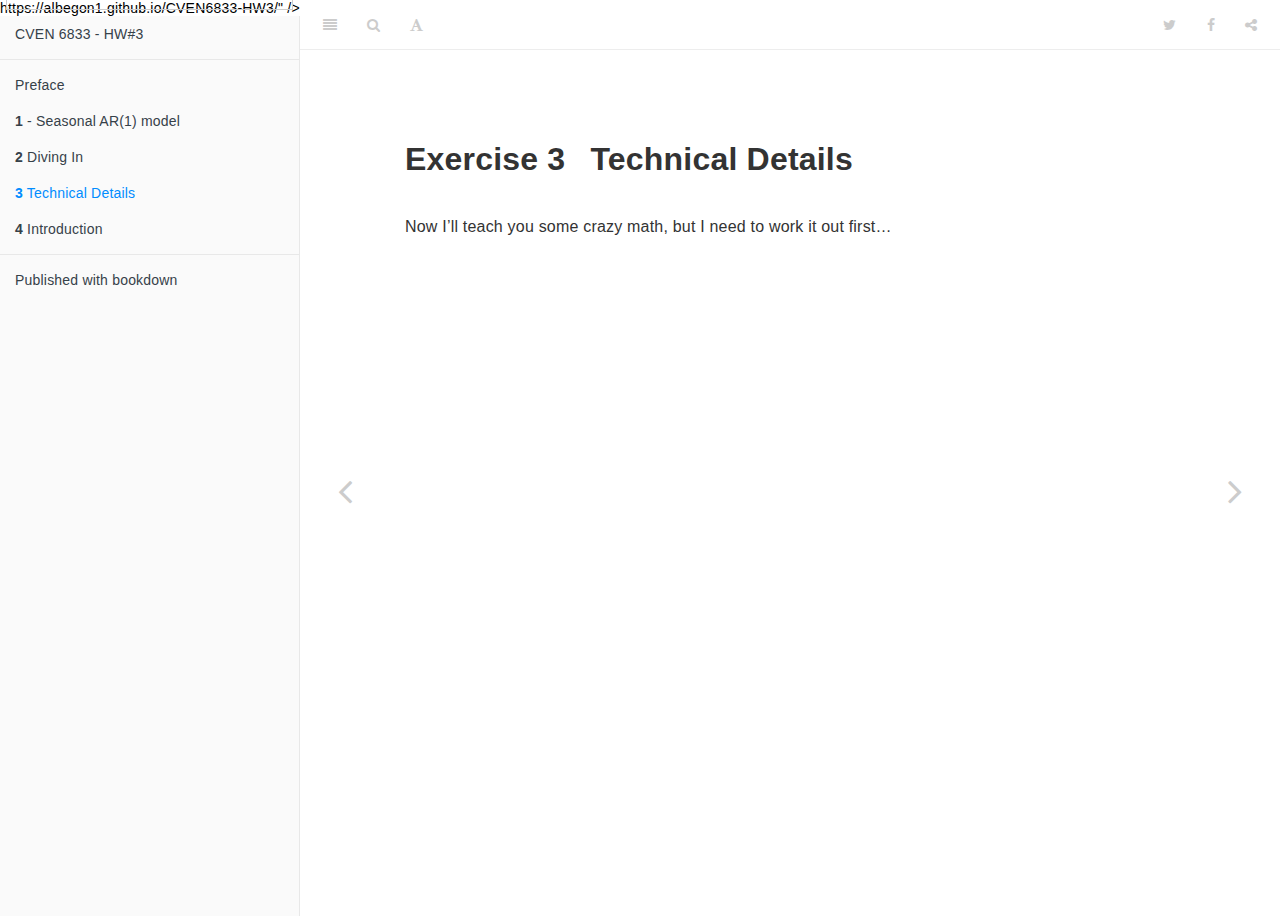
<file: docs/technical-details.html>
<!DOCTYPE html>
<html >

<head>

  <meta charset="UTF-8">
  <meta http-equiv="X-UA-Compatible" content="IE=edge">
  <title>CVEN 6833 - Homework 3</title>
  <meta name="description" content="Code and output for Homework Set 3">
  <meta name="generator" content="bookdown 0.7 and GitBook 2.6.7">

  <meta property="og:title" content="CVEN 6833 - Homework 3" />
  <meta property="og:type" content="book" />
  <meta property="og:url" content="<a href="https://albegon1.github.io/CVEN6833-HW3/" class="uri">https://albegon1.github.io/CVEN6833-HW3/</a>" />
  
  <meta property="og:description" content="Code and output for Homework Set 3" />
  <meta name="github-repo" content="albegon1/CVEN6833-HW3" />

  <meta name="twitter:card" content="summary" />
  <meta name="twitter:title" content="CVEN 6833 - Homework 3" />
  
  <meta name="twitter:description" content="Code and output for Homework Set 3" />
  

<meta name="author" content="Alex Belenguer">


<meta name="date" content="2018-12-01">

  <meta name="viewport" content="width=device-width, initial-scale=1">
  <meta name="apple-mobile-web-app-capable" content="yes">
  <meta name="apple-mobile-web-app-status-bar-style" content="black">
  
  
<link rel="prev" href="diving-in.html">
<link rel="next" href="introduction.html">
<script src="libs/jquery-2.2.3/jquery.min.js"></script>
<link href="libs/gitbook-2.6.7/css/style.css" rel="stylesheet" />
<link href="libs/gitbook-2.6.7/css/plugin-bookdown.css" rel="stylesheet" />
<link href="libs/gitbook-2.6.7/css/plugin-highlight.css" rel="stylesheet" />
<link href="libs/gitbook-2.6.7/css/plugin-search.css" rel="stylesheet" />
<link href="libs/gitbook-2.6.7/css/plugin-fontsettings.css" rel="stylesheet" />









<style type="text/css">
div.sourceCode { overflow-x: auto; }
table.sourceCode, tr.sourceCode, td.lineNumbers, td.sourceCode {
  margin: 0; padding: 0; vertical-align: baseline; border: none; }
table.sourceCode { width: 100%; line-height: 100%; }
td.lineNumbers { text-align: right; padding-right: 4px; padding-left: 4px; color: #aaaaaa; border-right: 1px solid #aaaaaa; }
td.sourceCode { padding-left: 5px; }
code > span.kw { color: #007020; font-weight: bold; } /* Keyword */
code > span.dt { color: #902000; } /* DataType */
code > span.dv { color: #40a070; } /* DecVal */
code > span.bn { color: #40a070; } /* BaseN */
code > span.fl { color: #40a070; } /* Float */
code > span.ch { color: #4070a0; } /* Char */
code > span.st { color: #4070a0; } /* String */
code > span.co { color: #60a0b0; font-style: italic; } /* Comment */
code > span.ot { color: #007020; } /* Other */
code > span.al { color: #ff0000; font-weight: bold; } /* Alert */
code > span.fu { color: #06287e; } /* Function */
code > span.er { color: #ff0000; font-weight: bold; } /* Error */
code > span.wa { color: #60a0b0; font-weight: bold; font-style: italic; } /* Warning */
code > span.cn { color: #880000; } /* Constant */
code > span.sc { color: #4070a0; } /* SpecialChar */
code > span.vs { color: #4070a0; } /* VerbatimString */
code > span.ss { color: #bb6688; } /* SpecialString */
code > span.im { } /* Import */
code > span.va { color: #19177c; } /* Variable */
code > span.cf { color: #007020; font-weight: bold; } /* ControlFlow */
code > span.op { color: #666666; } /* Operator */
code > span.bu { } /* BuiltIn */
code > span.ex { } /* Extension */
code > span.pp { color: #bc7a00; } /* Preprocessor */
code > span.at { color: #7d9029; } /* Attribute */
code > span.do { color: #ba2121; font-style: italic; } /* Documentation */
code > span.an { color: #60a0b0; font-weight: bold; font-style: italic; } /* Annotation */
code > span.cv { color: #60a0b0; font-weight: bold; font-style: italic; } /* CommentVar */
code > span.in { color: #60a0b0; font-weight: bold; font-style: italic; } /* Information */
</style>

<link rel="stylesheet" href="style.css" type="text/css" />
</head>

<body>



  <div class="book without-animation with-summary font-size-2 font-family-1" data-basepath=".">

    <div class="book-summary">
      <nav role="navigation">

<ul class="summary">
<li><a href="./">CVEN 6833 - HW#3</a></li>

<li class="divider"></li>
<li class="chapter" data-level="" data-path="index.html"><a href="index.html"><i class="fa fa-check"></i>Preface</a></li>
<li class="chapter" data-level="1" data-path="seasonal-ar1-model.html"><a href="seasonal-ar1-model.html"><i class="fa fa-check"></i><b>1</b> - Seasonal AR(1) model</a></li>
<li class="chapter" data-level="2" data-path="diving-in.html"><a href="diving-in.html"><i class="fa fa-check"></i><b>2</b> Diving In</a></li>
<li class="chapter" data-level="3" data-path="technical-details.html"><a href="technical-details.html"><i class="fa fa-check"></i><b>3</b> Technical Details</a></li>
<li class="chapter" data-level="4" data-path="introduction.html"><a href="introduction.html"><i class="fa fa-check"></i><b>4</b> Introduction</a></li>
<li class="divider"></li>
<li><a href="https://github.com/rstudio/bookdown" target="blank">Published with bookdown</a></li>

</ul>

      </nav>
    </div>

    <div class="book-body">
      <div class="body-inner">
        <div class="book-header" role="navigation">
          <h1>
            <i class="fa fa-circle-o-notch fa-spin"></i><a href="./">CVEN 6833 - Homework 3</a>
          </h1>
        </div>

        <div class="page-wrapper" tabindex="-1" role="main">
          <div class="page-inner">

            <section class="normal" id="section-">
<div id="technical-details" class="section level1">
<h1><span class="header-section-number">Exercise 3</span> Technical Details</h1>
<p>Now I’ll teach you some crazy math, but I need to work it out first…</p>

</div>
            </section>

          </div>
        </div>
      </div>
<a href="diving-in.html" class="navigation navigation-prev " aria-label="Previous page"><i class="fa fa-angle-left"></i></a>
<a href="introduction.html" class="navigation navigation-next " aria-label="Next page"><i class="fa fa-angle-right"></i></a>
    </div>
  </div>
<script src="libs/gitbook-2.6.7/js/app.min.js"></script>
<script src="libs/gitbook-2.6.7/js/lunr.js"></script>
<script src="libs/gitbook-2.6.7/js/plugin-search.js"></script>
<script src="libs/gitbook-2.6.7/js/plugin-sharing.js"></script>
<script src="libs/gitbook-2.6.7/js/plugin-fontsettings.js"></script>
<script src="libs/gitbook-2.6.7/js/plugin-bookdown.js"></script>
<script src="libs/gitbook-2.6.7/js/jquery.highlight.js"></script>
<script>
gitbook.require(["gitbook"], function(gitbook) {
gitbook.start({
"sharing": {
"github": false,
"facebook": true,
"twitter": true,
"google": false,
"linkedin": false,
"weibo": false,
"instapper": false,
"vk": false,
"all": ["facebook", "google", "twitter", "linkedin", "weibo", "instapaper"]
},
"fontsettings": {
"theme": "white",
"family": "sans",
"size": 2
},
"edit": {
"link": null,
"text": null
},
"download": null,
"toc": {
"collapse": "subsection"
}
});
});
</script>

</body>

</html>
</file>
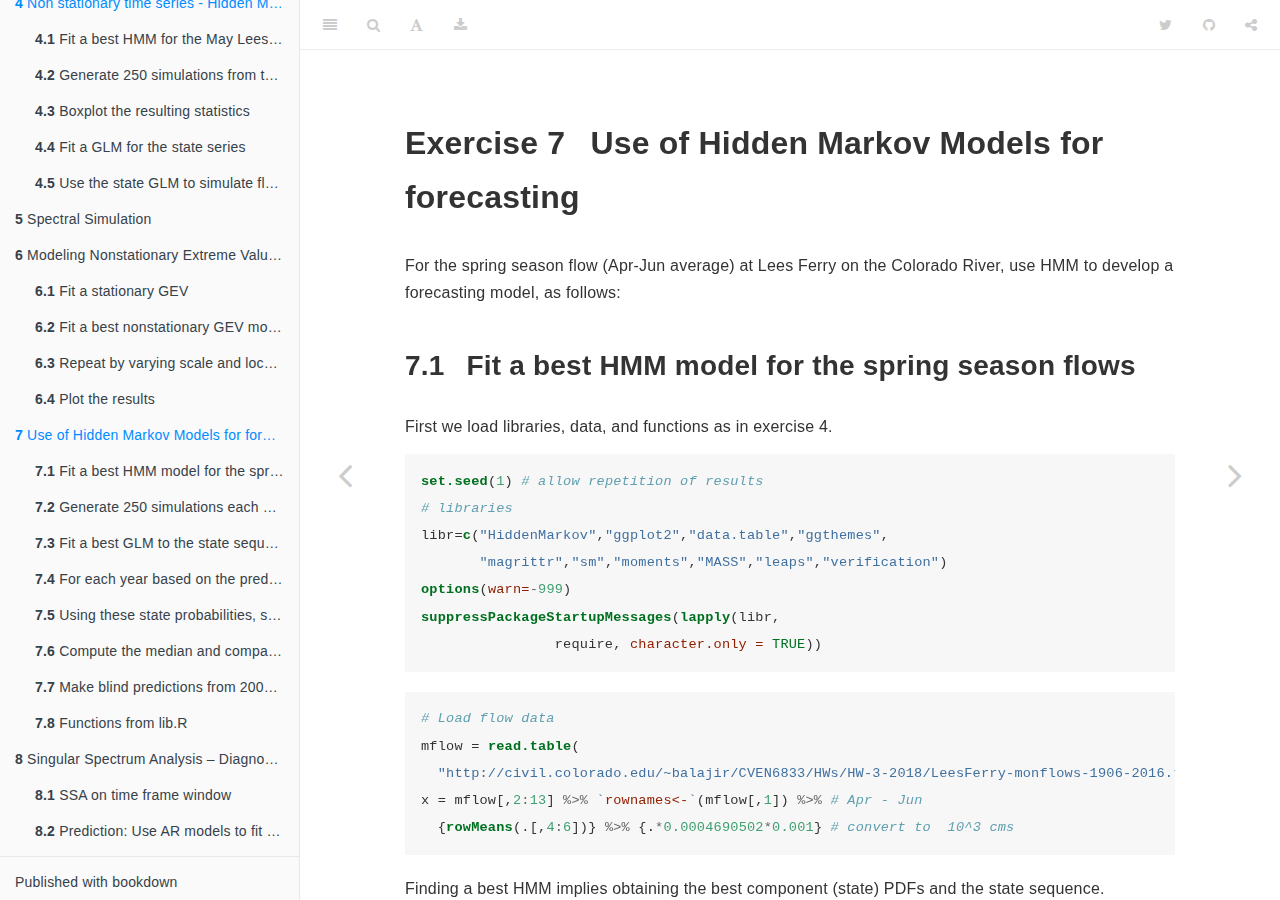
<file: docs/use-of-hidden-markov-models-for-forecasting.html>
<!DOCTYPE html>
<html >

<head>

  <meta charset="UTF-8">
  <meta http-equiv="X-UA-Compatible" content="IE=edge">
  <title>CVEN 6833 - Homework 3</title>
  <meta name="description" content="Code and output for Homework Set 3">
  <meta name="generator" content="bookdown 0.7 and GitBook 2.6.7">

  <meta property="og:title" content="CVEN 6833 - Homework 3" />
  <meta property="og:type" content="book" />
  
  
  <meta property="og:description" content="Code and output for Homework Set 3" />
  <meta name="github-repo" content="albegon1/CVEN6833-HW3" />

  <meta name="twitter:card" content="summary" />
  <meta name="twitter:title" content="CVEN 6833 - Homework 3" />
  
  <meta name="twitter:description" content="Code and output for Homework Set 3" />
  

<meta name="author" content="Alex Belenguer">



  <meta name="viewport" content="width=device-width, initial-scale=1">
  <meta name="apple-mobile-web-app-capable" content="yes">
  <meta name="apple-mobile-web-app-status-bar-style" content="black">
  
  
<link rel="prev" href="modeling-nonstationary-extreme-value-time-series.html">
<link rel="next" href="singular-spectrum-analysis-diagnostics-forecasting.html">
<script src="libs/jquery-2.2.3/jquery.min.js"></script>
<link href="libs/gitbook-2.6.7/css/style.css" rel="stylesheet" />
<link href="libs/gitbook-2.6.7/css/plugin-bookdown.css" rel="stylesheet" />
<link href="libs/gitbook-2.6.7/css/plugin-highlight.css" rel="stylesheet" />
<link href="libs/gitbook-2.6.7/css/plugin-search.css" rel="stylesheet" />
<link href="libs/gitbook-2.6.7/css/plugin-fontsettings.css" rel="stylesheet" />









<style type="text/css">
div.sourceCode { overflow-x: auto; }
table.sourceCode, tr.sourceCode, td.lineNumbers, td.sourceCode {
  margin: 0; padding: 0; vertical-align: baseline; border: none; }
table.sourceCode { width: 100%; line-height: 100%; }
td.lineNumbers { text-align: right; padding-right: 4px; padding-left: 4px; color: #aaaaaa; border-right: 1px solid #aaaaaa; }
td.sourceCode { padding-left: 5px; }
code > span.kw { color: #007020; font-weight: bold; } /* Keyword */
code > span.dt { color: #902000; } /* DataType */
code > span.dv { color: #40a070; } /* DecVal */
code > span.bn { color: #40a070; } /* BaseN */
code > span.fl { color: #40a070; } /* Float */
code > span.ch { color: #4070a0; } /* Char */
code > span.st { color: #4070a0; } /* String */
code > span.co { color: #60a0b0; font-style: italic; } /* Comment */
code > span.ot { color: #007020; } /* Other */
code > span.al { color: #ff0000; font-weight: bold; } /* Alert */
code > span.fu { color: #06287e; } /* Function */
code > span.er { color: #ff0000; font-weight: bold; } /* Error */
code > span.wa { color: #60a0b0; font-weight: bold; font-style: italic; } /* Warning */
code > span.cn { color: #880000; } /* Constant */
code > span.sc { color: #4070a0; } /* SpecialChar */
code > span.vs { color: #4070a0; } /* VerbatimString */
code > span.ss { color: #bb6688; } /* SpecialString */
code > span.im { } /* Import */
code > span.va { color: #19177c; } /* Variable */
code > span.cf { color: #007020; font-weight: bold; } /* ControlFlow */
code > span.op { color: #666666; } /* Operator */
code > span.bu { } /* BuiltIn */
code > span.ex { } /* Extension */
code > span.pp { color: #bc7a00; } /* Preprocessor */
code > span.at { color: #7d9029; } /* Attribute */
code > span.do { color: #ba2121; font-style: italic; } /* Documentation */
code > span.an { color: #60a0b0; font-weight: bold; font-style: italic; } /* Annotation */
code > span.cv { color: #60a0b0; font-weight: bold; font-style: italic; } /* CommentVar */
code > span.in { color: #60a0b0; font-weight: bold; font-style: italic; } /* Information */
</style>

<link rel="stylesheet" href="style.css" type="text/css" />
</head>

<body>



  <div class="book without-animation with-summary font-size-2 font-family-1" data-basepath=".">

    <div class="book-summary">
      <nav role="navigation">

<ul class="summary">
<li><a href="./">CVEN 6833 - HW#3</a></li>

<li class="divider"></li>
<li class="chapter" data-level="" data-path="index.html"><a href="index.html"><i class="fa fa-check"></i>Topics</a></li>
<li class="chapter" data-level="1" data-path="seasonal-ar1-model.html"><a href="seasonal-ar1-model.html"><i class="fa fa-check"></i><b>1</b> Seasonal AR(1) model</a><ul>
<li class="chapter" data-level="1.1" data-path="seasonal-ar1-model.html"><a href="seasonal-ar1-model.html#generate-250-simulations-each-of-same-length-as-the-historical-data."><i class="fa fa-check"></i><b>1.1</b> Generate 250 simulations each of same length as the historical data.</a></li>
<li class="chapter" data-level="1.2" data-path="seasonal-ar1-model.html"><a href="seasonal-ar1-model.html#plot-statistics-from-simulations"><i class="fa fa-check"></i><b>1.2</b> Plot statistics from simulations</a></li>
<li class="chapter" data-level="1.3" data-path="seasonal-ar1-model.html"><a href="seasonal-ar1-model.html#replace-the-simulation-of-the-errors-or-innovations-from-normal-to-gamma"><i class="fa fa-check"></i><b>1.3</b> Replace the simulation of the errors (or innovations) from Normal to Gamma</a></li>
</ul></li>
<li class="chapter" data-level="2" data-path="nonparametric-seasonal-lag-1-model.html"><a href="nonparametric-seasonal-lag-1-model.html"><i class="fa fa-check"></i><b>2</b> Nonparametric seasonal lag-1 model</a><ul>
<li class="chapter" data-level="2.1" data-path="nonparametric-seasonal-lag-1-model.html"><a href="nonparametric-seasonal-lag-1-model.html#generate-250-simulations-each-of-same-length-as-the-historical-data.-1"><i class="fa fa-check"></i><b>2.1</b> Generate 250 simulations each of same length as the historical data.</a></li>
<li class="chapter" data-level="2.2" data-path="nonparametric-seasonal-lag-1-model.html"><a href="nonparametric-seasonal-lag-1-model.html#plot-statistics-from-simulations-1"><i class="fa fa-check"></i><b>2.2</b> Plot statistics from simulations</a></li>
<li class="chapter" data-level="2.3" data-path="nonparametric-seasonal-lag-1-model.html"><a href="nonparametric-seasonal-lag-1-model.html#advantagesdisadvantages-with-a-nonparametric-approach."><i class="fa fa-check"></i><b>2.3</b> Advantages/disadvantages with a nonparametric approach.</a></li>
</ul></li>
<li class="chapter" data-level="3" data-path="multivariate-simulation-copulas.html"><a href="multivariate-simulation-copulas.html"><i class="fa fa-check"></i><b>3</b> Multivariate Simulation - Copulas</a><ul>
<li class="chapter" data-level="3.0.1" data-path="multivariate-simulation-copulas.html"><a href="multivariate-simulation-copulas.html#data-import-and-setup"><i class="fa fa-check"></i><b>3.0.1</b> Data import and setup</a></li>
<li class="chapter" data-level="3.1" data-path="multivariate-simulation-copulas.html"><a href="multivariate-simulation-copulas.html#fit-a-copula-to-the-joint-cdf-copula-by-pairs"><i class="fa fa-check"></i><b>3.1</b> Fit a Copula to the joint CDF (copula by pairs)</a></li>
<li class="chapter" data-level="3.2" data-path="multivariate-simulation-copulas.html"><a href="multivariate-simulation-copulas.html#simulate-from-the-copula-and-invert"><i class="fa fa-check"></i><b>3.2</b> Simulate from the Copula and invert</a></li>
<li class="chapter" data-level="3.3" data-path="multivariate-simulation-copulas.html"><a href="multivariate-simulation-copulas.html#boxplot-the-statistics-listed-in-problem-1-and-compare-with-the-results-from-the-previous-methods"><i class="fa fa-check"></i><b>3.3</b> Boxplot the statistics listed in problem 1 and compare with the results from the previous methods</a></li>
<li class="chapter" data-level="3.4" data-path="multivariate-simulation-copulas.html"><a href="multivariate-simulation-copulas.html#months-copula"><i class="fa fa-check"></i><b>3.4</b> 12 months copula</a></li>
</ul></li>
<li class="chapter" data-level="4" data-path="non-stationary-time-series-hidden-markov-model.html"><a href="non-stationary-time-series-hidden-markov-model.html"><i class="fa fa-check"></i><b>4</b> Non stationary time series - Hidden Markov Model</a><ul>
<li class="chapter" data-level="4.1" data-path="non-stationary-time-series-hidden-markov-model.html"><a href="non-stationary-time-series-hidden-markov-model.html#fit-a-best-hmm-for-the-may-lees-ferry-streamflow"><i class="fa fa-check"></i><b>4.1</b> Fit a best HMM for the May Lees Ferry streamflow</a></li>
<li class="chapter" data-level="4.2" data-path="non-stationary-time-series-hidden-markov-model.html"><a href="non-stationary-time-series-hidden-markov-model.html#generate-250-simulations-from-the-fitted-hmm"><i class="fa fa-check"></i><b>4.2</b> Generate 250 simulations from the fitted HMM</a></li>
<li class="chapter" data-level="4.3" data-path="non-stationary-time-series-hidden-markov-model.html"><a href="non-stationary-time-series-hidden-markov-model.html#boxplot-the-resulting-statistics"><i class="fa fa-check"></i><b>4.3</b> Boxplot the resulting statistics</a></li>
<li class="chapter" data-level="4.4" data-path="non-stationary-time-series-hidden-markov-model.html"><a href="non-stationary-time-series-hidden-markov-model.html#fit-a-glm-for-the-state-series"><i class="fa fa-check"></i><b>4.4</b> Fit a GLM for the state series</a></li>
<li class="chapter" data-level="4.5" data-path="non-stationary-time-series-hidden-markov-model.html"><a href="non-stationary-time-series-hidden-markov-model.html#use-the-state-glm-to-simulate-flows-from-the-component-distribution"><i class="fa fa-check"></i><b>4.5</b> Use the state GLM to simulate flows from the component distribution</a></li>
</ul></li>
<li class="chapter" data-level="5" data-path="spectral-simulation.html"><a href="spectral-simulation.html"><i class="fa fa-check"></i><b>5</b> Spectral Simulation</a></li>
<li class="chapter" data-level="6" data-path="modeling-nonstationary-extreme-value-time-series.html"><a href="modeling-nonstationary-extreme-value-time-series.html"><i class="fa fa-check"></i><b>6</b> Modeling Nonstationary Extreme Value Time series</a><ul>
<li class="chapter" data-level="6.1" data-path="modeling-nonstationary-extreme-value-time-series.html"><a href="modeling-nonstationary-extreme-value-time-series.html#fit-a-stationary-gev"><i class="fa fa-check"></i><b>6.1</b> Fit a stationary GEV</a></li>
<li class="chapter" data-level="6.2" data-path="modeling-nonstationary-extreme-value-time-series.html"><a href="modeling-nonstationary-extreme-value-time-series.html#fit-a-best-nonstationary-gev-model"><i class="fa fa-check"></i><b>6.2</b> Fit a best nonstationary GEV model</a></li>
<li class="chapter" data-level="6.3" data-path="modeling-nonstationary-extreme-value-time-series.html"><a href="modeling-nonstationary-extreme-value-time-series.html#repeat-by-varying-scale-and-location"><i class="fa fa-check"></i><b>6.3</b> Repeat by varying scale and location</a></li>
<li class="chapter" data-level="6.4" data-path="modeling-nonstationary-extreme-value-time-series.html"><a href="modeling-nonstationary-extreme-value-time-series.html#plot-the-results"><i class="fa fa-check"></i><b>6.4</b> Plot the results</a></li>
</ul></li>
<li class="chapter" data-level="7" data-path="use-of-hidden-markov-models-for-forecasting.html"><a href="use-of-hidden-markov-models-for-forecasting.html"><i class="fa fa-check"></i><b>7</b> Use of Hidden Markov Models for forecasting</a><ul>
<li class="chapter" data-level="7.1" data-path="use-of-hidden-markov-models-for-forecasting.html"><a href="use-of-hidden-markov-models-for-forecasting.html#fit-a-best-hmm-model-for-the-spring-season-flows"><i class="fa fa-check"></i><b>7.1</b> Fit a best HMM model for the spring season flows</a></li>
<li class="chapter" data-level="7.2" data-path="use-of-hidden-markov-models-for-forecasting.html"><a href="use-of-hidden-markov-models-for-forecasting.html#generate-250-simulations-each-of-same-length-as-the-historical-data"><i class="fa fa-check"></i><b>7.2</b> Generate 250 simulations each of same length as the historical data</a></li>
<li class="chapter" data-level="7.3" data-path="use-of-hidden-markov-models-for-forecasting.html"><a href="use-of-hidden-markov-models-for-forecasting.html#fit-a-best-glm-to-the-state-sequence"><i class="fa fa-check"></i><b>7.3</b> Fit a best GLM to the state sequence</a></li>
<li class="chapter" data-level="7.4" data-path="use-of-hidden-markov-models-for-forecasting.html"><a href="use-of-hidden-markov-models-for-forecasting.html#for-each-year-based-on-the-predictors-obtain-the-probabilities-of-the-states"><i class="fa fa-check"></i><b>7.4</b> For each year based on the predictors, obtain the probabilities of the states</a></li>
<li class="chapter" data-level="7.5" data-path="use-of-hidden-markov-models-for-forecasting.html"><a href="use-of-hidden-markov-models-for-forecasting.html#using-these-state-probabilities-simulate-flow-from-the-corresponding-state-pdfs"><i class="fa fa-check"></i><b>7.5</b> Using these state probabilities, simulate flow from the corresponding state PDFs</a></li>
<li class="chapter" data-level="7.6" data-path="use-of-hidden-markov-models-for-forecasting.html"><a href="use-of-hidden-markov-models-for-forecasting.html#compute-the-median-and-compare-with-the-observed-flow.-compute-rpss-at-the-terciles."><i class="fa fa-check"></i><b>7.6</b> Compute the median and compare with the observed flow. Compute RPSS at the terciles.</a></li>
<li class="chapter" data-level="7.7" data-path="use-of-hidden-markov-models-for-forecasting.html"><a href="use-of-hidden-markov-models-for-forecasting.html#make-blind-predictions-from-2001-and-on"><i class="fa fa-check"></i><b>7.7</b> Make blind predictions from 2001 and on</a><ul>
<li class="chapter" data-level="7.7.1" data-path="use-of-hidden-markov-models-for-forecasting.html"><a href="use-of-hidden-markov-models-for-forecasting.html#correlation-of-median-streamflows"><i class="fa fa-check"></i><b>7.7.1</b> Correlation of median streamflows</a></li>
<li class="chapter" data-level="7.7.2" data-path="use-of-hidden-markov-models-for-forecasting.html"><a href="use-of-hidden-markov-models-for-forecasting.html#rpss"><i class="fa fa-check"></i><b>7.7.2</b> RPSS</a></li>
</ul></li>
<li class="chapter" data-level="7.8" data-path="use-of-hidden-markov-models-for-forecasting.html"><a href="use-of-hidden-markov-models-for-forecasting.html#functions-from-lib.r"><i class="fa fa-check"></i><b>7.8</b> Functions from lib.R</a></li>
</ul></li>
<li class="chapter" data-level="8" data-path="singular-spectrum-analysis-diagnostics-forecasting.html"><a href="singular-spectrum-analysis-diagnostics-forecasting.html"><i class="fa fa-check"></i><b>8</b> Singular Spectrum Analysis – Diagnostics &amp; Forecasting</a><ul>
<li class="chapter" data-level="8.1" data-path="singular-spectrum-analysis-diagnostics-forecasting.html"><a href="singular-spectrum-analysis-diagnostics-forecasting.html#ssa-on-time-frame-window"><i class="fa fa-check"></i><b>8.1</b> SSA on time frame window</a></li>
<li class="chapter" data-level="8.2" data-path="singular-spectrum-analysis-diagnostics-forecasting.html"><a href="singular-spectrum-analysis-diagnostics-forecasting.html#prediction-use-ar-models-to-fit-rpc-and-predict-2001---2016-streamflows"><i class="fa fa-check"></i><b>8.2</b> Prediction: Use AR models to fit RPC and predict 2001 - 2016 streamflows</a><ul>
<li class="chapter" data-level="8.2.1" data-path="singular-spectrum-analysis-diagnostics-forecasting.html"><a href="singular-spectrum-analysis-diagnostics-forecasting.html#perform-ssa-until-2001"><i class="fa fa-check"></i><b>8.2.1</b> Perform SSA until 2001</a></li>
<li class="chapter" data-level="8.2.2" data-path="singular-spectrum-analysis-diagnostics-forecasting.html"><a href="singular-spectrum-analysis-diagnostics-forecasting.html#ar-model-for-dominant-modes"><i class="fa fa-check"></i><b>8.2.2</b> AR model for dominant modes</a></li>
</ul></li>
</ul></li>
<li class="divider"></li>
<li><a href="https://github.com/rstudio/bookdown" target="blank">Published with bookdown</a></li> 

</ul>

      </nav>
    </div>

    <div class="book-body">
      <div class="body-inner">
        <div class="book-header" role="navigation">
          <h1>
            <i class="fa fa-circle-o-notch fa-spin"></i><a href="./">CVEN 6833 - Homework 3</a>
          </h1>
        </div>

        <div class="page-wrapper" tabindex="-1" role="main">
          <div class="page-inner">

            <section class="normal" id="section-">
<div id="use-of-hidden-markov-models-for-forecasting" class="section level1">
<h1><span class="header-section-number">Exercise 7</span> Use of Hidden Markov Models for forecasting</h1>
<p>For the spring season flow (Apr-Jun average) at Lees Ferry on the Colorado River, use HMM to develop a forecasting model, as follows:</p>
<div id="fit-a-best-hmm-model-for-the-spring-season-flows" class="section level2">
<h2><span class="header-section-number">7.1</span> Fit a best HMM model for the spring season flows</h2>
<p>First we load libraries, data, and functions as in exercise 4.</p>
<div class="sourceCode"><pre class="sourceCode r"><code class="sourceCode r"><span class="kw">set.seed</span>(<span class="dv">1</span>) <span class="co"># allow repetition of results</span>
<span class="co"># libraries</span>
libr=<span class="kw">c</span>(<span class="st">&quot;HiddenMarkov&quot;</span>,<span class="st">&quot;ggplot2&quot;</span>,<span class="st">&quot;data.table&quot;</span>,<span class="st">&quot;ggthemes&quot;</span>,
       <span class="st">&quot;magrittr&quot;</span>,<span class="st">&quot;sm&quot;</span>,<span class="st">&quot;moments&quot;</span>,<span class="st">&quot;MASS&quot;</span>,<span class="st">&quot;leaps&quot;</span>,<span class="st">&quot;verification&quot;</span>)
<span class="kw">options</span>(<span class="dt">warn=</span><span class="op">-</span><span class="dv">999</span>)
<span class="kw">suppressPackageStartupMessages</span>(<span class="kw">lapply</span>(libr, 
                require, <span class="dt">character.only =</span> <span class="ot">TRUE</span>))</code></pre></div>
<div class="sourceCode"><pre class="sourceCode r"><code class="sourceCode r"><span class="co"># Load flow data</span>
mflow =<span class="st"> </span><span class="kw">read.table</span>(
  <span class="st">&quot;http://civil.colorado.edu/~balajir/CVEN6833/HWs/HW-3-2018/LeesFerry-monflows-1906-2016.txt&quot;</span>)
x =<span class="st"> </span>mflow[,<span class="dv">2</span><span class="op">:</span><span class="dv">13</span>] <span class="op">%&gt;%</span><span class="st"> `</span><span class="dt">rownames&lt;-</span><span class="st">`</span>(mflow[,<span class="dv">1</span>]) <span class="op">%&gt;%</span><span class="st"> </span><span class="co"># Apr - Jun</span>
<span class="st">  </span>{<span class="kw">rowMeans</span>(.[,<span class="dv">4</span><span class="op">:</span><span class="dv">6</span>])} <span class="op">%&gt;%</span><span class="st"> </span>{.<span class="op">*</span><span class="fl">0.0004690502</span><span class="op">*</span><span class="fl">0.001</span>} <span class="co"># convert to  10^3 cms</span></code></pre></div>
<p>Finding a best HMM implies obtaining the best component (state) PDFs and the state sequence.</p>
<div class="sourceCode"><pre class="sourceCode r"><code class="sourceCode r">## Fit HMM models of orders 1 through 6. Obtain the AIC  for each
## Best order is the one with the least value of AIC.
family &lt;-<span class="st"> &quot;gamma&quot;</span>  <span class="co"># underlying distribution for hmm</span>
discrete &lt;-<span class="st"> </span><span class="ot">FALSE</span>
aic1=<span class="kw">c</span>()

<span class="cf">for</span>(imodel <span class="cf">in</span> <span class="dv">1</span><span class="op">:</span><span class="dv">6</span>){
  m &lt;-<span class="st"> </span>imodel      <span class="co">#model order to fit</span>
  stationary &lt;-<span class="st"> </span>F   <span class="co"># use a stationary distribution of mixtures</span>
      <span class="co"># different initial condition types when family == &quot;norm&quot;</span>
  ic &lt;-<span class="st"> &quot;same.sd&quot;</span><span class="co">#c(&quot;same.sd&quot;,&quot;same.both&quot;,&quot;both.diff&quot;)</span>
  fd.name &lt;-<span class="st"> </span><span class="kw">ifelse</span>(family <span class="op">==</span><span class="st"> &quot;norm&quot;</span>, <span class="st">&quot;normal&quot;</span>, family)
  Pi &lt;-<span class="st"> </span><span class="kw">Pi_init</span>(m)     <span class="co"># T.P.M.</span>
  delta &lt;-<span class="st"> </span><span class="kw">delta_init</span>(m)
  pars &lt;-<span class="st"> </span><span class="kw">get.named.parlist</span>(x, m, fd.name, <span class="dt">lower=</span>.<span class="dv">0</span>, ic)<span class="co">#,start=list(shape1=2,shape2=2))</span>
  <span class="co"># set up the model</span>
  hmm &lt;-<span class="st"> </span><span class="kw">dthmm</span>(x, <span class="dt">Pi=</span>Pi, <span class="dt">delta=</span>delta, family, pars, <span class="dt">nonstat=</span><span class="op">!</span>stationary, <span class="dt">discrete =</span> discrete)
  <span class="kw">sink</span>(<span class="st">&quot;p.7.hmm.fit&quot;</span>)
  <span class="cf">if</span>(imodel <span class="op">&lt;</span><span class="st"> </span><span class="dv">2</span>){
   hmm &lt;-<span class="st"> </span><span class="kw">BaumWelch</span>(hmm, <span class="kw">bwcontrol</span>(<span class="dt">maxiter =</span> <span class="dv">1000</span>,
          <span class="dt">posdiff=</span><span class="ot">TRUE</span>,<span class="dt">converge =</span> <span class="kw">expression</span>(diff <span class="op">&gt;</span><span class="st"> </span>tol)))
   } <span class="cf">else</span> {
   hmm &lt;-<span class="st"> </span><span class="kw">BaumWelch</span>(hmm, <span class="kw">bwcontrol</span>(<span class="dt">maxiter =</span> <span class="dv">1000</span>, <span class="dt">tol =</span> <span class="fl">1e-08</span>))
   }
  <span class="kw">sink</span>()
  <span class="co"># get the hidden states from the fitted model </span>
  <span class="co"># Global decoding. To get the probability of being in a state: hmm$u</span>
  decoding &lt;-<span class="st"> </span><span class="kw">Viterbi</span>(hmm)
  <span class="co"># get AIC</span>
  aic &lt;-<span class="st"> </span><span class="kw">AIC</span>(hmm)
  aic1=<span class="kw">c</span>(aic1,aic)
}
<span class="kw">print</span>(aic1)</code></pre></div>
<pre><code>## [1] 133.1062 132.7230 139.4608 147.7127 158.6281 159.5437</code></pre>
<p>We select the HMM with the lowest AIC. In this case, this happens to be of order 2.</p>
<p>We rerun the HMM for best order (m=2) and generate the state sequence (decoding) resulting from it.</p>
<div class="sourceCode"><pre class="sourceCode r"><code class="sourceCode r">## Get the best order
bestorder =<span class="st"> </span><span class="kw">order</span>(aic1)[<span class="dv">1</span>]
## Fit the model for this best order
m &lt;-<span class="st"> </span>bestorder      <span class="co">#model order to fit</span>
stationary &lt;-<span class="st"> </span>F   <span class="co"># use a stationary distribution of mixtures</span>
    <span class="co"># different initial condition types when family == &quot;norm&quot;</span>
ic &lt;-<span class="st"> &quot;same.sd&quot;</span><span class="co">#c(&quot;same.sd&quot;,&quot;same.both&quot;,&quot;both.diff&quot;)</span>
fd.name &lt;-<span class="st"> </span><span class="kw">ifelse</span>(family <span class="op">==</span><span class="st"> &quot;norm&quot;</span>, <span class="st">&quot;normal&quot;</span>, family)
Pi &lt;-<span class="st"> </span><span class="kw">Pi_init</span>(m)   <span class="co"># T.P.M.</span>
delta &lt;-<span class="st"> </span><span class="kw">delta_init</span>(m)
pars &lt;-<span class="st"> </span><span class="kw">get.named.parlist</span>(x, m, fd.name, <span class="dt">lower=</span>.<span class="dv">0</span>, ic)<span class="co">#,start=list(shape1=2,shape2=2))</span>
  <span class="co"># set up the model</span>
hmm &lt;-<span class="st"> </span><span class="kw">dthmm</span>(x, <span class="dt">Pi=</span>Pi, <span class="dt">delta=</span>delta, family, pars, <span class="dt">nonstat=</span><span class="op">!</span>stationary, <span class="dt">discrete =</span> discrete)
<span class="kw">sink</span>(<span class="st">&quot;p.7.best.hmm&quot;</span>)
hmm &lt;-<span class="st"> </span><span class="kw">BaumWelch</span>(hmm, <span class="kw">bwcontrol</span>(<span class="dt">maxiter =</span> <span class="dv">1000</span>, <span class="dt">tol =</span> <span class="fl">1e-08</span>)) 
<span class="kw">sink</span>() <span class="co"># end hidding output</span>
decoding &lt;-<span class="st"> </span><span class="kw">Viterbi</span>(hmm)</code></pre></div>
<p>The model summary is also attached together with the state probabilities and state sequence plots.</p>
<div class="sourceCode"><pre class="sourceCode r"><code class="sourceCode r"><span class="kw">print</span>(<span class="kw">summary</span>(hmm))</code></pre></div>
<pre><code>## $delta
## [1] 1.0000e+00 3.5938e-72
## 
## $Pi
##           [,1]      [,2]
## [1,] 0.7377182 0.2622818
## [2,] 0.3051391 0.6948609
## 
## $nonstat
## [1] TRUE
## 
## $distn
## [1] &quot;gamma&quot;
## 
## $pm
## $pm$rate
## [1] 12.729694  7.226309
## 
## $pm$shape
## [1] 19.253742  7.583725
## 
## 
## $discrete
## [1] FALSE
## 
## $n
## [1] 111</code></pre>
<div class="sourceCode"><pre class="sourceCode r"><code class="sourceCode r"><span class="kw">cat</span>(<span class="st">&#39;Model order:&#39;</span>,m,<span class="st">&#39;</span><span class="ch">\n</span><span class="st">&#39;</span>)</code></pre></div>
<pre><code>## Model order: 2</code></pre>
<div class="sourceCode"><pre class="sourceCode r"><code class="sourceCode r">p &lt;-<span class="st"> </span><span class="kw">ggplot_stationary_hmm</span>(hmm,.<span class="dv">5</span>)
<span class="kw">print</span>(p)</code></pre></div>
<p><img src="CVEN_6833_-_HW3_files/figure-html/unnamed-chunk-64-1.png" width="672" /></p>
<div class="sourceCode"><pre class="sourceCode r"><code class="sourceCode r">state.<span class="dv">1</span>=<span class="kw">ifelse</span>(decoding<span class="op">==</span><span class="dv">2</span>,<span class="kw">mean</span>(x)<span class="op">-</span><span class="fl">0.25</span>,<span class="ot">NA</span>)
state.<span class="dv">2</span>=<span class="kw">ifelse</span>(decoding<span class="op">==</span><span class="dv">1</span>,<span class="kw">mean</span>(x)<span class="op">+</span><span class="fl">0.25</span>,<span class="ot">NA</span>)
<span class="kw">plot</span>(x,<span class="dt">type=</span><span class="st">&quot;l&quot;</span>,<span class="dt">ylab=</span><span class="st">&quot;&quot;</span>,
     <span class="dt">main=</span><span class="st">&quot;Modified Spring flows and states (supperposed)&quot;</span>)
<span class="kw">points</span>(state.<span class="dv">2</span>,<span class="dt">col=</span><span class="st">&#39;blue&#39;</span>)
<span class="kw">points</span>(state.<span class="dv">1</span>,<span class="dt">col=</span><span class="st">&#39;red&#39;</span>)
<span class="kw">legend</span>(<span class="st">&quot;topright&quot;</span>,<span class="dt">legend=</span><span class="kw">c</span>(<span class="st">&quot;state 1&quot;</span>,<span class="st">&quot;state 2&quot;</span>),<span class="dt">col=</span><span class="kw">c</span>(<span class="st">&quot;red&quot;</span>,<span class="st">&quot;blue&quot;</span>),<span class="dt">pch=</span><span class="dv">1</span>)</code></pre></div>
<p><img src="CVEN_6833_-_HW3_files/figure-html/unnamed-chunk-64-2.png" width="672" /></p>
</div>
<div id="generate-250-simulations-each-of-same-length-as-the-historical-data" class="section level2">
<h2><span class="header-section-number">7.2</span> Generate 250 simulations each of same length as the historical data</h2>
<p>This involves generating the state sequence from the transition probability matrix and resampling flows from the corresponding component distribution.</p>
<div class="sourceCode"><pre class="sourceCode r"><code class="sourceCode r"><span class="co"># simulate from the transition probability</span>
N =<span class="st"> </span><span class="kw">length</span>(x)
nsim =<span class="st"> </span><span class="dv">250</span>
nprob =<span class="st"> </span><span class="kw">length</span>(decoding[decoding <span class="op">==</span><span class="st"> </span><span class="dv">1</span>])<span class="op">/</span>N
delta1=<span class="kw">c</span>(nprob,<span class="dv">1</span><span class="op">-</span>nprob)   <span class="co">#stationary probability</span>
zsim =<span class="st"> </span><span class="kw">mchain</span>(<span class="ot">NULL</span>,hmm<span class="op">$</span>Pi,<span class="dt">delta=</span>delta1)
spring.sim =<span class="st"> </span><span class="kw">matrix</span>(<span class="dv">0</span>,<span class="dt">nrow=</span>nsim,<span class="dt">ncol=</span>N)

<span class="co"># Points where May PDF is evaluated </span>
xeval=<span class="kw">seq</span>(<span class="kw">min</span>(x)<span class="op">-</span><span class="fl">0.25</span><span class="op">*</span><span class="kw">sd</span>(x),
          <span class="kw">max</span>(x)<span class="op">+</span><span class="fl">0.25</span><span class="op">*</span><span class="kw">sd</span>(x),<span class="dt">length=</span><span class="dv">100</span>)
sim.pdf=<span class="kw">matrix</span>(<span class="dv">0</span>,<span class="dt">nrow=</span>nsim,<span class="dt">ncol=</span><span class="dv">100</span>) <span class="co"># Array to store May simulated PDF</span>

spring.stat=<span class="kw">matrix</span>(<span class="ot">NA</span>,<span class="dt">ncol =</span> <span class="dv">6</span>,<span class="dt">nrow =</span> nsim) <span class="co"># year statistics</span>
<span class="kw">colnames</span>(spring.stat) =<span class="st"> </span><span class="kw">c</span>(<span class="st">&quot;mean&quot;</span>,<span class="st">&quot;stdev&quot;</span>,<span class="st">&quot;min&quot;</span>,<span class="st">&quot;max&quot;</span>,<span class="st">&quot;skew&quot;</span>,<span class="st">&quot;cor&quot;</span>)

<span class="cf">for</span>(isim <span class="cf">in</span> <span class="dv">1</span><span class="op">:</span>nsim){
  zsim =<span class="st"> </span><span class="kw">simulate</span>(zsim,<span class="dt">nsim=</span>N)
  ## now simulate the flows from the corresponding PDF
  flowsim =<span class="st"> </span><span class="kw">c</span>()
  <span class="cf">for</span>(i <span class="cf">in</span> <span class="dv">1</span><span class="op">:</span>N){
    <span class="cf">if</span>(zsim<span class="op">$</span>mc[i] <span class="op">==</span><span class="st"> </span><span class="dv">1</span>)xx=<span class="kw">rgamma</span>(<span class="dv">1</span>,<span class="dt">shape=</span>hmm<span class="op">$</span>pm<span class="op">$</span>shape[<span class="dv">1</span>],
                                 <span class="dt">scale=</span><span class="dv">1</span><span class="op">/</span>hmm<span class="op">$</span>pm<span class="op">$</span>rate[<span class="dv">1</span>])
    <span class="cf">if</span>(zsim<span class="op">$</span>mc[i] <span class="op">==</span><span class="st"> </span><span class="dv">2</span>)xx=<span class="kw">rgamma</span>(<span class="dv">1</span>,<span class="dt">shape=</span>hmm<span class="op">$</span>pm<span class="op">$</span>shape[<span class="dv">2</span>],
                                 <span class="dt">scale=</span><span class="dv">1</span><span class="op">/</span>hmm<span class="op">$</span>pm<span class="op">$</span>rate[<span class="dv">2</span>])
    flowsim=<span class="kw">c</span>(flowsim,xx)
  }
  spring.sim[isim,]=flowsim
  sim.pdf[isim,]=<span class="kw">sm.density</span>(flowsim,<span class="dt">eval.points=</span>xeval,
                            <span class="dt">display=</span><span class="st">&quot;none&quot;</span>)<span class="op">$</span>estimate
  <span class="co"># fill statistics</span>
  spring.stat[isim,<span class="st">&quot;mean&quot;</span>]=<span class="kw">mean</span>(flowsim)
  spring.stat[isim,<span class="st">&quot;max&quot;</span>]=<span class="kw">max</span>(flowsim)
  spring.stat[isim,<span class="st">&quot;min&quot;</span>]=<span class="kw">min</span>(flowsim)
  spring.stat[isim,<span class="st">&quot;stdev&quot;</span>]=<span class="kw">sd</span>(flowsim)
  spring.stat[isim,<span class="st">&quot;skew&quot;</span>]=<span class="kw">skewness</span>(flowsim)
  spring.stat[isim,<span class="st">&quot;cor&quot;</span>]=<span class="kw">cor</span>(flowsim[<span class="op">-</span>N],flowsim[<span class="dv">2</span><span class="op">:</span>N])
}</code></pre></div>
<p>The statistics from the 250 simulations and the simulated PDF are plotted with the original data.</p>
<div class="sourceCode"><pre class="sourceCode r"><code class="sourceCode r"><span class="co"># Compute statistics from the historical data.</span>
obs=<span class="dv">1</span><span class="op">:</span><span class="dv">6</span>
obs[<span class="dv">1</span>]=<span class="kw">mean</span>(x)
obs[<span class="dv">2</span>]=<span class="kw">sd</span>(x)
obs[<span class="dv">3</span>]=<span class="kw">min</span>(x)
obs[<span class="dv">4</span>]=<span class="kw">max</span>(x)
obs[<span class="dv">5</span>]=<span class="kw">skewness</span>(x)
obs[<span class="dv">6</span>]=<span class="kw">cor</span>(x[<span class="op">-</span>N],x[<span class="dv">2</span><span class="op">:</span>N])
<span class="co"># bind the stats of the historic data at the top..</span>
spring.stat=<span class="kw">rbind</span>(obs,spring.stat)</code></pre></div>
<div class="sourceCode"><pre class="sourceCode r"><code class="sourceCode r"><span class="co"># function to plot boxplots with the structure: hist. in first row</span>
plot.bp =<span class="st"> </span><span class="cf">function</span>(matrix,name){
  xmeans=<span class="kw">as.matrix</span>(matrix)
  n=<span class="kw">length</span>(xmeans[,<span class="dv">1</span>])
  xmeans1=<span class="kw">as.matrix</span>(xmeans[<span class="dv">2</span><span class="op">:</span>n,]) <span class="co">#the first row is the original data</span>
  xs=<span class="dv">1</span><span class="op">:</span><span class="dv">12</span>
  zz=<span class="kw">boxplot</span>(<span class="kw">split</span>(xmeans1,<span class="kw">col</span>(xmeans1)), <span class="dt">plot=</span>F, <span class="dt">cex=</span><span class="fl">1.0</span>)
  zz<span class="op">$</span>names=<span class="kw">rep</span>(<span class="st">&quot;&quot;</span>,<span class="kw">length</span>(zz<span class="op">$</span>names))
  z1=<span class="kw">bxp</span>(zz,<span class="dt">ylim=</span><span class="kw">range</span>(xmeans),<span class="dt">xlab=</span><span class="st">&quot;&quot;</span>,<span class="dt">ylab=</span><span class="st">&quot;&quot;</span>,<span class="dt">cex=</span><span class="fl">1.00</span>)
  <span class="kw">points</span>(z1,xmeans[<span class="dv">1</span>,],<span class="dt">pch=</span><span class="dv">16</span>, <span class="dt">col=</span><span class="st">&quot;red&quot;</span>)
  <span class="kw">lines</span>(z1,xmeans[<span class="dv">1</span>,],<span class="dt">pch=</span><span class="dv">16</span>, <span class="dt">col=</span><span class="st">&quot;gray&quot;</span>)
  <span class="kw">title</span>(<span class="dt">main=</span>name)
}</code></pre></div>
<div class="sourceCode"><pre class="sourceCode r"><code class="sourceCode r"><span class="kw">par</span>(<span class="dt">mfrow=</span><span class="kw">c</span>(<span class="dv">2</span>,<span class="dv">3</span>))
<span class="kw">plot.bp</span>(spring.stat[,<span class="st">&quot;mean&quot;</span>],<span class="st">&quot;Mean&quot;</span>)
<span class="kw">plot.bp</span>(spring.stat[,<span class="st">&quot;stdev&quot;</span>],<span class="st">&quot;Standard Deviation&quot;</span>)
<span class="kw">plot.bp</span>(spring.stat[,<span class="st">&quot;min&quot;</span>],<span class="st">&quot;Min&quot;</span>)
<span class="kw">plot.bp</span>(spring.stat[,<span class="st">&quot;max&quot;</span>],<span class="st">&quot;Max&quot;</span>)
<span class="kw">plot.bp</span>(spring.stat[,<span class="st">&quot;skew&quot;</span>],<span class="st">&quot;Skews&quot;</span>)
<span class="kw">plot.bp</span>(spring.stat[,<span class="st">&quot;cor&quot;</span>],<span class="st">&quot;Lag-1 correlation&quot;</span>)</code></pre></div>
<p><img src="CVEN_6833_-_HW3_files/figure-html/unnamed-chunk-68-1.png" width="672" /></p>
<div class="sourceCode"><pre class="sourceCode r"><code class="sourceCode r">xdensityorig =<span class="st"> </span>x <span class="op">%&gt;%</span><span class="st"> </span><span class="kw">sm.density</span>(.,<span class="dt">eval.points=</span>xeval,<span class="dt">display=</span><span class="st">&quot;none&quot;</span>) <span class="op">%&gt;%</span>
<span class="st">  </span>.<span class="op">$</span>estimate

plot.pdf =<span class="st"> </span><span class="cf">function</span>(eval,histPDF,simPDF){
  xeval =<span class="st"> </span>eval
  <span class="kw">plot</span>(xeval,histPDF,<span class="dt">pch=</span><span class="st">&quot;.&quot;</span>,<span class="dt">col=</span><span class="st">&quot;red&quot;</span>,<span class="dt">ylim=</span><span class="kw">range</span>(simPDF,histPDF),
       <span class="dt">xlab=</span><span class="st">&quot;&quot;</span>,<span class="dt">ylab =</span> <span class="st">&quot;&quot;</span>)
  <span class="cf">for</span>(i <span class="cf">in</span> <span class="dv">1</span><span class="op">:</span>nsim)<span class="kw">lines</span>(xeval,simPDF[i,],<span class="dt">col=</span><span class="st">&#39;lightgrey&#39;</span>,<span class="dt">lty=</span><span class="dv">3</span>)
  <span class="kw">lines</span>(xeval,histPDF,<span class="dt">lwd=</span><span class="dv">3</span>,<span class="dt">col=</span><span class="st">&quot;red&quot;</span>)
  <span class="kw">title</span>(<span class="dt">main=</span><span class="st">&quot;Historical vs. simulated PDF&quot;</span>)
}</code></pre></div>
<div class="sourceCode"><pre class="sourceCode r"><code class="sourceCode r"><span class="kw">plot.pdf</span>(xeval,xdensityorig,sim.pdf)</code></pre></div>
<p><img src="CVEN_6833_-_HW3_files/figure-html/unnamed-chunk-70-1.png" width="672" /></p>
</div>
<div id="fit-a-best-glm-to-the-state-sequence" class="section level2">
<h2><span class="header-section-number">7.3</span> Fit a best GLM to the state sequence</h2>
<p>Use the predictor as a function of preceeding winter season climate indices and the state from the previous year.</p>
<div class="sourceCode"><pre class="sourceCode r"><code class="sourceCode r">enso=<span class="kw">read.table</span>(<span class="st">&quot;C:/Users/alexb/Google Drive/CVEN 6833 ADAT/zz Homeworks/HW3/enso.txt&quot;</span>)
amo=<span class="kw">read.table</span>(<span class="st">&quot;C:/Users/alexb/Google Drive/CVEN 6833 ADAT/zz Homeworks/HW3/amo.txt&quot;</span>)
pdo=<span class="kw">read.table</span>(<span class="st">&quot;C:/Users/alexb/Google Drive/CVEN 6833 ADAT/zz Homeworks/HW3/pdo.txt&quot;</span>)

X =<span class="st"> </span><span class="kw">data.frame</span>(decoding[<span class="op">-</span>N]<span class="op">-</span><span class="dv">1</span>,enso[<span class="op">-</span>N,],amo[<span class="op">-</span>N,],pdo[<span class="op">-</span>N,])
<span class="kw">colnames</span>(X) =<span class="st"> </span><span class="kw">c</span>(<span class="st">&quot;ts1&quot;</span>,<span class="st">&quot;enso&quot;</span>,<span class="st">&quot;amo&quot;</span>,<span class="st">&quot;pdo&quot;</span>)
Y =<span class="st"> </span>decoding[<span class="op">-</span><span class="dv">1</span>]<span class="op">-</span><span class="dv">1</span>

links =<span class="st"> </span><span class="kw">c</span>(<span class="st">&quot;logit&quot;</span>, <span class="st">&quot;probit&quot;</span>, <span class="st">&quot;cauchit&quot;</span>,<span class="st">&quot;log&quot;</span>,<span class="st">&quot;cloglog&quot;</span>) <span class="co"># potential links</span>

comb=<span class="kw">leaps</span>(X,Y, <span class="dt">nbest=</span><span class="dv">40</span>,<span class="dt">method=</span><span class="st">&quot;adjr2&quot;</span>)<span class="op">$</span>which <span class="co"># all combinations of cov.</span>
aic &lt;-<span class="st"> </span><span class="kw">matrix</span>(<span class="fl">1e6</span>,<span class="dt">ncol=</span><span class="kw">length</span>(links),<span class="dt">nrow =</span> <span class="kw">length</span>(comb[,<span class="dv">1</span>]))
<span class="kw">colnames</span>(aic) =<span class="st"> </span>links[<span class="dv">1</span><span class="op">:</span><span class="kw">length</span>(links)]

<span class="cf">for</span>(k <span class="cf">in</span> <span class="dv">1</span><span class="op">:</span><span class="kw">length</span>(comb[,<span class="dv">1</span>])){ <span class="co"># try every link f. with every comb.</span>
  xx =<span class="st"> </span>X[,comb[k,]] <span class="op">%&gt;%</span><span class="st"> </span><span class="kw">as.data.frame</span>(.)
  <span class="cf">for</span>(i <span class="cf">in</span> <span class="dv">1</span><span class="op">:</span><span class="kw">length</span>(links)){
    zz=<span class="kw">try</span>(<span class="kw">glm</span>(Y <span class="op">~</span><span class="st"> </span>., <span class="dt">data=</span>xx, <span class="dt">family =</span> <span class="kw">binomial</span>(<span class="dt">link=</span>links[i]), <span class="dt">maxit=</span><span class="dv">500</span>),<span class="dt">silent=</span><span class="ot">TRUE</span>)
    <span class="cf">if</span>(<span class="kw">class</span>(zz)[<span class="dv">1</span>]<span class="op">!=</span><span class="st">&quot;try-error&quot;</span>)aic[k,i]=zz<span class="op">$</span>aic[<span class="dv">1</span>]
  }
}
<span class="kw">head</span>(aic)</code></pre></div>
<pre><code>##          logit    probit   cauchit          log   cloglog
## [1,]  97.74487  97.74487  97.74487 9.774487e+01  97.74487
## [2,] 126.88566 126.47855 128.77622 1.000000e+06 128.60526
## [3,] 148.52354 148.52630 148.52114 1.485643e+02 148.53909
## [4,] 148.87507 148.86830 148.91355 1.489096e+02 148.89203
## [5,]  92.64201  92.79124  91.54990 1.000000e+06  93.72228
## [6,]  99.22276  99.27680  98.72933 1.000000e+06  98.71944</code></pre>
<div class="sourceCode"><pre class="sourceCode r"><code class="sourceCode r">index =<span class="st"> </span><span class="kw">which</span>(aic <span class="op">==</span><span class="st"> </span><span class="kw">min</span>(aic), <span class="dt">arr.ind =</span> <span class="ot">TRUE</span>) <span class="co"># select min. AIC</span>
<span class="kw">print</span>(
<span class="kw">sprintf</span>(<span class="kw">paste</span>(<span class="st">&quot;Choosing the GLM which minimizes AIC for binomial&quot;</span>,
              <span class="st">&quot;family: %s link function and %s covariates&quot;</span>),
        links[index[,<span class="st">&quot;col&quot;</span>]],
        <span class="kw">paste</span>(<span class="kw">colnames</span>(X)[comb[index[,<span class="st">&quot;row&quot;</span>],]],<span class="dt">collapse =</span> <span class="st">&#39;, &#39;</span>)))</code></pre></div>
<pre><code>## [1] &quot;Choosing the GLM which minimizes AIC for binomial family: cauchit link function and ts1, amo covariates&quot;</code></pre>
<div class="sourceCode"><pre class="sourceCode r"><code class="sourceCode r">state.glm =<span class="st"> </span><span class="kw">glm</span>(Y <span class="op">~</span><span class="st"> </span>., <span class="dt">data=</span>X[,comb[index[,<span class="st">&quot;row&quot;</span>],]], 
                <span class="dt">family =</span> <span class="kw">binomial</span>(<span class="dt">link=</span>links[index[,<span class="st">&quot;col&quot;</span>]]))
<span class="kw">summary</span>(state.glm) <span class="co"># Model selected</span></code></pre></div>
<pre><code>## 
## Call:
## glm(formula = Y ~ ., family = binomial(link = links[index[, &quot;col&quot;]]), 
##     data = X[, comb[index[, &quot;row&quot;], ]])
## 
## Deviance Residuals: 
##     Min       1Q   Median       3Q      Max  
## -2.2583  -0.4897  -0.3741   0.5019   2.2797  
## 
## Coefficients:
##             Estimate Std. Error z value Pr(&gt;|z|)   
## (Intercept)  -2.8665     0.9469  -3.027  0.00247 **
## ts1           3.9808     1.2182   3.268  0.00108 **
## amo           6.1710     2.5808   2.391  0.01680 * 
## ---
## Signif. codes:  0 &#39;***&#39; 0.001 &#39;**&#39; 0.01 &#39;*&#39; 0.05 &#39;.&#39; 0.1 &#39; &#39; 1
## 
## (Dispersion parameter for binomial family taken to be 1)
## 
##     Null deviance: 145.29  on 109  degrees of freedom
## Residual deviance:  85.55  on 107  degrees of freedom
## AIC: 91.55
## 
## Number of Fisher Scoring iterations: 6</code></pre>
<p>To evaluate if the difference of the variance of the model is significantly better we will perform an ANOVA (via Likelihood Ratio Test) of the best model vs. the most complex model (4 covariates) with the lowest AIC.</p>
<div class="sourceCode"><pre class="sourceCode r"><code class="sourceCode r">glm.complex =<span class="st"> </span><span class="kw">glm</span>(Y <span class="op">~</span><span class="st"> </span>., <span class="dt">data=</span>X, <span class="dt">family =</span> <span class="kw">binomial</span>(<span class="dt">link=</span><span class="st">&quot;cauchit&quot;</span>), <span class="dt">maxit=</span><span class="dv">500</span>)
<span class="kw">anova</span>(glm.complex,state.glm, <span class="dt">test =</span> <span class="st">&quot;LRT&quot;</span>)</code></pre></div>
<pre><code>## Analysis of Deviance Table
## 
## Model 1: Y ~ ts1 + enso + amo + pdo
## Model 2: Y ~ ts1 + amo
##   Resid. Df Resid. Dev Df Deviance Pr(&gt;Chi)
## 1       105     84.252                     
## 2       107     85.550 -2  -1.2984   0.5225</code></pre>
<p>The variance is not significantly better and we accept H0 hypothesis. We retain the most complex model.</p>
<div class="sourceCode"><pre class="sourceCode r"><code class="sourceCode r">state.glm=glm.complex</code></pre></div>
</div>
<div id="for-each-year-based-on-the-predictors-obtain-the-probabilities-of-the-states" class="section level2">
<h2><span class="header-section-number">7.4</span> For each year based on the predictors, obtain the probabilities of the states</h2>
<p>We have used a binomial glm where state 1 = 0 and state 2 = 1. Therefore, the fitted values (ranging from 0 to 1) represent the probability of of being on state 2.</p>
<div class="sourceCode"><pre class="sourceCode r"><code class="sourceCode r"><span class="kw">plot</span>(state.glm<span class="op">$</span>fitted.values)</code></pre></div>
<p><img src="CVEN_6833_-_HW3_files/figure-html/unnamed-chunk-74-1.png" width="672" /></p>
</div>
<div id="using-these-state-probabilities-simulate-flow-from-the-corresponding-state-pdfs" class="section level2">
<h2><span class="header-section-number">7.5</span> Using these state probabilities, simulate flow from the corresponding state PDFs</h2>
<div class="sourceCode"><pre class="sourceCode r"><code class="sourceCode r">state.p =<span class="st"> </span><span class="dv">1</span><span class="op">:</span>N <span class="co"># init. state probabilities</span>
state.p[<span class="dv">1</span>] =<span class="st"> </span><span class="kw">sum</span>(<span class="kw">round</span>(state.glm<span class="op">$</span>fitted.values))<span class="op">/</span><span class="kw">length</span>(state.glm<span class="op">$</span>fitted.values) <span class="co"># 1906</span>
state.p[<span class="dv">2</span><span class="op">:</span>N] =<span class="st"> </span>state.glm<span class="op">$</span>fitted.values <span class="co"># 1907 - 2016</span>
state.sim =<span class="st"> </span><span class="dv">1</span><span class="op">:</span>N <span class="co"># init. simulated state</span>

flow.sim.glm =<span class="st"> </span><span class="kw">matrix</span>(<span class="dv">0</span>,<span class="dt">nrow=</span>nsim,<span class="dt">ncol=</span>N)
sim.pdf.glm =<span class="st"> </span><span class="kw">matrix</span>(<span class="dv">0</span>,<span class="dt">nrow=</span>nsim,<span class="dt">ncol=</span><span class="dv">100</span>) <span class="co"># Array to store May simulated PDF</span>

spring.stat.glm=<span class="kw">matrix</span>(<span class="ot">NA</span>,<span class="dt">ncol =</span> <span class="dv">6</span>,<span class="dt">nrow =</span> nsim) <span class="co"># statistics</span>
<span class="kw">colnames</span>(spring.stat.glm) =<span class="st"> </span><span class="kw">c</span>(<span class="st">&quot;mean&quot;</span>,<span class="st">&quot;stdev&quot;</span>,<span class="st">&quot;min&quot;</span>,<span class="st">&quot;max&quot;</span>,<span class="st">&quot;skew&quot;</span>,<span class="st">&quot;cor&quot;</span>)

<span class="co"># simulation</span>
<span class="cf">for</span>(isim <span class="cf">in</span> <span class="dv">1</span><span class="op">:</span>nsim){
  <span class="cf">for</span>(j <span class="cf">in</span> <span class="dv">1</span><span class="op">:</span>N){
    state.sim[j]=<span class="kw">ifelse</span>(<span class="kw">runif</span>(<span class="dv">1</span>)<span class="op">&lt;</span>state.p[j],<span class="dv">2</span>,<span class="dv">1</span>)
    <span class="cf">if</span>(state.sim[j]<span class="op">==</span><span class="dv">1</span>){
      flow.sim.glm[isim,j]=<span class="kw">rgamma</span>(<span class="dv">1</span>,<span class="dt">shape =</span> hmm<span class="op">$</span>pm<span class="op">$</span>shape[<span class="dv">1</span>],hmm<span class="op">$</span>pm<span class="op">$</span>rate[<span class="dv">1</span>])
    }<span class="cf">else</span>{
      flow.sim.glm[isim,j]=<span class="kw">rgamma</span>(<span class="dv">1</span>,<span class="dt">shape =</span> hmm<span class="op">$</span>pm<span class="op">$</span>shape[<span class="dv">2</span>],hmm<span class="op">$</span>pm<span class="op">$</span>rate[<span class="dv">2</span>])
    }
  }
  sim.pdf.glm[isim,]=<span class="kw">sm.density</span>(flow.sim.glm[isim,],
                                <span class="dt">eval.points=</span>xeval,<span class="dt">display=</span><span class="st">&quot;none&quot;</span>)<span class="op">$</span>estimate
  <span class="co"># fill statistics</span>
  
  spring.stat.glm[isim,<span class="st">&quot;mean&quot;</span>]=<span class="kw">mean</span>(flow.sim.glm[isim,])
  spring.stat.glm[isim,<span class="st">&quot;max&quot;</span>]=<span class="kw">max</span>(flow.sim.glm[isim,])
  spring.stat.glm[isim,<span class="st">&quot;min&quot;</span>]=<span class="kw">min</span>(flow.sim.glm[isim,])
  spring.stat.glm[isim,<span class="st">&quot;stdev&quot;</span>]=<span class="kw">sd</span>(flow.sim.glm[isim,])
  spring.stat.glm[isim,<span class="st">&quot;skew&quot;</span>]=<span class="kw">skewness</span>(flow.sim.glm[isim,])
  spring.stat.glm[isim,<span class="st">&quot;cor&quot;</span>]=<span class="kw">cor</span>(flow.sim.glm[isim,<span class="op">-</span>N],flow.sim.glm[isim,<span class="dv">2</span><span class="op">:</span>N])
}</code></pre></div>
<div class="sourceCode"><pre class="sourceCode r"><code class="sourceCode r"><span class="co"># bind the stats of the historic data at the top..</span>
spring.stat.glm=<span class="kw">rbind</span>(obs,spring.stat.glm)
<span class="kw">par</span>(<span class="dt">mfrow=</span><span class="kw">c</span>(<span class="dv">2</span>,<span class="dv">3</span>))
<span class="kw">plot.bp</span>(spring.stat.glm[,<span class="st">&quot;mean&quot;</span>],<span class="st">&quot;Mean&quot;</span>)
<span class="kw">plot.bp</span>(spring.stat.glm[,<span class="st">&quot;stdev&quot;</span>],<span class="st">&quot;Standard Deviation&quot;</span>)
<span class="kw">plot.bp</span>(spring.stat.glm[,<span class="st">&quot;min&quot;</span>],<span class="st">&quot;Min&quot;</span>)
<span class="kw">plot.bp</span>(spring.stat.glm[,<span class="st">&quot;max&quot;</span>],<span class="st">&quot;Max&quot;</span>)
<span class="kw">plot.bp</span>(spring.stat.glm[,<span class="st">&quot;skew&quot;</span>],<span class="st">&quot;Skews&quot;</span>)
<span class="kw">plot.bp</span>(spring.stat.glm[,<span class="st">&quot;cor&quot;</span>],<span class="st">&quot;Lag-1 correlation&quot;</span>)</code></pre></div>
<p><img src="CVEN_6833_-_HW3_files/figure-html/unnamed-chunk-76-1.png" width="672" /></p>
<div class="sourceCode"><pre class="sourceCode r"><code class="sourceCode r"><span class="kw">plot.pdf</span>(xeval,xdensityorig,sim.pdf.glm)</code></pre></div>
<p><img src="CVEN_6833_-_HW3_files/figure-html/unnamed-chunk-77-1.png" width="672" /></p>
</div>
<div id="compute-the-median-and-compare-with-the-observed-flow.-compute-rpss-at-the-terciles." class="section level2">
<h2><span class="header-section-number">7.6</span> Compute the median and compare with the observed flow. Compute RPSS at the terciles.</h2>
<p>The median values are compared with the observed values in a scatter plot. The correlation is also calculated.</p>
<div class="sourceCode"><pre class="sourceCode r"><code class="sourceCode r">median.sim =<span class="st"> </span><span class="dv">1</span><span class="op">:</span>N
<span class="cf">for</span>(i <span class="cf">in</span> <span class="dv">1</span><span class="op">:</span>N) median.sim[i] =<span class="st"> </span><span class="kw">median</span>(flow.sim.glm[,i])
<span class="co"># par(mfrow=c(1,2))</span>
<span class="kw">plot</span>(x,<span class="dt">type=</span><span class="st">&quot;l&quot;</span>)
<span class="kw">lines</span>(median.sim,<span class="dt">col =</span> <span class="st">&quot;red&quot;</span>)</code></pre></div>
<p><img src="CVEN_6833_-_HW3_files/figure-html/unnamed-chunk-78-1.png" width="672" /></p>
<div class="sourceCode"><pre class="sourceCode r"><code class="sourceCode r"><span class="kw">plot</span>(x,median.sim,<span class="dt">xlab=</span><span class="st">&quot;Observed flows&quot;</span>,<span class="dt">ylab =</span> <span class="st">&quot;Simulated median flows&quot;</span>)</code></pre></div>
<p><img src="CVEN_6833_-_HW3_files/figure-html/unnamed-chunk-78-2.png" width="672" /></p>
<p>The time series plot shows persistance on the simulated median values, with two clear states. The calculated correlation between observation and simulated median values is:</p>
<div class="sourceCode"><pre class="sourceCode r"><code class="sourceCode r"><span class="kw">cor</span>(x,median.sim)</code></pre></div>
<pre><code>## [1] 0.4417929</code></pre>
<p>The Ranked Probability Skill Score at the terciles is:</p>
<div class="sourceCode"><pre class="sourceCode r"><code class="sourceCode r">obs =<span class="st"> </span><span class="kw">quantile</span>(x,<span class="kw">c</span>(<span class="fl">0.333</span>,<span class="fl">0.6667</span>)) <span class="co"># flow at given terciles</span>
pred.prob =<span class="st"> </span><span class="kw">matrix</span>(<span class="ot">NA</span>,<span class="dt">ncol =</span> nsim, <span class="dt">nrow =</span> <span class="dv">2</span>) <span class="co"># Sim. Prob. at observation points</span>
baseline =<span class="st"> </span><span class="kw">c</span>(<span class="fl">0.333</span>,<span class="fl">0.6667</span>) <span class="co"># Terciles</span>
<span class="cf">for</span>(i <span class="cf">in</span> <span class="dv">1</span><span class="op">:</span>nsim){
  aux.CDF=<span class="kw">ecdf</span>(flow.sim.glm[i,]) <span class="co"># ecdf for each simulation</span>
  pred.prob[,i] =<span class="st"> </span><span class="kw">aux.CDF</span>(obs) <span class="co"># cum. prob. of given flow acc. to ecdf</span>
}
<span class="kw">rps</span>(obs,pred.prob,<span class="dt">baseline =</span> baseline)<span class="op">$</span>rpss <span class="co"># RPSS</span></code></pre></div>
<pre><code>## [1] -0.08105927</code></pre>
<p>The negative value indicates that the flowstream forecast at the terciles is not improved when using climate-related variables (real probabilities vs. binomial regression prob.).</p>
</div>
<div id="make-blind-predictions-from-2001-and-on" class="section level2">
<h2><span class="header-section-number">7.7</span> Make blind predictions from 2001 and on</h2>
<p>Evaluate the performance by computing the skills as above.</p>
<div class="sourceCode"><pre class="sourceCode r"><code class="sourceCode r">xx =<span class="st"> </span>X[<span class="dv">95</span><span class="op">:</span><span class="dv">110</span>,] <span class="co"># covariates 2000 - 2010 for glm</span>
blind.flow =<span class="st"> </span><span class="kw">matrix</span>(<span class="ot">NA</span>,<span class="dt">nrow =</span> nsim, <span class="dt">ncol =</span> <span class="dv">16</span>) <span class="co">#init sim flows</span>
<span class="cf">for</span>(isim <span class="cf">in</span> <span class="dv">1</span><span class="op">:</span>nsim){
  
  s =<span class="st"> </span>xx[<span class="dv">1</span>,<span class="st">&quot;ts1&quot;</span>] <span class="op">+</span><span class="st"> </span><span class="dv">1</span> <span class="co"># initial state for the loop</span>
  <span class="cf">for</span>(i <span class="cf">in</span> <span class="dv">1</span><span class="op">:</span><span class="dv">16</span>){
    xx[i,<span class="st">&quot;ts1&quot;</span>] =<span class="st"> </span>s<span class="op">-</span><span class="dv">1</span> <span class="co"># replace hmm step seq. with simulated step sequence</span>
    y =<span class="st"> </span><span class="kw">predict</span>(state.glm,<span class="dt">newdata =</span> xx[i,],<span class="dt">type =</span> <span class="st">&quot;response&quot;</span>) <span class="co"># prob of state 2</span>
    s =<span class="st"> </span><span class="kw">ifelse</span>(<span class="kw">runif</span>(<span class="dv">1</span>)<span class="op">&lt;</span>y,<span class="dv">2</span>,<span class="dv">1</span>)                                <span class="co"># state</span>
    f =<span class="st"> </span><span class="kw">rgamma</span>(<span class="dv">1</span>,<span class="dt">shape=</span>hmm<span class="op">$</span>pm<span class="op">$</span>shape[s],<span class="dt">scale=</span><span class="dv">1</span><span class="op">/</span>hmm<span class="op">$</span>pm<span class="op">$</span>rate[s])<span class="co"># streamflow</span>
    blind.flow[isim,i] =<span class="st"> </span>f <span class="co"># assign to time series</span>
  }
}
<span class="kw">boxplot</span>(blind.flow,<span class="dt">names =</span> <span class="kw">seq</span>(<span class="dv">1</span><span class="op">:</span><span class="dv">16</span>)<span class="op">+</span><span class="dv">2000</span>)
<span class="kw">title</span>(<span class="st">&quot;Forecasted vs. real streamflows&quot;</span>)
<span class="kw">lines</span>(x[<span class="dv">96</span><span class="op">:</span><span class="dv">111</span>],<span class="dt">col=</span><span class="st">&quot;red&quot;</span>)
<span class="kw">points</span>(x[<span class="dv">96</span><span class="op">:</span><span class="dv">111</span>],<span class="dt">col=</span><span class="st">&quot;red&quot;</span>)</code></pre></div>
<p><img src="CVEN_6833_-_HW3_files/figure-html/unnamed-chunk-81-1.png" width="672" /></p>
<div id="correlation-of-median-streamflows" class="section level3">
<h3><span class="header-section-number">7.7.1</span> Correlation of median streamflows</h3>
<div class="sourceCode"><pre class="sourceCode r"><code class="sourceCode r">blind.median =<span class="st"> </span><span class="dv">1</span><span class="op">:</span><span class="dv">16</span>
<span class="cf">for</span>(i <span class="cf">in</span> <span class="dv">1</span><span class="op">:</span><span class="dv">16</span>){
  blind.median[i] =<span class="st"> </span><span class="kw">median</span>(blind.flow[,i])
  }
<span class="kw">plot</span>(x[<span class="dv">96</span><span class="op">:</span><span class="dv">111</span>],blind.median)</code></pre></div>
<p><img src="CVEN_6833_-_HW3_files/figure-html/unnamed-chunk-82-1.png" width="672" /></p>
<div class="sourceCode"><pre class="sourceCode r"><code class="sourceCode r"><span class="kw">cor</span>(x[<span class="dv">96</span><span class="op">:</span><span class="dv">111</span>],blind.median)</code></pre></div>
<pre><code>## [1] 0.05956087</code></pre>
<p>The correlation is significantly lower than the one obtained for the historical time series.</p>
</div>
<div id="rpss" class="section level3">
<h3><span class="header-section-number">7.7.2</span> RPSS</h3>
<div class="sourceCode"><pre class="sourceCode r"><code class="sourceCode r">obs =<span class="st"> </span><span class="kw">quantile</span>(x[<span class="dv">101</span><span class="op">:</span><span class="dv">111</span>],<span class="kw">c</span>(<span class="fl">0.333</span>,<span class="fl">0.6667</span>)) <span class="co"># flow at given terciles</span>
pred.prob =<span class="st"> </span><span class="kw">matrix</span>(<span class="ot">NA</span>,<span class="dt">ncol =</span> nsim, <span class="dt">nrow =</span> <span class="dv">2</span>) <span class="co"># Sim. Prob. at observation points</span>
baseline =<span class="st"> </span><span class="kw">c</span>(<span class="fl">0.333</span>,<span class="fl">0.6667</span>) <span class="co"># Terciles</span>
<span class="cf">for</span>(i <span class="cf">in</span> <span class="dv">1</span><span class="op">:</span>nsim){
  aux.CDF=<span class="kw">ecdf</span>(blind.flow[i,]) <span class="co"># ecdf for each simulation</span>
  pred.prob[,i] =<span class="st"> </span><span class="kw">aux.CDF</span>(obs) <span class="co"># cum. prob. of given flow acc. to ecdf</span>
}
<span class="kw">rps</span>(obs,pred.prob,<span class="dt">baseline =</span> baseline)<span class="op">$</span>rpss <span class="co"># RPSS</span></code></pre></div>
<pre><code>## [1] -0.3043637</code></pre>
<p>The score is even more negative, showing the lack of improvement accuracy when forecasting.</p>
</div>
</div>
<div id="functions-from-lib.r" class="section level2">
<h2><span class="header-section-number">7.8</span> Functions from lib.R</h2>
<div class="sourceCode"><pre class="sourceCode r"><code class="sourceCode r"><span class="co"># source functions</span>
<span class="co"># takend from &quot;http://civil.colorado.edu/~balajir/CVEN6833/R-sessions/session3/files-4HW3/lib.R&quot;</span>

Pi_init &lt;-<span class="st"> </span><span class="cf">function</span>(n,<span class="dt">type=</span><span class="st">&#39;uniform&#39;</span>){
    <span class="kw">matrix</span>(<span class="kw">rep</span>(<span class="dv">1</span><span class="op">/</span>n,n<span class="op">^</span><span class="dv">2</span>),n)}

delta_init &lt;-<span class="st"> </span><span class="cf">function</span>(n, <span class="dt">type=</span><span class="st">&#39;uniform&#39;</span>){
    d &lt;-<span class="st"> </span><span class="kw">rnorm</span>(n)<span class="op">^</span><span class="dv">2</span>
    d<span class="op">/</span><span class="kw">sum</span>(d)}

ntile.ts &lt;-<span class="st"> </span>
<span class="cf">function</span>(x, n, <span class="dt">limit.type =</span> <span class="st">&#39;prob&#39;</span>, <span class="dt">tie =</span> <span class="dv">1</span>, <span class="dt">altobs =</span> <span class="ot">NULL</span> ){
    <span class="co"># returns an integer vector corresponding to n states broken by equal </span>
    <span class="co"># probability or equal distance</span>
    <span class="co">#</span>
    limit &lt;-<span class="st"> </span>
<span class="st">    </span><span class="cf">if</span>(limit.type <span class="op">==</span><span class="st"> &#39;prob&#39;</span>) 
      <span class="kw">quantile</span>(x,<span class="kw">seq</span>(<span class="dv">0</span>,<span class="dv">1</span>,<span class="dv">1</span><span class="op">/</span>n))
    <span class="cf">else</span> <span class="cf">if</span>(limit.type <span class="op">==</span><span class="st"> &#39;equal&#39;</span>)
      <span class="kw">seq</span>(<span class="kw">min</span>(x),<span class="kw">max</span>(x),<span class="dt">by=</span><span class="kw">diff</span>(<span class="kw">range</span>(x))<span class="op">/</span>n)

    <span class="cf">if</span>(<span class="op">!</span><span class="kw">is.null</span>(altobs)) limit &lt;-<span class="st"> </span><span class="kw">quantile</span>(altobs,<span class="kw">seq</span>(<span class="dv">0</span>,<span class="dv">1</span>,<span class="dv">1</span><span class="op">/</span>n))
    
    b &lt;-<span class="st"> </span><span class="kw">integer</span>(<span class="kw">length</span>(x))
    
    <span class="cf">for</span>(i <span class="cf">in</span> <span class="dv">1</span><span class="op">:</span>(n<span class="op">+</span><span class="dv">1</span>)){
        filter &lt;-<span class="st"> </span>
<span class="st">        </span><span class="cf">if</span>(tie <span class="op">==</span><span class="st"> </span><span class="dv">1</span>) 
            x <span class="op">&gt;=</span><span class="st"> </span>limit[i] <span class="op">&amp;</span><span class="st"> </span>x <span class="op">&lt;=</span><span class="st"> </span>limit[i<span class="op">+</span><span class="dv">1</span>]
        <span class="cf">else</span> 
            x <span class="op">&gt;</span><span class="st"> </span>limit[i] <span class="op">&amp;</span><span class="st"> </span>x <span class="op">&lt;=</span><span class="st"> </span>limit[i<span class="op">+</span><span class="dv">1</span>]
    
        <span class="co">#only need to set the 1&#39;s because b is already 0&#39;s</span>
        b[filter] &lt;-<span class="st"> </span><span class="kw">as.integer</span>(i<span class="op">-</span><span class="dv">1</span>)
    }
    
    <span class="cf">if</span>(<span class="kw">class</span>(x) <span class="op">==</span><span class="st"> &#39;ts&#39;</span>) 
        <span class="kw">return</span>(<span class="kw">ts</span>(b,<span class="dt">start=</span><span class="kw">start</span>(x),<span class="dt">end=</span><span class="kw">end</span>(x))) 
    <span class="cf">else</span> 
        <span class="kw">return</span>(b)
}

get.named.parlist &lt;-<span class="st"> </span><span class="cf">function</span>(x,m,dist,ic,...){
    <span class="kw">require</span>(MASS)
    fit &lt;-<span class="st"> </span><span class="kw">fitdistr</span>(x,dist,...)
    np &lt;-<span class="st"> </span><span class="kw">length</span>(fit<span class="op">$</span>estimate)
    pars &lt;-<span class="st"> </span><span class="kw">vector</span>(<span class="st">&#39;list&#39;</span>,np)
    <span class="kw">names</span>(pars) &lt;-<span class="st"> </span><span class="kw">names</span>(fit<span class="op">$</span>estimate)

    init &lt;-<span class="st"> </span><span class="kw">lapply</span>(fit<span class="op">$</span>estimate,max)
    <span class="kw">names</span>(init) &lt;-<span class="st"> </span><span class="kw">names</span>(fit<span class="op">$</span>estimate)

    <span class="cf">for</span>(j <span class="cf">in</span> <span class="dv">1</span><span class="op">:</span>m){
        <span class="co">#print(j)</span>
        <span class="co">#browser()</span>

        <span class="co">#browser()</span>
        this.fit &lt;-<span class="st"> </span><span class="kw">fitdistr</span>(x[<span class="kw">ntile.ts</span>(x,m) <span class="op">==</span><span class="st"> </span>(j<span class="op">-</span><span class="dv">1</span>)],dist,init,...)
        <span class="co">#for(k in 1:np)</span>
        <span class="co">#    pars[[k]][j] &lt;- this.fit$estimate[k]</span>
        <span class="cf">for</span>(k <span class="cf">in</span> <span class="dv">1</span><span class="op">:</span>np)
            pars[[k]][j] &lt;-<span class="st"> </span>fit<span class="op">$</span>estimate[k]
        <span class="cf">if</span>(dist <span class="op">==</span><span class="st"> &#39;normal&#39;</span>){
            <span class="cf">if</span>(ic <span class="op">==</span><span class="st"> &#39;same.both&#39;</span>){
                pars[[k]][j] &lt;-<span class="st"> </span><span class="kw">mean</span>(x)
                pars[[k]][j] &lt;-<span class="st"> </span><span class="kw">sd</span>(x)
            } <span class="cf">else</span> <span class="cf">if</span>( ic <span class="op">==</span><span class="st"> &#39;same.sd&#39;</span>){
                pars[[k]][j] &lt;-<span class="st"> </span><span class="kw">mean</span>(x[<span class="kw">ntile.ts</span>(x,m) <span class="op">==</span><span class="st"> </span>(j<span class="op">-</span><span class="dv">1</span>)])
                pars[[k]][j] &lt;-<span class="st"> </span><span class="kw">sd</span>(x)
            }<span class="cf">else</span>{
                pars[[k]][j] &lt;-<span class="st"> </span><span class="kw">mean</span>(x[<span class="kw">ntile.ts</span>(x,m) <span class="op">==</span><span class="st"> </span>(j<span class="op">-</span><span class="dv">1</span>)])
                pars[[k]][j] &lt;-<span class="st"> </span><span class="kw">sd</span>(x[<span class="kw">ntile.ts</span>(x,m) <span class="op">==</span><span class="st"> </span>(j<span class="op">-</span><span class="dv">1</span>)])
            }
        }
    }
    pars
}

AIC.dthmm &lt;-<span class="st"> </span><span class="cf">function</span>(x){
  ## Return the Akaieke Information criterion value for a fitted discrete 
  ## time hidden markov model from the HiddenMarkov package
  
    <span class="co"># Model order</span>
  m &lt;-<span class="st"> </span><span class="kw">length</span>(x<span class="op">$</span>delta)
    <span class="co"># Log Liklihood value</span>
  LL &lt;-<span class="st"> </span>x<span class="op">$</span>LL
    <span class="co"># number of parameters</span>
  p &lt;-<span class="st"> </span>m<span class="op">+</span>m<span class="op">^</span><span class="dv">2</span>
    <span class="co"># AIC</span>
  <span class="op">-</span><span class="dv">2</span><span class="op">*</span>LL <span class="op">+</span><span class="st"> </span><span class="dv">2</span><span class="op">*</span>p
}

ggplot_stationary_hmm &lt;-<span class="st"> </span><span class="cf">function</span>(x,<span class="dt">binwidth=</span><span class="ot">NULL</span>,<span class="dt">res=</span><span class="dv">1000</span>,<span class="dt">cols=</span><span class="ot">NULL</span>,...){
    
    m &lt;-<span class="st"> </span><span class="kw">length</span>(x<span class="op">$</span>delta)
    dens &lt;-<span class="st"> </span><span class="kw">matrix</span>(<span class="dv">0</span>,<span class="dt">nrow=</span>m<span class="op">+</span><span class="dv">1</span>,<span class="dt">ncol=</span>res)
    r &lt;-<span class="st"> </span><span class="kw">extendrange</span>(x<span class="op">$</span>x,<span class="dt">f=</span>.<span class="dv">05</span>)
    xrange &lt;-<span class="st"> </span><span class="kw">seq</span>(r[<span class="dv">1</span>],r[<span class="dv">2</span>],<span class="dt">len=</span>res)
    delta &lt;-<span class="st"> </span><span class="kw">statdist</span>(x<span class="op">$</span>Pi)
    <span class="cf">if</span>(<span class="kw">is.null</span>(binwidth)) binwidth &lt;-<span class="st"> </span><span class="kw">diff</span>(<span class="kw">range</span>(x<span class="op">$</span>x))<span class="op">/</span><span class="dv">8</span>
    <span class="cf">for</span>(i <span class="cf">in</span> <span class="dv">1</span><span class="op">:</span>m){
        
        <span class="cf">if</span>(x<span class="op">$</span>distn <span class="op">==</span><span class="st"> &#39;gamma&#39;</span>){
            dens[i,] &lt;-<span class="st"> </span>delta[i]<span class="op">*</span><span class="kw">dgamma</span>(xrange,<span class="dt">shape=</span>x<span class="op">$</span>pm<span class="op">$</span>shape[i],<span class="dt">rate=</span>x<span class="op">$</span>pm<span class="op">$</span>rate[i])
        }<span class="cf">else</span> <span class="cf">if</span>(x<span class="op">$</span>distn <span class="op">==</span><span class="st"> &#39;norm&#39;</span>){
            dens[i,] &lt;-<span class="st"> </span>delta[i]<span class="op">*</span><span class="kw">dnorm</span>(xrange,<span class="dt">mean=</span>x<span class="op">$</span>pm<span class="op">$</span>mean[i],<span class="dt">sd=</span>x<span class="op">$</span>pm<span class="op">$</span>sd[i])
        }<span class="cf">else</span>{
            <span class="kw">stop</span>(<span class="st">&#39;Distribution not supported&#39;</span>)
        }
            
        dens[m<span class="op">+</span><span class="dv">1</span>,] &lt;-<span class="st"> </span>dens[m<span class="op">+</span><span class="dv">1</span>,] <span class="op">+</span><span class="st"> </span>dens[i,]
    }

    p &lt;-<span class="st"> </span><span class="kw">ggplot</span>()<span class="op">+</span>
<span class="st">        </span><span class="kw">geom_histogram</span>(<span class="dt">data=</span><span class="kw">data.frame</span>(<span class="dt">x=</span><span class="kw">as.vector</span>(x<span class="op">$</span>x)),<span class="kw">aes</span>(<span class="dt">x=</span>x,<span class="dt">y=</span>..density..),
            <span class="dt">binwidth=</span>binwidth,<span class="dt">fill=</span><span class="st">&#39;white&#39;</span>,<span class="dt">color=</span><span class="st">&#39;black&#39;</span>)<span class="op">+</span>
<span class="st">        </span><span class="kw">theme_bw</span>()

    dt &lt;-<span class="st"> </span><span class="kw">data.table</span>(<span class="dt">x=</span><span class="kw">numeric</span>(<span class="dv">0</span>),<span class="dt">y=</span><span class="kw">numeric</span>(<span class="dv">0</span>), <span class="dt">state=</span><span class="kw">integer</span>(<span class="dv">0</span>))
    <span class="cf">for</span>(i <span class="cf">in</span> <span class="dv">1</span><span class="op">:</span>m)
        dt &lt;-<span class="st"> </span><span class="kw">rbind</span>(dt, <span class="kw">data.table</span>(<span class="dt">x=</span>xrange,<span class="dt">y=</span>dens[i,], <span class="dt">state=</span>i))
    dt<span class="op">$</span>state &lt;-<span class="st"> </span><span class="kw">factor</span>(dt<span class="op">$</span>state)
    
    p &lt;-<span class="st"> </span>p <span class="op">+</span><span class="st"> </span><span class="kw">geom_line</span>(<span class="dt">data=</span>dt,<span class="kw">aes</span>(<span class="dt">x=</span>x,<span class="dt">y=</span>y,<span class="dt">color=</span>state)) <span class="op">+</span><span class="st"> </span>
<span class="st">        </span><span class="kw">geom_line</span>(<span class="dt">data=</span><span class="kw">data.frame</span>(<span class="dt">x=</span>xrange,<span class="dt">y=</span>dens[m<span class="op">+</span><span class="dv">1</span>,]),<span class="kw">aes</span>(<span class="dt">x=</span>x,<span class="dt">y=</span>y),<span class="dt">color=</span><span class="st">&#39;black&#39;</span>,<span class="dt">size=</span><span class="dv">1</span>) <span class="op">+</span><span class="st"> </span>
<span class="st">        </span><span class="kw">scale_color_tableau</span>() <span class="op">+</span>
<span class="st">        </span><span class="kw">scale_x_continuous</span>(<span class="dt">limits=</span>r)
    p
    
}

statdist &lt;-<span class="st"> </span><span class="cf">function</span>(tpm){
    
    m &lt;-<span class="st"> </span><span class="kw">nrow</span>(tpm)
    ones &lt;-<span class="st"> </span><span class="kw">rbind</span>(<span class="kw">rep</span>(<span class="dv">1</span>,m))
    I &lt;-<span class="st"> </span><span class="kw">diag</span>(<span class="kw">rep</span>(<span class="dv">1</span>,m))
    U &lt;-<span class="st"> </span><span class="kw">matrix</span>(<span class="kw">rep</span>(<span class="dv">1</span>,m<span class="op">^</span><span class="dv">2</span>),m)
    <span class="kw">as.vector</span>(ones <span class="op">%*%</span><span class="st"> </span><span class="kw">solve</span>(I <span class="op">-</span><span class="st"> </span>tpm <span class="op">+</span><span class="st"> </span>U))
    
}</code></pre></div>

</div>
</div>
            </section>

          </div>
        </div>
      </div>
<a href="modeling-nonstationary-extreme-value-time-series.html" class="navigation navigation-prev " aria-label="Previous page"><i class="fa fa-angle-left"></i></a>
<a href="singular-spectrum-analysis-diagnostics-forecasting.html" class="navigation navigation-next " aria-label="Next page"><i class="fa fa-angle-right"></i></a>
    </div>
  </div>
<script src="libs/gitbook-2.6.7/js/app.min.js"></script>
<script src="libs/gitbook-2.6.7/js/lunr.js"></script>
<script src="libs/gitbook-2.6.7/js/plugin-search.js"></script>
<script src="libs/gitbook-2.6.7/js/plugin-sharing.js"></script>
<script src="libs/gitbook-2.6.7/js/plugin-fontsettings.js"></script>
<script src="libs/gitbook-2.6.7/js/plugin-bookdown.js"></script>
<script src="libs/gitbook-2.6.7/js/jquery.highlight.js"></script>
<script>
gitbook.require(["gitbook"], function(gitbook) {
gitbook.start({
"sharing": {
"github": true,
"facebook": false,
"twitter": true,
"google": false,
"linkedin": false,
"weibo": false,
"instapper": false,
"vk": false,
"all": ["facebook", "google", "twitter", "linkedin", "weibo", "instapaper"]
},
"fontsettings": {
"theme": "white",
"family": "sans",
"size": 2
},
"edit": {
"link": null,
"text": null
},
"download": ["CVEN 6833 - HW3.pdf", "CVEN 6833 - HW3.epub", "CVEN 6833 - HW3.mobi"],
"toc": {
"collapse": "subsection",
"scroll_highlight": true
}
});
});
</script>

</body>

</html>
</file>
<file: docs/libs/gitbook-2.6.7/css/plugin-bookdown.css>
.book .book-header h1 {
  padding-left: 20px;
  padding-right: 20px;
}
.book .book-header.fixed {
  position: fixed;
  right: 0;
  top: 0;
  left: 0;
  border-bottom: 1px solid rgba(0,0,0,.07);
}
span.search-highlight {
  background-color: #ffff88;
}
@media (min-width: 600px) {
  .book.with-summary .book-header.fixed {
    left: 300px;
  }
}
@media (max-width: 1240px) {
  .book .book-body.fixed {
    top: 50px;
  }
  .book .book-body.fixed .body-inner {
    top: auto;
  }
}
@media (max-width: 600px) {
  .book.with-summary .book-header.fixed {
    left: calc(100% - 60px);
    min-width: 300px;
  }
  .book.with-summary .book-body {
    transform: none;
    left: calc(100% - 60px);
    min-width: 300px;
  }
  .book .book-body.fixed {
    top: 0;
  }
}

.book .book-body.fixed .body-inner {
  top: 50px;
}
.book .book-body .page-wrapper .page-inner section.normal sub, .book .book-body .page-wrapper .page-inner section.normal sup {
  font-size: 85%;
}

@media print {
  .book .book-summary, .book .book-body .book-header, .fa {
    display: none !important;
  }
  .book .book-body.fixed {
    left: 0px;
  }
  .book .book-body,.book .book-body .body-inner, .book.with-summary {
    overflow: visible !important;
  }
}
.kable_wrapper {
  border-spacing: 20px 0;
  border-collapse: separate;
  border: none;
  margin: auto;
}
.kable_wrapper > tbody > tr > td {
  vertical-align: top;
}
.book .book-body .page-wrapper .page-inner section.normal table tr.header {
  border-top-width: 2px;
}
.book .book-body .page-wrapper .page-inner section.normal table tr:last-child td {
  border-bottom-width: 2px;
}
.book .book-body .page-wrapper .page-inner section.normal table td, .book .book-body .page-wrapper .page-inner section.normal table th {
  border-left: none;
  border-right: none;
}
.book .book-body .page-wrapper .page-inner section.normal table.kable_wrapper > tbody > tr, .book .book-body .page-wrapper .page-inner section.normal table.kable_wrapper > tbody > tr > td {
  border-top: none;
}
.book .book-body .page-wrapper .page-inner section.normal table.kable_wrapper > tbody > tr:last-child > td {
    border-bottom: none;
}

div.theorem, div.lemma, div.corollary, div.proposition {
  font-style: italic;
}
span.theorem, span.lemma, span.corollary, span.proposition {
  font-style: normal;
}
div.proof:after {
  content: "\25a2";
  float: right;
}
.header-section-number {
  padding-right: .5em;
}
</file>
<file: docs/libs/gitbook-2.6.7/css/plugin-highlight.css>
.book .book-body .page-wrapper .page-inner section.normal pre,
.book .book-body .page-wrapper .page-inner section.normal code {
  /* http://jmblog.github.com/color-themes-for-google-code-highlightjs */
  /* Tomorrow Comment */
  /* Tomorrow Red */
  /* Tomorrow Orange */
  /* Tomorrow Yellow */
  /* Tomorrow Green */
  /* Tomorrow Aqua */
  /* Tomorrow Blue */
  /* Tomorrow Purple */
}
.book .book-body .page-wrapper .page-inner section.normal pre .hljs-comment,
.book .book-body .page-wrapper .page-inner section.normal code .hljs-comment,
.book .book-body .page-wrapper .page-inner section.normal pre .hljs-title,
.book .book-body .page-wrapper .page-inner section.normal code .hljs-title {
  color: #8e908c;
}
.book .book-body .page-wrapper .page-inner section.normal pre .hljs-variable,
.book .book-body .page-wrapper .page-inner section.normal code .hljs-variable,
.book .book-body .page-wrapper .page-inner section.normal pre .hljs-attribute,
.book .book-body .page-wrapper .page-inner section.normal code .hljs-attribute,
.book .book-body .page-wrapper .page-inner section.normal pre .hljs-tag,
.book .book-body .page-wrapper .page-inner section.normal code .hljs-tag,
.book .book-body .page-wrapper .page-inner section.normal pre .hljs-regexp,
.book .book-body .page-wrapper .page-inner section.normal code .hljs-regexp,
.book .book-body .page-wrapper .page-inner section.normal pre .ruby .hljs-constant,
.book .book-body .page-wrapper .page-inner section.normal code .ruby .hljs-constant,
.book .book-body .page-wrapper .page-inner section.normal pre .xml .hljs-tag .hljs-title,
.book .book-body .page-wrapper .page-inner section.normal code .xml .hljs-tag .hljs-title,
.book .book-body .page-wrapper .page-inner section.normal pre .xml .hljs-pi,
.book .book-body .page-wrapper .page-inner section.normal code .xml .hljs-pi,
.book .book-body .page-wrapper .page-inner section.normal pre .xml .hljs-doctype,
.book .book-body .page-wrapper .page-inner section.normal code .xml .hljs-doctype,
.book .book-body .page-wrapper .page-inner section.normal pre .html .hljs-doctype,
.book .book-body .page-wrapper .page-inner section.normal code .html .hljs-doctype,
.book .book-body .page-wrapper .page-inner section.normal pre .css .hljs-id,
.book .book-body .page-wrapper .page-inner section.normal code .css .hljs-id,
.book .book-body .page-wrapper .page-inner section.normal pre .css .hljs-class,
.book .book-body .page-wrapper .page-inner section.normal code .css .hljs-class,
.book .book-body .page-wrapper .page-inner section.normal pre .css .hljs-pseudo,
.book .book-body .page-wrapper .page-inner section.normal code .css .hljs-pseudo {
  color: #c82829;
}
.book .book-body .page-wrapper .page-inner section.normal pre .hljs-number,
.book .book-body .page-wrapper .page-inner section.normal code .hljs-number,
.book .book-body .page-wrapper .page-inner section.normal pre .hljs-preprocessor,
.book .book-body .page-wrapper .page-inner section.normal code .hljs-preprocessor,
.book .book-body .page-wrapper .page-inner section.normal pre .hljs-pragma,
.book .book-body .page-wrapper .page-inner section.normal code .hljs-pragma,
.book .book-body .page-wrapper .page-inner section.normal pre .hljs-built_in,
.book .book-body .page-wrapper .page-inner section.normal code .hljs-built_in,
.book .book-body .page-wrapper .page-inner section.normal pre .hljs-literal,
.book .book-body .page-wrapper .page-inner section.normal code .hljs-literal,
.book .book-body .page-wrapper .page-inner section.normal pre .hljs-params,
.book .book-body .page-wrapper .page-inner section.normal code .hljs-params,
.book .book-body .page-wrapper .page-inner section.normal pre .hljs-constant,
.book .book-body .page-wrapper .page-inner section.normal code .hljs-constant {
  color: #f5871f;
}
.book .book-body .page-wrapper .page-inner section.normal pre .ruby .hljs-class .hljs-title,
.book .book-body .page-wrapper .page-inner section.normal code .ruby .hljs-class .hljs-title,
.book .book-body .page-wrapper .page-inner section.normal pre .css .hljs-rules .hljs-attribute,
.book .book-body .page-wrapper .page-inner section.normal code .css .hljs-rules .hljs-attribute {
  color: #eab700;
}
.book .book-body .page-wrapper .page-inner section.normal pre .hljs-string,
.book .book-body .page-wrapper .page-inner section.normal code .hljs-string,
.book .book-body .page-wrapper .page-inner section.normal pre .hljs-value,
.book .book-body .page-wrapper .page-inner section.normal code .hljs-value,
.book .book-body .page-wrapper .page-inner section.normal pre .hljs-inheritance,
.book .book-body .page-wrapper .page-inner section.normal code .hljs-inheritance,
.book .book-body .page-wrapper .page-inner section.normal pre .hljs-header,
.book .book-body .page-wrapper .page-inner section.normal code .hljs-header,
.book .book-body .page-wrapper .page-inner section.normal pre .ruby .hljs-symbol,
.book .book-body .page-wrapper .page-inner section.normal code .ruby .hljs-symbol,
.book .book-body .page-wrapper .page-inner section.normal pre .xml .hljs-cdata,
.book .book-body .page-wrapper .page-inner section.normal code .xml .hljs-cdata {
  color: #718c00;
}
.book .book-body .page-wrapper .page-inner section.normal pre .css .hljs-hexcolor,
.book .book-body .page-wrapper .page-inner section.normal code .css .hljs-hexcolor {
  color: #3e999f;
}
.book .book-body .page-wrapper .page-inner section.normal pre .hljs-function,
.book .book-body .page-wrapper .page-inner section.normal code .hljs-function,
.book .book-body .page-wrapper .page-inner section.normal pre .python .hljs-decorator,
.book .book-body .page-wrapper .page-inner section.normal code .python .hljs-decorator,
.book .book-body .page-wrapper .page-inner section.normal pre .python .hljs-title,
.book .book-body .page-wrapper .page-inner section.normal code .python .hljs-title,
.book .book-body .page-wrapper .page-inner section.normal pre .ruby .hljs-function .hljs-title,
.book .book-body .page-wrapper .page-inner section.normal code .ruby .hljs-function .hljs-title,
.book .book-body .page-wrapper .page-inner section.normal pre .ruby .hljs-title .hljs-keyword,
.book .book-body .page-wrapper .page-inner section.normal code .ruby .hljs-title .hljs-keyword,
.book .book-body .page-wrapper .page-inner section.normal pre .perl .hljs-sub,
.book .book-body .page-wrapper .page-inner section.normal code .perl .hljs-sub,
.book .book-body .page-wrapper .page-inner section.normal pre .javascript .hljs-title,
.book .book-body .page-wrapper .page-inner section.normal code .javascript .hljs-title,
.book .book-body .page-wrapper .page-inner section.normal pre .coffeescript .hljs-title,
.book .book-body .page-wrapper .page-inner section.normal code .coffeescript .hljs-title {
  color: #4271ae;
}
.book .book-body .page-wrapper .page-inner section.normal pre .hljs-keyword,
.book .book-body .page-wrapper .page-inner section.normal code .hljs-keyword,
.book .book-body .page-wrapper .page-inner section.normal pre .javascript .hljs-function,
.book .book-body .page-wrapper .page-inner section.normal code .javascript .hljs-function {
  color: #8959a8;
}
.book .book-body .page-wrapper .page-inner section.normal pre .hljs,
.book .book-body .page-wrapper .page-inner section.normal code .hljs {
  display: block;
  background: white;
  color: #4d4d4c;
  padding: 0.5em;
}
.book .book-body .page-wrapper .page-inner section.normal pre .coffeescript .javascript,
.book .book-body .page-wrapper .page-inner section.normal code .coffeescript .javascript,
.book .book-body .page-wrapper .page-inner section.normal pre .javascript .xml,
.book .book-body .page-wrapper .page-inner section.normal code .javascript .xml,
.book .book-body .page-wrapper .page-inner section.normal pre .tex .hljs-formula,
.book .book-body .page-wrapper .page-inner section.normal code .tex .hljs-formula,
.book .book-body .page-wrapper .page-inner section.normal pre .xml .javascript,
.book .book-body .page-wrapper .page-inner section.normal code .xml .javascript,
.book .book-body .page-wrapper .page-inner section.normal pre .xml .vbscript,
.book .book-body .page-wrapper .page-inner section.normal code .xml .vbscript,
.book .book-body .page-wrapper .page-inner section.normal pre .xml .css,
.book .book-body .page-wrapper .page-inner section.normal code .xml .css,
.book .book-body .page-wrapper .page-inner section.normal pre .xml .hljs-cdata,
.book .book-body .page-wrapper .page-inner section.normal code .xml .hljs-cdata {
  opacity: 0.5;
}
.book.color-theme-1 .book-body .page-wrapper .page-inner section.normal pre,
.book.color-theme-1 .book-body .page-wrapper .page-inner section.normal code {
  /*

Orginal Style from ethanschoonover.com/solarized (c) Jeremy Hull <sourdrums@gmail.com>

*/
  /* Solarized Green */
  /* Solarized Cyan */
  /* Solarized Blue */
  /* Solarized Yellow */
  /* Solarized Orange */
  /* Solarized Red */
  /* Solarized Violet */
}
.book.color-theme-1 .book-body .page-wrapper .page-inner section.normal pre .hljs,
.book.color-theme-1 .book-body .page-wrapper .page-inner section.normal code .hljs {
  display: block;
  padding: 0.5em;
  background: #fdf6e3;
  color: #657b83;
}
.book.color-theme-1 .book-body .page-wrapper .page-inner section.normal pre .hljs-comment,
.book.color-theme-1 .book-body .page-wrapper .page-inner section.normal code .hljs-comment,
.book.color-theme-1 .book-body .page-wrapper .page-inner section.normal pre .hljs-template_comment,
.book.color-theme-1 .book-body .page-wrapper .page-inner section.normal code .hljs-template_comment,
.book.color-theme-1 .book-body .page-wrapper .page-inner section.normal pre .diff .hljs-header,
.book.color-theme-1 .book-body .page-wrapper .page-inner section.normal code .diff .hljs-header,
.book.color-theme-1 .book-body .page-wrapper .page-inner section.normal pre .hljs-doctype,
.book.color-theme-1 .book-body .page-wrapper .page-inner section.normal code .hljs-doctype,
.book.color-theme-1 .book-body .page-wrapper .page-inner section.normal pre .hljs-pi,
.book.color-theme-1 .book-body .page-wrapper .page-inner section.normal code .hljs-pi,
.book.color-theme-1 .book-body .page-wrapper .page-inner section.normal pre .lisp .hljs-string,
.book.color-theme-1 .book-body .page-wrapper .page-inner section.normal code .lisp .hljs-string,
.book.color-theme-1 .book-body .page-wrapper .page-inner section.normal pre .hljs-javadoc,
.book.color-theme-1 .book-body .page-wrapper .page-inner section.normal code .hljs-javadoc {
  color: #93a1a1;
}
.book.color-theme-1 .book-body .page-wrapper .page-inner section.normal pre .hljs-keyword,
.book.color-theme-1 .book-body .page-wrapper .page-inner section.normal code .hljs-keyword,
.book.color-theme-1 .book-body .page-wrapper .page-inner section.normal pre .hljs-winutils,
.book.color-theme-1 .book-body .page-wrapper .page-inner section.normal code .hljs-winutils,
.book.color-theme-1 .book-body .page-wrapper .page-inner section.normal pre .method,
.book.color-theme-1 .book-body .page-wrapper .page-inner section.normal code .method,
.book.color-theme-1 .book-body .page-wrapper .page-inner section.normal pre .hljs-addition,
.book.color-theme-1 .book-body .page-wrapper .page-inner section.normal code .hljs-addition,
.book.color-theme-1 .book-body .page-wrapper .page-inner section.normal pre .css .hljs-tag,
.book.color-theme-1 .book-body .page-wrapper .page-inner section.normal code .css .hljs-tag,
.book.color-theme-1 .book-body .page-wrapper .page-inner section.normal pre .hljs-request,
.book.color-theme-1 .book-body .page-wrapper .page-inner section.normal code .hljs-request,
.book.color-theme-1 .book-body .page-wrapper .page-inner section.normal pre .hljs-status,
.book.color-theme-1 .book-body .page-wrapper .page-inner section.normal code .hljs-status,
.book.color-theme-1 .book-body .page-wrapper .page-inner section.normal pre .nginx .hljs-title,
.book.color-theme-1 .book-body .page-wrapper .page-inner section.normal code .nginx .hljs-title {
  color: #859900;
}
.book.color-theme-1 .book-body .page-wrapper .page-inner section.normal pre .hljs-number,
.book.color-theme-1 .book-body .page-wrapper .page-inner section.normal code .hljs-number,
.book.color-theme-1 .book-body .page-wrapper .page-inner section.normal pre .hljs-command,
.book.color-theme-1 .book-body .page-wrapper .page-inner section.normal code .hljs-command,
.book.color-theme-1 .book-body .page-wrapper .page-inner section.normal pre .hljs-string,
.book.color-theme-1 .book-body .page-wrapper .page-inner section.normal code .hljs-string,
.book.color-theme-1 .book-body .page-wrapper .page-inner section.normal pre .hljs-tag .hljs-value,
.book.color-theme-1 .book-body .page-wrapper .page-inner section.normal code .hljs-tag .hljs-value,
.book.color-theme-1 .book-body .page-wrapper .page-inner section.normal pre .hljs-rules .hljs-value,
.book.color-theme-1 .book-body .page-wrapper .page-inner section.normal code .hljs-rules .hljs-value,
.book.color-theme-1 .book-body .page-wrapper .page-inner section.normal pre .hljs-phpdoc,
.book.color-theme-1 .book-body .page-wrapper .page-inner section.normal code .hljs-phpdoc,
.book.color-theme-1 .book-body .page-wrapper .page-inner section.normal pre .tex .hljs-formula,
.book.color-theme-1 .book-body .page-wrapper .page-inner section.normal code .tex .hljs-formula,
.book.color-theme-1 .book-body .page-wrapper .page-inner section.normal pre .hljs-regexp,
.book.color-theme-1 .book-body .page-wrapper .page-inner section.normal code .hljs-regexp,
.book.color-theme-1 .book-body .page-wrapper .page-inner section.normal pre .hljs-hexcolor,
.book.color-theme-1 .book-body .page-wrapper .page-inner section.normal code .hljs-hexcolor,
.book.color-theme-1 .book-body .page-wrapper .page-inner section.normal pre .hljs-link_url,
.book.color-theme-1 .book-body .page-wrapper .page-inner section.normal code .hljs-link_url {
  color: #2aa198;
}
.book.color-theme-1 .book-body .page-wrapper .page-inner section.normal pre .hljs-title,
.book.color-theme-1 .book-body .page-wrapper .page-inner section.normal code .hljs-title,
.book.color-theme-1 .book-body .page-wrapper .page-inner section.normal pre .hljs-localvars,
.book.color-theme-1 .book-body .page-wrapper .page-inner section.normal code .hljs-localvars,
.book.color-theme-1 .book-body .page-wrapper .page-inner section.normal pre .hljs-chunk,
.book.color-theme-1 .book-body .page-wrapper .page-inner section.normal code .hljs-chunk,
.book.color-theme-1 .book-body .page-wrapper .page-inner section.normal pre .hljs-decorator,
.book.color-theme-1 .book-body .page-wrapper .page-inner section.normal code .hljs-decorator,
.book.color-theme-1 .book-body .page-wrapper .page-inner section.normal pre .hljs-built_in,
.book.color-theme-1 .book-body .page-wrapper .page-inner section.normal code .hljs-built_in,
.book.color-theme-1 .book-body .page-wrapper .page-inner section.normal pre .hljs-identifier,
.book.color-theme-1 .book-body .page-wrapper .page-inner section.normal code .hljs-identifier,
.book.color-theme-1 .book-body .page-wrapper .page-inner section.normal pre .vhdl .hljs-literal,
.book.color-theme-1 .book-body .page-wrapper .page-inner section.normal code .vhdl .hljs-literal,
.book.color-theme-1 .book-body .page-wrapper .page-inner section.normal pre .hljs-id,
.book.color-theme-1 .book-body .page-wrapper .page-inner section.normal code .hljs-id,
.book.color-theme-1 .book-body .page-wrapper .page-inner section.normal pre .css .hljs-function,
.book.color-theme-1 .book-body .page-wrapper .page-inner section.normal code .css .hljs-function {
  color: #268bd2;
}
.book.color-theme-1 .book-body .page-wrapper .page-inner section.normal pre .hljs-attribute,
.book.color-theme-1 .book-body .page-wrapper .page-inner section.normal code .hljs-attribute,
.book.color-theme-1 .book-body .page-wrapper .page-inner section.normal pre .hljs-variable,
.book.color-theme-1 .book-body .page-wrapper .page-inner section.normal code .hljs-variable,
.book.color-theme-1 .book-body .page-wrapper .page-inner section.normal pre .lisp .hljs-body,
.book.color-theme-1 .book-body .page-wrapper .page-inner section.normal code .lisp .hljs-body,
.book.color-theme-1 .book-body .page-wrapper .page-inner section.normal pre .smalltalk .hljs-number,
.book.color-theme-1 .book-body .page-wrapper .page-inner section.normal code .smalltalk .hljs-number,
.book.color-theme-1 .book-body .page-wrapper .page-inner section.normal pre .hljs-constant,
.book.color-theme-1 .book-body .page-wrapper .page-inner section.normal code .hljs-constant,
.book.color-theme-1 .book-body .page-wrapper .page-inner section.normal pre .hljs-class .hljs-title,
.book.color-theme-1 .book-body .page-wrapper .page-inner section.normal code .hljs-class .hljs-title,
.book.color-theme-1 .book-body .page-wrapper .page-inner section.normal pre .hljs-parent,
.book.color-theme-1 .book-body .page-wrapper .page-inner section.normal code .hljs-parent,
.book.color-theme-1 .book-body .page-wrapper .page-inner section.normal pre .haskell .hljs-type,
.book.color-theme-1 .book-body .page-wrapper .page-inner section.normal code .haskell .hljs-type,
.book.color-theme-1 .book-body .page-wrapper .page-inner section.normal pre .hljs-link_reference,
.book.color-theme-1 .book-body .page-wrapper .page-inner section.normal code .hljs-link_reference {
  color: #b58900;
}
.book.color-theme-1 .book-body .page-wrapper .page-inner section.normal pre .hljs-preprocessor,
.book.color-theme-1 .book-body .page-wrapper .page-inner section.normal code .hljs-preprocessor,
.book.color-theme-1 .book-body .page-wrapper .page-inner section.normal pre .hljs-preprocessor .hljs-keyword,
.book.color-theme-1 .book-body .page-wrapper .page-inner section.normal code .hljs-preprocessor .hljs-keyword,
.book.color-theme-1 .book-body .page-wrapper .page-inner section.normal pre .hljs-pragma,
.book.color-theme-1 .book-body .page-wrapper .page-inner section.normal code .hljs-pragma,
.book.color-theme-1 .book-body .page-wrapper .page-inner section.normal pre .hljs-shebang,
.book.color-theme-1 .book-body .page-wrapper .page-inner section.normal code .hljs-shebang,
.book.color-theme-1 .book-body .page-wrapper .page-inner section.normal pre .hljs-symbol,
.book.color-theme-1 .book-body .page-wrapper .page-inner section.normal code .hljs-symbol,
.book.color-theme-1 .book-body .page-wrapper .page-inner section.normal pre .hljs-symbol .hljs-string,
.book.color-theme-1 .book-body .page-wrapper .page-inner section.normal code .hljs-symbol .hljs-string,
.book.color-theme-1 .book-body .page-wrapper .page-inner section.normal pre .diff .hljs-change,
.book.color-theme-1 .book-body .page-wrapper .page-inner section.normal code .diff .hljs-change,
.book.color-theme-1 .book-body .page-wrapper .page-inner section.normal pre .hljs-special,
.book.color-theme-1 .book-body .page-wrapper .page-inner section.normal code .hljs-special,
.book.color-theme-1 .book-body .page-wrapper .page-inner section.normal pre .hljs-attr_selector,
.book.color-theme-1 .book-body .page-wrapper .page-inner section.normal code .hljs-attr_selector,
.book.color-theme-1 .book-body .page-wrapper .page-inner section.normal pre .hljs-subst,
.book.color-theme-1 .book-body .page-wrapper .page-inner section.normal code .hljs-subst,
.book.color-theme-1 .book-body .page-wrapper .page-inner section.normal pre .hljs-cdata,
.book.color-theme-1 .book-body .page-wrapper .page-inner section.normal code .hljs-cdata,
.book.color-theme-1 .book-body .page-wrapper .page-inner section.normal pre .clojure .hljs-title,
.book.color-theme-1 .book-body .page-wrapper .page-inner section.normal code .clojure .hljs-title,
.book.color-theme-1 .book-body .page-wrapper .page-inner section.normal pre .css .hljs-pseudo,
.book.color-theme-1 .book-body .page-wrapper .page-inner section.normal code .css .hljs-pseudo,
.book.color-theme-1 .book-body .page-wrapper .page-inner section.normal pre .hljs-header,
.book.color-theme-1 .book-body .page-wrapper .page-inner section.normal code .hljs-header {
  color: #cb4b16;
}
.book.color-theme-1 .book-body .page-wrapper .page-inner section.normal pre .hljs-deletion,
.book.color-theme-1 .book-body .page-wrapper .page-inner section.normal code .hljs-deletion,
.book.color-theme-1 .book-body .page-wrapper .page-inner section.normal pre .hljs-important,
.book.color-theme-1 .book-body .page-wrapper .page-inner section.normal code .hljs-important {
  color: #dc322f;
}
.book.color-theme-1 .book-body .page-wrapper .page-inner section.normal pre .hljs-link_label,
.book.color-theme-1 .book-body .page-wrapper .page-inner section.normal code .hljs-link_label {
  color: #6c71c4;
}
.book.color-theme-1 .book-body .page-wrapper .page-inner section.normal pre .tex .hljs-formula,
.book.color-theme-1 .book-body .page-wrapper .page-inner section.normal code .tex .hljs-formula {
  background: #eee8d5;
}
.book.color-theme-2 .book-body .page-wrapper .page-inner section.normal pre,
.book.color-theme-2 .book-body .page-wrapper .page-inner section.normal code {
  /* Tomorrow Night Bright Theme */
  /* Original theme - https://github.com/chriskempson/tomorrow-theme */
  /* http://jmblog.github.com/color-themes-for-google-code-highlightjs */
  /* Tomorrow Comment */
  /* Tomorrow Red */
  /* Tomorrow Orange */
  /* Tomorrow Yellow */
  /* Tomorrow Green */
  /* Tomorrow Aqua */
  /* Tomorrow Blue */
  /* Tomorrow Purple */
}
.book.color-theme-2 .book-body .page-wrapper .page-inner section.normal pre .hljs-comment,
.book.color-theme-2 .book-body .page-wrapper .page-inner section.normal code .hljs-comment,
.book.color-theme-2 .book-body .page-wrapper .page-inner section.normal pre .hljs-title,
.book.color-theme-2 .book-body .page-wrapper .page-inner section.normal code .hljs-title {
  color: #969896;
}
.book.color-theme-2 .book-body .page-wrapper .page-inner section.normal pre .hljs-variable,
.book.color-theme-2 .book-body .page-wrapper .page-inner section.normal code .hljs-variable,
.book.color-theme-2 .book-body .page-wrapper .page-inner section.normal pre .hljs-attribute,
.book.color-theme-2 .book-body .page-wrapper .page-inner section.normal code .hljs-attribute,
.book.color-theme-2 .book-body .page-wrapper .page-inner section.normal pre .hljs-tag,
.book.color-theme-2 .book-body .page-wrapper .page-inner section.normal code .hljs-tag,
.book.color-theme-2 .book-body .page-wrapper .page-inner section.normal pre .hljs-regexp,
.book.color-theme-2 .book-body .page-wrapper .page-inner section.normal code .hljs-regexp,
.book.color-theme-2 .book-body .page-wrapper .page-inner section.normal pre .ruby .hljs-constant,
.book.color-theme-2 .book-body .page-wrapper .page-inner section.normal code .ruby .hljs-constant,
.book.color-theme-2 .book-body .page-wrapper .page-inner section.normal pre .xml .hljs-tag .hljs-title,
.book.color-theme-2 .book-body .page-wrapper .page-inner section.normal code .xml .hljs-tag .hljs-title,
.book.color-theme-2 .book-body .page-wrapper .page-inner section.normal pre .xml .hljs-pi,
.book.color-theme-2 .book-body .page-wrapper .page-inner section.normal code .xml .hljs-pi,
.book.color-theme-2 .book-body .page-wrapper .page-inner section.normal pre .xml .hljs-doctype,
.book.color-theme-2 .book-body .page-wrapper .page-inner section.normal code .xml .hljs-doctype,
.book.color-theme-2 .book-body .page-wrapper .page-inner section.normal pre .html .hljs-doctype,
.book.color-theme-2 .book-body .page-wrapper .page-inner section.normal code .html .hljs-doctype,
.book.color-theme-2 .book-body .page-wrapper .page-inner section.normal pre .css .hljs-id,
.book.color-theme-2 .book-body .page-wrapper .page-inner section.normal code .css .hljs-id,
.book.color-theme-2 .book-body .page-wrapper .page-inner section.normal pre .css .hljs-class,
.book.color-theme-2 .book-body .page-wrapper .page-inner section.normal code .css .hljs-class,
.book.color-theme-2 .book-body .page-wrapper .page-inner section.normal pre .css .hljs-pseudo,
.book.color-theme-2 .book-body .page-wrapper .page-inner section.normal code .css .hljs-pseudo {
  color: #d54e53;
}
.book.color-theme-2 .book-body .page-wrapper .page-inner section.normal pre .hljs-number,
.book.color-theme-2 .book-body .page-wrapper .page-inner section.normal code .hljs-number,
.book.color-theme-2 .book-body .page-wrapper .page-inner section.normal pre .hljs-preprocessor,
.book.color-theme-2 .book-body .page-wrapper .page-inner section.normal code .hljs-preprocessor,
.book.color-theme-2 .book-body .page-wrapper .page-inner section.normal pre .hljs-pragma,
.book.color-theme-2 .book-body .page-wrapper .page-inner section.normal code .hljs-pragma,
.book.color-theme-2 .book-body .page-wrapper .page-inner section.normal pre .hljs-built_in,
.book.color-theme-2 .book-body .page-wrapper .page-inner section.normal code .hljs-built_in,
.book.color-theme-2 .book-body .page-wrapper .page-inner section.normal pre .hljs-literal,
.book.color-theme-2 .book-body .page-wrapper .page-inner section.normal code .hljs-literal,
.book.color-theme-2 .book-body .page-wrapper .page-inner section.normal pre .hljs-params,
.book.color-theme-2 .book-body .page-wrapper .page-inner section.normal code .hljs-params,
.book.color-theme-2 .book-body .page-wrapper .page-inner section.normal pre .hljs-constant,
.book.color-theme-2 .book-body .page-wrapper .page-inner section.normal code .hljs-constant {
  color: #e78c45;
}
.book.color-theme-2 .book-body .page-wrapper .page-inner section.normal pre .ruby .hljs-class .hljs-title,
.book.color-theme-2 .book-body .page-wrapper .page-inner section.normal code .ruby .hljs-class .hljs-title,
.book.color-theme-2 .book-body .page-wrapper .page-inner section.normal pre .css .hljs-rules .hljs-attribute,
.book.color-theme-2 .book-body .page-wrapper .page-inner section.normal code .css .hljs-rules .hljs-attribute {
  color: #e7c547;
}
.book.color-theme-2 .book-body .page-wrapper .page-inner section.normal pre .hljs-string,
.book.color-theme-2 .book-body .page-wrapper .page-inner section.normal code .hljs-string,
.book.color-theme-2 .book-body .page-wrapper .page-inner section.normal pre .hljs-value,
.book.color-theme-2 .book-body .page-wrapper .page-inner section.normal code .hljs-value,
.book.color-theme-2 .book-body .page-wrapper .page-inner section.normal pre .hljs-inheritance,
.book.color-theme-2 .book-body .page-wrapper .page-inner section.normal code .hljs-inheritance,
.book.color-theme-2 .book-body .page-wrapper .page-inner section.normal pre .hljs-header,
.book.color-theme-2 .book-body .page-wrapper .page-inner section.normal code .hljs-header,
.book.color-theme-2 .book-body .page-wrapper .page-inner section.normal pre .ruby .hljs-symbol,
.book.color-theme-2 .book-body .page-wrapper .page-inner section.normal code .ruby .hljs-symbol,
.book.color-theme-2 .book-body .page-wrapper .page-inner section.normal pre .xml .hljs-cdata,
.book.color-theme-2 .book-body .page-wrapper .page-inner section.normal code .xml .hljs-cdata {
  color: #b9ca4a;
}
.book.color-theme-2 .book-body .page-wrapper .page-inner section.normal pre .css .hljs-hexcolor,
.book.color-theme-2 .book-body .page-wrapper .page-inner section.normal code .css .hljs-hexcolor {
  color: #70c0b1;
}
.book.color-theme-2 .book-body .page-wrapper .page-inner section.normal pre .hljs-function,
.book.color-theme-2 .book-body .page-wrapper .page-inner section.normal code .hljs-function,
.book.color-theme-2 .book-body .page-wrapper .page-inner section.normal pre .python .hljs-decorator,
.book.color-theme-2 .book-body .page-wrapper .page-inner section.normal code .python .hljs-decorator,
.book.color-theme-2 .book-body .page-wrapper .page-inner section.normal pre .python .hljs-title,
.book.color-theme-2 .book-body .page-wrapper .page-inner section.normal code .python .hljs-title,
.book.color-theme-2 .book-body .page-wrapper .page-inner section.normal pre .ruby .hljs-function .hljs-title,
.book.color-theme-2 .book-body .page-wrapper .page-inner section.normal code .ruby .hljs-function .hljs-title,
.book.color-theme-2 .book-body .page-wrapper .page-inner section.normal pre .ruby .hljs-title .hljs-keyword,
.book.color-theme-2 .book-body .page-wrapper .page-inner section.normal code .ruby .hljs-title .hljs-keyword,
.book.color-theme-2 .book-body .page-wrapper .page-inner section.normal pre .perl .hljs-sub,
.book.color-theme-2 .book-body .page-wrapper .page-inner section.normal code .perl .hljs-sub,
.book.color-theme-2 .book-body .page-wrapper .page-inner section.normal pre .javascript .hljs-title,
.book.color-theme-2 .book-body .page-wrapper .page-inner section.normal code .javascript .hljs-title,
.book.color-theme-2 .book-body .page-wrapper .page-inner section.normal pre .coffeescript .hljs-title,
.book.color-theme-2 .book-body .page-wrapper .page-inner section.normal code .coffeescript .hljs-title {
  color: #7aa6da;
}
.book.color-theme-2 .book-body .page-wrapper .page-inner section.normal pre .hljs-keyword,
.book.color-theme-2 .book-body .page-wrapper .page-inner section.normal code .hljs-keyword,
.book.color-theme-2 .book-body .page-wrapper .page-inner section.normal pre .javascript .hljs-function,
.book.color-theme-2 .book-body .page-wrapper .page-inner section.normal code .javascript .hljs-function {
  color: #c397d8;
}
.book.color-theme-2 .book-body .page-wrapper .page-inner section.normal pre .hljs,
.book.color-theme-2 .book-body .page-wrapper .page-inner section.normal code .hljs {
  display: block;
  background: black;
  color: #eaeaea;
  padding: 0.5em;
}
.book.color-theme-2 .book-body .page-wrapper .page-inner section.normal pre .coffeescript .javascript,
.book.color-theme-2 .book-body .page-wrapper .page-inner section.normal code .coffeescript .javascript,
.book.color-theme-2 .book-body .page-wrapper .page-inner section.normal pre .javascript .xml,
.book.color-theme-2 .book-body .page-wrapper .page-inner section.normal code .javascript .xml,
.book.color-theme-2 .book-body .page-wrapper .page-inner section.normal pre .tex .hljs-formula,
.book.color-theme-2 .book-body .page-wrapper .page-inner section.normal code .tex .hljs-formula,
.book.color-theme-2 .book-body .page-wrapper .page-inner section.normal pre .xml .javascript,
.book.color-theme-2 .book-body .page-wrapper .page-inner section.normal code .xml .javascript,
.book.color-theme-2 .book-body .page-wrapper .page-inner section.normal pre .xml .vbscript,
.book.color-theme-2 .book-body .page-wrapper .page-inner section.normal code .xml .vbscript,
.book.color-theme-2 .book-body .page-wrapper .page-inner section.normal pre .xml .css,
.book.color-theme-2 .book-body .page-wrapper .page-inner section.normal code .xml .css,
.book.color-theme-2 .book-body .page-wrapper .page-inner section.normal pre .xml .hljs-cdata,
.book.color-theme-2 .book-body .page-wrapper .page-inner section.normal code .xml .hljs-cdata {
  opacity: 0.5;
}
</file>
<file: docs/libs/gitbook-2.6.7/css/plugin-search.css>
.book .book-summary .book-search {
  padding: 6px;
  background: transparent;
  position: absolute;
  top: -50px;
  left: 0px;
  right: 0px;
  transition: top 0.5s ease;
}
.book .book-summary .book-search input,
.book .book-summary .book-search input:focus,
.book .book-summary .book-search input:hover {
  width: 100%;
  background: transparent;
  border: 1px solid #ccc;
  box-shadow: none;
  outline: none;
  line-height: 22px;
  padding: 7px 4px;
  color: inherit;
  box-sizing: border-box;
}
.book.with-search .book-summary .book-search {
  top: 0px;
}
.book.with-search .book-summary ul.summary {
  top: 50px;
}
</file>
<file: docs/libs/gitbook-2.6.7/css/plugin-fontsettings.css>
/*
 * Theme 1
 */
.color-theme-1 .dropdown-menu {
  background-color: #111111;
  border-color: #7e888b;
}
.color-theme-1 .dropdown-menu .dropdown-caret .caret-inner {
  border-bottom: 9px solid #111111;
}
.color-theme-1 .dropdown-menu .buttons {
  border-color: #7e888b;
}
.color-theme-1 .dropdown-menu .button {
  color: #afa790;
}
.color-theme-1 .dropdown-menu .button:hover {
  color: #73553c;
}
/*
 * Theme 2
 */
.color-theme-2 .dropdown-menu {
  background-color: #2d3143;
  border-color: #272a3a;
}
.color-theme-2 .dropdown-menu .dropdown-caret .caret-inner {
  border-bottom: 9px solid #2d3143;
}
.color-theme-2 .dropdown-menu .buttons {
  border-color: #272a3a;
}
.color-theme-2 .dropdown-menu .button {
  color: #62677f;
}
.color-theme-2 .dropdown-menu .button:hover {
  color: #f4f4f5;
}
.book .book-header .font-settings .font-enlarge {
  line-height: 30px;
  font-size: 1.4em;
}
.book .book-header .font-settings .font-reduce {
  line-height: 30px;
  font-size: 1em;
}
.book.color-theme-1 .book-body {
  color: #704214;
  background: #f3eacb;
}
.book.color-theme-1 .book-body .page-wrapper .page-inner section {
  background: #f3eacb;
}
.book.color-theme-2 .book-body {
  color: #bdcadb;
  background: #1c1f2b;
}
.book.color-theme-2 .book-body .page-wrapper .page-inner section {
  background: #1c1f2b;
}
.book.font-size-0 .book-body .page-inner section {
  font-size: 1.2rem;
}
.book.font-size-1 .book-body .page-inner section {
  font-size: 1.4rem;
}
.book.font-size-2 .book-body .page-inner section {
  font-size: 1.6rem;
}
.book.font-size-3 .book-body .page-inner section {
  font-size: 2.2rem;
}
.book.font-size-4 .book-body .page-inner section {
  font-size: 4rem;
}
.book.font-family-0 {
  font-family: Georgia, serif;
}
.book.font-family-1 {
  font-family: "Helvetica Neue", Helvetica, Arial, sans-serif;
}
.book.color-theme-1 .book-body .page-wrapper .page-inner section.normal {
  color: #704214;
}
.book.color-theme-1 .book-body .page-wrapper .page-inner section.normal a {
  color: inherit;
}
.book.color-theme-1 .book-body .page-wrapper .page-inner section.normal h1,
.book.color-theme-1 .book-body .page-wrapper .page-inner section.normal h2,
.book.color-theme-1 .book-body .page-wrapper .page-inner section.normal h3,
.book.color-theme-1 .book-body .page-wrapper .page-inner section.normal h4,
.book.color-theme-1 .book-body .page-wrapper .page-inner section.normal h5,
.book.color-theme-1 .book-body .page-wrapper .page-inner section.normal h6 {
  color: inherit;
}
.book.color-theme-1 .book-body .page-wrapper .page-inner section.normal h1,
.book.color-theme-1 .book-body .page-wrapper .page-inner section.normal h2 {
  border-color: inherit;
}
.book.color-theme-1 .book-body .page-wrapper .page-inner section.normal h6 {
  color: inherit;
}
.book.color-theme-1 .book-body .page-wrapper .page-inner section.normal hr {
  background-color: inherit;
}
.book.color-theme-1 .book-body .page-wrapper .page-inner section.normal blockquote {
  border-color: inherit;
}
.book.color-theme-1 .book-body .page-wrapper .page-inner section.normal pre,
.book.color-theme-1 .book-body .page-wrapper .page-inner section.normal code {
  background: #fdf6e3;
  color: #657b83;
  border-color: #f8df9c;
}
.book.color-theme-1 .book-body .page-wrapper .page-inner section.normal .highlight {
  background-color: inherit;
}
.book.color-theme-1 .book-body .page-wrapper .page-inner section.normal table th,
.book.color-theme-1 .book-body .page-wrapper .page-inner section.normal table td {
  border-color: #f5d06c;
}
.book.color-theme-1 .book-body .page-wrapper .page-inner section.normal table tr {
  color: inherit;
  background-color: #fdf6e3;
  border-color: #444444;
}
.book.color-theme-1 .book-body .page-wrapper .page-inner section.normal table tr:nth-child(2n) {
  background-color: #fbeecb;
}
.book.color-theme-2 .book-body .page-wrapper .page-inner section.normal {
  color: #bdcadb;
}
.book.color-theme-2 .book-body .page-wrapper .page-inner section.normal a {
  color: #3eb1d0;
}
.book.color-theme-2 .book-body .page-wrapper .page-inner section.normal h1,
.book.color-theme-2 .book-body .page-wrapper .page-inner section.normal h2,
.book.color-theme-2 .book-body .page-wrapper .page-inner section.normal h3,
.book.color-theme-2 .book-body .page-wrapper .page-inner section.normal h4,
.book.color-theme-2 .book-body .page-wrapper .page-inner section.normal h5,
.book.color-theme-2 .book-body .page-wrapper .page-inner section.normal h6 {
  color: #fffffa;
}
.book.color-theme-2 .book-body .page-wrapper .page-inner section.normal h1,
.book.color-theme-2 .book-body .page-wrapper .page-inner section.normal h2 {
  border-color: #373b4e;
}
.book.color-theme-2 .book-body .page-wrapper .page-inner section.normal h6 {
  color: #373b4e;
}
.book.color-theme-2 .book-body .page-wrapper .page-inner section.normal hr {
  background-color: #373b4e;
}
.book.color-theme-2 .book-body .page-wrapper .page-inner section.normal blockquote {
  border-color: #373b4e;
}
.book.color-theme-2 .book-body .page-wrapper .page-inner section.normal pre,
.book.color-theme-2 .book-body .page-wrapper .page-inner section.normal code {
  color: #9dbed8;
  background: #2d3143;
  border-color: #2d3143;
}
.book.color-theme-2 .book-body .page-wrapper .page-inner section.normal .highlight {
  background-color: #282a39;
}
.book.color-theme-2 .book-body .page-wrapper .page-inner section.normal table th,
.book.color-theme-2 .book-body .page-wrapper .page-inner section.normal table td {
  border-color: #3b3f54;
}
.book.color-theme-2 .book-body .page-wrapper .page-inner section.normal table tr {
  color: #b6c2d2;
  background-color: #2d3143;
  border-color: #3b3f54;
}
.book.color-theme-2 .book-body .page-wrapper .page-inner section.normal table tr:nth-child(2n) {
  background-color: #35394b;
}
.book.color-theme-1 .book-header {
  color: #afa790;
  background: transparent;
}
.book.color-theme-1 .book-header .btn {
  color: #afa790;
}
.book.color-theme-1 .book-header .btn:hover {
  color: #73553c;
  background: none;
}
.book.color-theme-1 .book-header h1 {
  color: #704214;
}
.book.color-theme-2 .book-header {
  color: #7e888b;
  background: transparent;
}
.book.color-theme-2 .book-header .btn {
  color: #3b3f54;
}
.book.color-theme-2 .book-header .btn:hover {
  color: #fffff5;
  background: none;
}
.book.color-theme-2 .book-header h1 {
  color: #bdcadb;
}
.book.color-theme-1 .book-body .navigation {
  color: #afa790;
}
.book.color-theme-1 .book-body .navigation:hover {
  color: #73553c;
}
.book.color-theme-2 .book-body .navigation {
  color: #383f52;
}
.book.color-theme-2 .book-body .navigation:hover {
  color: #fffff5;
}
/*
 * Theme 1
 */
.book.color-theme-1 .book-summary {
  color: #afa790;
  background: #111111;
  border-right: 1px solid rgba(0, 0, 0, 0.07);
}
.book.color-theme-1 .book-summary .book-search {
  background: transparent;
}
.book.color-theme-1 .book-summary .book-search input,
.book.color-theme-1 .book-summary .book-search input:focus {
  border: 1px solid transparent;
}
.book.color-theme-1 .book-summary ul.summary li.divider {
  background: #7e888b;
  box-shadow: none;
}
.book.color-theme-1 .book-summary ul.summary li i.fa-check {
  color: #33cc33;
}
.book.color-theme-1 .book-summary ul.summary li.done > a {
  color: #877f6a;
}
.book.color-theme-1 .book-summary ul.summary li a,
.book.color-theme-1 .book-summary ul.summary li span {
  color: #877f6a;
  background: transparent;
  font-weight: normal;
}
.book.color-theme-1 .book-summary ul.summary li.active > a,
.book.color-theme-1 .book-summary ul.summary li a:hover {
  color: #704214;
  background: transparent;
  font-weight: normal;
}
/*
 * Theme 2
 */
.book.color-theme-2 .book-summary {
  color: #bcc1d2;
  background: #2d3143;
  border-right: none;
}
.book.color-theme-2 .book-summary .book-search {
  background: transparent;
}
.book.color-theme-2 .book-summary .book-search input,
.book.color-theme-2 .book-summary .book-search input:focus {
  border: 1px solid transparent;
}
.book.color-theme-2 .book-summary ul.summary li.divider {
  background: #272a3a;
  box-shadow: none;
}
.book.color-theme-2 .book-summary ul.summary li i.fa-check {
  color: #33cc33;
}
.book.color-theme-2 .book-summary ul.summary li.done > a {
  color: #62687f;
}
.book.color-theme-2 .book-summary ul.summary li a,
.book.color-theme-2 .book-summary ul.summary li span {
  color: #c1c6d7;
  background: transparent;
  font-weight: 600;
}
.book.color-theme-2 .book-summary ul.summary li.active > a,
.book.color-theme-2 .book-summary ul.summary li a:hover {
  color: #f4f4f5;
  background: #252737;
  font-weight: 600;
}
</file>
<file: docs/style.css>
p.caption {
  color: #777;
  margin-top: 10px;
}
p code {
  white-space: inherit;
}
pre {
  word-break: normal;
  word-wrap: normal;
}
pre code {
  white-space: inherit;
}
</file>
<file: docs/libs/gitbook-2.6.7/css/style.css>
/*! normalize.css v2.1.0 | MIT License | git.io/normalize */img,legend{border:0}*,.fa{-webkit-font-smoothing:antialiased}.fa-ul>li,sub,sup{position:relative}.book .book-body .page-wrapper .page-inner section.normal hr:after,.book-langs-index .inner .languages:after,.buttons:after,.dropdown-menu .buttons:after{clear:both}body,html{-ms-text-size-adjust:100%;-webkit-text-size-adjust:100%}article,aside,details,figcaption,figure,footer,header,hgroup,main,nav,section,summary{display:block}audio,canvas,video{display:inline-block}.hidden,[hidden]{display:none}audio:not([controls]){display:none;height:0}html{font-family:sans-serif}body,figure{margin:0}a:focus{outline:dotted thin}a:active,a:hover{outline:0}h1{font-size:2em;margin:.67em 0}abbr[title]{border-bottom:1px dotted}b,strong{font-weight:700}dfn{font-style:italic}hr{-moz-box-sizing:content-box;box-sizing:content-box;height:0}mark{background:#ff0;color:#000}code,kbd,pre,samp{font-family:monospace,serif;font-size:1em}pre{white-space:pre-wrap}q{quotes:"\201C" "\201D" "\2018" "\2019"}small{font-size:80%}sub,sup{font-size:75%;line-height:0;vertical-align:baseline}sup{top:-.5em}sub{bottom:-.25em}svg:not(:root){overflow:hidden}fieldset{border:1px solid silver;margin:0 2px;padding:.35em .625em .75em}legend{padding:0}button,input,select,textarea{font-family:inherit;font-size:100%;margin:0}button,input{line-height:normal}button,select{text-transform:none}button,html input[type=button],input[type=reset],input[type=submit]{-webkit-appearance:button;cursor:pointer}button[disabled],html input[disabled]{cursor:default}input[type=checkbox],input[type=radio]{box-sizing:border-box;padding:0}input[type=search]{-webkit-appearance:textfield;-moz-box-sizing:content-box;-webkit-box-sizing:content-box;box-sizing:content-box}input[type=search]::-webkit-search-cancel-button{margin-right:10px;}button::-moz-focus-inner,input::-moz-focus-inner{border:0;padding:0}textarea{overflow:auto;vertical-align:top}table{border-collapse:collapse;border-spacing:0}/*!
 * Preboot v2
 *
 * Open sourced under MIT license by @mdo.
 * Some variables and mixins from Bootstrap (Apache 2 license).
 */.link-inherit,.link-inherit:focus,.link-inherit:hover{color:inherit}.fa,.fa-stack{display:inline-block}/*!
 *  Font Awesome 4.1.0 by @davegandy - http://fontawesome.io - @fontawesome
 *  License - http://fontawesome.io/license (Font: SIL OFL 1.1, CSS: MIT License)
 */@font-face{font-family:FontAwesome;src:url(./fontawesome/fontawesome-webfont.ttf?v=4.1.0) format('truetype');font-weight:400;font-style:normal}.fa{font-family:FontAwesome;font-style:normal;font-weight:400;line-height:1;-moz-osx-font-smoothing:grayscale}.book .book-header,.book .book-summary{font-family:"Helvetica Neue",Helvetica,Arial,sans-serif}.fa-lg{font-size:1.33333333em;line-height:.75em;vertical-align:-15%}.fa-2x{font-size:2em}.fa-3x{font-size:3em}.fa-4x{font-size:4em}.fa-5x{font-size:5em}.fa-fw{width:1.28571429em;text-align:center}.fa-ul{padding-left:0;margin-left:2.14285714em;list-style-type:none}.fa-li{position:absolute;left:-2.14285714em;width:2.14285714em;top:.14285714em;text-align:center}.fa-li.fa-lg{left:-1.85714286em}.fa-border{padding:.2em .25em .15em;border:.08em solid #eee;border-radius:.1em}.pull-right{float:right}.pull-left{float:left}.fa.pull-left{margin-right:.3em}.fa.pull-right{margin-left:.3em}.fa-spin{-webkit-animation:spin 2s infinite linear;-moz-animation:spin 2s infinite linear;-o-animation:spin 2s infinite linear;animation:spin 2s infinite linear}@-moz-keyframes spin{0%{-moz-transform:rotate(0)}100%{-moz-transform:rotate(359deg)}}@-webkit-keyframes spin{0%{-webkit-transform:rotate(0)}100%{-webkit-transform:rotate(359deg)}}@-o-keyframes spin{0%{-o-transform:rotate(0)}100%{-o-transform:rotate(359deg)}}@keyframes spin{0%{-webkit-transform:rotate(0);transform:rotate(0)}100%{-webkit-transform:rotate(359deg);transform:rotate(359deg)}}.fa-rotate-90{filter:progid:DXImageTransform.Microsoft.BasicImage(rotation=1);-webkit-transform:rotate(90deg);-moz-transform:rotate(90deg);-ms-transform:rotate(90deg);-o-transform:rotate(90deg);transform:rotate(90deg)}.fa-rotate-180{filter:progid:DXImageTransform.Microsoft.BasicImage(rotation=2);-webkit-transform:rotate(180deg);-moz-transform:rotate(180deg);-ms-transform:rotate(180deg);-o-transform:rotate(180deg);transform:rotate(180deg)}.fa-rotate-270{filter:progid:DXImageTransform.Microsoft.BasicImage(rotation=3);-webkit-transform:rotate(270deg);-moz-transform:rotate(270deg);-ms-transform:rotate(270deg);-o-transform:rotate(270deg);transform:rotate(270deg)}.fa-flip-horizontal{filter:progid:DXImageTransform.Microsoft.BasicImage(rotation=0, mirror=1);-webkit-transform:scale(-1,1);-moz-transform:scale(-1,1);-ms-transform:scale(-1,1);-o-transform:scale(-1,1);transform:scale(-1,1)}.fa-flip-vertical{filter:progid:DXImageTransform.Microsoft.BasicImage(rotation=2, mirror=1);-webkit-transform:scale(1,-1);-moz-transform:scale(1,-1);-ms-transform:scale(1,-1);-o-transform:scale(1,-1);transform:scale(1,-1)}.fa-stack{position:relative;width:2em;height:2em;line-height:2em;vertical-align:middle}.fa-stack-1x,.fa-stack-2x{position:absolute;left:0;width:100%;text-align:center}.fa-stack-1x{line-height:inherit}.fa-stack-2x{font-size:2em}.fa-inverse{color:#fff}.fa-glass:before{content:"\f000"}.fa-music:before{content:"\f001"}.fa-search:before{content:"\f002"}.fa-envelope-o:before{content:"\f003"}.fa-heart:before{content:"\f004"}.fa-star:before{content:"\f005"}.fa-star-o:before{content:"\f006"}.fa-user:before{content:"\f007"}.fa-film:before{content:"\f008"}.fa-th-large:before{content:"\f009"}.fa-th:before{content:"\f00a"}.fa-th-list:before{content:"\f00b"}.fa-check:before{content:"\f00c"}.fa-times:before{content:"\f00d"}.fa-search-plus:before{content:"\f00e"}.fa-search-minus:before{content:"\f010"}.fa-power-off:before{content:"\f011"}.fa-signal:before{content:"\f012"}.fa-cog:before,.fa-gear:before{content:"\f013"}.fa-trash-o:before{content:"\f014"}.fa-home:before{content:"\f015"}.fa-file-o:before{content:"\f016"}.fa-clock-o:before{content:"\f017"}.fa-road:before{content:"\f018"}.fa-download:before{content:"\f019"}.fa-arrow-circle-o-down:before{content:"\f01a"}.fa-arrow-circle-o-up:before{content:"\f01b"}.fa-inbox:before{content:"\f01c"}.fa-play-circle-o:before{content:"\f01d"}.fa-repeat:before,.fa-rotate-right:before{content:"\f01e"}.fa-refresh:before{content:"\f021"}.fa-list-alt:before{content:"\f022"}.fa-lock:before{content:"\f023"}.fa-flag:before{content:"\f024"}.fa-headphones:before{content:"\f025"}.fa-volume-off:before{content:"\f026"}.fa-volume-down:before{content:"\f027"}.fa-volume-up:before{content:"\f028"}.fa-qrcode:before{content:"\f029"}.fa-barcode:before{content:"\f02a"}.fa-tag:before{content:"\f02b"}.fa-tags:before{content:"\f02c"}.fa-book:before{content:"\f02d"}.fa-bookmark:before{content:"\f02e"}.fa-print:before{content:"\f02f"}.fa-camera:before{content:"\f030"}.fa-font:before{content:"\f031"}.fa-bold:before{content:"\f032"}.fa-italic:before{content:"\f033"}.fa-text-height:before{content:"\f034"}.fa-text-width:before{content:"\f035"}.fa-align-left:before{content:"\f036"}.fa-align-center:before{content:"\f037"}.fa-align-right:before{content:"\f038"}.fa-align-justify:before{content:"\f039"}.fa-list:before{content:"\f03a"}.fa-dedent:before,.fa-outdent:before{content:"\f03b"}.fa-indent:before{content:"\f03c"}.fa-video-camera:before{content:"\f03d"}.fa-image:before,.fa-photo:before,.fa-picture-o:before{content:"\f03e"}.fa-pencil:before{content:"\f040"}.fa-map-marker:before{content:"\f041"}.fa-adjust:before{content:"\f042"}.fa-tint:before{content:"\f043"}.fa-edit:before,.fa-pencil-square-o:before{content:"\f044"}.fa-share-square-o:before{content:"\f045"}.fa-check-square-o:before{content:"\f046"}.fa-arrows:before{content:"\f047"}.fa-step-backward:before{content:"\f048"}.fa-fast-backward:before{content:"\f049"}.fa-backward:before{content:"\f04a"}.fa-play:before{content:"\f04b"}.fa-pause:before{content:"\f04c"}.fa-stop:before{content:"\f04d"}.fa-forward:before{content:"\f04e"}.fa-fast-forward:before{content:"\f050"}.fa-step-forward:before{content:"\f051"}.fa-eject:before{content:"\f052"}.fa-chevron-left:before{content:"\f053"}.fa-chevron-right:before{content:"\f054"}.fa-plus-circle:before{content:"\f055"}.fa-minus-circle:before{content:"\f056"}.fa-times-circle:before{content:"\f057"}.fa-check-circle:before{content:"\f058"}.fa-question-circle:before{content:"\f059"}.fa-info-circle:before{content:"\f05a"}.fa-crosshairs:before{content:"\f05b"}.fa-times-circle-o:before{content:"\f05c"}.fa-check-circle-o:before{content:"\f05d"}.fa-ban:before{content:"\f05e"}.fa-arrow-left:before{content:"\f060"}.fa-arrow-right:before{content:"\f061"}.fa-arrow-up:before{content:"\f062"}.fa-arrow-down:before{content:"\f063"}.fa-mail-forward:before,.fa-share:before{content:"\f064"}.fa-expand:before{content:"\f065"}.fa-compress:before{content:"\f066"}.fa-plus:before{content:"\f067"}.fa-minus:before{content:"\f068"}.fa-asterisk:before{content:"\f069"}.fa-exclamation-circle:before{content:"\f06a"}.fa-gift:before{content:"\f06b"}.fa-leaf:before{content:"\f06c"}.fa-fire:before{content:"\f06d"}.fa-eye:before{content:"\f06e"}.fa-eye-slash:before{content:"\f070"}.fa-exclamation-triangle:before,.fa-warning:before{content:"\f071"}.fa-plane:before{content:"\f072"}.fa-calendar:before{content:"\f073"}.fa-random:before{content:"\f074"}.fa-comment:before{content:"\f075"}.fa-magnet:before{content:"\f076"}.fa-chevron-up:before{content:"\f077"}.fa-chevron-down:before{content:"\f078"}.fa-retweet:before{content:"\f079"}.fa-shopping-cart:before{content:"\f07a"}.fa-folder:before{content:"\f07b"}.fa-folder-open:before{content:"\f07c"}.fa-arrows-v:before{content:"\f07d"}.fa-arrows-h:before{content:"\f07e"}.fa-bar-chart-o:before{content:"\f080"}.fa-twitter-square:before{content:"\f081"}.fa-facebook-square:before{content:"\f082"}.fa-camera-retro:before{content:"\f083"}.fa-key:before{content:"\f084"}.fa-cogs:before,.fa-gears:before{content:"\f085"}.fa-comments:before{content:"\f086"}.fa-thumbs-o-up:before{content:"\f087"}.fa-thumbs-o-down:before{content:"\f088"}.fa-star-half:before{content:"\f089"}.fa-heart-o:before{content:"\f08a"}.fa-sign-out:before{content:"\f08b"}.fa-linkedin-square:before{content:"\f08c"}.fa-thumb-tack:before{content:"\f08d"}.fa-external-link:before{content:"\f08e"}.fa-sign-in:before{content:"\f090"}.fa-trophy:before{content:"\f091"}.fa-github-square:before{content:"\f092"}.fa-upload:before{content:"\f093"}.fa-lemon-o:before{content:"\f094"}.fa-phone:before{content:"\f095"}.fa-square-o:before{content:"\f096"}.fa-bookmark-o:before{content:"\f097"}.fa-phone-square:before{content:"\f098"}.fa-twitter:before{content:"\f099"}.fa-facebook:before{content:"\f09a"}.fa-github:before{content:"\f09b"}.fa-unlock:before{content:"\f09c"}.fa-credit-card:before{content:"\f09d"}.fa-rss:before{content:"\f09e"}.fa-hdd-o:before{content:"\f0a0"}.fa-bullhorn:before{content:"\f0a1"}.fa-bell:before{content:"\f0f3"}.fa-certificate:before{content:"\f0a3"}.fa-hand-o-right:before{content:"\f0a4"}.fa-hand-o-left:before{content:"\f0a5"}.fa-hand-o-up:before{content:"\f0a6"}.fa-hand-o-down:before{content:"\f0a7"}.fa-arrow-circle-left:before{content:"\f0a8"}.fa-arrow-circle-right:before{content:"\f0a9"}.fa-arrow-circle-up:before{content:"\f0aa"}.fa-arrow-circle-down:before{content:"\f0ab"}.fa-globe:before{content:"\f0ac"}.fa-wrench:before{content:"\f0ad"}.fa-tasks:before{content:"\f0ae"}.fa-filter:before{content:"\f0b0"}.fa-briefcase:before{content:"\f0b1"}.fa-arrows-alt:before{content:"\f0b2"}.fa-group:before,.fa-users:before{content:"\f0c0"}.fa-chain:before,.fa-link:before{content:"\f0c1"}.fa-cloud:before{content:"\f0c2"}.fa-flask:before{content:"\f0c3"}.fa-cut:before,.fa-scissors:before{content:"\f0c4"}.fa-copy:before,.fa-files-o:before{content:"\f0c5"}.fa-paperclip:before{content:"\f0c6"}.fa-floppy-o:before,.fa-save:before{content:"\f0c7"}.fa-square:before{content:"\f0c8"}.fa-bars:before,.fa-navicon:before,.fa-reorder:before{content:"\f0c9"}.fa-list-ul:before{content:"\f0ca"}.fa-list-ol:before{content:"\f0cb"}.fa-strikethrough:before{content:"\f0cc"}.fa-underline:before{content:"\f0cd"}.fa-table:before{content:"\f0ce"}.fa-magic:before{content:"\f0d0"}.fa-truck:before{content:"\f0d1"}.fa-pinterest:before{content:"\f0d2"}.fa-pinterest-square:before{content:"\f0d3"}.fa-google-plus-square:before{content:"\f0d4"}.fa-google-plus:before{content:"\f0d5"}.fa-money:before{content:"\f0d6"}.fa-caret-down:before{content:"\f0d7"}.fa-caret-up:before{content:"\f0d8"}.fa-caret-left:before{content:"\f0d9"}.fa-caret-right:before{content:"\f0da"}.fa-columns:before{content:"\f0db"}.fa-sort:before,.fa-unsorted:before{content:"\f0dc"}.fa-sort-desc:before,.fa-sort-down:before{content:"\f0dd"}.fa-sort-asc:before,.fa-sort-up:before{content:"\f0de"}.fa-envelope:before{content:"\f0e0"}.fa-linkedin:before{content:"\f0e1"}.fa-rotate-left:before,.fa-undo:before{content:"\f0e2"}.fa-gavel:before,.fa-legal:before{content:"\f0e3"}.fa-dashboard:before,.fa-tachometer:before{content:"\f0e4"}.fa-comment-o:before{content:"\f0e5"}.fa-comments-o:before{content:"\f0e6"}.fa-bolt:before,.fa-flash:before{content:"\f0e7"}.fa-sitemap:before{content:"\f0e8"}.fa-umbrella:before{content:"\f0e9"}.fa-clipboard:before,.fa-paste:before{content:"\f0ea"}.fa-lightbulb-o:before{content:"\f0eb"}.fa-exchange:before{content:"\f0ec"}.fa-cloud-download:before{content:"\f0ed"}.fa-cloud-upload:before{content:"\f0ee"}.fa-user-md:before{content:"\f0f0"}.fa-stethoscope:before{content:"\f0f1"}.fa-suitcase:before{content:"\f0f2"}.fa-bell-o:before{content:"\f0a2"}.fa-coffee:before{content:"\f0f4"}.fa-cutlery:before{content:"\f0f5"}.fa-file-text-o:before{content:"\f0f6"}.fa-building-o:before{content:"\f0f7"}.fa-hospital-o:before{content:"\f0f8"}.fa-ambulance:before{content:"\f0f9"}.fa-medkit:before{content:"\f0fa"}.fa-fighter-jet:before{content:"\f0fb"}.fa-beer:before{content:"\f0fc"}.fa-h-square:before{content:"\f0fd"}.fa-plus-square:before{content:"\f0fe"}.fa-angle-double-left:before{content:"\f100"}.fa-angle-double-right:before{content:"\f101"}.fa-angle-double-up:before{content:"\f102"}.fa-angle-double-down:before{content:"\f103"}.fa-angle-left:before{content:"\f104"}.fa-angle-right:before{content:"\f105"}.fa-angle-up:before{content:"\f106"}.fa-angle-down:before{content:"\f107"}.fa-desktop:before{content:"\f108"}.fa-laptop:before{content:"\f109"}.fa-tablet:before{content:"\f10a"}.fa-mobile-phone:before,.fa-mobile:before{content:"\f10b"}.fa-circle-o:before{content:"\f10c"}.fa-quote-left:before{content:"\f10d"}.fa-quote-right:before{content:"\f10e"}.fa-spinner:before{content:"\f110"}.fa-circle:before{content:"\f111"}.fa-mail-reply:before,.fa-reply:before{content:"\f112"}.fa-github-alt:before{content:"\f113"}.fa-folder-o:before{content:"\f114"}.fa-folder-open-o:before{content:"\f115"}.fa-smile-o:before{content:"\f118"}.fa-frown-o:before{content:"\f119"}.fa-meh-o:before{content:"\f11a"}.fa-gamepad:before{content:"\f11b"}.fa-keyboard-o:before{content:"\f11c"}.fa-flag-o:before{content:"\f11d"}.fa-flag-checkered:before{content:"\f11e"}.fa-terminal:before{content:"\f120"}.fa-code:before{content:"\f121"}.fa-mail-reply-all:before,.fa-reply-all:before{content:"\f122"}.fa-star-half-empty:before,.fa-star-half-full:before,.fa-star-half-o:before{content:"\f123"}.fa-location-arrow:before{content:"\f124"}.fa-crop:before{content:"\f125"}.fa-code-fork:before{content:"\f126"}.fa-chain-broken:before,.fa-unlink:before{content:"\f127"}.fa-question:before{content:"\f128"}.fa-info:before{content:"\f129"}.fa-exclamation:before{content:"\f12a"}.fa-superscript:before{content:"\f12b"}.fa-subscript:before{content:"\f12c"}.fa-eraser:before{content:"\f12d"}.fa-puzzle-piece:before{content:"\f12e"}.fa-microphone:before{content:"\f130"}.fa-microphone-slash:before{content:"\f131"}.fa-shield:before{content:"\f132"}.fa-calendar-o:before{content:"\f133"}.fa-fire-extinguisher:before{content:"\f134"}.fa-rocket:before{content:"\f135"}.fa-maxcdn:before{content:"\f136"}.fa-chevron-circle-left:before{content:"\f137"}.fa-chevron-circle-right:before{content:"\f138"}.fa-chevron-circle-up:before{content:"\f139"}.fa-chevron-circle-down:before{content:"\f13a"}.fa-html5:before{content:"\f13b"}.fa-css3:before{content:"\f13c"}.fa-anchor:before{content:"\f13d"}.fa-unlock-alt:before{content:"\f13e"}.fa-bullseye:before{content:"\f140"}.fa-ellipsis-h:before{content:"\f141"}.fa-ellipsis-v:before{content:"\f142"}.fa-rss-square:before{content:"\f143"}.fa-play-circle:before{content:"\f144"}.fa-ticket:before{content:"\f145"}.fa-minus-square:before{content:"\f146"}.fa-minus-square-o:before{content:"\f147"}.fa-level-up:before{content:"\f148"}.fa-level-down:before{content:"\f149"}.fa-check-square:before{content:"\f14a"}.fa-pencil-square:before{content:"\f14b"}.fa-external-link-square:before{content:"\f14c"}.fa-share-square:before{content:"\f14d"}.fa-compass:before{content:"\f14e"}.fa-caret-square-o-down:before,.fa-toggle-down:before{content:"\f150"}.fa-caret-square-o-up:before,.fa-toggle-up:before{content:"\f151"}.fa-caret-square-o-right:before,.fa-toggle-right:before{content:"\f152"}.fa-eur:before,.fa-euro:before{content:"\f153"}.fa-gbp:before{content:"\f154"}.fa-dollar:before,.fa-usd:before{content:"\f155"}.fa-inr:before,.fa-rupee:before{content:"\f156"}.fa-cny:before,.fa-jpy:before,.fa-rmb:before,.fa-yen:before{content:"\f157"}.fa-rouble:before,.fa-rub:before,.fa-ruble:before{content:"\f158"}.fa-krw:before,.fa-won:before{content:"\f159"}.fa-bitcoin:before,.fa-btc:before{content:"\f15a"}.fa-file:before{content:"\f15b"}.fa-file-text:before{content:"\f15c"}.fa-sort-alpha-asc:before{content:"\f15d"}.fa-sort-alpha-desc:before{content:"\f15e"}.fa-sort-amount-asc:before{content:"\f160"}.fa-sort-amount-desc:before{content:"\f161"}.fa-sort-numeric-asc:before{content:"\f162"}.fa-sort-numeric-desc:before{content:"\f163"}.fa-thumbs-up:before{content:"\f164"}.fa-thumbs-down:before{content:"\f165"}.fa-youtube-square:before{content:"\f166"}.fa-youtube:before{content:"\f167"}.fa-xing:before{content:"\f168"}.fa-xing-square:before{content:"\f169"}.fa-youtube-play:before{content:"\f16a"}.fa-dropbox:before{content:"\f16b"}.fa-stack-overflow:before{content:"\f16c"}.fa-instagram:before{content:"\f16d"}.fa-flickr:before{content:"\f16e"}.fa-adn:before{content:"\f170"}.fa-bitbucket:before{content:"\f171"}.fa-bitbucket-square:before{content:"\f172"}.fa-tumblr:before{content:"\f173"}.fa-tumblr-square:before{content:"\f174"}.fa-long-arrow-down:before{content:"\f175"}.fa-long-arrow-up:before{content:"\f176"}.fa-long-arrow-left:before{content:"\f177"}.fa-long-arrow-right:before{content:"\f178"}.fa-apple:before{content:"\f179"}.fa-windows:before{content:"\f17a"}.fa-android:before{content:"\f17b"}.fa-linux:before{content:"\f17c"}.fa-dribbble:before{content:"\f17d"}.fa-skype:before{content:"\f17e"}.fa-foursquare:before{content:"\f180"}.fa-trello:before{content:"\f181"}.fa-female:before{content:"\f182"}.fa-male:before{content:"\f183"}.fa-gittip:before{content:"\f184"}.fa-sun-o:before{content:"\f185"}.fa-moon-o:before{content:"\f186"}.fa-archive:before{content:"\f187"}.fa-bug:before{content:"\f188"}.fa-vk:before{content:"\f189"}.fa-weibo:before{content:"\f18a"}.fa-renren:before{content:"\f18b"}.fa-pagelines:before{content:"\f18c"}.fa-stack-exchange:before{content:"\f18d"}.fa-arrow-circle-o-right:before{content:"\f18e"}.fa-arrow-circle-o-left:before{content:"\f190"}.fa-caret-square-o-left:before,.fa-toggle-left:before{content:"\f191"}.fa-dot-circle-o:before{content:"\f192"}.fa-wheelchair:before{content:"\f193"}.fa-vimeo-square:before{content:"\f194"}.fa-try:before,.fa-turkish-lira:before{content:"\f195"}.fa-plus-square-o:before{content:"\f196"}.fa-space-shuttle:before{content:"\f197"}.fa-slack:before{content:"\f198"}.fa-envelope-square:before{content:"\f199"}.fa-wordpress:before{content:"\f19a"}.fa-openid:before{content:"\f19b"}.fa-bank:before,.fa-institution:before,.fa-university:before{content:"\f19c"}.fa-graduation-cap:before,.fa-mortar-board:before{content:"\f19d"}.fa-yahoo:before{content:"\f19e"}.fa-google:before{content:"\f1a0"}.fa-reddit:before{content:"\f1a1"}.fa-reddit-square:before{content:"\f1a2"}.fa-stumbleupon-circle:before{content:"\f1a3"}.fa-stumbleupon:before{content:"\f1a4"}.fa-delicious:before{content:"\f1a5"}.fa-digg:before{content:"\f1a6"}.fa-pied-piper-square:before,.fa-pied-piper:before{content:"\f1a7"}.fa-pied-piper-alt:before{content:"\f1a8"}.fa-drupal:before{content:"\f1a9"}.fa-joomla:before{content:"\f1aa"}.fa-language:before{content:"\f1ab"}.fa-fax:before{content:"\f1ac"}.fa-building:before{content:"\f1ad"}.fa-child:before{content:"\f1ae"}.fa-paw:before{content:"\f1b0"}.fa-spoon:before{content:"\f1b1"}.fa-cube:before{content:"\f1b2"}.fa-cubes:before{content:"\f1b3"}.fa-behance:before{content:"\f1b4"}.fa-behance-square:before{content:"\f1b5"}.fa-steam:before{content:"\f1b6"}.fa-steam-square:before{content:"\f1b7"}.fa-recycle:before{content:"\f1b8"}.fa-automobile:before,.fa-car:before{content:"\f1b9"}.fa-cab:before,.fa-taxi:before{content:"\f1ba"}.fa-tree:before{content:"\f1bb"}.fa-spotify:before{content:"\f1bc"}.fa-deviantart:before{content:"\f1bd"}.fa-soundcloud:before{content:"\f1be"}.fa-database:before{content:"\f1c0"}.fa-file-pdf-o:before{content:"\f1c1"}.fa-file-word-o:before{content:"\f1c2"}.fa-file-excel-o:before{content:"\f1c3"}.fa-file-powerpoint-o:before{content:"\f1c4"}.fa-file-image-o:before,.fa-file-photo-o:before,.fa-file-picture-o:before{content:"\f1c5"}.fa-file-archive-o:before,.fa-file-zip-o:before{content:"\f1c6"}.fa-file-audio-o:before,.fa-file-sound-o:before{content:"\f1c7"}.fa-file-movie-o:before,.fa-file-video-o:before{content:"\f1c8"}.fa-file-code-o:before{content:"\f1c9"}.fa-vine:before{content:"\f1ca"}.fa-codepen:before{content:"\f1cb"}.fa-jsfiddle:before{content:"\f1cc"}.fa-life-bouy:before,.fa-life-ring:before,.fa-life-saver:before,.fa-support:before{content:"\f1cd"}.fa-circle-o-notch:before{content:"\f1ce"}.fa-ra:before,.fa-rebel:before{content:"\f1d0"}.fa-empire:before,.fa-ge:before{content:"\f1d1"}.fa-git-square:before{content:"\f1d2"}.fa-git:before{content:"\f1d3"}.fa-hacker-news:before{content:"\f1d4"}.fa-tencent-weibo:before{content:"\f1d5"}.fa-qq:before{content:"\f1d6"}.fa-wechat:before,.fa-weixin:before{content:"\f1d7"}.fa-paper-plane:before,.fa-send:before{content:"\f1d8"}.fa-paper-plane-o:before,.fa-send-o:before{content:"\f1d9"}.fa-history:before{content:"\f1da"}.fa-circle-thin:before{content:"\f1db"}.fa-header:before{content:"\f1dc"}.fa-paragraph:before{content:"\f1dd"}.fa-sliders:before{content:"\f1de"}.fa-share-alt:before{content:"\f1e0"}.fa-share-alt-square:before{content:"\f1e1"}.fa-bomb:before{content:"\f1e2"}.book-langs-index{width:100%;height:100%;padding:40px 0;margin:0;overflow:auto}@media (max-width:600px){.book-langs-index{padding:0}}.book-langs-index .inner{max-width:600px;width:100%;margin:0 auto;padding:30px;background:#fff;border-radius:3px}.book-langs-index .inner h3{margin:0}.book-langs-index .inner .languages{list-style:none;padding:20px 30px;margin-top:20px;border-top:1px solid #eee}.book-langs-index .inner .languages:after,.book-langs-index .inner .languages:before{content:" ";display:table;line-height:0}.book-langs-index .inner .languages li{width:50%;float:left;padding:10px 5px;font-size:16px}@media (max-width:600px){.book-langs-index .inner .languages li{width:100%;max-width:100%}}.book .book-header{overflow:visible;height:50px;padding:0 8px;z-index:2;font-size:.85em;color:#7e888b;background:0 0}.book .book-header .btn{display:block;height:50px;padding:0 15px;border-bottom:none;color:#ccc;text-transform:uppercase;line-height:50px;-webkit-box-shadow:none!important;box-shadow:none!important;position:relative;font-size:14px}.book .book-header .btn:hover{position:relative;text-decoration:none;color:#444;background:0 0}.book .book-header h1{margin:0;font-size:20px;font-weight:200;text-align:center;line-height:50px;opacity:0;padding-left:200px;padding-right:200px;-webkit-transition:opacity .2s ease;-moz-transition:opacity .2s ease;-o-transition:opacity .2s ease;transition:opacity .2s ease;overflow:hidden;text-overflow:ellipsis;white-space:nowrap}.book .book-header h1 a,.book .book-header h1 a:hover{color:inherit;text-decoration:none}@media (max-width:1000px){.book .book-header h1{display:none}}.book .book-header h1 i{display:none}.book .book-header:hover h1{opacity:1}.book.is-loading .book-header h1 i{display:inline-block}.book.is-loading .book-header h1 a{display:none}.dropdown{position:relative}.dropdown-menu{position:absolute;top:100%;left:0;z-index:100;display:none;float:left;min-width:160px;padding:0;margin:2px 0 0;list-style:none;font-size:14px;background-color:#fafafa;border:1px solid rgba(0,0,0,.07);border-radius:1px;-webkit-box-shadow:0 6px 12px rgba(0,0,0,.175);box-shadow:0 6px 12px rgba(0,0,0,.175);background-clip:padding-box}.dropdown-menu.open{display:block}.dropdown-menu.dropdown-left{left:auto;right:4%}.dropdown-menu.dropdown-left .dropdown-caret{right:14px;left:auto}.dropdown-menu .dropdown-caret{position:absolute;top:-8px;left:14px;width:18px;height:10px;float:left;overflow:hidden}.dropdown-menu .dropdown-caret .caret-inner,.dropdown-menu .dropdown-caret .caret-outer{display:inline-block;top:0;border-left:9px solid transparent;border-right:9px solid transparent;position:absolute}.dropdown-menu .dropdown-caret .caret-outer{border-bottom:9px solid rgba(0,0,0,.1);height:auto;left:0;width:auto;margin-left:-1px}.dropdown-menu .dropdown-caret .caret-inner{margin-top:-1px;top:1px;border-bottom:9px solid #fafafa}.dropdown-menu .buttons{border-bottom:1px solid rgba(0,0,0,.07)}.dropdown-menu .buttons:after,.dropdown-menu .buttons:before{content:" ";display:table;line-height:0}.dropdown-menu .buttons:last-child{border-bottom:none}.dropdown-menu .buttons .button{border:0;background-color:transparent;color:#a6a6a6;width:100%;text-align:center;float:left;line-height:1.42857143;padding:8px 4px}.alert,.dropdown-menu .buttons .button:hover{color:#444}.dropdown-menu .buttons .button:focus,.dropdown-menu .buttons .button:hover{outline:0}.dropdown-menu .buttons .button.size-2{width:50%}.dropdown-menu .buttons .button.size-3{width:33%}.alert{padding:15px;margin-bottom:20px;background:#eee;border-bottom:5px solid #ddd}.alert-success{background:#dff0d8;border-color:#d6e9c6;color:#3c763d}.alert-info{background:#d9edf7;border-color:#bce8f1;color:#31708f}.alert-danger{background:#f2dede;border-color:#ebccd1;color:#a94442}.alert-warning{background:#fcf8e3;border-color:#faebcc;color:#8a6d3b}.book .book-summary{position:absolute;top:0;left:-300px;bottom:0;z-index:1;width:300px;color:#364149;background:#fafafa;border-right:1px solid rgba(0,0,0,.07);-webkit-transition:left 250ms ease;-moz-transition:left 250ms ease;-o-transition:left 250ms ease;transition:left 250ms ease}.book .book-summary ul.summary{position:absolute;top:0;left:0;right:0;bottom:0;overflow-y:auto;list-style:none;margin:0;padding:0;-webkit-transition:top .5s ease;-moz-transition:top .5s ease;-o-transition:top .5s ease;transition:top .5s ease}.book .book-summary ul.summary li{list-style:none}.book .book-summary ul.summary li.divider{height:1px;margin:7px 0;overflow:hidden;background:rgba(0,0,0,.07)}.book .book-summary ul.summary li i.fa-check{display:none;position:absolute;right:9px;top:16px;font-size:9px;color:#3c3}.book .book-summary ul.summary li.done>a{color:#364149;font-weight:400}.book .book-summary ul.summary li.done>a i{display:inline}.book .book-summary ul.summary li a,.book .book-summary ul.summary li span{display:block;padding:10px 15px;border-bottom:none;color:#364149;background:0 0;text-overflow:ellipsis;overflow:hidden;white-space:nowrap;position:relative}.book .book-summary ul.summary li span{cursor:not-allowed;opacity:.3;filter:alpha(opacity=30)}.book .book-summary ul.summary li a:hover,.book .book-summary ul.summary li.active>a{color:#008cff;background:0 0;text-decoration:none}.book .book-summary ul.summary li ul{padding-left:20px}@media (max-width:600px){.book .book-summary{width:calc(100% - 60px);bottom:0;left:-100%}}.book.with-summary .book-summary{left:0}.book.without-animation .book-summary{-webkit-transition:none!important;-moz-transition:none!important;-o-transition:none!important;transition:none!important}.book{position:relative;width:100%;height:100%}.book .book-body,.book .book-body .body-inner{position:absolute;top:0;left:0;overflow-y:auto;bottom:0;right:0}.book .book-body{color:#000;background:#fff;-webkit-transition:left 250ms ease;-moz-transition:left 250ms ease;-o-transition:left 250ms ease;transition:left 250ms ease}.book .book-body .page-wrapper{position:relative;outline:0}.book .book-body .page-wrapper .page-inner{max-width:800px;margin:0 auto;padding:20px 0 40px}.book .book-body .page-wrapper .page-inner section{margin:0;padding:5px 15px;background:#fff;border-radius:2px;line-height:1.7;font-size:1.6rem}.book .book-body .page-wrapper .page-inner .btn-group .btn{border-radius:0;background:#eee;border:0}@media (max-width:1240px){.book .book-body{-webkit-transition:-webkit-transform 250ms ease;-moz-transition:-moz-transform 250ms ease;-o-transition:-o-transform 250ms ease;transition:transform 250ms ease;padding-bottom:20px}.book .book-body .body-inner{position:static;min-height:calc(100% - 50px)}}@media (min-width:600px){.book.with-summary .book-body{left:300px}}@media (max-width:600px){.book.with-summary{overflow:hidden}.book.with-summary .book-body{-webkit-transform:translate(calc(100% - 60px),0);-moz-transform:translate(calc(100% - 60px),0);-ms-transform:translate(calc(100% - 60px),0);-o-transform:translate(calc(100% - 60px),0);transform:translate(calc(100% - 60px),0)}}.book.without-animation .book-body{-webkit-transition:none!important;-moz-transition:none!important;-o-transition:none!important;transition:none!important}.buttons:after,.buttons:before{content:" ";display:table;line-height:0}.button{border:0;background:#eee;color:#666;width:100%;text-align:center;float:left;line-height:1.42857143;padding:8px 4px}.button:hover{color:#444}.button:focus,.button:hover{outline:0}.button.size-2{width:50%}.button.size-3{width:33%}.book .book-body .page-wrapper .page-inner section{display:none}.book .book-body .page-wrapper .page-inner section.normal{display:block;word-wrap:break-word;overflow:hidden;color:#333;line-height:1.7;text-size-adjust:100%;-ms-text-size-adjust:100%;-webkit-text-size-adjust:100%;-moz-text-size-adjust:100%}.book .book-body .page-wrapper .page-inner section.normal *{box-sizing:border-box;-webkit-box-sizing:border-box;font-size:inherit}.book .book-body .page-wrapper .page-inner section.normal>:first-child{margin-top:0!important}.book .book-body .page-wrapper .page-inner section.normal>:last-child{margin-bottom:0!important}.book .book-body .page-wrapper .page-inner section.normal blockquote,.book .book-body .page-wrapper .page-inner section.normal code,.book .book-body .page-wrapper .page-inner section.normal figure,.book .book-body .page-wrapper .page-inner section.normal img,.book .book-body .page-wrapper .page-inner section.normal pre,.book .book-body .page-wrapper .page-inner section.normal table,.book .book-body .page-wrapper .page-inner section.normal tr{page-break-inside:avoid}.book .book-body .page-wrapper .page-inner section.normal h2,.book .book-body .page-wrapper .page-inner section.normal h3,.book .book-body .page-wrapper .page-inner section.normal h4,.book .book-body .page-wrapper .page-inner section.normal h5,.book .book-body .page-wrapper .page-inner section.normal p{orphans:3;widows:3}.book .book-body .page-wrapper .page-inner section.normal h1,.book .book-body .page-wrapper .page-inner section.normal h2,.book .book-body .page-wrapper .page-inner section.normal h3,.book .book-body .page-wrapper .page-inner section.normal h4,.book .book-body .page-wrapper .page-inner section.normal h5{page-break-after:avoid}.book .book-body .page-wrapper .page-inner section.normal b,.book .book-body .page-wrapper .page-inner section.normal strong{font-weight:700}.book .book-body .page-wrapper .page-inner section.normal em{font-style:italic}.book .book-body .page-wrapper .page-inner section.normal blockquote,.book .book-body .page-wrapper .page-inner section.normal dl,.book .book-body .page-wrapper .page-inner section.normal ol,.book .book-body .page-wrapper .page-inner section.normal p,.book .book-body .page-wrapper .page-inner section.normal table,.book .book-body .page-wrapper .page-inner section.normal ul{margin-top:0;margin-bottom:.85em}.book .book-body .page-wrapper .page-inner section.normal a{color:#4183c4;text-decoration:none;background:0 0}.book .book-body .page-wrapper .page-inner section.normal a:active,.book .book-body .page-wrapper .page-inner section.normal a:focus,.book .book-body .page-wrapper .page-inner section.normal a:hover{outline:0;text-decoration:underline}.book .book-body .page-wrapper .page-inner section.normal img{border:0;max-width:100%}.book .book-body .page-wrapper .page-inner section.normal hr{height:4px;padding:0;margin:1.7em 0;overflow:hidden;background-color:#e7e7e7;border:none}.book .book-body .page-wrapper .page-inner section.normal hr:after,.book .book-body .page-wrapper .page-inner section.normal hr:before{display:table;content:" "}.book .book-body .page-wrapper .page-inner section.normal h1,.book .book-body .page-wrapper .page-inner section.normal h2,.book .book-body .page-wrapper .page-inner section.normal h3,.book .book-body .page-wrapper .page-inner section.normal h4,.book .book-body .page-wrapper .page-inner section.normal h5,.book .book-body .page-wrapper .page-inner section.normal h6{margin-top:1.275em;margin-bottom:.85em;}.book .book-body .page-wrapper .page-inner section.normal h1{font-size:2em}.book .book-body .page-wrapper .page-inner section.normal h2{font-size:1.75em}.book .book-body .page-wrapper .page-inner section.normal h3{font-size:1.5em}.book .book-body .page-wrapper .page-inner section.normal h4{font-size:1.25em}.book .book-body .page-wrapper .page-inner section.normal h5{font-size:1em}.book .book-body .page-wrapper .page-inner section.normal h6{font-size:1em;color:#777}.book .book-body .page-wrapper .page-inner section.normal code,.book .book-body .page-wrapper .page-inner section.normal pre{font-family:Consolas,"Liberation Mono",Menlo,Courier,monospace;direction:ltr;border:none;color:inherit}.book .book-body .page-wrapper .page-inner section.normal pre{overflow:auto;word-wrap:normal;margin:0 0 1.275em;padding:.85em 1em;background:#f7f7f7}.book .book-body .page-wrapper .page-inner section.normal pre>code{display:inline;max-width:initial;padding:0;margin:0;overflow:initial;line-height:inherit;font-size:.85em;white-space:pre;background:0 0}.book .book-body .page-wrapper .page-inner section.normal pre>code:after,.book .book-body .page-wrapper .page-inner section.normal pre>code:before{content:normal}.book .book-body .page-wrapper .page-inner section.normal code{padding:.2em;margin:0;font-size:.85em;background-color:#f7f7f7}.book .book-body .page-wrapper .page-inner section.normal code:after,.book .book-body .page-wrapper .page-inner section.normal code:before{letter-spacing:-.2em;content:"\00a0"}.book .book-body .page-wrapper .page-inner section.normal table{display:table;width:100%;border-collapse:collapse;border-spacing:0;overflow:auto}.book .book-body .page-wrapper .page-inner section.normal table td,.book .book-body .page-wrapper .page-inner section.normal table th{padding:6px 13px;border:1px solid #ddd}.book .book-body .page-wrapper .page-inner section.normal table tr{background-color:#fff;border-top:1px solid #ccc}.book .book-body .page-wrapper .page-inner section.normal table tr:nth-child(2n){background-color:#f8f8f8}.book .book-body .page-wrapper .page-inner section.normal table th{font-weight:700}.book .book-body .page-wrapper .page-inner section.normal ol,.book .book-body .page-wrapper .page-inner section.normal ul{padding:0 0 0 2em;margin:0 0 .85em}.book .book-body .page-wrapper .page-inner section.normal ol ol,.book .book-body .page-wrapper .page-inner section.normal ol ul,.book .book-body .page-wrapper .page-inner section.normal ul ol,.book .book-body .page-wrapper .page-inner section.normal ul ul{margin-top:0;margin-bottom:0}.book .book-body .page-wrapper .page-inner section.normal ol ol{list-style-type:lower-roman}.book .book-body .page-wrapper .page-inner section.normal blockquote{margin:0 0 .85em;padding:0 15px;color:#858585;border-left:4px solid #e5e5e5}.book .book-body .page-wrapper .page-inner section.normal blockquote:first-child{margin-top:0}.book .book-body .page-wrapper .page-inner section.normal blockquote:last-child{margin-bottom:0}.book .book-body .page-wrapper .page-inner section.normal dl{padding:0}.book .book-body .page-wrapper .page-inner section.normal dl dt{padding:0;margin-top:.85em;font-style:italic;font-weight:700}.book .book-body .page-wrapper .page-inner section.normal dl dd{padding:0 .85em;margin-bottom:.85em}.book .book-body .page-wrapper .page-inner section.normal dd{margin-left:0}.book .book-body .page-wrapper .page-inner section.normal .glossary-term{cursor:help;text-decoration:underline}.book .book-body .navigation{position:absolute;top:50px;bottom:0;margin:0;max-width:150px;min-width:90px;display:flex;justify-content:center;align-content:center;flex-direction:column;font-size:40px;color:#ccc;text-align:center;-webkit-transition:all 350ms ease;-moz-transition:all 350ms ease;-o-transition:all 350ms ease;transition:all 350ms ease}.book .book-body .navigation:hover{text-decoration:none;color:#444}.book .book-body .navigation.navigation-next{right:0}.book .book-body .navigation.navigation-prev{left:0}@media (max-width:1240px){.book .book-body .navigation{position:static;top:auto;max-width:50%;width:50%;display:inline-block;float:left}.book .book-body .navigation.navigation-unique{max-width:100%;width:100%}}.book .book-body .page-wrapper .page-inner section.glossary{margin-bottom:40px}.book .book-body .page-wrapper .page-inner section.glossary h2 a,.book .book-body .page-wrapper .page-inner section.glossary h2 a:hover{color:inherit;text-decoration:none}.book .book-body .page-wrapper .page-inner section.glossary .glossary-index{list-style:none;margin:0;padding:0}.book .book-body .page-wrapper .page-inner section.glossary .glossary-index li{display:inline;margin:0 8px;white-space:nowrap}*{-webkit-box-sizing:border-box;-moz-box-sizing:border-box;box-sizing:border-box;-webkit-overflow-scrolling:touch;-webkit-tap-highlight-color:transparent;-webkit-text-size-adjust:none;-webkit-touch-callout:none}a{text-decoration:none}body,html{height:100%}html{font-size:62.5%}body{text-rendering:optimizeLegibility;font-smoothing:antialiased;font-family:"Helvetica Neue",Helvetica,Arial,sans-serif;font-size:14px;letter-spacing:.2px;text-size-adjust:100%}
.book .book-summary ul.summary li a span {display:inline;padding:initial;overflow:visible;cursor:auto;opacity:1;}
</file>
